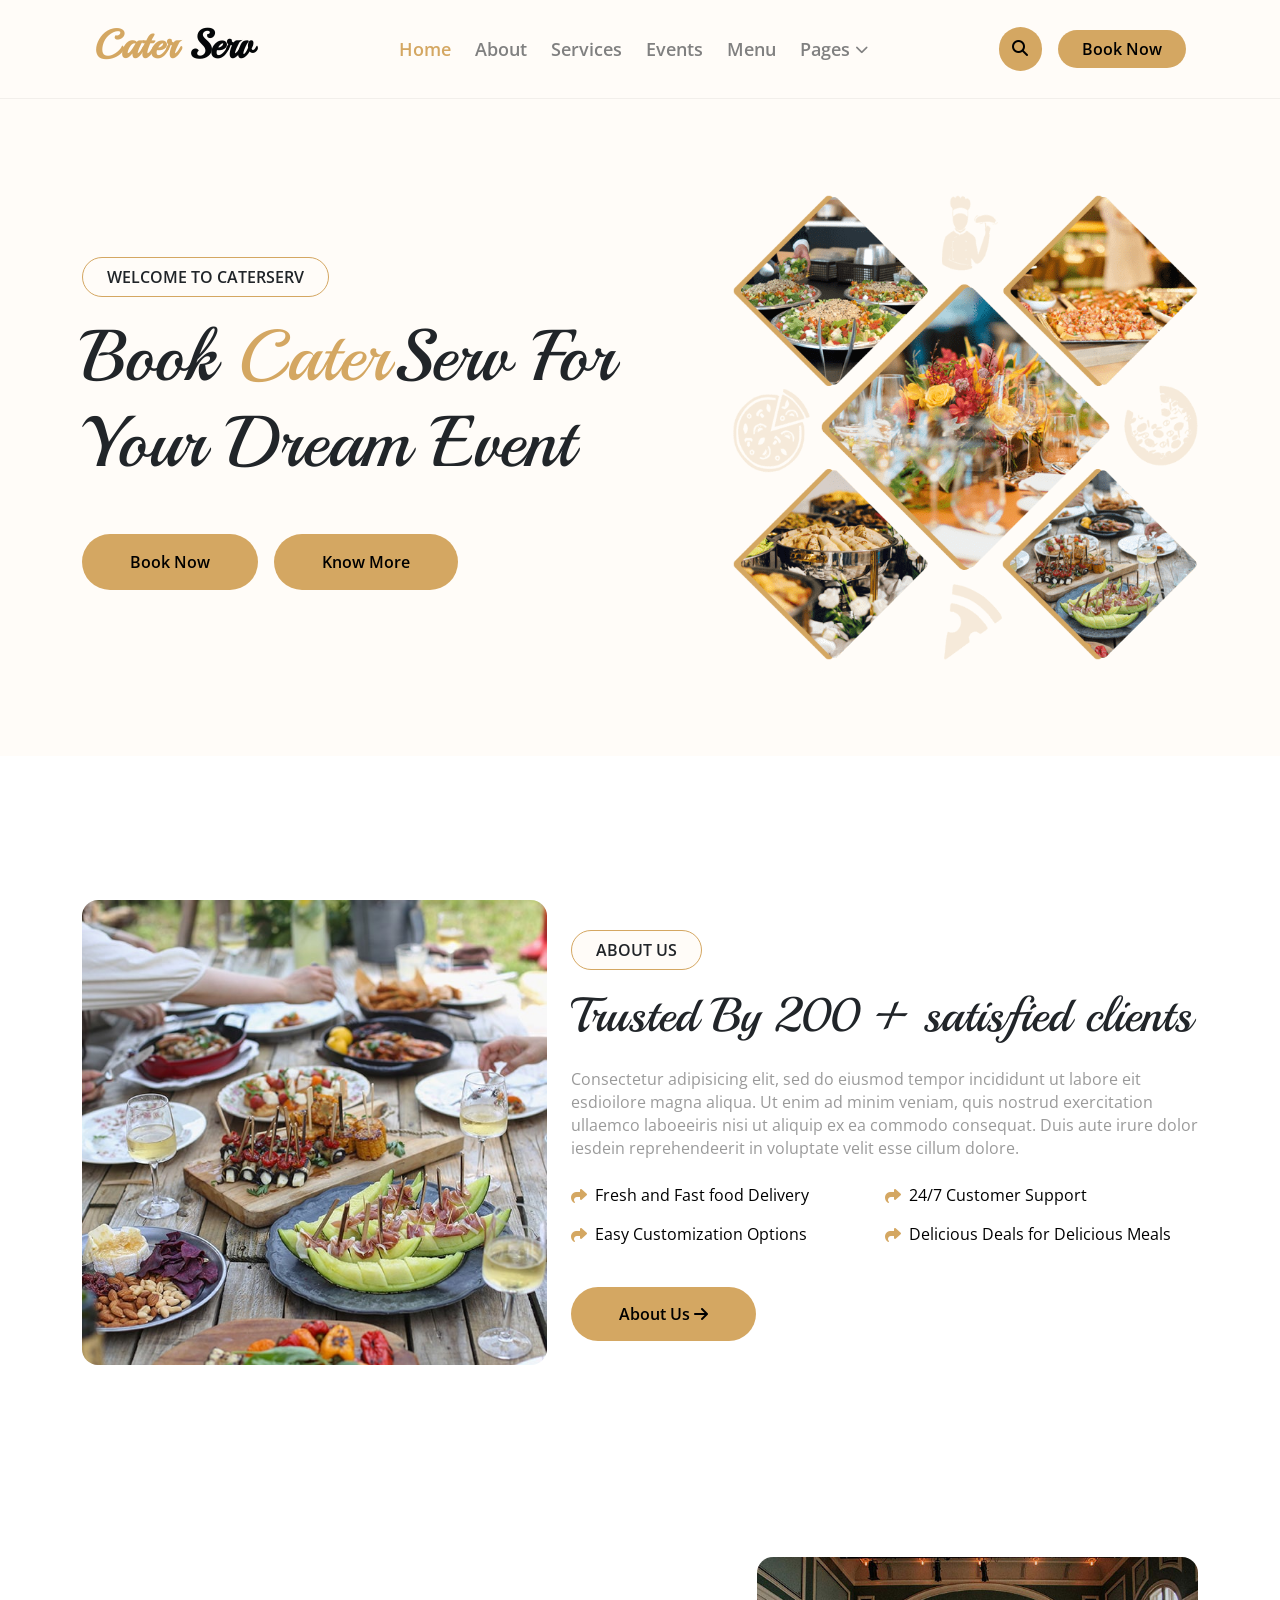
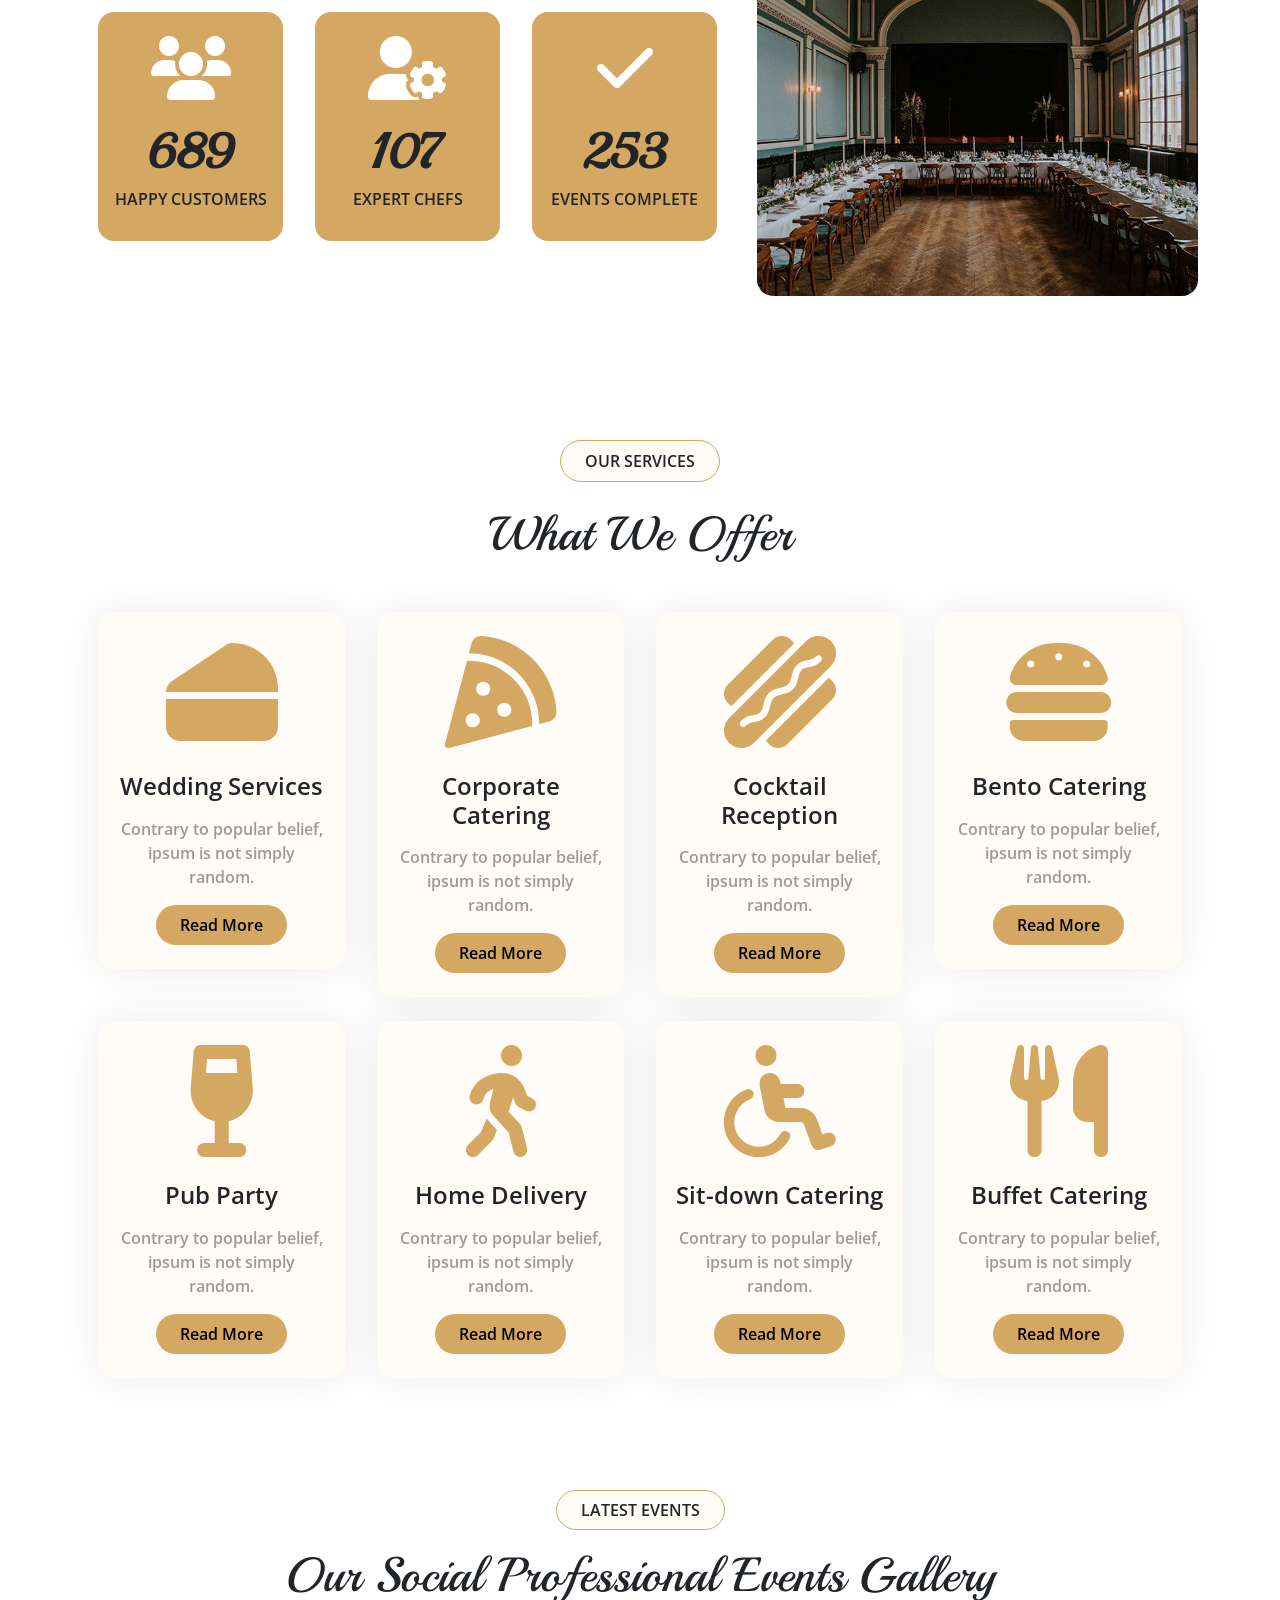
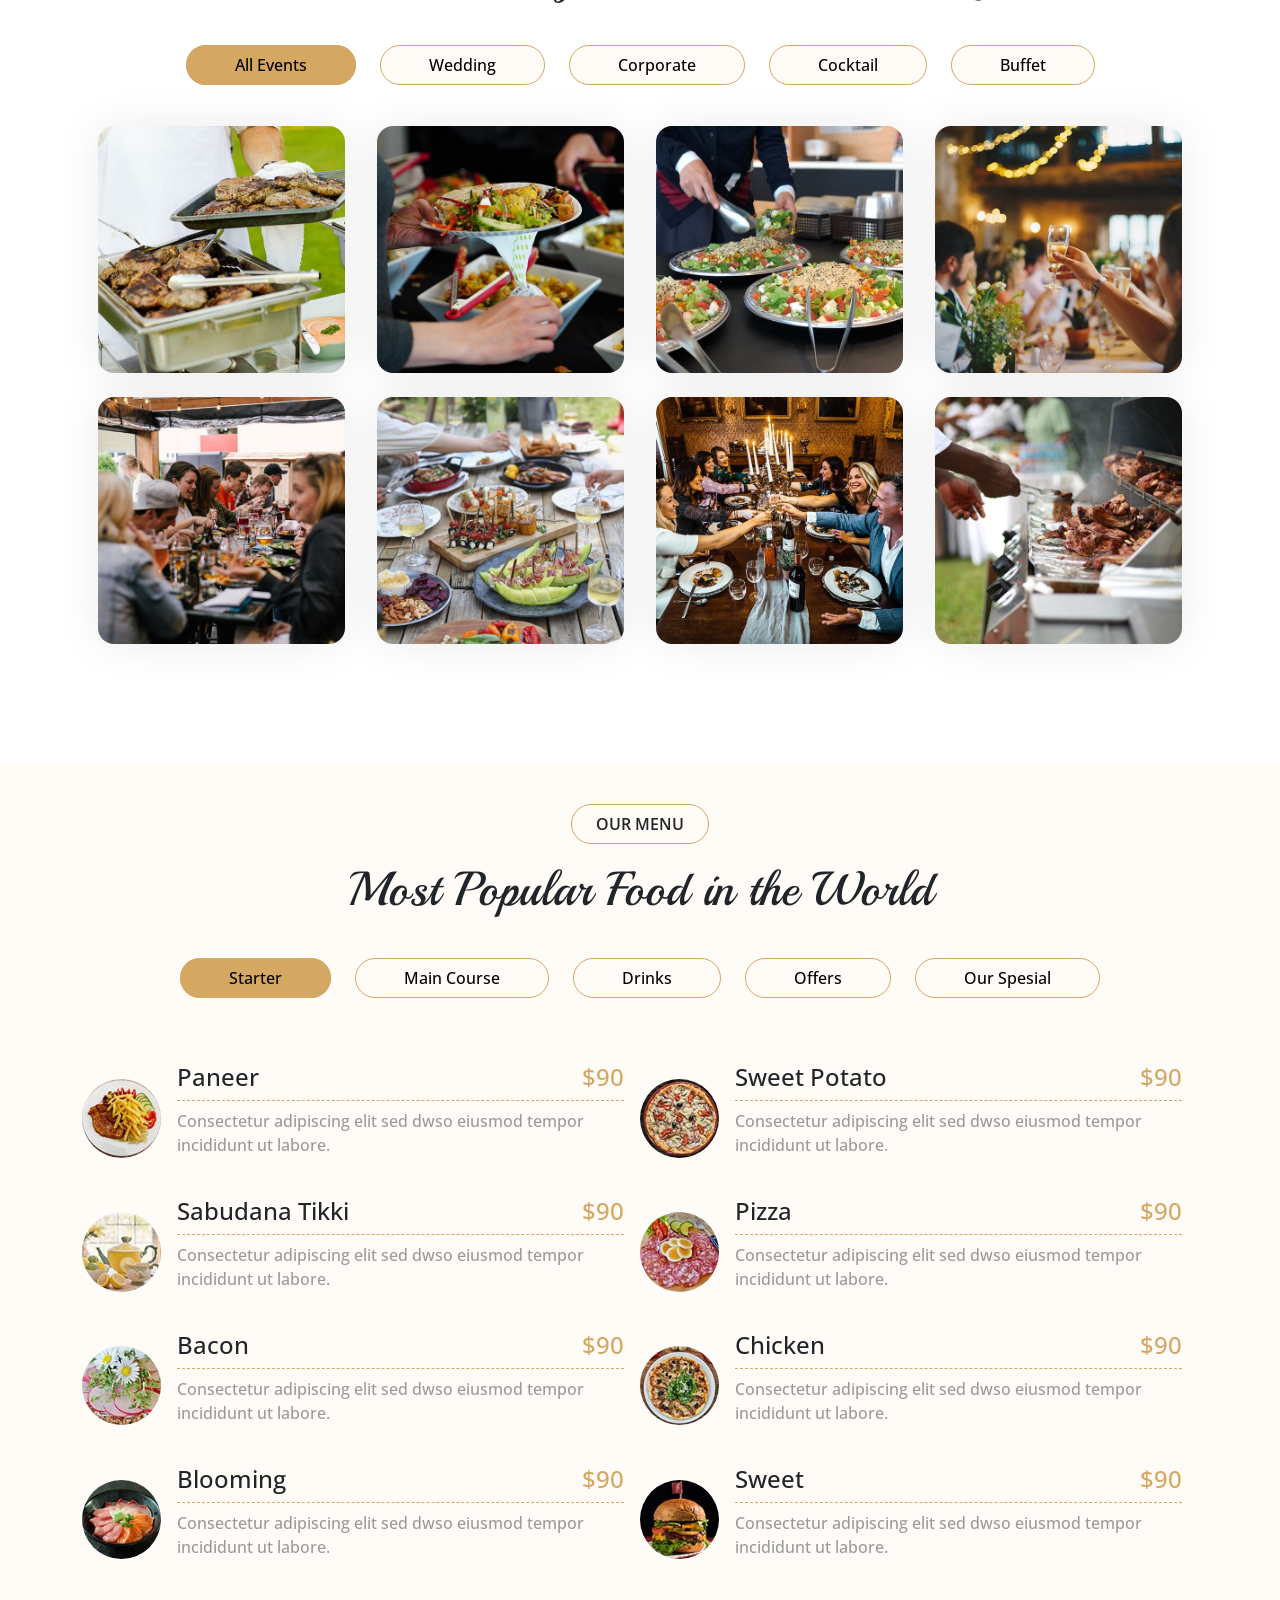
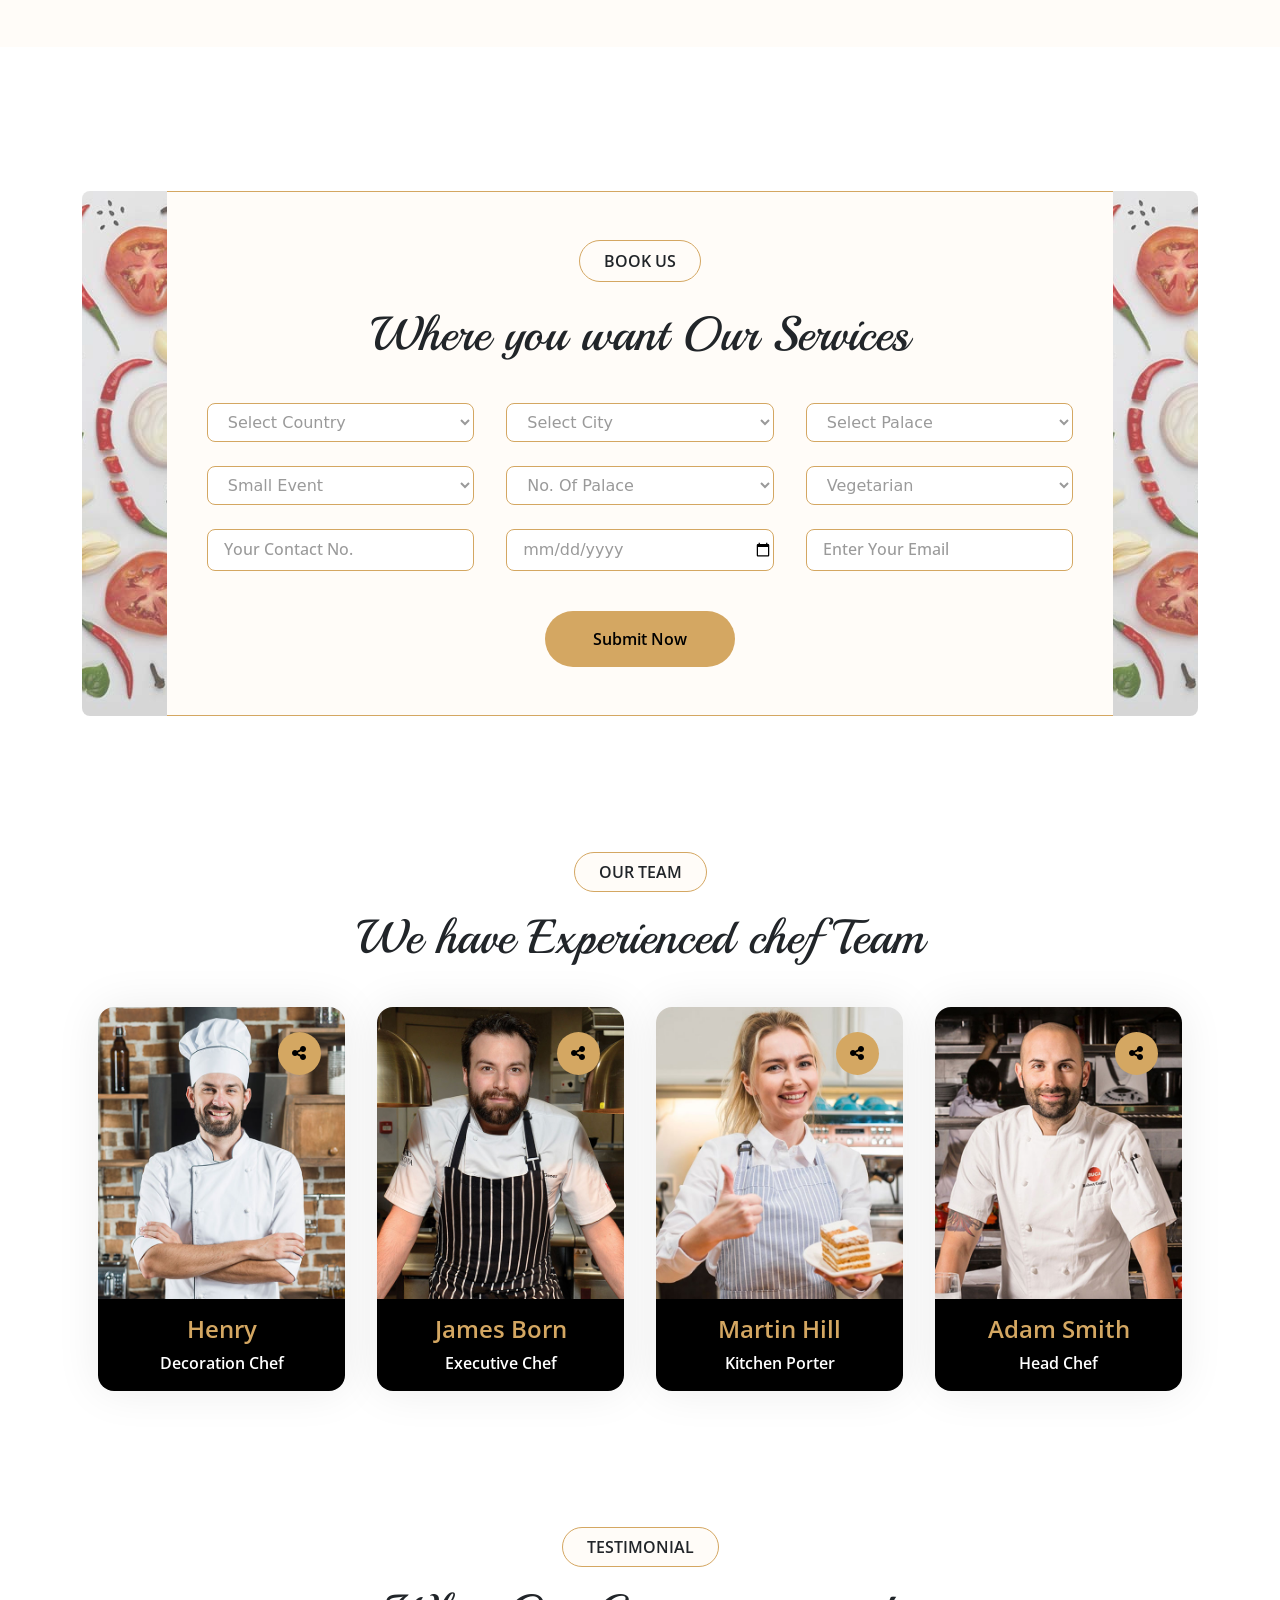
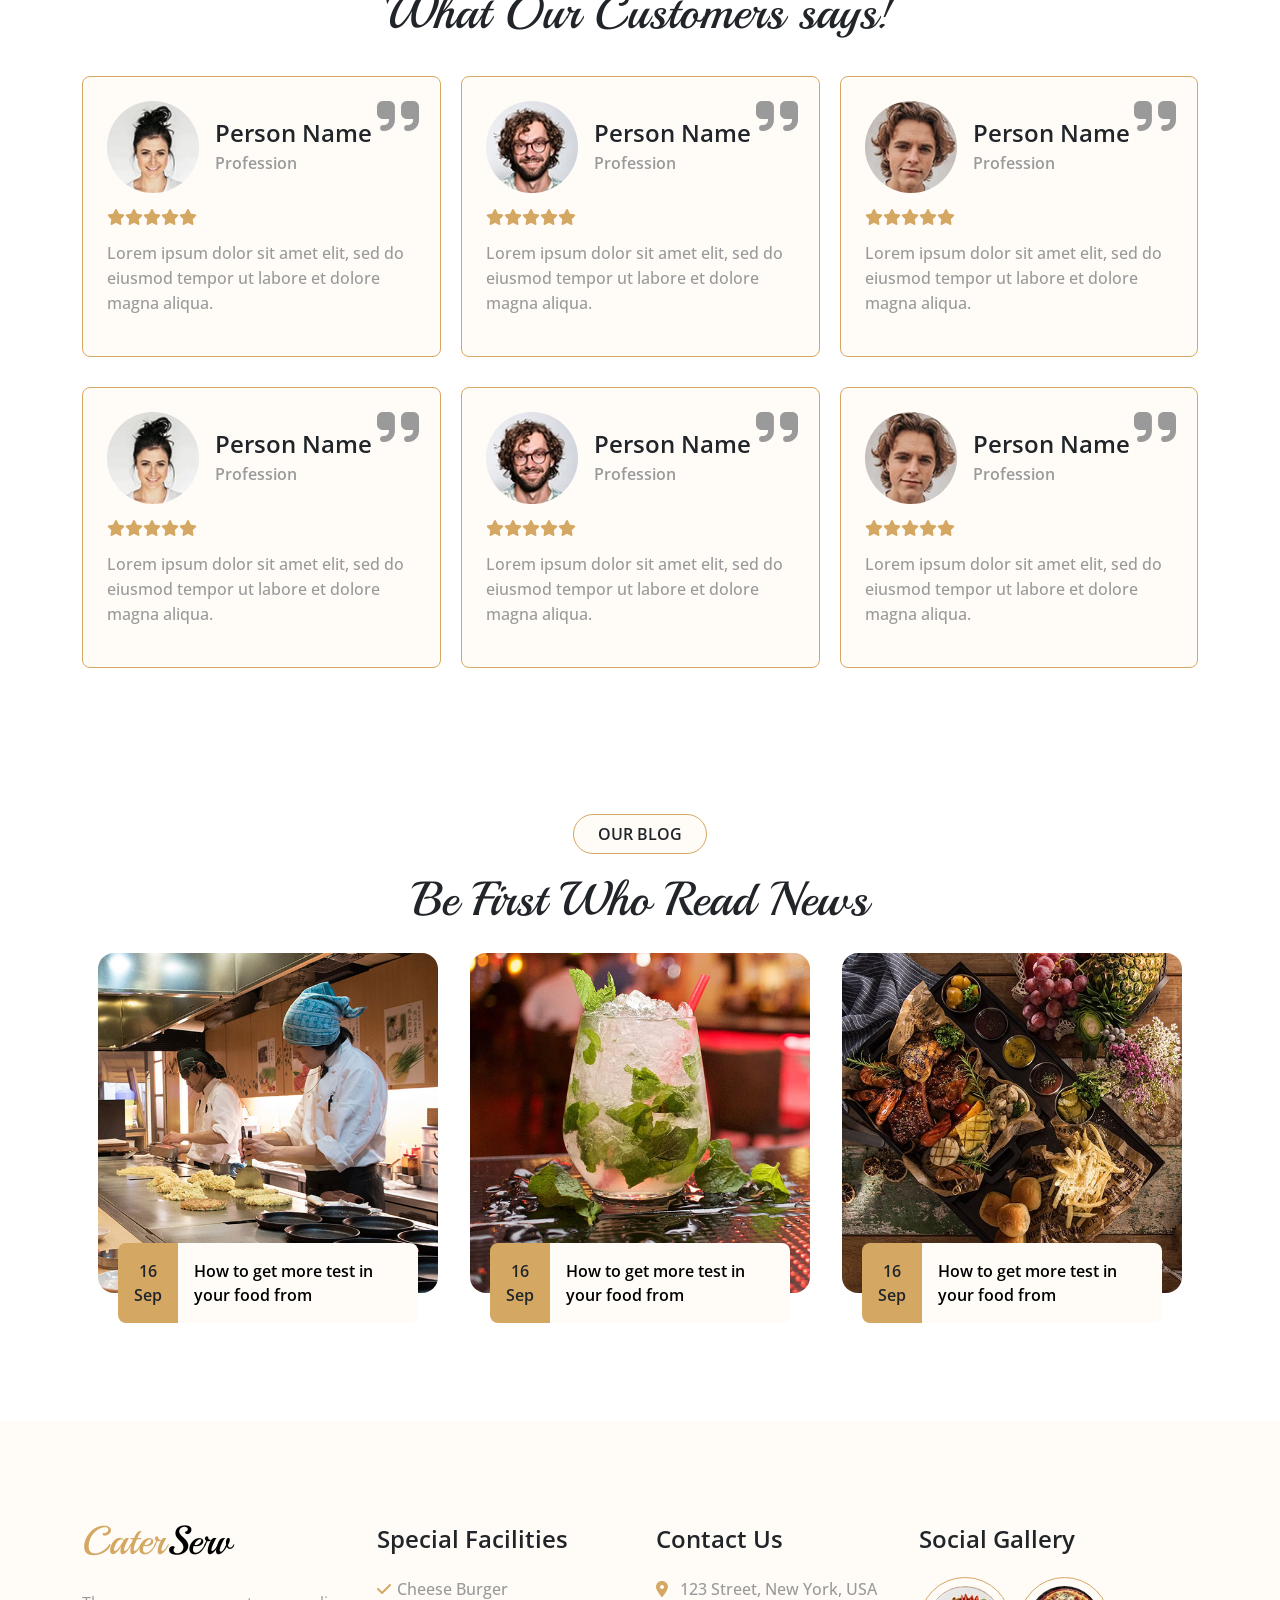
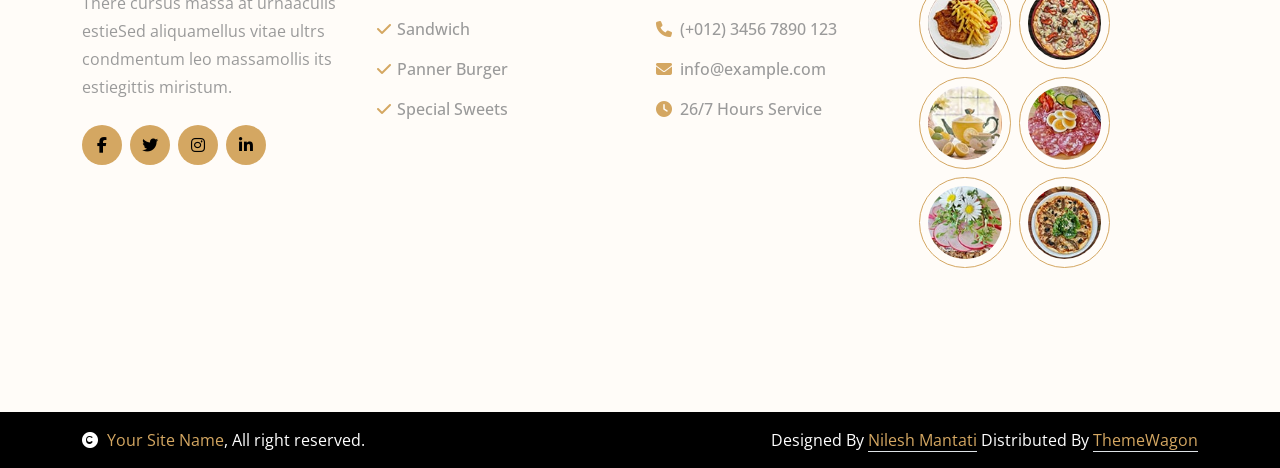
<file: index.html>
<!DOCTYPE html>
<html lang="en">

<head>
    <!-- Original Website -->
    <!-- https://themewagon.github.io/CaterServ/ -->
    <meta charset="UTF-8">
    <meta name="viewport" content="width=device-width, initial-scale=1.0">
    <title>CaterServ Website</title>

    <!-- Css Link -->
    <link rel="stylesheet" href="css/index.css">
    <link rel="stylesheet" href="css/style.css">
    <link rel="stylesheet" href="css/owl.carousel.min.css">
    <link rel="stylesheet" href="css/owl.theme.default.min.css">
    <link rel="stylesheet" href="css/animate.min.css">
    <link rel="stylesheet" href="./css/bootstrap.min.css">

    <!-- font awesome icons -->
    <link rel="stylesheet" href="css/all.min.css">

    <link rel="preconnect" href="https://fonts.googleapis.com">
    <link rel="preconnect" href="https://fonts.gstatic.com" crossorigin>
    <link href="https://fonts.googleapis.com/css2?family=Playball&display=swap" rel="stylesheet">

    <link rel="preconnect" href="https://fonts.googleapis.com">
    <link rel="preconnect" href="https://fonts.gstatic.com" crossorigin>
    <link
        href="https://fonts.googleapis.com/css2?family=Open+Sans:ital,wght@0,300..800;1,300..800&family=Playball&display=swap"
        rel="stylesheet">
</head>

<body>
    <!-- <div class="container"> -->
    <!-- Header Start -->
    <header class="bgcolor sticky-top">
        <div class="container">
            <nav class="navbar navbar-expand-lg py-3">
                <div class="container-fluid">
                    <a class="navbar-brand" href="#about">
                        <h1>Cater <span> Serv </span></h1>
                    </a>
                    <button class="navbar-toggler" type="button" data-bs-toggle="collapse"
                        data-bs-target="#navbarSupportedContent" aria-controls="navbarSupportedContent"
                        aria-expanded="false" aria-label="Toggle navigation">
                        <span class="navbar-toggler-icon"></span>
                    </button>
                    <div class="collapse navbar-collapse" id="navbarSupportedContent">
                        <ul class="navbar-nav mb-2 col mb-lg-0 justify-content-center column-gap-xl-2">
                            <li class="nav-item">
                                <a class="nav-link active" aria-current="page" style="color: #D4A762;"
                                    href="index.html">Home</a>
                            </li>
                            <li class="nav-item">
                                <a class="nav-link" href="#about">About</a>
                            </li>
                            <li class="nav-item">
                                <a class="nav-link" href="#service">Services</a>
                            </li>
                            <li class="nav-item">
                                <a class="nav-link" href="#events">Events</a>
                            </li>
                            <li class="nav-item">
                                <a class="nav-link" href="#menu">Menu</a>
                            </li>
                            <li class="nav-item">
                                <a class="nav-link" href="#">Pages <i
                                        class="fa-solid fa-chevron-down fa-xs menu_icon"></i></a>
                                <ul class="submenu py-2 ps-0 rounded-2">
                                    <li><a href="#bookus" class="py-1 ps-3">Booking</a></li>
                                    <li><a href="#blog" class="py-1 ps-3">Our Blog</a></li>
                                    <li><a href="#ourteam" class="py-1 ps-3">Our Team</a></li>
                                    <li><a href="#testimonial" class="py-1 ps-3">Testimonial</a></li>
                                    <li><a href="#" class="py-1 ps-3">404 Page</a></li>
                                </ul>
                            </li>
                            <!-- <li class="nav-item">
                                <a class="nav-link" href="#">Contact</a>
                            </li> -->
                        </ul>
                        <div class="header_button d-flex column-gap-2 column-gap-xl-3">
                            <div class="search_box">
                                <a href="#">
                                    <i class="fa-solid fa-magnifying-glass search_icon"></i>
                                </a>
                            </div>
                            <div class="book_btn">
                                <a href="#bookus" class="px-4 py-2">Book Now</a>
                            </div>
                        </div>
                    </div>
                </div>
            </nav>
        </div>
    </header>
    <!-- Header End -->

    <!-- Home Section Start -->
    <section class="bgcolor py-5">
        <div class="container">
            <div class="d-flex py-5 flex-wrap align-items-center justify-content-between row-gap-5">
                <div class="col-md-12 col-lg-6">
                    <div class="home_section_text">
                        <small class="fs-6 py-2 px-4 rounded-5">WELCOME TO CATERSERV</small>
                        <h1 class="display-2 mt-4 mb-5">Book <span> Cater</span>Serv For Your Dream Event</h1>
                        <div class="d-flex flex-wrap column-gap-3">
                            <a href="#bookus" class="py-2 px-2 py-sm-3 px-sm-5 rounded-5">Book Now</a>
                            <a href="#about" class="py-2 px-2 py-sm-3 px-sm-5 rounded-5">Know More</a>
                        </div>
                    </div>
                </div>
                <div class="home_section_img_box col-md-12 col-lg-5">
                    <img src="img/home.jpg" alt="Home Img" class="wow animate__zoomIn">
                </div>
            </div>
        </div>
    </section>
    <!-- Home Section End -->

    <!-- About Section Start -->
    <section class="py-5" id="about">
        <div class="container">
            <div class="d-flex py-5 justify-content-between flex-wrap">
                <div class="col-md-12 col-lg-5 py-5 justify-content-between">
                    <img src="img/about.jpg" alt="About Img" class="rounded-4 overflow-hidden">
                </div>
                <div class="col-md-12 col-lg py-5 d-flex align-items-center">
                    <div class="about_section_text ps-0 ps-md-4 col-12">
                        <small class="fs-6 py-2 px-4 rounded-5">ABOUT US</small>
                        <h1 class="display-5 my-4">Trusted By 200 + satisfied clients</h1>
                        <p>Consectetur adipisicing elit, sed do eiusmod tempor incididunt ut labore eit esdioilore magna
                            aliqua. Ut enim ad minim veniam,
                            quis nostrud exercitation ullaemco laboeeiris nisi ut aliquip ex ea commodo consequat. Duis
                            aute
                            irure
                            dolor iesdein reprehendeerit in voluptate velit esse cillum dolore.</p>

                        <div class="about_specs d-flex flex-wrap mb-5">
                            <div class="col-md-12 col-lg-6">
                                <div class="about_specs_box py-2 d-flex align-items-center">
                                    <i class="fa-solid fa-share about_specs_icon me-2"></i>
                                    <p class="mb-0">Fresh and Fast food Delivery</p>
                                </div>
                            </div>
                            <div class="col-md-12 col-lg-6">
                                <div class="about_specs_box py-2 d-flex align-items-center">
                                    <i class="fa-solid fa-share about_specs_icon me-2"></i>
                                    <p class="mb-0">24/7 Customer Support</p>
                                </div>
                            </div>
                            <div class="col-md-12 col-lg-6">
                                <div class="about_specs_box py-2 d-flex align-items-center">
                                    <i class="fa-solid fa-share about_specs_icon me-2"></i>
                                    <p class="mb-0">Easy Customization Options</p>
                                </div>
                            </div>
                            <div class="col-md-12 col-lg-6">
                                <div class="about_specs_box py-2 d-flex align-items-center">
                                    <i class="fa-solid fa-share about_specs_icon me-2"></i>
                                    <p class="mb-0">Delicious Deals for Delicious Meals</p>
                                </div>
                            </div>
                        </div>
                        <a href="#about" class="py-3 px-5 rounded-5">About Us
                            <i class="fa-solid fa-arrow-right about_icon"></i>
                        </a>
                    </div>
                </div>
            </div>
        </div>
    </section>
    <!-- About Section End -->

    <!-- Fact Section Start -->
    <section class="pb-5" id="fact">
        <div class="container">
            <div class="d-flex flex-wrap gap-4 py-5">
                <div class="fact_section_left col-md-12 col-lg-7 d-flex align-items-center flex-wrap row-gap-4">
                    <div class="col-12 col-md-4 px-3">
                        <div
                            class="fact_section_box py-4 d-flex flex-column align-items-center justify-content-center rounded-4">
                            <i class="fa-solid fa-users fa-4x fact_icon"></i>
                            <h1 class="display-5 mt-4">689</h1>
                            <h6 class="fs-6">Happy Customers</h6>
                        </div>
                    </div>
                    <div class="col-12 col-md-4 px-3">
                        <div
                            class="fact_section_box py-4 d-flex flex-column align-items-center justify-content-center rounded-4">
                            <i class="fa-solid fa-user-gear fa-4x fact_icon"></i>
                            <h1 class="display-5 mt-4">107</h1>
                            <h6 class="fs-6">expert chefs</h6>
                        </div>
                    </div>
                    <div class="col-12 col-md-4 px-3">
                        <div
                            class="fact_section_box py-4 d-flex flex-column align-items-center justify-content-center rounded-4">
                            <i class="fa-solid fa-check fa-4x fact_icon"></i>
                            <h1 class="display-5 mt-4">253</h1>
                            <h6 class="fs-6">Events Complete</h6>
                        </div>
                    </div>
                </div>
                <div class="fact_section_img_box col-md-12 col-lg">
                    <img src="img/fact.jpg" alt="Fact Img" class="rounded-4 overflow-hidden">
                </div>
            </div>
        </div>
    </section>
    <!-- Fact Section End -->

    <!-- Our Services Section Start -->
    <section id="service">
        <div class="container">
            <div class="d-flex flex-column py-5">
                <div class="our_services_section_text d-flex flex-column">
                    <small class="fs-6 py-2 px-4 rounded-5">Our Services</small>
                    <h1 class="display-5 my-4">What We Offer</h1>
                </div>
                <div class="d-flex flex-wrap py-4 row-gap-4">
                    <div class="col-12 col-md-6 col-lg-3 px-3">
                        <div class="our_services_section_box px-3 py-4 d-flex flex-column align-items-center rounded-4">
                            <i class="fa-solid fa-cheese fa-7x service_icon"></i>
                            <h4 class="mt-4 mb-3">Wedding Services</h4>
                            <p>Contrary to popular belief, ipsum is not simply random.</p>
                            <a href="#" class="py-2 px-4 rounded-5">Read More</a>
                            <div class="our_services_section_box_color rounded-4"></div>
                        </div>
                    </div>
                    <div class="col-12 col-md-6 col-lg-3 px-3">
                        <div class="our_services_section_box px-3 py-4 d-flex flex-column align-items-center rounded-4">
                            <i class="fa-solid fa-pizza-slice fa-7x service_icon"></i>
                            <h4 class="mt-4 mb-3">Corporate Catering</h4>
                            <p>Contrary to popular belief, ipsum is not simply random.</p>
                            <a href="#" class="py-2 px-4 rounded-5">Read More</a>
                            <div class="our_services_section_box_color rounded-4"></div>
                        </div>
                    </div>
                    <div class="col-12 col-md-6 col-lg-3 px-3">
                        <div class="our_services_section_box px-3 py-4 d-flex flex-column align-items-center rounded-4">
                            <i class="fa-solid fa-hotdog fa-7x service_icon"></i>
                            <h4 class="mt-4 mb-3">Cocktail Reception</h4>
                            <p>Contrary to popular belief, ipsum is not simply random.</p>
                            <a href="#" class="py-2 px-4 rounded-5">Read More</a>
                            <div class="our_services_section_box_color rounded-4"></div>
                        </div>
                    </div>
                    <div class="col-12 col-md-6 col-lg-3 px-3">
                        <div class="our_services_section_box px-3 py-4 d-flex flex-column align-items-center rounded-4">
                            <i class="fa-solid fa-burger fa-7x service_icon"></i>
                            <h4 class="mt-4 mb-3">Bento Catering</h4>
                            <p>Contrary to popular belief, ipsum is not simply random.</p>
                            <a href="#" class="py-2 px-4 rounded-5">Read More</a>
                            <div class="our_services_section_box_color rounded-4"></div>
                        </div>
                    </div>
                    <div class="col-12 col-md-6 col-lg-3 px-3">
                        <div class="our_services_section_box px-3 py-4 d-flex flex-column align-items-center rounded-4">
                            <i class="fa-solid fa-wine-glass fa-7x service_icon"></i>
                            <h4 class="mt-4 mb-3">Pub Party</h4>
                            <p>Contrary to popular belief, ipsum is not simply random.</p>
                            <a href="#" class="py-2 px-4 rounded-5">Read More</a>
                            <div class="our_services_section_box_color rounded-4"></div>
                        </div>
                    </div>
                    <div class="col-12 col-md-6 col-lg-3 px-3">
                        <div class="our_services_section_box px-3 py-4 d-flex flex-column align-items-center rounded-4">
                            <i class="fa-solid fa-person-walking fa-7x service_icon"></i>
                            <h4 class="mt-4 mb-3">Home Delivery</h4>
                            <p>Contrary to popular belief, ipsum is not simply random.</p>
                            <a href="#" class="py-2 px-4 rounded-5">Read More</a>
                            <div class="our_services_section_box_color rounded-4"></div>
                        </div>
                    </div>
                    <div class="col-12 col-md-6 col-lg-3 px-3">
                        <div class="our_services_section_box px-3 py-4 d-flex flex-column align-items-center rounded-4">
                            <i class="fa-solid fa-wheelchair fa-7x service_icon"></i>
                            <h4 class="mt-4 mb-3">Sit-down Catering</h4>
                            <p>Contrary to popular belief, ipsum is not simply random.</p>
                            <a href="#" class="py-2 px-4 rounded-5">Read More</a>
                            <div class="our_services_section_box_color rounded-4"></div>
                        </div>
                    </div>
                    <div class="col-12 col-md-6 col-lg-3 px-3">
                        <div class="our_services_section_box px-3 py-4 d-flex flex-column align-items-center rounded-4">
                            <i class="fa-solid fa-utensils fa-7x service_icon"></i>
                            <h4 class="mt-4 mb-3">Buffet Catering</h4>
                            <p>Contrary to popular belief, ipsum is not simply random.</p>
                            <a href="#" class="py-2 px-4 rounded-5">Read More</a>
                            <div class="our_services_section_box_color rounded-4"></div>
                        </div>
                    </div>
                </div>
            </div>
        </div>
    </section>
    <!-- Our Services Section End -->

    <!-- Events Section Start -->
    <section class="pb-5" id="events">
        <div class="container">
            <div class="py-5 d-flex flex-column">
                <div>
                    <div class="events_section_text text-center">
                        <small class="fs-6 py-2 px-4 rounded-5">latest events</small>
                        <h1 class="display-5 my-4">Our Social Professional Events Gallery</h1>
                    </div>
                </div>
                <div class="events_section_main d-flex flex-column py-4 flex-wrap">
                    <div class="events_section_main_type d-flex justify-content-center pb-5">
                        <ul class="mb-0 ps-0 d-flex justify-content-center gap-4 flex-wrap">
                            <li><a href="#" class="fs-6 py-2 px-5 rounded-5"
                                    style="color: black; background-color: #D4A762;">All Events</a></li>
                            <li><a href="#" class="fs-6 py-2 px-5 rounded-5">Wedding</a></li>
                            <li><a href="#" class="fs-6 py-2 px-5 rounded-5">Corporate</a></li>
                            <li><a href="#" class="fs-6 py-2 px-5 rounded-5">Cocktail</a></li>
                            <li><a href="#" class="fs-6 py-2 px-5 rounded-5">Buffet</a></li>
                        </ul>
                    </div>
                    <div class="d-flex flex-wrap row-gap-4">
                        <div class="col-12 col-md-6 col-lg-3 px-3">
                            <div class="events_section_box overflow-hidden rounded-4">
                                <img src="img/event_1.jpg" alt="Event Img">
                                <div class="events_section_box_text p-4">
                                    <h4 class="me-auto">Wedding</h4>
                                    <!-- <a href="#" class="w-100 h-100">
                                        <i class="fa-solid fa-magnifying-glass-plus fa-2xl mt-auto"
                                            style="color: black;"></i>
                                    </a> -->
                                </div>
                            </div>
                        </div>
                        <div class="col-12 col-md-6 col-lg-3 px-3">
                            <div class="events_section_box overflow-hidden rounded-4">
                                <img src="img/event_2.jpg" alt="Event Img">
                                <div class="events_section_box_text p-4">
                                    <h4 class="me-auto">Corporate</h4>
                                    <!-- <a href="#" class="w-100 h-100">
                                        <i class="fa-solid fa-magnifying-glass-plus fa-2xl mt-auto"
                                            style="color: black;"></i>
                                    </a> -->
                                </div>
                            </div>
                        </div>
                        <div class="col-12 col-md-6 col-lg-3 px-3">
                            <div class="events_section_box overflow-hidden rounded-4">
                                <img src="img/event_3.jpg" alt="Event Img">
                                <div class="events_section_box_text p-4">
                                    <h4 class="me-auto">Wedding</h4>
                                    <!-- <a href="#" class="w-100 h-100">
                                        <i class="fa-solid fa-magnifying-glass-plus fa-2xl mt-auto"
                                            style="color: black;"></i>
                                    </a> -->
                                </div>
                            </div>
                        </div>
                        <div class="col-12 col-md-6 col-lg-3 px-3">
                            <div class="events_section_box overflow-hidden rounded-4">
                                <img src="img/event_4.jpg" alt="Event Img">
                                <div class="events_section_box_text p-4">
                                    <h4 class="me-auto">Buffet</h4>
                                    <!-- <a href="#" class="w-100 h-100">
                                        <i class="fa-solid fa-magnifying-glass-plus fa-2xl mt-auto"
                                            style="color: black;"></i>
                                    </a> -->
                                </div>
                            </div>
                        </div>
                        <div class="col-12 col-md-6 col-lg-3 px-3">
                            <div class="events_section_box overflow-hidden rounded-4">
                                <img src="./img/event_5.jpg" alt="Event Img">
                                <div class="events_section_box_text p-4">
                                    <h4 class="me-auto">Cocktail</h4>
                                    <!-- <a href="#" class="w-100 h-100">
                                        <i class="fa-solid fa-magnifying-glass-plus fa-2xl mt-auto"
                                            style="color: black;"></i>
                                    </a> -->
                                </div>
                            </div>
                        </div>
                        <div class="col-12 col-md-6 col-lg-3 px-3">
                            <div class="events_section_box overflow-hidden rounded-4">
                                <img src="img/event_6.jpg" alt="Event Img">
                                <div class="events_section_box_text p-4">
                                    <h4 class="me-auto">Wedding</h4>
                                    <!-- <a href="#" class="w-100 h-100">
                                        <i class="fa-solid fa-m mt-autoagnifying-glass-plus fa-2xl"
                                            style="color: black;"></i>
                                    </a> -->
                                </div>
                            </div>
                        </div>
                        <div class="col-12 col-md-6 col-lg-3 px-3">
                            <div class="events_section_box overflow-hidden rounded-4">
                                <img src="img/event_7.jpg" alt="Event Img">
                                <div class="events_section_box_text p-4">
                                    <h4 class="me-auto">Buffet</h4>
                                    <!-- <a href="#" class="w-100 h-100">
                                        <i class="fa-solid fa-m mt-autoagnifying-glass-plus fa-2xl"
                                            style="color: black;"></i>
                                    </a> -->
                                </div>
                            </div>
                        </div>
                        <div class="col-12 col-md-6 col-lg-3 px-3">
                            <div class="events_section_box overflow-hidden rounded-4">
                                <img src="img/event_8.jpg" alt="Event Img">
                                <div class="events_section_box_text p-4">
                                    <h4 class="me-auto">Corporate</h4>
                                    <!-- <a href="#" class="w-100 h-100">
                                        <i class="fa-solid fa-m mt-autoagnifying-glass-plus fa-2xl"
                                            style="color: black;"></i>
                                    </a> -->
                                </div>
                            </div>
                        </div>
                    </div>
                </div>
            </div>
        </div>
    </section>
    <!-- Events Section End -->

    <!-- Our Menu Section Start -->
    <section class="bgcolor py-5" id="menu">
        <div class="container">
            <div class="d-flex flex-column">
                <div class="our_menu_section_text text-center">
                    <small class="fs-6 py-2 px-4 rounded-5">our menu</small>
                    <h1 class="display-5 my-4">Most Popular Food in the World</h1>
                </div>
                <div class="our_menu_section_main d-flex flex-column py-4 flex-wrap">
                    <div class="our_menu_section__main_type d-flex justify-content-center pb-5">
                        <ul class="mb-0 ps-0 d-flex justify-content-center gap-4 flex-wrap">
                            <li><a href="#" class="fs-6 py-2 px-5 rounded-5"
                                    style="color: black; background-color: #D4A762;">Starter</a></li>
                            <li><a href="#" class="fs-6 py-2 px-5 rounded-5">Main Course</a></li>
                            <li><a href="#" class="fs-6 py-2 px-5 rounded-5">Drinks</a></li>
                            <li><a href="#" class="fs-6 py-2 px-5 rounded-5">Offers</a></li>
                            <li><a href="#" class="fs-6 py-2 px-5 rounded-5">Our Spesial</a></li>
                        </ul>
                    </div>
                    <div class="our_menu_section_boxs d-flex flex-wrap pt-4 row-gap-4">
                        <div class="col-12 col-lg-6">
                            <div class="our_menu_section_box d-flex align-items-center column-gap-3">
                                <div class="our_menu_section_box_img_box">
                                    <img src="img/menu_1.jpg" alt="Not Found" class="rounded-circle">
                                </div>
                                <div class="our_menu_section_box_text pe-3">
                                    <div class="name_price d-flex justify-content-between">
                                        <h4>Paneer</h4>
                                        <h4><span>$90</span></h4>
                                    </div>
                                    <p class="mt-2">Consectetur adipiscing elit sed dwso eiusmod tempor incididunt ut
                                        labore.</p>
                                </div>
                            </div>
                        </div>
                        <div class=" col-12 col-lg-6">
                            <div class="our_menu_section_box d-flex align-items-center column-gap-3">
                                <div class="our_menu_section_box_img_box">
                                    <img src="img/menu_2.jpg" alt="Not Found" class="rounded-circle">
                                </div>
                                <div class="our_menu_section_box_text pe-3">
                                    <div class="name_price d-flex justify-content-between">
                                        <h4>Sweet Potato</h4>
                                        <h4><span>$90</span></h4>
                                    </div>
                                    <p class="mt-2">Consectetur adipiscing elit sed dwso eiusmod tempor incididunt ut
                                        labore.
                                    </p>
                                </div>
                            </div>
                        </div>
                        <div class="col-12 col-lg-6">
                            <div class="our_menu_section_box d-flex align-items-center column-gap-3">
                                <div class="our_menu_section_box_img_box">
                                    <img src="img/menu_3.jpg" alt="Not Found" class="rounded-circle">
                                </div>
                                <div class="our_menu_section_box_text pe-3">
                                    <div class="name_price d-flex justify-content-between">
                                        <h4>Sabudana Tikki</h4>
                                        <h4><span>$90</span></h4>
                                    </div>
                                    <p class="mt-2">Consectetur adipiscing elit sed dwso eiusmod tempor incididunt ut
                                        labore.
                                    </p>
                                </div>
                            </div>
                        </div>
                        <div class="col-12 col-lg-6">
                            <div class="our_menu_section_box d-flex align-items-center column-gap-3">
                                <div class="our_menu_section_box_img_box">
                                    <img src="img/menu_4.jpg" alt="Not Found" class="rounded-circle">
                                </div>
                                <div class="our_menu_section_box_text pe-3">
                                    <div class="name_price d-flex justify-content-between">
                                        <h4>Pizza</h4>
                                        <h4><span>$90</span></h4>
                                    </div>
                                    <p class="mt-2">Consectetur adipiscing elit sed dwso eiusmod tempor incididunt ut
                                        labore.
                                    </p>
                                </div>
                            </div>
                        </div>
                        <div class="col-12 col-lg-6">
                            <div class="our_menu_section_box d-flex align-items-center column-gap-3">
                                <div class="our_menu_section_box_img_box">
                                    <img src="img/menu_5.jpg" alt="Not Found" class="rounded-circle">
                                </div>
                                <div class="our_menu_section_box_text pe-3">
                                    <div class="name_price d-flex justify-content-between">
                                        <h4>Bacon</h4>
                                        <h4><span>$90</span></h4>
                                    </div>
                                    <p class="mt-2">Consectetur adipiscing elit sed dwso eiusmod tempor incididunt ut
                                        labore.
                                    </p>
                                </div>
                            </div>
                        </div>
                        <div class="col-12 col-lg-6">
                            <div class="our_menu_section_box d-flex align-items-center column-gap-3">
                                <div class="our_menu_section_box_img_box">
                                    <img src="img/menu_6.jpg" alt="Not Found" class="rounded-circle">
                                </div>
                                <div class="our_menu_section_box_text pe-3">
                                    <div class="name_price d-flex justify-content-between">
                                        <h4>Chicken</h4>
                                        <h4><span>$90</span></h4>
                                    </div>
                                    <p class="mt-2">Consectetur adipiscing elit sed dwso eiusmod tempor incididunt ut
                                        labore.
                                    </p>
                                </div>
                            </div>
                        </div>
                        <div class="col-12 col-lg-6">
                            <div class="our_menu_section_box d-flex align-items-center column-gap-3">
                                <div class="our_menu_section_box_img_box">
                                    <img src="img/menu_7.jpg" alt="Not Found" class="rounded-circle">
                                </div>
                                <div class="our_menu_section_box_text pe-3">
                                    <div class="name_price d-flex justify-content-between">
                                        <h4>Blooming</h4>
                                        <h4><span>$90</span></h4>
                                    </div>
                                    <p class="mt-2">Consectetur adipiscing elit sed dwso eiusmod tempor incididunt ut
                                        labore.
                                    </p>
                                </div>
                            </div>
                        </div>
                        <div class="col-12 col-lg-6">
                            <div class="our_menu_section_box d-flex align-items-center column-gap-3">
                                <div class="our_menu_section_box_img_box">
                                    <img src="img/menu_8.jpg" alt="Not Found" class="rounded-circle">
                                </div>
                                <div class="our_menu_section_box_text pe-3">
                                    <div class="name_price d-flex justify-content-between">
                                        <h4>Sweet</h4>
                                        <h4><span>$90</span></h4>
                                    </div>
                                    <p class="mt-2">Consectetur adipiscing elit sed dwso eiusmod tempor incididunt ut
                                        labore.
                                    </p>
                                </div>
                            </div>
                        </div>
                    </div>
                </div>
            </div>
        </div>
    </section>
    <!-- Our Menu Section End -->

    <!-- Book Us Section Start -->
    <section class="py-5 my-5" id="bookus">
        <div class="container">
            <div class="book_us_section d-flex py-5">
                <div class="book_us_section_col_1">
                    <img src="img/book_us_img.jpg" alt="Book us">
                </div>
                <div class="book_us_section_col_2 py-5 px-4">
                    <div class="book_us_section_col_2_text d-flex flex-column">
                        <small class="fs-6 py-2 px-4 rounded-5">Book Us</small>
                        <h1 class="display-5 my-4">Where you want Our Services</h1>
                    </div>
                    <div class="book_us_section_col_2_boxs d-flex flex-wrap row-gap-4 mt-3">
                        <div class="col-12 col-sm-6 col-md-6 col-lg-4">
                            <div class="book_us_section_box px-3">
                                <select name="select country" class="col-12 ps-3 py-2 rounded-3">
                                    <option selected>Select Country</option>
                                    <option value="1">Ubook_us_sectionSA</option>
                                    <option value="2">UK</option>
                                    <option value="3">India</option>
                                </select>
                            </div>
                        </div>
                        <div class="col-12 col-sm-6 col-md-6 col-lg-4">
                            <div class="book_us_section_box px-3">
                                <select name="select city" class="col-12 ps-3 py-2 rounded-3">
                                    <option selected>Select City</option>
                                    <option value="1">Depend On Country</option>
                                    <option value="2">UK</option>
                                    <option value="3">India</option>
                                </select>
                            </div>
                        </div>
                        <div class="col-12 col-sm-6 col-md-6 col-lg-4">
                            <div class="book_us_section_box px-3">
                                <select name="select Palace" class="col-12 ps-3 py-2 rounded-3">
                                    <option selected>Select Palace</option>
                                    <option value="1">Depend On Country</option>
                                    <option value="2">UK</option>
                                    <option value="3">India</option>
                                </select>
                            </div>
                        </div>
                        <div class="col-12 col-sm-6 col-md-6 col-lg-4">
                            <div class="book_us_section_box px-3">
                                <select name="small event" class="col-12 ps-3 py-2 rounded-3">
                                    <option selected>Small Event</option>
                                    <option value="1">Event Type</option>
                                    <option value="2">Big Event</option>
                                    <option value="3">Small Event</option>
                                </select>
                            </div>
                        </div>
                        <div class="col-12 col-sm-6 col-md-6 col-lg-4">
                            <div class="book_us_section_box px-3">
                                <select name="no. of palace" class="col-12 ps-3 py-2 rounded-3">
                                    <option selected>No. Of Palace</option>
                                    <option value="1">100 200</option>
                                    <option value="2">300 400</option>
                                    <option value="1">500 600</option>
                                    <option value="2">700 800</option>
                                    <option value="1">900 1000</option>
                                    <option value="2">1000+</option>
                                </select>
                            </div>
                        </div>
                        <div class="col-12 col-sm-6 col-md-6 col-lg-4">
                            <div class="book_us_section_box px-3">
                                <select name="small event" class="col-12 ps-3 py-2 rounded-3">
                                    <option selected>Vegetarian</option>
                                    <option value="1">Vegetarian</option>
                                    <option value="2">Non Vegetarian</option>
                                </select>
                            </div>
                        </div>
                        <div class="col-12 col-sm-6 col-md-6 col-lg-4">
                            <div class="book_us_section_box px-3">
                                <input type="tel" placeholder="Your Contact No." class="col-12 ps-3 py-2 rounded-3">
                            </div>
                        </div>
                        <div class="col-12 col-sm-6 col-md-6 col-lg-4">
                            <div class="book_us_section_box px-3">
                                <input type="date" placeholder="Select Date" class="col-12 ps-3 py-2 rounded-3">
                            </div>
                        </div>
                        <div class="col-12 col-sm-6 col-md-6 col-lg-4">
                            <div class="book_us_section_box px-3">
                                <input type="email" placeholder="Enter Your Email" class="col-12 ps-3 py-2 rounded-3">
                            </div>
                        </div>
                        <div class="col-12 mt-3">
                            <div class="d-flex justify-content-center">
                                <button class="py-3 px-5 rounded-5">Submit Now</button>
                            </div>
                        </div>
                    </div>
                </div>
                <div class="book_us_section_col_3">
                    <img src="img/book_us_img.jpg" alt="Book us">
                </div>
            </div>
        </div>
    </section>
    <!-- Book Us Section End -->

    <!-- Our Team Section Start -->
    <section id="ourteam">
        <div class="container">
            <div class="our_team_section d-flex flex-column">
                <div class="our_team_section_text text-center">
                    <small class="fs-6 py-2 px-4 rounded-5">our team</small>
                    <h1 class="display-5 my-4">We have Experienced chef Team</h1>
                </div>
                <div class="our_team_section_main d-flex mt-3 flex-wrap row-gap-3">
                    <div class="col-12 col-md-6 col-lg-3 px-3">
                        <div class="our_team_section_box rounded-4 overflow-hidden">
                            <div class="our_team_section_img_box position-relative">
                                <img src="img/team_1.jpg" alt="Team Img">
                                <div class="our_team_section_team_icons d-flex flex-column row-gap-2">
                                    <a href="#" class="share d-flex">
                                        <i class="fa-solid fa-share-nodes fa-xm team_icon"></i>
                                    </a>
                                    <a href="#" class="share_link d-flex">
                                        <i class="fa-brands fa-facebook-f fa-xm team_icon"></i>
                                    </a>
                                    <a href="#" class="share_link d-flex">
                                        <i class="fa-brands fa-twitter fa-xm team_icon"></i>
                                    </a>
                                    <a href="#" class="share_link d-flex">
                                        <i class="fa-brands fa-instagram fa-xm team_icon"></i>
                                    </a>
                                </div>
                            </div>
                            <div class="our_team_section_box_text pt-3 d-flex flex-column">
                                <h4>Henry</h4>
                                <p>Decoration Chef</p>
                            </div>
                        </div>
                    </div>
                    <div class="col-12 col-md-6 col-lg-3 px-3">
                        <div class="our_team_section_box rounded-4 overflow-hidden">
                            <div class="our_team_section_img_box position-relative">
                                <img src="img/team_2.jpg" alt="Team Img">
                                <div class="our_team_section_team_icons d-flex flex-column row-gap-2">
                                    <a href="#" class="share d-flex">
                                        <i class="fa-solid fa-share-nodes fa-xm team_icon"></i>
                                    </a>
                                    <a href="#" class="share_link d-flex">
                                        <i class="fa-brands fa-facebook-f fa-xm team_icon"></i>
                                    </a>
                                    <a href="#" class="share_link d-flex">
                                        <i class="fa-brands fa-twitter fa-xm team_icon"></i>
                                    </a>
                                    <a href="#" class="share_link d-flex">
                                        <i class="fa-brands fa-instagram fa-xm team_icon"></i>
                                    </a>
                                </div>
                            </div>
                            <div class="our_team_section_box_text pt-3 d-flex flex-column">
                                <h4>James Born</h4>
                                <p>Executive Chef</p>
                            </div>
                        </div>
                    </div>
                    <div class="col-12 col-md-6 col-lg-3 px-3">
                        <div class="our_team_section_box rounded-4 overflow-hidden">
                            <div class="our_team_section_img_box position-relative">
                                <img src="img/team_3.jpg" alt="Team Img">
                                <div class="our_team_section_team_icons d-flex flex-column row-gap-2">
                                    <a href="#" class="share d-flex">
                                        <i class="fa-solid fa-share-nodes fa-xm team_icon"></i>
                                    </a>
                                    <a href="#" class="share_link d-flex">
                                        <i class="fa-brands fa-facebook-f fa-xm team_icon"></i>
                                    </a>
                                    <a href="#" class="share_link d-flex">
                                        <i class="fa-brands fa-twitter fa-xm team_icon"></i>
                                    </a>
                                    <a href="#" class="share_link d-flex">
                                        <i class="fa-brands fa-instagram fa-xm team_icon"></i>
                                    </a>
                                </div>
                            </div>
                            <div class="our_team_section_box_text pt-3 d-flex flex-column">
                                <h4>Martin Hill</h4>
                                <p>Kitchen Porter</p>
                            </div>
                        </div>
                    </div>
                    <div class="col-12 col-md-6 col-lg-3 px-3">
                        <div class="our_team_section_box rounded-4 overflow-hidden">
                            <div class="our_team_section_img_box position-relative">
                                <img src="img/team_4.jpg" alt="Team Img">
                                <div class="our_team_section_team_icons d-flex flex-column row-gap-2">
                                    <a href="#" class="share d-flex">
                                        <i class="fa-solid fa-share-nodes fa-xm team_icon"></i>
                                    </a>
                                    <a href="#" class="share_link d-flex">
                                        <i class="fa-brands fa-facebook-f fa-xm team_icon"></i>
                                    </a>
                                    <a href="#" class="share_link d-flex">
                                        <i class="fa-brands fa-twitter fa-xm team_icon"></i>
                                    </a>
                                    <a href="#" class="share_link d-flex">
                                        <i class="fa-brands fa-instagram fa-xm team_icon"></i>
                                    </a>
                                </div>
                            </div>
                            <div class="our_team_section_box_text pt-3 d-flex flex-column">
                                <h4>Adam Smith</h4>
                                <p>Head Chef</p>
                            </div>
                        </div>
                    </div>
                </div>
            </div>
        </div>
    </section>
    <!-- Our Team Section End -->

    <!-- Feedback Section Start -->
    <section class="py-5 mt-5" id="testimonial">
        <div class="container">
            <div class="py-5 d-flex flex-column">
                <div class="feedback_section_text text-center">
                    <small class="fs-6 py-2 px-4 rounded-5">testimonial</small>
                    <h1 class="display-5 my-4">What Our Customers says!</h1>
                </div>
                <div class="feedback_section_main d-flex flex-column overflow-hidden">
                    <div class="feedback_section_slider1 owl-carousel owl-theme mt-10">
                        <div class="item1 item p-4 rounded-3">
                            <div class="name_img d-flex">
                                <div class="item_img_box">
                                    <img src="img/feedback_1.jpg" alt="">
                                </div>
                                <div class="quote_icon_box">
                                    <i class="fa-solid fa-quote-right fa-3x quote_icon"></i>
                                </div>
                                <div class="item_name d-flex flex-column justify-content-center ps-3">
                                    <h1 class="fs-4 mb-1">Person Name</h1>
                                    <p class="mb-0">Profession</p>
                                </div>
                            </div>
                            <div class="item_text mt-3">
                                <div class="rating_stars d-flex">
                                    <i class="fa-solid fa-star rating_icon"></i>
                                    <i class="fa-solid fa-star rating_icon"></i>
                                    <i class="fa-solid fa-star rating_icon"></i>
                                    <i class="fa-solid fa-star rating_icon"></i>
                                    <i class="fa-solid fa-star rating_icon"></i>
                                </div>
                                <p class="mb-0 py-3">Lorem ipsum dolor sit amet elit, sed do eiusmod tempor ut labore et
                                    dolore magna
                                    aliqua.</p>
                            </div>
                        </div>
                        <div class="item1 item p-4 rounded-3">
                            <div class="name_img d-flex">
                                <div class="item_img_box">
                                    <img src="img/feedback_2.jpg" alt="">
                                </div>
                                <div class="quote_icon_box">
                                    <i class="fa-solid fa-quote-right fa-3x quote_icon"></i>
                                </div>
                                <div class="item_name d-flex flex-column justify-content-center ps-3">
                                    <h1 class="fs-4 mb-1">Person Name</h1>
                                    <p class="mb-0">Profession</p>
                                </div>
                            </div>
                            <div class="item_text mt-3">
                                <div class="rating_stars d-flex">
                                    <i class="fa-solid fa-star rating_icon"></i>
                                    <i class="fa-solid fa-star rating_icon"></i>
                                    <i class="fa-solid fa-star rating_icon"></i>
                                    <i class="fa-solid fa-star rating_icon"></i>
                                    <i class="fa-solid fa-star rating_icon"></i>
                                </div>
                                <p class="mb-0 py-3">Lorem ipsum dolor sit amet elit, sed do eiusmod tempor ut labore et
                                    dolore magna
                                    aliqua.</p>
                            </div>
                        </div>
                        <div class="item1 item p-4 rounded-3">
                            <div class="name_img d-flex">
                                <div class="item_img_box">
                                    <img src="img/feedback_3.jpg" alt="">
                                </div>
                                <div class="quote_icon_box">
                                    <i class="fa-solid fa-quote-right fa-3x quote_icon"></i>
                                </div>
                                <div class="item_name d-flex flex-column justify-content-center ps-3">
                                    <h1 class="fs-4 mb-1">Person Name</h1>
                                    <p class="mb-0">Profession</p>
                                </div>
                            </div>
                            <div class="item_text mt-3">
                                <div class="rating_stars d-flex">
                                    <i class="fa-solid fa-star rating_icon"></i>
                                    <i class="fa-solid fa-star rating_icon"></i>
                                    <i class="fa-solid fa-star rating_icon"></i>
                                    <i class="fa-solid fa-star rating_icon"></i>
                                    <i class="fa-solid fa-star rating_icon"></i>
                                </div>
                                <p class="mb-0 py-3">Lorem ipsum dolor sit amet elit, sed do eiusmod tempor ut labore et
                                    dolore magna
                                    aliqua.</p>
                            </div>
                        </div>
                        <div class="item1 item p-4 rounded-3">
                            <div class="name_img d-flex">
                                <div class="item_img_box">
                                    <img src="img/feedback_4.jpg" alt="">
                                </div>
                                <div class="quote_icon_box">
                                    <i class="fa-solid fa-quote-right fa-3x quote_icon"></i>
                                </div>
                                <div class="item_name d-flex flex-column justify-content-center ps-3">
                                    <h1 class="fs-4 mb-1">Person Name</h1>
                                    <p class="mb-0">Profession</p>
                                </div>
                            </div>
                            <div class="item_text mt-3">
                                <div class="rating_stars d-flex">
                                    <i class="fa-solid fa-star rating_icon"></i>
                                    <i class="fa-solid fa-star rating_icon"></i>
                                    <i class="fa-solid fa-star rating_icon"></i>
                                    <i class="fa-solid fa-star rating_icon"></i>
                                    <i class="fa-solid fa-star rating_icon"></i>
                                </div>
                                <p class="mb-0 py-3">Lorem ipsum dolor sit amet elit, sed do eiusmod tempor ut labore et
                                    dolore magna
                                    aliqua.</p>
                            </div>
                        </div>
                    </div>



                    <div class="feedback_section_slider2 owl-carousel owl-theme mt-30 mb-10">
                        <div class="item2 item p-4 rounded-3">
                            <div class="name_img d-flex">
                                <div class="item_img_box">
                                    <img src="img/feedback_1.jpg" alt="">
                                </div>
                                <div class="quote_icon_box">
                                    <i class="fa-solid fa-quote-right fa-3x quote_icon"></i>
                                </div>
                                <div class="item_name d-flex flex-column justify-content-center ps-3">
                                    <h1 class="fs-4 mb-1">Person Name</h1>
                                    <p class="mb-0">Profession</p>
                                </div>
                            </div>
                            <div class="item_text mt-3">
                                <div class="rating_stars d-flex">
                                    <i class="fa-solid fa-star rating_icon"></i>
                                    <i class="fa-solid fa-star rating_icon"></i>
                                    <i class="fa-solid fa-star rating_icon"></i>
                                    <i class="fa-solid fa-star rating_icon"></i>
                                    <i class="fa-solid fa-star rating_icon"></i>
                                </div>
                                <p class="mb-0 py-3">Lorem ipsum dolor sit amet elit, sed do eiusmod tempor ut labore et
                                    dolore magna
                                    aliqua.</p>
                            </div>
                        </div>
                        <div class="item2 item p-4 rounded-3">
                            <div class="name_img d-flex">
                                <div class="item_img_box">
                                    <img src="img/feedback_2.jpg" alt="">
                                </div>
                                <div class="quote_icon_box">
                                    <i class="fa-solid fa-quote-right fa-3x quote_icon"></i>
                                </div>
                                <div class="item_name d-flex flex-column justify-content-center ps-3">
                                    <h1 class="fs-4 mb-1">Person Name</h1>
                                    <p class="mb-0">Profession</p>
                                </div>
                            </div>
                            <div class="item_text mt-3">
                                <div class="rating_stars d-flex">
                                    <i class="fa-solid fa-star rating_icon"></i>
                                    <i class="fa-solid fa-star rating_icon"></i>
                                    <i class="fa-solid fa-star rating_icon"></i>
                                    <i class="fa-solid fa-star rating_icon"></i>
                                    <i class="fa-solid fa-star rating_icon"></i>
                                </div>
                                <p class="mb-0 py-3">Lorem ipsum dolor sit amet elit, sed do eiusmod tempor ut labore et
                                    dolore magna
                                    aliqua.</p>
                            </div>
                        </div>
                        <div class="item2 item p-4 rounded-3">
                            <div class="name_img d-flex">
                                <div class="item_img_box">
                                    <img src="img/feedback_3.jpg" alt="">
                                </div>
                                <div class="quote_icon_box">
                                    <i class="fa-solid fa-quote-right fa-3x quote_icon"></i>
                                </div>
                                <div class="item_name d-flex flex-column justify-content-center ps-3">
                                    <h1 class="fs-4 mb-1">Person Name</h1>
                                    <p class="mb-0">Profession</p>
                                </div>
                            </div>
                            <div class="item_text mt-3">
                                <div class="rating_stars d-flex">
                                    <i class="fa-solid fa-star rating_icon"></i>
                                    <i class="fa-solid fa-star rating_icon"></i>
                                    <i class="fa-solid fa-star rating_icon"></i>
                                    <i class="fa-solid fa-star rating_icon"></i>
                                    <i class="fa-solid fa-star rating_icon"></i>
                                </div>
                                <p class="mb-0 py-3">Lorem ipsum dolor sit amet elit, sed do eiusmod tempor ut labore et
                                    dolore magna
                                    aliqua.</p>
                            </div>
                        </div>
                        <div class="item2 item p-4 rounded-3">
                            <div class="name_img d-flex">
                                <div class="item_img_box">
                                    <img src="img/feedback_4.jpg" alt="">
                                </div>
                                <div class="quote_icon_box">
                                    <i class="fa-solid fa-quote-right fa-3x quote_icon"></i>
                                </div>
                                <div class="item_name d-flex flex-column justify-content-center ps-3">
                                    <h1 class="fs-4 mb-1">Person Name</h1>
                                    <p class="mb-0">Profession</p>
                                </div>
                            </div>
                            <div class="item_text mt-3">
                                <div class="rating_stars d-flex">
                                    <i class="fa-solid fa-star rating_icon"></i>
                                    <i class="fa-solid fa-star rating_icon"></i>
                                    <i class="fa-solid fa-star rating_icon"></i>
                                    <i class="fa-solid fa-star rating_icon"></i>
                                    <i class="fa-solid fa-star rating_icon"></i>
                                </div>
                                <p class="mb-0 py-3">Lorem ipsum dolor sit amet elit, sed do eiusmod tempor ut labore et
                                    dolore magna
                                    aliqua.</p>
                            </div>
                        </div>
                    </div>
                </div>
            </div>
        </div>
    </section>
    <!-- Feedback Section End -->

    <!-- Blog Section Start -->
    <section class="py-5" id="blog">
        <div class="container">
            <div class="blog_section d-flex flex-column">
                <div class="blog_section_text text-center">
                    <small class="fs-6 py-2 px-4 rounded-5">our blog</small>
                    <h1 class="display-5 my-4">Be First Who Read News</h1>
                </div>
                <div class="blog_section_main d-flex flex-wrap">
                    <div class="col-12 col-md-6 col-lg-4 px-3">
                        <div class="blog_section_box d-flex flex-column align-items-center">
                            <div class="blog_section_img_box rounded-4 overflow-hidden">
                                <img src="img/blog-1.jpg" alt="Not Found">
                            </div>
                            <div class="blog_section_box_text d-flex rounded-3 overflow-hidden">
                                <div class="blog_section_box_date p-3 d-flex flex-column">
                                    <p class="mb-0">16</p>
                                    <p class="mb-0">Sep</p>
                                </div>
                                <a href="#" class="p-3">How to get more test in your food from</a>
                            </div>
                        </div>
                    </div>
                    <div class="col-12 col-md-6 col-lg-4 px-3">
                        <div class="blog_section_box d-flex flex-column align-items-center">
                            <div class="blog_section_img_box rounded-4 overflow-hidden">
                                <img src="img/blog-2.jpg" alt="Not Found">
                            </div>
                            <div class="blog_section_box_text d-flex rounded-3 overflow-hidden">
                                <div class="blog_section_box_date p-3 d-flex flex-column">
                                    <p class="mb-0">16</p>
                                    <p class="mb-0">Sep</p>
                                </div>
                                <a href="#" class="p-3">How to get more test in your food from</a>
                            </div>
                        </div>
                    </div>
                    <div class="col-12 col-md-6 col-lg-4 px-3">
                        <div class="blog_section_box d-flex flex-column align-items-center">
                            <div class="blog_section_img_box rounded-4 overflow-hidden">
                                <img src="img/blog-3.jpg" alt="Not Found">
                            </div>
                            <div class="blog_section_box_text d-flex rounded-3 overflow-hidden">
                                <div class="blog_section_box_date p-3 d-flex flex-column">
                                    <p class="mb-0">16</p>
                                    <p class="mb-0">Sep</p>
                                </div>
                                <a href="#" class="p-3">How to get more test in your food from</a>
                            </div>
                        </div>
                    </div>
                </div>
            </div>
        </div>
    </section>
    <!-- Blog Section End -->

    <!-- Footer Section Start -->
    <footer class="py-5">
        <div class="container">
            <div class="footer_section py-5 mb-5 d-flex flex-wrap row-gap-4">
                <div class="col-12 col-md-4 col-lg-3 ps-3 ps-lg-0 pe-3">
                    <div class="footer_box1">
                        <h1 class="mb-4">Cater<span>Serv</span></h1>
                        <p>There cursus massa at urnaaculis estieSed aliquamellus vitae ultrs condmentum leo massamollis
                            its
                            estiegittis miristum.</p>
                        <div class="footer_icons d-flex mt-4 gap-2">
                            <a href="#" class="d-flex justify-content-center align-items-center rounded-circle">
                                <i class="fa-brands fa-facebook-f footer_icon"></i>
                            </a>
                            <a href="#" class="d-flex justify-content-center align-items-center rounded-circle">
                                <i class="fa-brands fa-twitter footer_icon"></i>
                            </a>
                            <a href="#" class="d-flex justify-content-center align-items-center rounded-circle">
                                <i class="fa-brands fa-instagram footer_icon"></i>
                            </a>
                            <a href="#" class="d-flex justify-content-center align-items-center rounded-circle">
                                <i class="fa-brands fa-linkedin-in footer_icon"></i>
                            </a>
                        </div>
                    </div>
                </div>
                <div class="col-12 col-md-4 col-lg-3 px-3">
                    <div class="footer_box2">
                        <h4 class="mb-4 pt-2">Special Facilities</h4>
                        <div class="footer_menu d-flex flex-column row-gap-3">
                            <a href="#"><i class="fa-solid fa-check fa-1x footer_menu"></i> Cheese Burger</a>
                            <a href="#"><i class="fa-solid fa-check fa-1x footer_menu"></i> Sandwich</a>
                            <a href="#"><i class="fa-solid fa-check fa-1x footer_menu"></i> Panner Burger</a>
                            <a href="#"><i class="fa-solid fa-check fa-1x footer_menu"></i> Special Sweets</a>
                        </div>
                    </div>
                </div>
                <div class="col-12 col-md-4 col-lg-3 px-3">
                    <div class="footer_box3">
                        <h4 class="mb-4 pt-2">Contact Us</h4>
                        <div class="footer_menu d-flex flex-column">
                            <p><i class="fa-solid fa-location-dot fa-1x me-2 footer_menu"></i> 123 Street, New York, USA
                            </p>
                            <p><i class="fa-solid fa-phone fa-1x me-2 footer_menu"></i>(+012) 3456 7890 123</p>
                            <p><i class="fa-solid fa-envelope fa-1x me-2 footer_menu"></i>info@example.com</p>
                            <p><i class="fa-solid fa-clock fa-1x me-2 footer_menu"></i>26/7 Hours Service</p>
                        </div>
                    </div>
                </div>
                <div class="col-12 col-md-4 col-lg-3">
                    <div class="footer_box4">
                        <h4 class="mb-4 pt-2">Social Gallery</h4>
                        <div class="footer_gallery d-flex flex-wrap gap-2">
                            <div class="footer_gallery_img_box p-2 rounded-circle">
                                <img src="img/menu_1.jpg" alt="Footer Img">
                            </div>
                            <div class="footer_gallery_img_box p-2 rounded-circle">
                                <img src="img/menu_2.jpg" alt="Footer Img">
                            </div>
                            <div class="footer_gallery_img_box p-2 rounded-circle">
                                <img src="img/menu_3.jpg" alt="Footer Img">
                            </div>
                            <div class="footer_gallery_img_box p-2 rounded-circle">
                                <img src="img/menu_4.jpg" alt="Footer Img">
                            </div>
                            <div class="footer_gallery_img_box p-2 rounded-circle">
                                <img src="img/menu_5.jpg" alt="Footer Img">
                            </div>
                            <div class="footer_gallery_img_box p-2 rounded-circle">
                                <img src="img/menu_6.jpg" alt="Footer Img">
                            </div>
                        </div>
                    </div>
                </div>
            </div>
        </div>
    </footer>
    <!-- Footer Section End -->

    <!-- Copy Right Section Start -->
    <div class="copyright bg-black py-3">
        <div class="container">
            <div class="copyright_section d-flex justify-content-between flex-wrap row-gap-2">
                <div class="copyright_left d-flex text-center text-md-start">
                    <a href="#">
                        <i class="fa-solid fa-copyright fa-1x mr-5" style="color: #ffffff;"></i>
                        <span>Your Site Name</span>
                    </a>
                    <p class="mb-0">, All right reserved.</p>
                </div>
                <div class="copyright_right d-flex">
                    <p class="mb-0 text-center text-md-end">
                        Designed By
                        <a href="#">Nilesh Mantati</a>
                        Distributed By
                        <a href="#">ThemeWagon</a>
                    </p>
                </div>
            </div>
        </div>
    </div>
    <!-- Copy Right Section End -->

    <!-- </div> -->
</body>
<script src="./js/bootstrap.bundle.min.js"></script>
<script src="js/jquery.js"></script>
<script src="js/owl.carousel.min.js"></script>
<script src="js/wow.min.js"></script>
<script>
    $('.owl-carousel').owlCarousel({
        loop: true,
        margin: 20,
        center: true,
        nav: false,
        dots: false,
        responsive: {
            0: {
                items: 1
            },
            600: {
                items: 2
            },
            1000: {
                items: 3
            }
        }
    })


    var owl = $('.owl-carousel');
    owl.owlCarousel();
    // Listen to owl events:
    owl.on('changed.owl.carousel', function (event) {
        new WOW().init();
    })
</script>

</html>
</file>
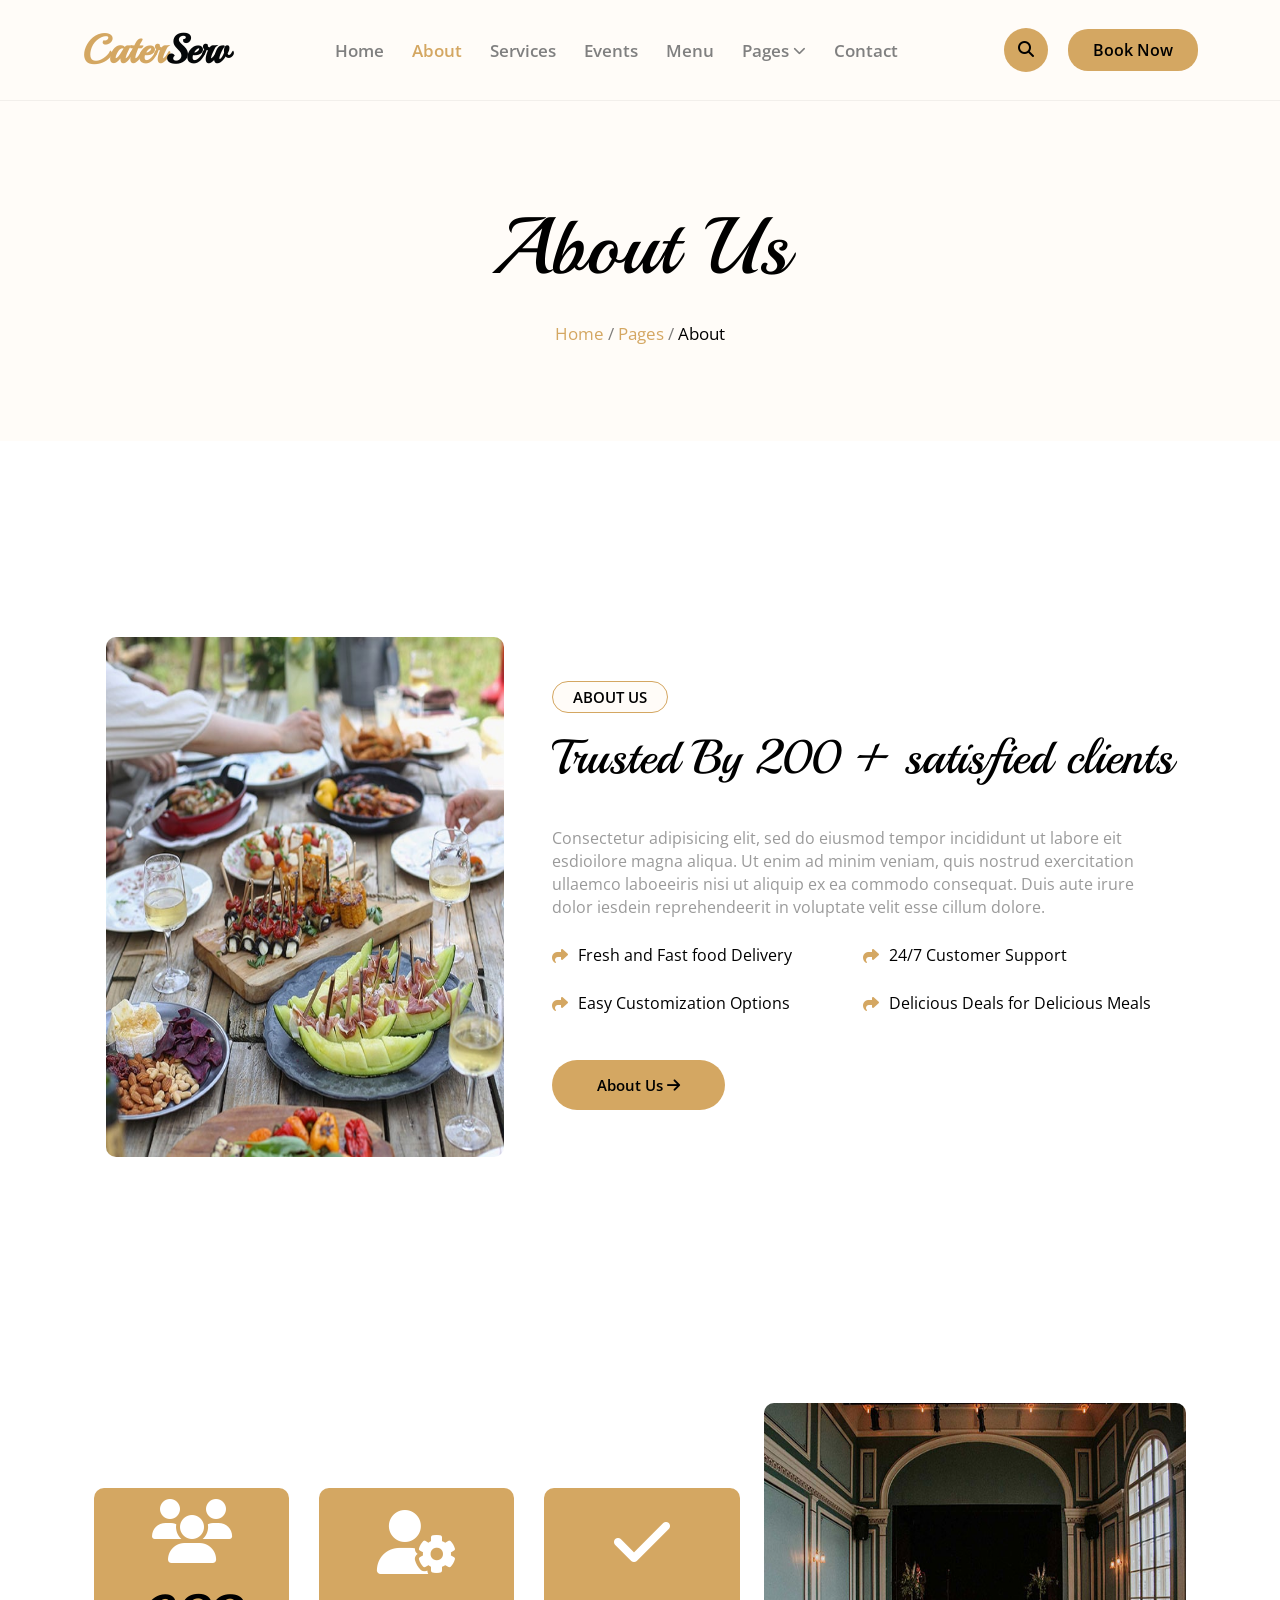
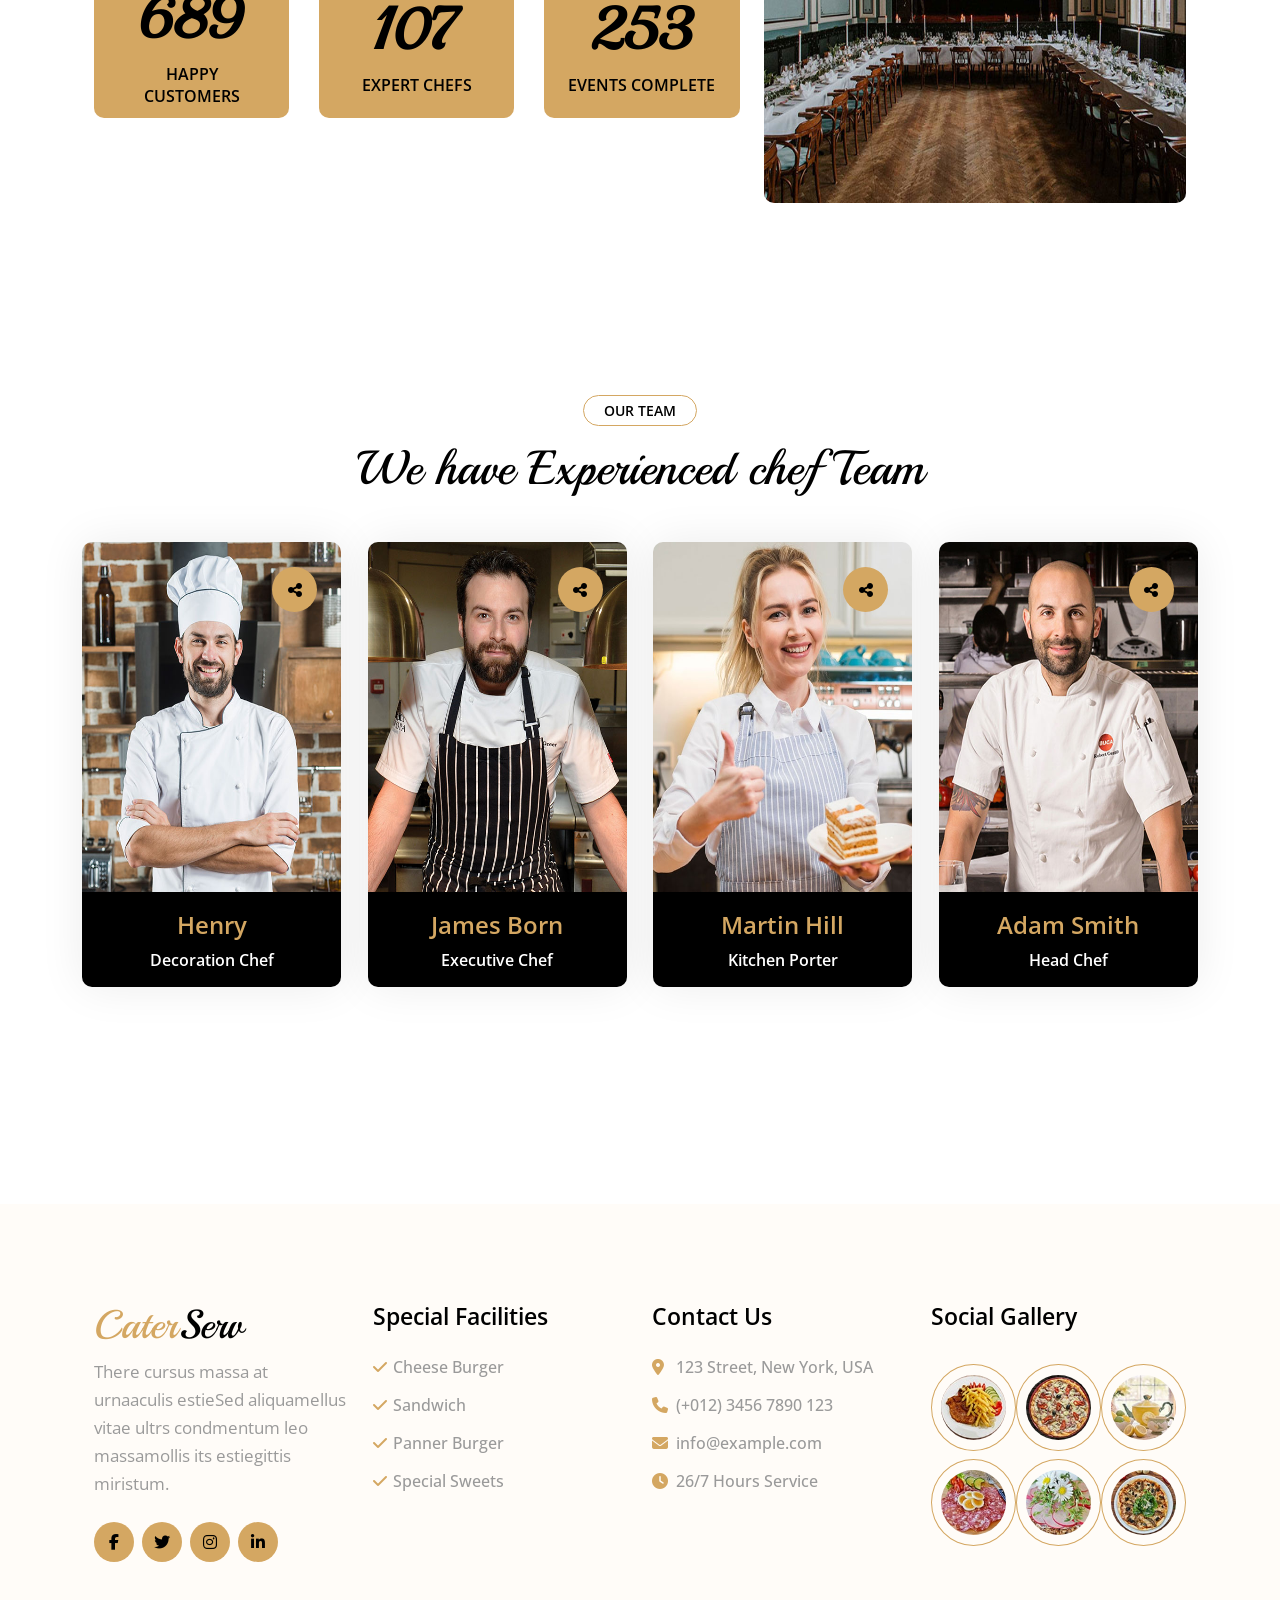
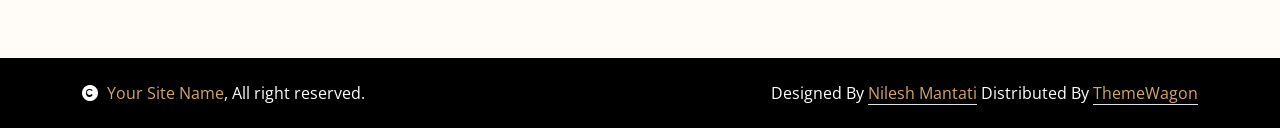
<file: about.html>
<!DOCTYPE html>
<html lang="en">

<head>
    <meta charset="UTF-8">
    <meta name="viewport" content="width=device-width, initial-scale=1.0">
    <title>CaterServ Website</title>

    <!-- Css Link -->
    <link rel="stylesheet" href="css/about.css">
    <link rel="stylesheet" href="css/style.css">
    <link rel="stylesheet" href="css/owl.carousel.min.css">
    <link rel="stylesheet" href="css/owl.theme.default.min.css">
    <link rel="stylesheet" href="css/animate.min.css">

    <!-- font awesome icons -->
    <link rel="stylesheet" href="css/all.min.css">

    <link rel="preconnect" href="https://fonts.googleapis.com">
    <link rel="preconnect" href="https://fonts.gstatic.com" crossorigin>
    <link href="https://fonts.googleapis.com/css2?family=Playball&display=swap" rel="stylesheet">

    <link rel="preconnect" href="https://fonts.googleapis.com">
    <link rel="preconnect" href="https://fonts.gstatic.com" crossorigin>
    <link
        href="https://fonts.googleapis.com/css2?family=Open+Sans:ital,wght@0,300..800;1,300..800&family=Playball&display=swap"
        rel="stylesheet">
</head>

<body>
    <!-- <div class="container"> -->

    <!-- Header Start -->

    <header class="bgcolor">
        <div class="inner_container">
            <div class="header row">
                <div class="name_logo">
                    <a href="#">
                        <h1 class="row">Cater <span> Serv </span></h1>
                    </a>
                </div>
                <nav>
                    <ul class="menu">
                        <li><a href="index.html">Home</a></li>
                        <li><a href="about.html" style="color: #D4A762;">About</a></li>
                        <li><a href="services.html">Services</a></li>
                        <li><a href="events.html">Events</a></li>
                        <li><a href="menu.html">Menu</a></li>
                        <li><a href="#">Pages
                                <i class="fa-solid fa-chevron-down fa-xs menu_icon"></i>
                            </a>
                            <ul class="submenu">
                                <li><a href="booking.html">Booking</a></li>
                                <li><a href="our_blog.html">Our Blog</a></li>
                                <li><a href="our_team.html">Our Team</a></li>
                                <li><a href="testimonial.html">Testimonial</a></li>
                                <li><a href="error_page.html">404 Page</a></li>
                            </ul>
                        </li>
                        <li><a href="contact.html">Contact</a></li>
                    </ul>
                </nav>
                <div class="header_button row">
                    <div class="search_box row">
                        <a href="#">
                            <i class="fa-solid fa-magnifying-glass search_icon"></i>
                        </a>
                    </div>
                    <div class="book_btn ml-20">
                        <a href="#">Book Now</a>
                    </div>
                </div>
            </div>
        </div>
    </header>
    <!-- Header End -->

    <!-- Home Section Start -->
    <section class="bgcolor">
        <div class="inner_container">
            <div class="home_section row">
                <div class="home_section_text dis-column ju-center al-i-center">
                    <h1>About Us</h1>
                    <ul class="about_ul">
                        <li><a href="index.html">Home</a></li>
                        <li class="text_black">/</li>
                        <li><a href="#">Pages</a></li>
                        <li class="text_black">/</li>
                        <li><a href="#" style="color: black;">About</a></li>
                    </ul>
                </div>
            </div>
        </div>
    </section>
    <!-- Home Section End -->

    <!-- About Section Start -->
    <section class="mt-100">
        <div class="inner_container">
            <div class="about_section row">
                <div class="WOW animate__bounceInUp about_section_img_box">
                    <img src="img/about.jpg" alt="About Img">
                </div>
                <div class="about_section_text wow animate__bounce" data-wow-duration="2s">
                    <small>ABOUT US</small>
                    <h1>Trusted By 200 + satisfied clients</h1>
                    <p>Consectetur adipisicing elit, sed do eiusmod tempor incididunt ut labore eit esdioilore magna
                        aliqua. Ut enim ad minim veniam,
                        quis nostrud exercitation ullaemco laboeeiris nisi ut aliquip ex ea commodo consequat. Duis aute
                        irure
                        dolor iesdein reprehendeerit in voluptate velit esse cillum dolore.</p>

                    <div class=" about_specs row">
                        <div class="about_specs_box row al-i-center">
                            <i class="fa-solid fa-share about_specs_icon"></i>
                            <p>Fresh and Fast food Delivery</p>
                        </div>
                        <div class="about_specs_box row al-i-center">
                            <i class="fa-solid fa-share about_specs_icon"></i>
                            <p>24/7 Customer Support</p>
                        </div>
                        <div class="about_specs_box row al-i-center">
                            <i class="fa-solid fa-share about_specs_icon"></i>
                            <p>Easy Customization Options</p>
                        </div>
                        <div class="about_specs_box row al-i-center">
                            <i class="fa-solid fa-share about_specs_icon"></i>
                            <p>Delicious Deals for Delicious Meals</p>
                        </div>
                    </div>
                    <a href="about.html">About Us
                        <i class="fa-solid fa-arrow-right about_icon"></i>
                    </a>
                </div>
            </div>
        </div>
    </section>
    <!-- About Section End -->

    <!-- Fact Section Start -->
    <section>
        <div class="inner_container">
            <div class="fact_section row">
                <div class="fact_section_left row">
                    <div class="fact_section_box dis-column">
                        <i class="fa-solid fa-users fa-4x fact_icon"></i>
                        <h1>689</h1>
                        <h2>Happy Customers</h2>
                    </div>
                    <div class="fact_section_box dis-column">
                        <i class="fa-solid fa-user-gear fa-4x fact_icon"></i>
                        <h1>107</h1>
                        <h2>expert chefs</h2>
                    </div>
                    <div class="fact_section_box dis-column">
                        <i class="fa-solid fa-check fa-4x fact_icon"></i>
                        <h1>253</h1>
                        <h2>Events Complete</h2>
                    </div>
                </div>
                <div class="fact_section_img_box">
                    <img src="img/fact.jpg" alt="Fact Img">
                </div>
            </div>
        </div>
    </section>
    <!-- Fact Section End -->

    <!-- Our Team Section Start -->
    <section>
        <div class="inner_container">
            <div class="our_team_section dis-column">
                <div class="our_team_section_text dis-column">
                    <small>our team</small>
                    <h1>We have Experienced chef Team</h1>
                </div>
                <div class="our_team_section_main row">
                    <div class="our_team_section_box">
                        <div class="our_team_section_img_box">
                            <img src="img/team_1.jpg" alt="Team Img">
                            <div class="our_team_section_team_icons dis-column">
                                <a href="#" class="share row">
                                    <i class="fa-solid fa-share-nodes fa-xm team_icon"></i>
                                </a>
                                <a href="#" class="share_link row">
                                    <i class="fa-brands fa-facebook-f fa-xm team_icon"></i>
                                </a>
                                <a href="#" class="share_link row">
                                    <i class="fa-brands fa-twitter fa-xm team_icon"></i>
                                </a>
                                <a href="#" class="share_link row">
                                    <i class="fa-brands fa-instagram fa-xm team_icon"></i>
                                </a>
                            </div>
                        </div>
                        <div class="our_team_section_box_text dis-column">
                            <h4>Henry</h4>
                            <p>Decoration Chef</p>
                        </div>
                    </div>
                    <div class="our_team_section_box">
                        <div class="our_team_section_img_box">
                            <img src="img/team_2.jpg" alt="Team Img">
                            <div class="our_team_section_team_icons dis-column">
                                <a href="#" class="share row">
                                    <i class="fa-solid fa-share-nodes fa-xm team_icon"></i>
                                </a>
                                <a href="#" class="share_link row">
                                    <i class="fa-brands fa-facebook-f fa-xm team_icon"></i>
                                </a>
                                <a href="#" class="share_link row">
                                    <i class="fa-brands fa-twitter fa-xm team_icon"></i>
                                </a>
                                <a href="#" class="share_link row">
                                    <i class="fa-brands fa-instagram fa-xm team_icon"></i>
                                </a>
                            </div>
                        </div>
                        <div class="our_team_section_box_text dis-column">
                            <h4>James Born</h4>
                            <p>Executive Chef</p>
                        </div>
                    </div>
                    <div class="our_team_section_box">
                        <div class="our_team_section_img_box">
                            <img src="img/team_3.jpg" alt="Team Img">
                            <div class="our_team_section_team_icons dis-column">
                                <a href="#" class="share row">
                                    <i class="fa-solid fa-share-nodes fa-xm team_icon"></i>
                                </a>
                                <a href="#" class="share_link row">
                                    <i class="fa-brands fa-facebook-f fa-xm team_icon"></i>
                                </a>
                                <a href="#" class="share_link row">
                                    <i class="fa-brands fa-twitter fa-xm team_icon"></i>
                                </a>
                                <a href="#" class="share_link row">
                                    <i class="fa-brands fa-instagram fa-xm team_icon"></i>
                                </a>
                            </div>
                        </div>
                        <div class="our_team_section_box_text dis-column">
                            <h4>Martin Hill</h4>
                            <p>Kitchen Porter</p>
                        </div>
                    </div>
                    <div class="our_team_section_box">
                        <div class="our_team_section_img_box">
                            <img src="img/team_4.jpg" alt="Team Img">
                            <div class="our_team_section_team_icons dis-column">
                                <a href="#" class="share row">
                                    <i class="fa-solid fa-share-nodes fa-xm team_icon"></i>
                                </a>
                                <a href="#" class="share_link row">
                                    <i class="fa-brands fa-facebook-f fa-xm team_icon"></i>
                                </a>
                                <a href="#" class="share_link row">
                                    <i class="fa-brands fa-twitter fa-xm team_icon"></i>
                                </a>
                                <a href="#" class="share_link row">
                                    <i class="fa-brands fa-instagram fa-xm team_icon"></i>
                                </a>
                            </div>
                        </div>
                        <div class="our_team_section_box_text dis-column">
                            <h4>Adam Smith</h4>
                            <p>Head Chef</p>
                        </div>
                    </div>
                </div>
            </div>
        </div>
    </section>
    <!-- Our Team Section End -->

    <!-- Footer Section Start -->
    <footer>
        <div class="inner_container">
            <div class="footer_section row">
                <div class="footer_box1">
                    <h1>Cater<span>Serv</span></h1>
                    <p>There cursus massa at urnaaculis estieSed aliquamellus vitae ultrs condmentum leo massamollis its
                        estiegittis miristum.</p>
                    <div class="footer_icons row">
                        <a href="#" class="row ju-center al-i-center">
                            <i class="fa-brands fa-facebook-f footer_icon"></i>
                        </a>
                        <a href="#" class="row ju-center al-i-center">
                            <i class="fa-brands fa-twitter footer_icon"></i>
                        </a>
                        <a href="#" class="row ju-center al-i-center">
                            <i class="fa-brands fa-instagram footer_icon"></i>
                        </a>
                        <a href="#" class="row ju-center al-i-center">
                            <i class="fa-brands fa-linkedin-in footer_icon"></i>
                        </a>
                    </div>
                </div>
                <div class="footer_box2">
                    <h4>Special Facilities</h4>
                    <div class="footer_menu dis-column">
                        <a href="#"><i class="fa-solid fa-check fa-1x footer_menu"></i> Cheese Burger</a>
                        <a href="#"><i class="fa-solid fa-check fa-1x footer_menu"></i> Sandwich</a>
                        <a href="#"><i class="fa-solid fa-check fa-1x footer_menu"></i> Panner Burger</a>
                        <a href="#"><i class="fa-solid fa-check fa-1x footer_menu"></i> Special Sweets</a>
                    </div>
                </div>
                <div class="footer_box3">
                    <h4>Contact Us</h4>
                    <div class="footer_menu dis-column">
                        <p><i class="fa-solid fa-location-dot fa-1x footer_menu"></i> 123 Street, New York, USA</p>
                        <p><i class="fa-solid fa-phone fa-1x footer_menu"></i>(+012) 3456 7890 123</p>
                        <p><i class="fa-solid fa-envelope fa-1x footer_menu"></i>info@example.com</p>
                        <p><i class="fa-solid fa-clock fa-1x footer_menu"></i>26/7 Hours Service</p>
                    </div>
                </div>
                <div class="footer_box4">
                    <h4>Social Gallery</h4>
                    <div class="footer_gallery row">
                        <div class="footer_gallery_img_box">
                            <img src="img/menu_1.jpg" alt="Footer Img">
                        </div>
                        <div class="footer_gallery_img_box">
                            <img src="img/menu_2.jpg" alt="Footer Img">
                        </div>
                        <div class="footer_gallery_img_box">
                            <img src="img/menu_3.jpg" alt="Footer Img">
                        </div>
                        <div class="footer_gallery_img_box">
                            <img src="img/menu_4.jpg" alt="Footer Img">
                        </div>
                        <div class="footer_gallery_img_box">
                            <img src="img/menu_5.jpg" alt="Footer Img">
                        </div>
                        <div class="footer_gallery_img_box">
                            <img src="img/menu_6.jpg" alt="Footer Img">
                        </div>
                    </div>
                </div>
            </div>
        </div>
    </footer>
    <!-- Footer Section End -->

    <!-- Copy Right Section Start -->
    <div class="copyright">
        <div class="inner_container">
            <div class="copyright_section row">
                <div class="copyright_left row">
                    <a href="#">
                        <i class="fa-solid fa-copyright fa-1x mr-5" style="color: #ffffff;"></i>
                        <span>Your Site Name</span>
                    </a>
                    <p>, All right reserved.</p>
                </div>
                <div class="copyright_right row">
                    <p>
                        Designed By
                        <a href="#">Nilesh Mantati</a>
                        Distributed By
                        <a href="#">ThemeWagon</a>
                    </p>
                </div>
            </div>
        </div>
    </div>
    <!-- Copy Right Section End -->

    <!-- </div> -->
</body>
<script src="js/jquery.js"></script>
<script src="js/owl.carousel.min.js"></script>
<script src="js/wow.min.js"></script>
<script>
    $('.owl-carousel').owlCarousel({
        loop: true,
        margin: 20,
        center: true,
        nav: false,
        dots: false,
        responsive: {
            0: {
                items: 1
            },
            600: {
                items: 2
            },
            1000: {
                items: 3
            }
        }
    })


    var owl = $('.owl-carousel');
    owl.owlCarousel();
    // Listen to owl events:
    owl.on('changed.owl.carousel', function (event) {
        new WOW().init();
    })
</script>

</html>
</file>
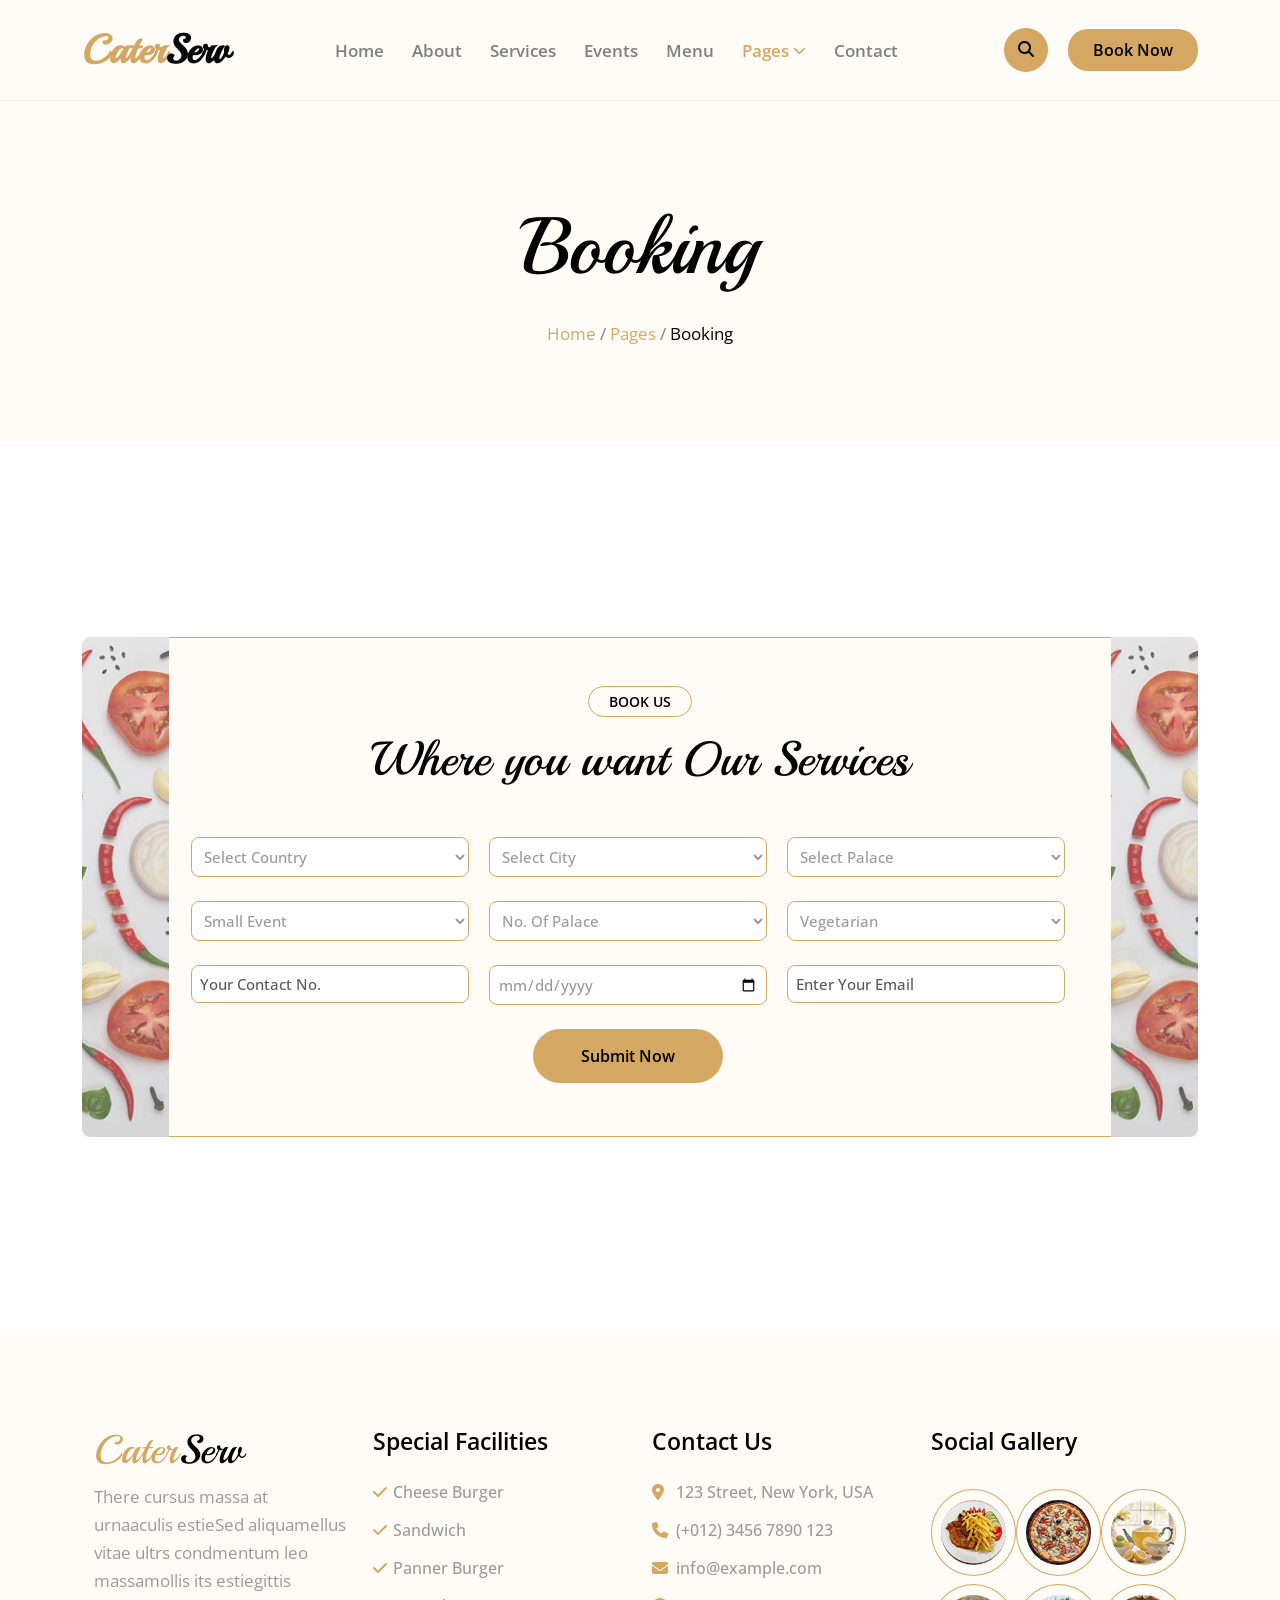
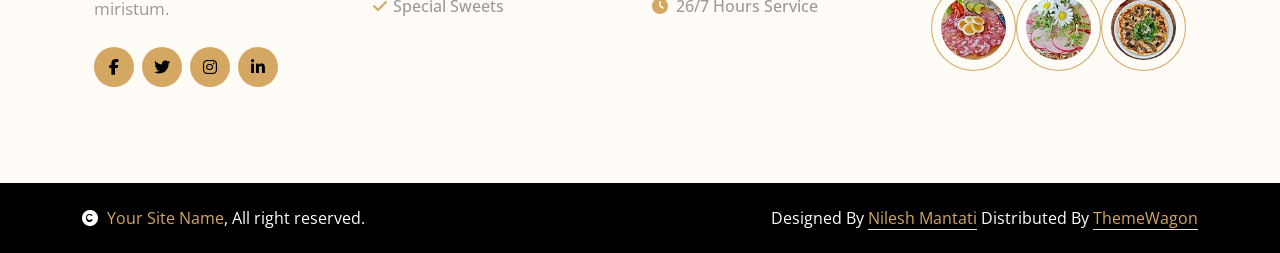
<file: booking.html>
<!DOCTYPE html>
<html lang="en">

<head>
    <meta charset="UTF-8">
    <meta name="viewport" content="width=device-width, initial-scale=1.0">
    <title>CaterServ Website</title>

    <!-- Css Link -->
    <link rel="stylesheet" href="css/events.css">
    <link rel="stylesheet" href="css/style.css">
    <link rel="stylesheet" href="css/owl.carousel.min.css">
    <link rel="stylesheet" href="css/owl.theme.default.min.css">
    <link rel="stylesheet" href="css/animate.min.css">

    <!-- font awesome icons -->
    <link rel="stylesheet" href="css/all.min.css">

    <link rel="preconnect" href="https://fonts.googleapis.com">
    <link rel="preconnect" href="https://fonts.gstatic.com" crossorigin>
    <link href="https://fonts.googleapis.com/css2?family=Playball&display=swap" rel="stylesheet">

    <link rel="preconnect" href="https://fonts.googleapis.com">
    <link rel="preconnect" href="https://fonts.gstatic.com" crossorigin>
    <link
        href="https://fonts.googleapis.com/css2?family=Open+Sans:ital,wght@0,300..800;1,300..800&family=Playball&display=swap"
        rel="stylesheet">
</head>

<body>
    <!-- <div class="container"> -->

    <!-- Header Start -->

    <header class="bgcolor">
        <div class="inner_container">
            <div class="header row">
                <div class="name_logo">
                    <a href="#">
                        <h1 class="row">Cater <span> Serv </span></h1>
                    </a>
                </div>
                <nav>
                    <ul class="menu">
                        <li><a href="index.html">Home</a></li>
                        <li><a href="about.html">About</a></li>
                        <li><a href="services.html">Services</a></li>
                        <li><a href="events.html">Events</a></li>
                        <li><a href="menu.html">Menu</a></li>
                        <li><a href="#" style="color: #D4A762;">Pages
                                <i class="fa-solid fa-chevron-down fa-xs menu_icon"></i>
                            </a>
                            <ul class="submenu">
                                <li><a href="booking.html"
                                        style="color: #ffffff; background-color: #D4A762;">Booking</a></li>
                                <li><a href="our_blog.html">Our Blog</a></li>
                                <li><a href="our_team.html">Our Team</a></li>
                                <li><a href="testimonial.html">Testimonial</a></li>
                                <li><a href="error_page.html">404 Page</a></li>
                            </ul>
                        </li>
                        <li><a href="contact.html">Contact</a></li>
                    </ul>
                </nav>
                <div class="header_button row">
                    <div class="search_box row">
                        <a href="#">
                            <i class="fa-solid fa-magnifying-glass search_icon"></i>
                        </a>
                    </div>
                    <div class="book_btn ml-20">
                        <a href="#">Book Now</a>
                    </div>
                </div>
            </div>
        </div>
    </header>
    <!-- Header End -->

    <!-- Home Section Start -->
    <section class="bgcolor">
        <div class="inner_container">
            <div class="home_section row">
                <div class="home_section_text dis-column ju-center al-i-center">
                    <h1>Booking</h1>
                    <ul class="about_ul">
                        <li><a href="index.html">Home</a></li>
                        <li class="text_black">/</li>
                        <li><a href="#">Pages</a></li>
                        <li class="text_black">/</li>
                        <li><a href="#" style="color: black;">Booking</a></li>
                    </ul>
                </div>
            </div>
        </div>
    </section>
    <!-- Home Section End -->

    <!-- Book Us Section Start -->
    <section class="mt-100">
        <div class="inner_container">
            <div class="book_us_section row">
                <div class="book_us_section_col_1">
                    <img src="img/book_us_img.jpg" alt="Book us">
                </div>
                <div class="book_us_section_col_2">
                    <div class="book_us_section_col_2_text dis-column">
                        <small>Book Us</small>
                        <h1>Where you want Our Services</h1>
                    </div>
                    <div class="book_us_section_col_2_boxs row">
                        <div class="book_us_section_box">
                            <select name="select country">
                                <option selected>Select Country</option>
                                <option value="1">USA</option>
                                <option value="2">UK</option>
                                <option value="3">India</option>
                            </select>
                        </div>
                        <div class="book_us_section_box">
                            <select name="select city">
                                <option selected>Select City</option>
                                <option value="1">Depend On Country</option>
                                <option value="2">UK</option>
                                <option value="3">India</option>
                            </select>
                        </div>
                        <div class="book_us_section_box">
                            <select name="select Palace">
                                <option selected>Select Palace</option>
                                <option value="1">Depend On Country</option>
                                <option value="2">UK</option>
                                <option value="3">India</option>
                            </select>
                        </div>
                        <div class="book_us_section_box">
                            <select name="small event">
                                <option selected>Small Event</option>
                                <option value="1">Event Type</option>
                                <option value="2">Big Event</option>
                                <option value="3">Small Event</option>
                            </select>
                        </div>
                        <div class="book_us_section_box">
                            <select name="no. of palace">
                                <option selected>No. Of Palace</option>
                                <option value="1">100 200</option>
                                <option value="2">300 400</option>
                                <option value="1">500 600</option>
                                <option value="2">700 800</option>
                                <option value="1">900 1000</option>
                                <option value="2">1000+</option>
                            </select>
                        </div>
                        <div class="book_us_section_box">
                            <select name="small event">
                                <option selected>Vegetarian</option>
                                <option value="1">Vegetarian</option>
                                <option value="2">Non Vegetarian</option>
                            </select>
                        </div>
                        <div class="book_us_section_box">
                            <input type="tel" placeholder="Your Contact No.">
                        </div>
                        <div class="book_us_section_box">
                            <input type="date" placeholder="Select Date">
                        </div>
                        <div class="book_us_section_box">
                            <input type="email" placeholder="Enter Your Email">
                        </div>
                        <div class="book_us_section_col_2_boxs_btn row">
                            <button>Submit Now</button>
                        </div>
                    </div>
                </div>
                <div class="book_us_section_col_3">
                    <img src="img/book_us_img.jpg" alt="Book us">
                </div>
            </div>
        </div>
    </section>
    <!-- Book Us Section End -->

    <!-- Footer Section Start -->
    <footer>
        <div class="inner_container">
            <div class="footer_section row">
                <div class="footer_box1">
                    <h1>Cater<span>Serv</span></h1>
                    <p>There cursus massa at urnaaculis estieSed aliquamellus vitae ultrs condmentum leo massamollis its
                        estiegittis miristum.</p>
                    <div class="footer_icons row">
                        <a href="#" class="row ju-center al-i-center">
                            <i class="fa-brands fa-facebook-f footer_icon"></i>
                        </a>
                        <a href="#" class="row ju-center al-i-center">
                            <i class="fa-brands fa-twitter footer_icon"></i>
                        </a>
                        <a href="#" class="row ju-center al-i-center">
                            <i class="fa-brands fa-instagram footer_icon"></i>
                        </a>
                        <a href="#" class="row ju-center al-i-center">
                            <i class="fa-brands fa-linkedin-in footer_icon"></i>
                        </a>
                    </div>
                </div>
                <div class="footer_box2">
                    <h4>Special Facilities</h4>
                    <div class="footer_menu dis-column">
                        <a href="#"><i class="fa-solid fa-check fa-1x footer_menu"></i> Cheese Burger</a>
                        <a href="#"><i class="fa-solid fa-check fa-1x footer_menu"></i> Sandwich</a>
                        <a href="#"><i class="fa-solid fa-check fa-1x footer_menu"></i> Panner Burger</a>
                        <a href="#"><i class="fa-solid fa-check fa-1x footer_menu"></i> Special Sweets</a>
                    </div>
                </div>
                <div class="footer_box3">
                    <h4>Contact Us</h4>
                    <div class="footer_menu dis-column">
                        <p><i class="fa-solid fa-location-dot fa-1x footer_menu"></i> 123 Street, New York, USA</p>
                        <p><i class="fa-solid fa-phone fa-1x footer_menu"></i>(+012) 3456 7890 123</p>
                        <p><i class="fa-solid fa-envelope fa-1x footer_menu"></i>info@example.com</p>
                        <p><i class="fa-solid fa-clock fa-1x footer_menu"></i>26/7 Hours Service</p>
                    </div>
                </div>
                <div class="footer_box4">
                    <h4>Social Gallery</h4>
                    <div class="footer_gallery row">
                        <div class="footer_gallery_img_box">
                            <img src="img/menu_1.jpg" alt="Footer Img">
                        </div>
                        <div class="footer_gallery_img_box">
                            <img src="img/menu_2.jpg" alt="Footer Img">
                        </div>
                        <div class="footer_gallery_img_box">
                            <img src="img/menu_3.jpg" alt="Footer Img">
                        </div>
                        <div class="footer_gallery_img_box">
                            <img src="img/menu_4.jpg" alt="Footer Img">
                        </div>
                        <div class="footer_gallery_img_box">
                            <img src="img/menu_5.jpg" alt="Footer Img">
                        </div>
                        <div class="footer_gallery_img_box">
                            <img src="img/menu_6.jpg" alt="Footer Img">
                        </div>
                    </div>
                </div>
            </div>
        </div>
    </footer>
    <!-- Footer Section End -->

    <!-- Copy Right Section Start -->
    <div class="copyright">
        <div class="inner_container">
            <div class="copyright_section row">
                <div class="copyright_left row">
                    <a href="#">
                        <i class="fa-solid fa-copyright fa-1x mr-5" style="color: #ffffff;"></i>
                        <span>Your Site Name</span>
                    </a>
                    <p>, All right reserved.</p>
                </div>
                <div class="copyright_right row">
                    <p>
                        Designed By
                        <a href="#">Nilesh Mantati</a>
                        Distributed By
                        <a href="#">ThemeWagon</a>
                    </p>
                </div>
            </div>
        </div>
    </div>
    <!-- Copy Right Section End -->

    <!-- </div> -->
</body>
<script src="js/jquery.js"></script>
<script src="js/owl.carousel.min.js"></script>
<script src="js/wow.min.js"></script>
<script>
    $('.owl-carousel').owlCarousel({
        loop: true,
        margin: 20,
        center: true,
        nav: false,
        dots: false,
        responsive: {
            0: {
                items: 1
            },
            600: {
                items: 2
            },
            1000: {
                items: 3
            }
        }
    })


    var owl = $('.owl-carousel');
    owl.owlCarousel();
    // Listen to owl events:
    owl.on('changed.owl.carousel', function (event) {
        new WOW().init();
    })
</script>

</html>
</file>
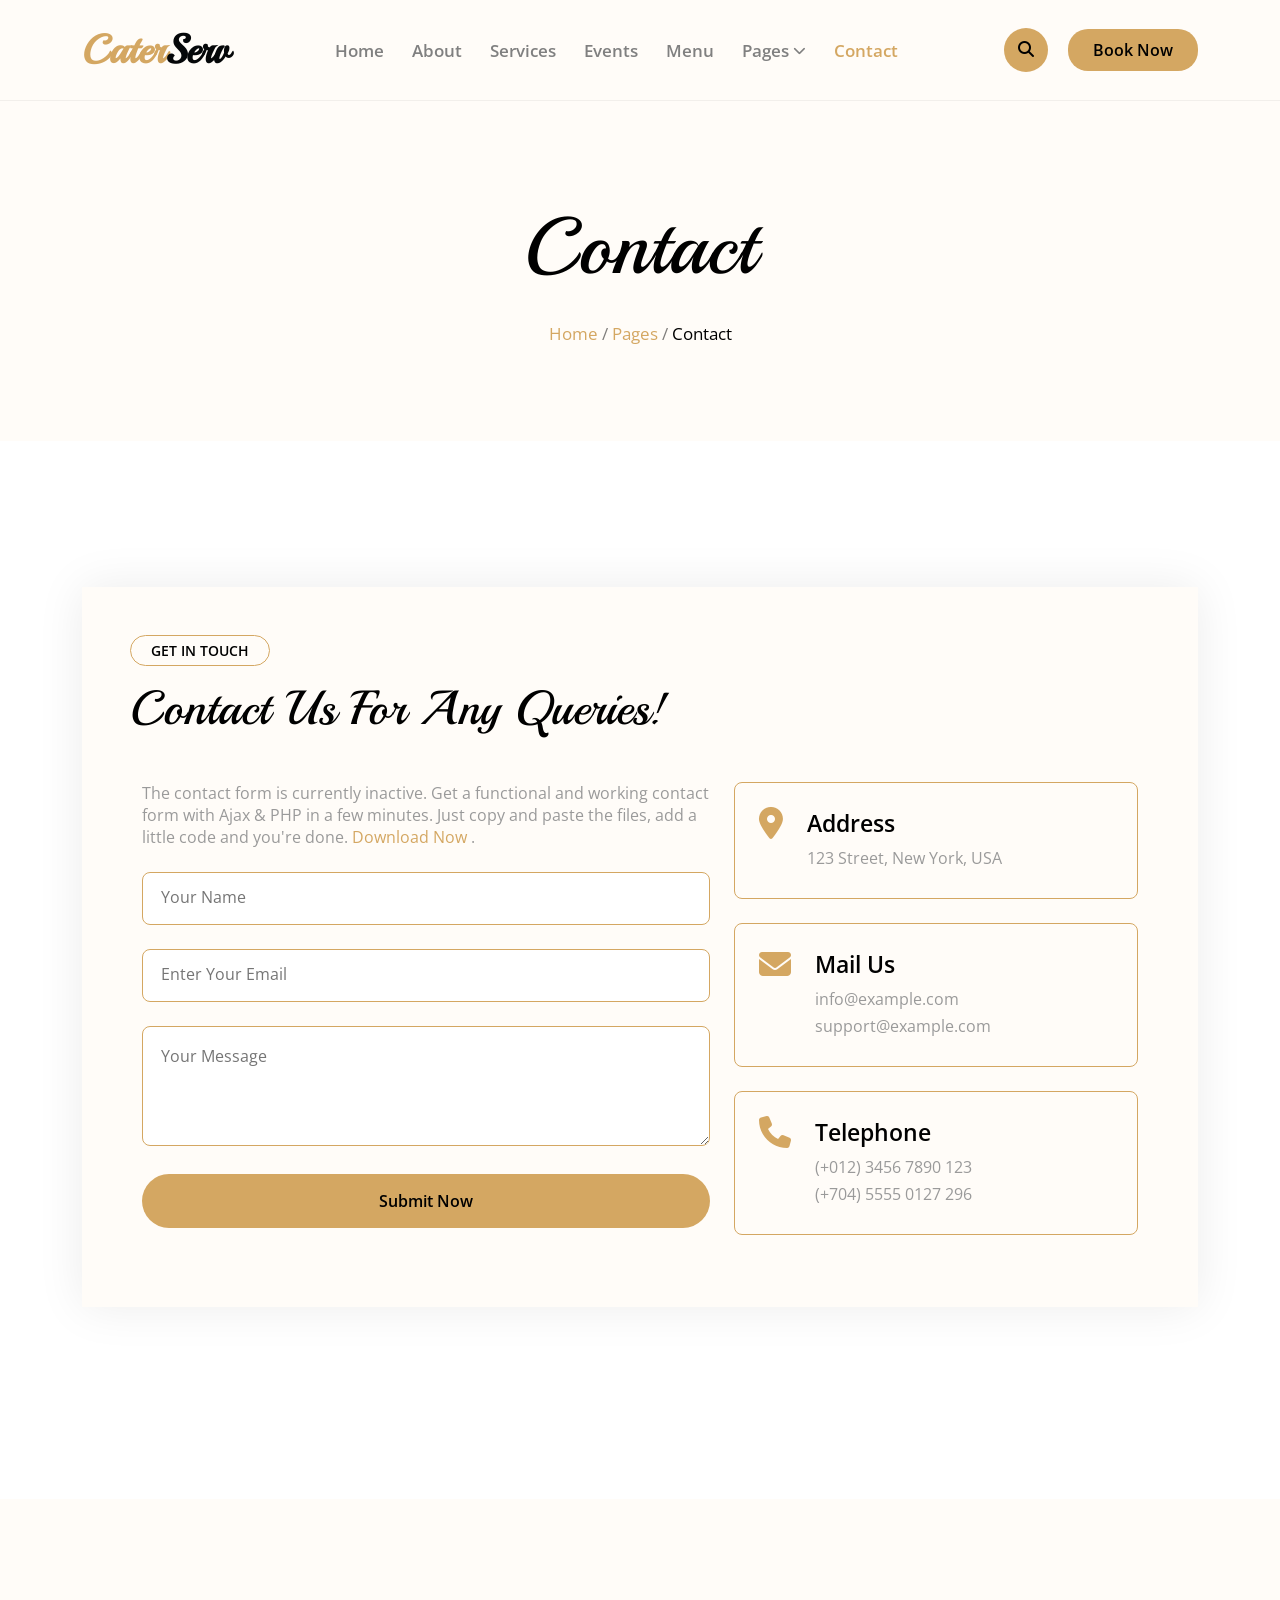
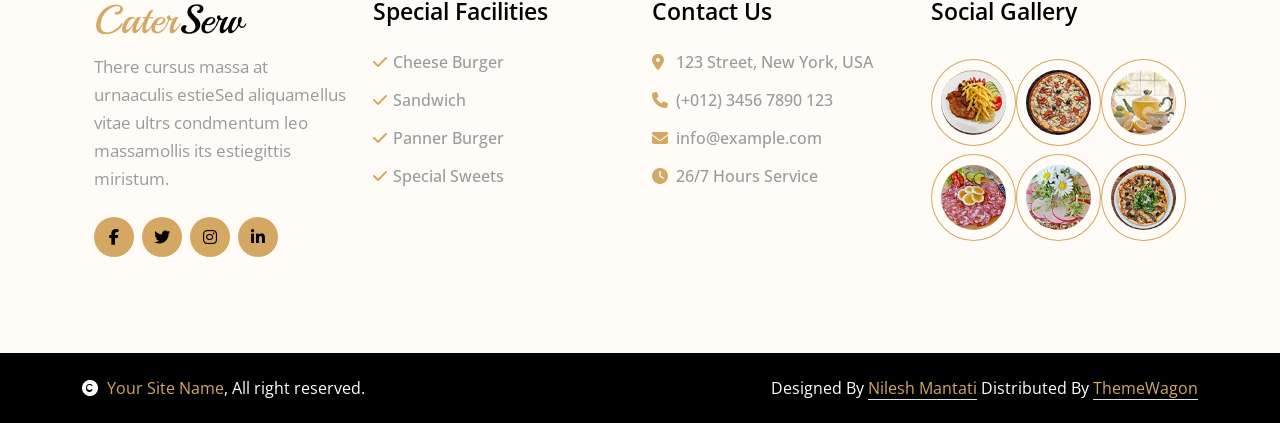
<file: contact.html>
<!DOCTYPE html>
<html lang="en">

<head>
    <meta charset="UTF-8">
    <meta name="viewport" content="width=device-width, initial-scale=1.0">
    <title>CaterServ Website</title>

    <!-- Css Link -->
    <link rel="stylesheet" href="css/contact.css">
    <link rel="stylesheet" href="css/style.css">
    <link rel="stylesheet" href="css/owl.carousel.min.css">
    <link rel="stylesheet" href="css/owl.theme.default.min.css">
    <link rel="stylesheet" href="css/animate.min.css">

    <!-- font awesome icons -->
    <link rel="stylesheet" href="css/all.min.css">

    <link rel="preconnect" href="https://fonts.googleapis.com">
    <link rel="preconnect" href="https://fonts.gstatic.com" crossorigin>
    <link href="https://fonts.googleapis.com/css2?family=Playball&display=swap" rel="stylesheet">

    <link rel="preconnect" href="https://fonts.googleapis.com">
    <link rel="preconnect" href="https://fonts.gstatic.com" crossorigin>
    <link
        href="https://fonts.googleapis.com/css2?family=Open+Sans:ital,wght@0,300..800;1,300..800&family=Playball&display=swap"
        rel="stylesheet">
</head>

<body>
    <!-- <div class="container"> -->

    <!-- Header Start -->

    <header class="bgcolor">
        <div class="inner_container">
            <div class="header row">
                <div class="name_logo">
                    <a href="#">
                        <h1 class="row">Cater <span> Serv </span></h1>
                    </a>
                </div>
                <nav>
                    <ul class="menu">
                        <li><a href="index.html">Home</a></li>
                        <li><a href="about.html">About</a></li>
                        <li><a href="services.html">Services</a></li>
                        <li><a href="events.html">Events</a></li>
                        <li><a href="menu.html">Menu</a></li>
                        <li><a href="#">Pages
                                <i class="fa-solid fa-chevron-down fa-xs menu_icon"></i>
                            </a>
                            <ul class="submenu">
                                <li><a href="booking.html">Booking</a></li>
                                <li><a href="our_blog.html">Our Blog</a></li>
                                <li><a href="our_team.html">Our Team</a></li>
                                <li><a href="testimonial.html">Testimonial</a></li>
                                <li><a href="error_page.html">404 Page</a></li>
                            </ul>
                        </li>
                        <li><a href="contact.html" style="color: #D4A762;">Contact</a></li>
                    </ul>
                </nav>
                <div class="header_button row">
                    <div class="search_box row">
                        <a href="#">
                            <i class="fa-solid fa-magnifying-glass search_icon"></i>
                        </a>
                    </div>
                    <div class="book_btn ml-20">
                        <a href="#">Book Now</a>
                    </div>
                </div>
            </div>
        </div>
    </header>
    <!-- Header End -->

    <!-- Home Section Start -->
    <section class="bgcolor">
        <div class="inner_container">
            <div class="home_section row">
                <div class="home_section_text dis-column ju-center al-i-center">
                    <h1>Contact</h1>
                    <ul class="about_ul">
                        <li><a href="index.html">Home</a></li>
                        <li class="text_black">/</li>
                        <li><a href="#">Pages</a></li>
                        <li class="text_black">/</li>
                        <li><a href="#" style="color: black;">Contact</a></li>
                    </ul>
                </div>
            </div>
        </div>
    </section>
    <!-- Home Section End -->

    <!-- Contact Queries Section Start -->
    <section class="mt-50">
        <div class="inner_container">
            <div class="contact_querie_section dis-column">
                <div class="contact_querie_section_text dis-column">
                    <small>get in touch</small>
                    <h1>Contact Us For Any Queries!</h1>
                </div>
                <div class="contact_querie_section_main row">
                    <div class="contact_querie_section_left">
                        <div class="contact_querie_section_left_text">
                            <p>The contact form is currently inactive. Get a functional and working contact form with
                                Ajax
                                &amp; PHP in a few minutes. Just copy and paste the files, add a little code and you're
                                done.
                                <a href="#">Download Now</a>
                                .
                            </p>
                        </div>
                        <form action="#">
                            <input type="text" name="name" placeholder="Your Name">
                            <input type="email" name="email" placeholder="Enter Your Email">
                            <textarea name="message" placeholder="Your Message"></textarea>
                            <div class="btn row">
                                <button>Submit Now</button>
                            </div>
                        </form>
                    </div>
                    <div class="contact_querie_section_right">
                        <div class="box row">
                            <div class="icon_box">
                                <i class="fa-solid fa-location-dot fa-2x icon"></i>
                            </div>
                            <div class="box_text dis-column">
                                <h3>Address</h3>
                                <p>123 Street, New York, USA</p>
                            </div>
                        </div>
                        <div class="box row">
                            <div class="icon_box">
                                <i class="fa-solid fa-envelope fa-2x icon"></i>
                            </div>
                            <div class="box_text dis-column">
                                <h3>Mail Us</h3>
                                <p>info@example.com</p>
                                <p>support@example.com</p>
                            </div>
                        </div>
                        <div class="box row">
                            <div class="icon_box">
                                <i class="fa-solid fa-phone fa-2x icon"></i>
                            </div>
                            <div class="box_text dis-column">
                                <h3>Telephone</h3>
                                <p>(+012) 3456 7890 123</p>
                                <p>(+704) 5555 0127 296</p>
                            </div>
                        </div>
                    </div>
                </div>
            </div>
        </div>
    </section>
    <!-- Contact Queries Section End -->

    <!-- Footer Section Start -->
    <footer>
        <div class="inner_container">
            <div class="footer_section row">
                <div class="footer_box1">
                    <h1>Cater<span>Serv</span></h1>
                    <p>There cursus massa at urnaaculis estieSed aliquamellus vitae ultrs condmentum leo massamollis its
                        estiegittis miristum.</p>
                    <div class="footer_icons row">
                        <a href="#" class="row ju-center al-i-center">
                            <i class="fa-brands fa-facebook-f footer_icon"></i>
                        </a>
                        <a href="#" class="row ju-center al-i-center">
                            <i class="fa-brands fa-twitter footer_icon"></i>
                        </a>
                        <a href="#" class="row ju-center al-i-center">
                            <i class="fa-brands fa-instagram footer_icon"></i>
                        </a>
                        <a href="#" class="row ju-center al-i-center">
                            <i class="fa-brands fa-linkedin-in footer_icon"></i>
                        </a>
                    </div>
                </div>
                <div class="footer_box2">
                    <h4>Special Facilities</h4>
                    <div class="footer_menu dis-column">
                        <a href="#"><i class="fa-solid fa-check fa-1x footer_menu"></i> Cheese Burger</a>
                        <a href="#"><i class="fa-solid fa-check fa-1x footer_menu"></i> Sandwich</a>
                        <a href="#"><i class="fa-solid fa-check fa-1x footer_menu"></i> Panner Burger</a>
                        <a href="#"><i class="fa-solid fa-check fa-1x footer_menu"></i> Special Sweets</a>
                    </div>
                </div>
                <div class="footer_box3">
                    <h4>Contact Us</h4>
                    <div class="footer_menu dis-column">
                        <p><i class="fa-solid fa-location-dot fa-1x footer_menu"></i> 123 Street, New York, USA</p>
                        <p><i class="fa-solid fa-phone fa-1x footer_menu"></i>(+012) 3456 7890 123</p>
                        <p><i class="fa-solid fa-envelope fa-1x footer_menu"></i>info@example.com</p>
                        <p><i class="fa-solid fa-clock fa-1x footer_menu"></i>26/7 Hours Service</p>
                    </div>
                </div>
                <div class="footer_box4">
                    <h4>Social Gallery</h4>
                    <div class="footer_gallery row">
                        <div class="footer_gallery_img_box">
                            <img src="img/menu_1.jpg" alt="Footer Img">
                        </div>
                        <div class="footer_gallery_img_box">
                            <img src="img/menu_2.jpg" alt="Footer Img">
                        </div>
                        <div class="footer_gallery_img_box">
                            <img src="img/menu_3.jpg" alt="Footer Img">
                        </div>
                        <div class="footer_gallery_img_box">
                            <img src="img/menu_4.jpg" alt="Footer Img">
                        </div>
                        <div class="footer_gallery_img_box">
                            <img src="img/menu_5.jpg" alt="Footer Img">
                        </div>
                        <div class="footer_gallery_img_box">
                            <img src="img/menu_6.jpg" alt="Footer Img">
                        </div>
                    </div>
                </div>
            </div>
        </div>
    </footer>
    <!-- Footer Section End -->

    <!-- Copy Right Section Start -->
    <div class="copyright">
        <div class="inner_container">
            <div class="copyright_section row">
                <div class="copyright_left row">
                    <a href="#">
                        <i class="fa-solid fa-copyright fa-1x mr-5" style="color: #ffffff;"></i>
                        <span>Your Site Name</span>
                    </a>
                    <p>, All right reserved.</p>
                </div>
                <div class="copyright_right row">
                    <p>
                        Designed By
                        <a href="#">Nilesh Mantati</a>
                        Distributed By
                        <a href="#">ThemeWagon</a>
                    </p>
                </div>
            </div>
        </div>
    </div>
    <!-- Copy Right Section End -->

    <!-- </div> -->
</body>
<script src="js/jquery.js"></script>
<script src="js/owl.carousel.min.js"></script>
<script src="js/wow.min.js"></script>
<script>
    $('.owl-carousel').owlCarousel({
        loop: true,
        margin: 20,
        center: true,
        nav: false,
        dots: false,
        responsive: {
            0: {
                items: 1
            },
            600: {
                items: 2
            },
            1000: {
                items: 3
            }
        }
    })


    var owl = $('.owl-carousel');
    owl.owlCarousel();
    // Listen to owl events:
    owl.on('changed.owl.carousel', function (event) {
        new WOW().init();
    })
</script>

</html>
</file>
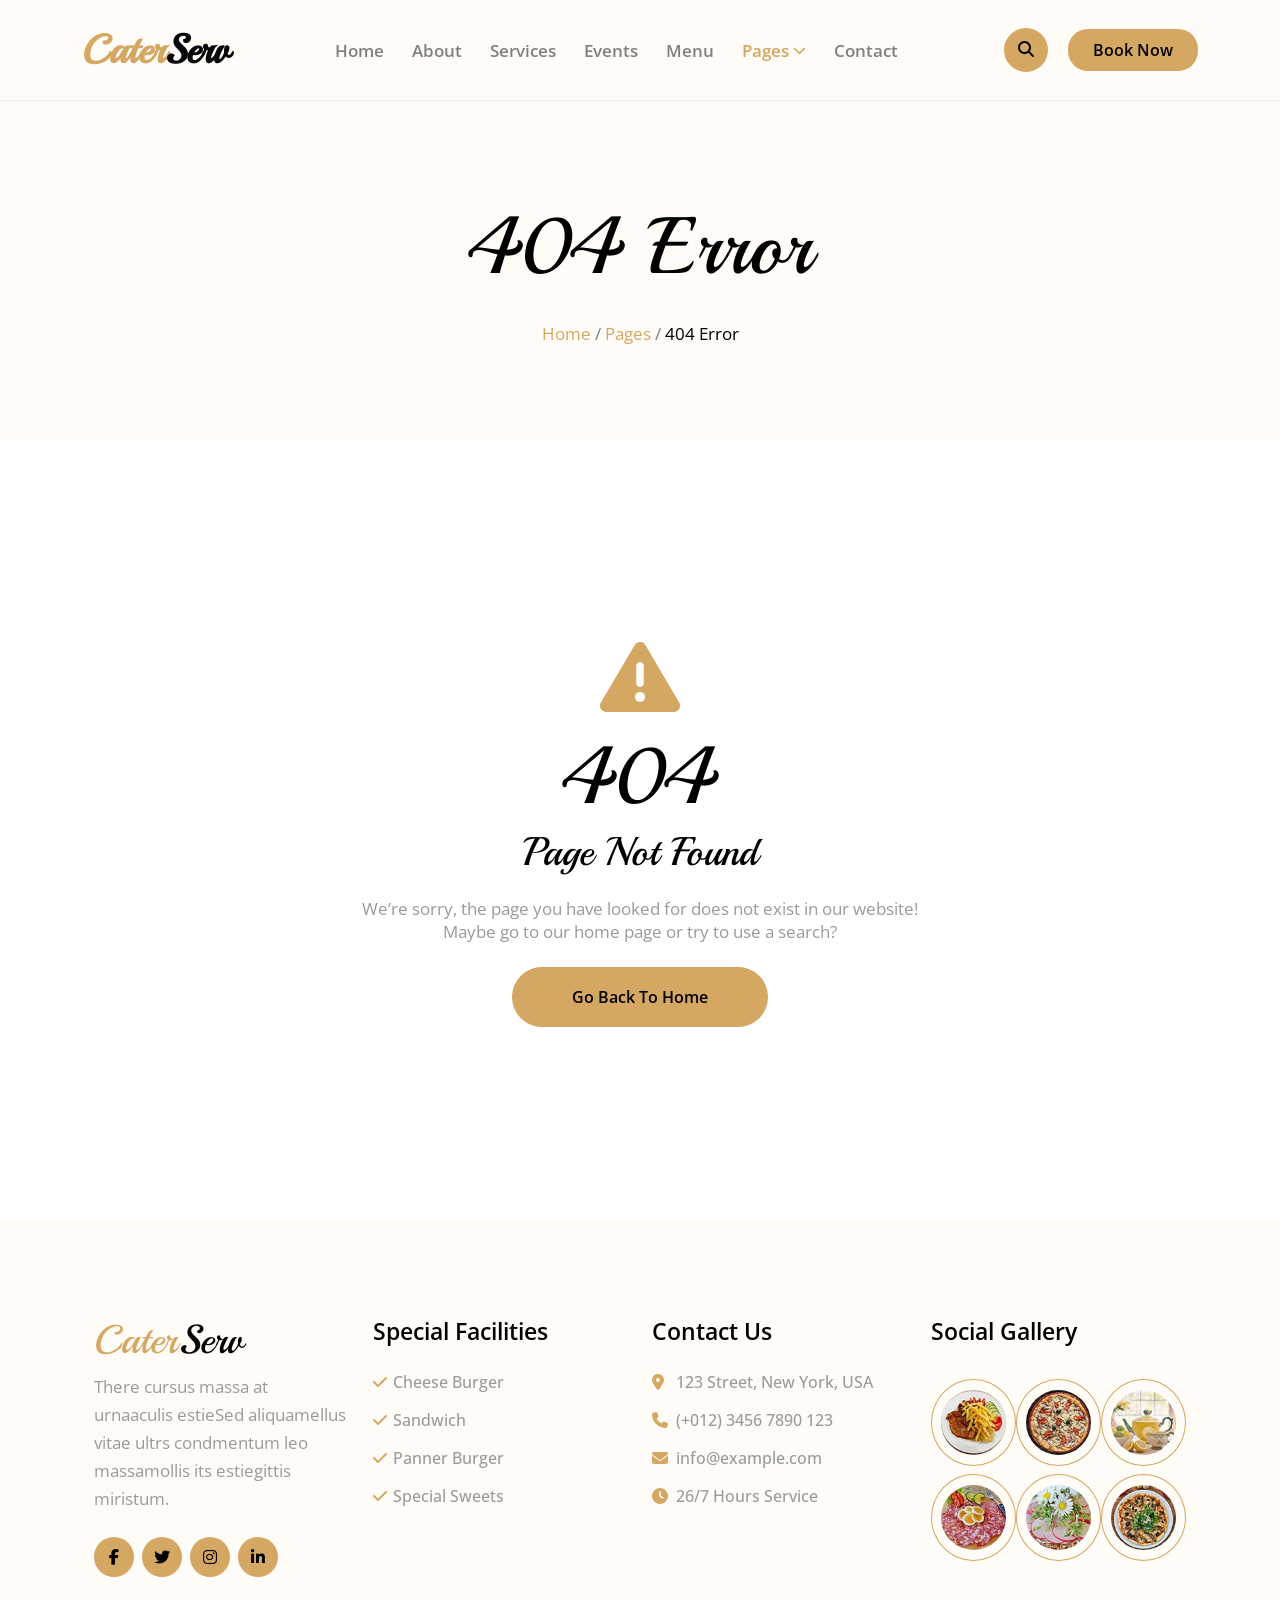
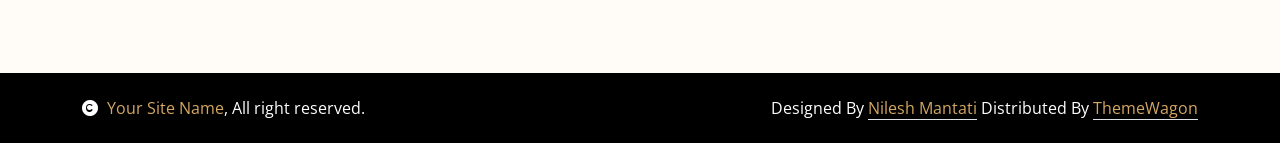
<file: error_page.html>
<!DOCTYPE html>
<html lang="en">

<head>
    <meta charset="UTF-8">
    <meta name="viewport" content="width=device-width, initial-scale=1.0">
    <title>CaterServ Website</title>

    <!-- Css Link -->
    <link rel="stylesheet" href="css/error_page.css">
    <link rel="stylesheet" href="css/style.css">
    <link rel="stylesheet" href="css/owl.carousel.min.css">
    <link rel="stylesheet" href="css/owl.theme.default.min.css">
    <link rel="stylesheet" href="css/animate.min.css">

    <!-- font awesome icons -->
    <link rel="stylesheet" href="css/all.min.css">

    <link rel="preconnect" href="https://fonts.googleapis.com">
    <link rel="preconnect" href="https://fonts.gstatic.com" crossorigin>
    <link href="https://fonts.googleapis.com/css2?family=Playball&display=swap" rel="stylesheet">

    <link rel="preconnect" href="https://fonts.googleapis.com">
    <link rel="preconnect" href="https://fonts.gstatic.com" crossorigin>
    <link
        href="https://fonts.googleapis.com/css2?family=Open+Sans:ital,wght@0,300..800;1,300..800&family=Playball&display=swap"
        rel="stylesheet">
</head>

<body>
    <!-- <div class="container"> -->

    <!-- Header Start -->

    <header class="bgcolor">
        <div class="inner_container">
            <div class="header row">
                <div class="name_logo">
                    <a href="#">
                        <h1 class="row">Cater <span> Serv </span></h1>
                    </a>
                </div>
                <nav>
                    <ul class="menu">
                        <li><a href="index.html">Home</a></li>
                        <li><a href="about.html">About</a></li>
                        <li><a href="services.html">Services</a></li>
                        <li><a href="events.html">Events</a></li>
                        <li><a href="menu.html">Menu</a></li>
                        <li><a href="#" style="color: #D4A762;">Pages
                                <i class="fa-solid fa-chevron-down fa-xs menu_icon"></i>
                            </a>
                            <ul class="submenu">
                                <li><a href="booking.html">Booking</a></li>
                                <li><a href="our_blog.html">Our Blog</a></li>
                                <li><a href="our_team.html">Our Team</a></li>
                                <li><a href="testimonial.html">Testimonial</a></li>
                                <li><a href="error_page.html" style="color: #ffffff; background-color: #D4A762;">404
                                        Page</a></li>
                            </ul>
                        </li>
                        <li><a href="contact.html">Contact</a></li>
                    </ul>
                </nav>
                <div class="header_button row">
                    <div class="search_box row">
                        <a href="#">
                            <i class="fa-solid fa-magnifying-glass search_icon"></i>
                        </a>
                    </div>
                    <div class="book_btn ml-20">
                        <a href="#">Book Now</a>
                    </div>
                </div>
            </div>
        </div>
    </header>
    <!-- Header End -->

    <!-- Home Section Start -->
    <section class="bgcolor mb-100">
        <div class="inner_container">
            <div class="home_section row">
                <div class="home_section_text dis-column ju-center al-i-center">
                    <h1>404 Error</h1>
                    <ul class="about_ul">
                        <li><a href="index.html">Home</a></li>
                        <li class="text_black">/</li>
                        <li><a href="#">Pages</a></li>
                        <li class="text_black">/</li>
                        <li><a href="#" style="color: black;">404 Error</a></li>
                    </ul>
                </div>
            </div>
        </div>
    </section>
    <!-- Home Section End -->

    <!-- Error Section Start -->
    <section>
        <div class="inner_container">
            <div class="error_section dis-column">
                <div class="error_section_text dis-column">
                    <i class="fa-solid fa-triangle-exclamation fa-5x error_icon"></i>
                    <h1>404</h1>
                    <h3>Page Not Found</h3>
                    <p>We’re sorry, the page you have looked for does not exist in our website! Maybe go to our home
                        page or try to use a search?</p>
                    <div class="book_us_section_col_2_boxs_btn row">
                        <button>Go Back To Home</button>
                    </div>
                </div>
            </div>
        </div>
    </section>
    <!-- Error Section End -->

    <!-- Footer Section Start -->
    <footer>
        <div class="inner_container">
            <div class="footer_section row">
                <div class="footer_box1">
                    <h1>Cater<span>Serv</span></h1>
                    <p>There cursus massa at urnaaculis estieSed aliquamellus vitae ultrs condmentum leo massamollis its
                        estiegittis miristum.</p>
                    <div class="footer_icons row">
                        <a href="#" class="row ju-center al-i-center">
                            <i class="fa-brands fa-facebook-f footer_icon"></i>
                        </a>
                        <a href="#" class="row ju-center al-i-center">
                            <i class="fa-brands fa-twitter footer_icon"></i>
                        </a>
                        <a href="#" class="row ju-center al-i-center">
                            <i class="fa-brands fa-instagram footer_icon"></i>
                        </a>
                        <a href="#" class="row ju-center al-i-center">
                            <i class="fa-brands fa-linkedin-in footer_icon"></i>
                        </a>
                    </div>
                </div>
                <div class="footer_box2">
                    <h4>Special Facilities</h4>
                    <div class="footer_menu dis-column">
                        <a href="#"><i class="fa-solid fa-check fa-1x footer_menu"></i> Cheese Burger</a>
                        <a href="#"><i class="fa-solid fa-check fa-1x footer_menu"></i> Sandwich</a>
                        <a href="#"><i class="fa-solid fa-check fa-1x footer_menu"></i> Panner Burger</a>
                        <a href="#"><i class="fa-solid fa-check fa-1x footer_menu"></i> Special Sweets</a>
                    </div>
                </div>
                <div class="footer_box3">
                    <h4>Contact Us</h4>
                    <div class="footer_menu dis-column">
                        <p><i class="fa-solid fa-location-dot fa-1x footer_menu"></i> 123 Street, New York, USA</p>
                        <p><i class="fa-solid fa-phone fa-1x footer_menu"></i>(+012) 3456 7890 123</p>
                        <p><i class="fa-solid fa-envelope fa-1x footer_menu"></i>info@example.com</p>
                        <p><i class="fa-solid fa-clock fa-1x footer_menu"></i>26/7 Hours Service</p>
                    </div>
                </div>
                <div class="footer_box4">
                    <h4>Social Gallery</h4>
                    <div class="footer_gallery row">
                        <div class="footer_gallery_img_box">
                            <img src="img/menu_1.jpg" alt="Footer Img">
                        </div>
                        <div class="footer_gallery_img_box">
                            <img src="img/menu_2.jpg" alt="Footer Img">
                        </div>
                        <div class="footer_gallery_img_box">
                            <img src="img/menu_3.jpg" alt="Footer Img">
                        </div>
                        <div class="footer_gallery_img_box">
                            <img src="img/menu_4.jpg" alt="Footer Img">
                        </div>
                        <div class="footer_gallery_img_box">
                            <img src="img/menu_5.jpg" alt="Footer Img">
                        </div>
                        <div class="footer_gallery_img_box">
                            <img src="img/menu_6.jpg" alt="Footer Img">
                        </div>
                    </div>
                </div>
            </div>
        </div>
    </footer>
    <!-- Footer Section End -->

    <!-- Copy Right Section Start -->
    <div class="copyright">
        <div class="inner_container">
            <div class="copyright_section row">
                <div class="copyright_left row">
                    <a href="#">
                        <i class="fa-solid fa-copyright fa-1x mr-5" style="color: #ffffff;"></i>
                        <span>Your Site Name</span>
                    </a>
                    <p>, All right reserved.</p>
                </div>
                <div class="copyright_right row">
                    <p>
                        Designed By
                        <a href="#">Nilesh Mantati</a>
                        Distributed By
                        <a href="#">ThemeWagon</a>
                    </p>
                </div>
            </div>
        </div>
    </div>
    <!-- Copy Right Section End -->

    <!-- </div> -->
</body>
<script src="js/jquery.js"></script>
<script src="js/owl.carousel.min.js"></script>
<script src="js/wow.min.js"></script>
<script>
    $('.owl-carousel').owlCarousel({
        loop: true,
        margin: 20,
        center: true,
        nav: false,
        dots: false,
        responsive: {
            0: {
                items: 1
            },
            600: {
                items: 2
            },
            1000: {
                items: 3
            }
        }
    })


    var owl = $('.owl-carousel');
    owl.owlCarousel();
    // Listen to owl events:
    owl.on('changed.owl.carousel', function (event) {
        new WOW().init();
    })
</script>

</html>
</file>
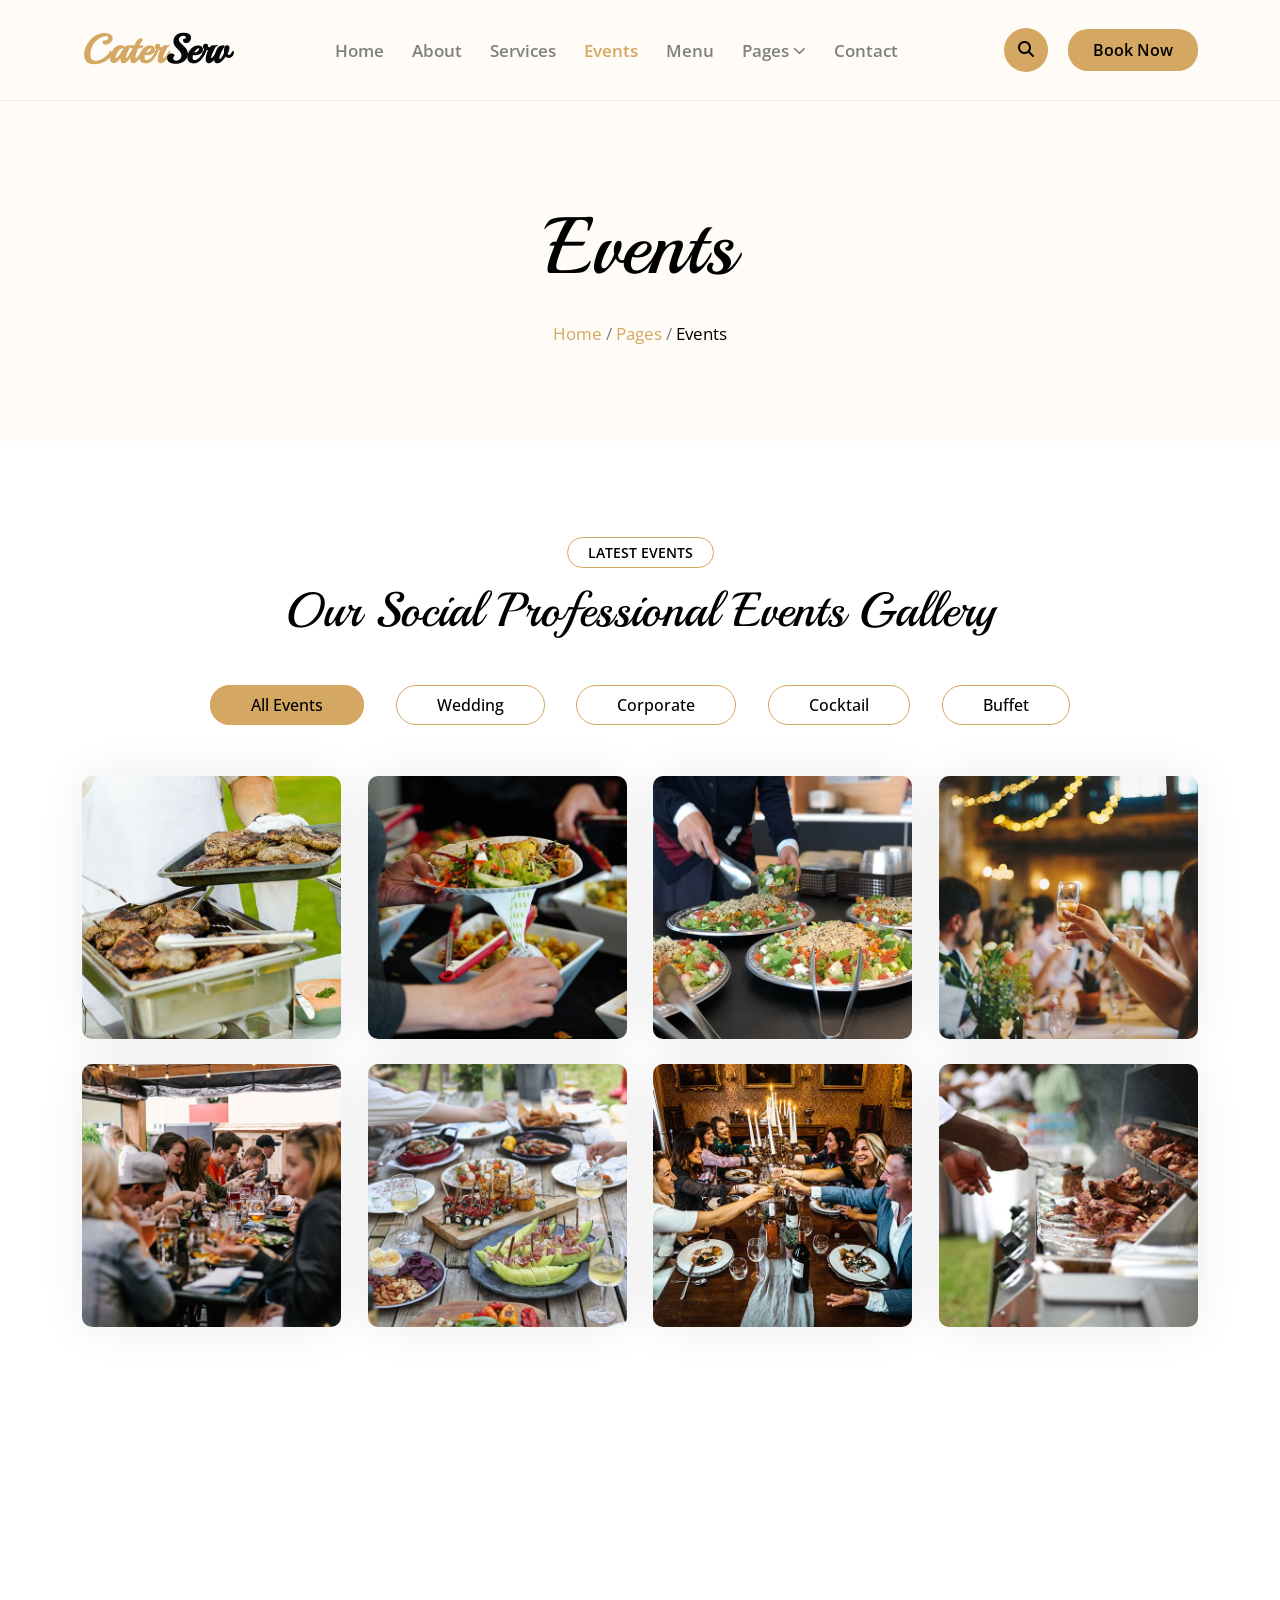
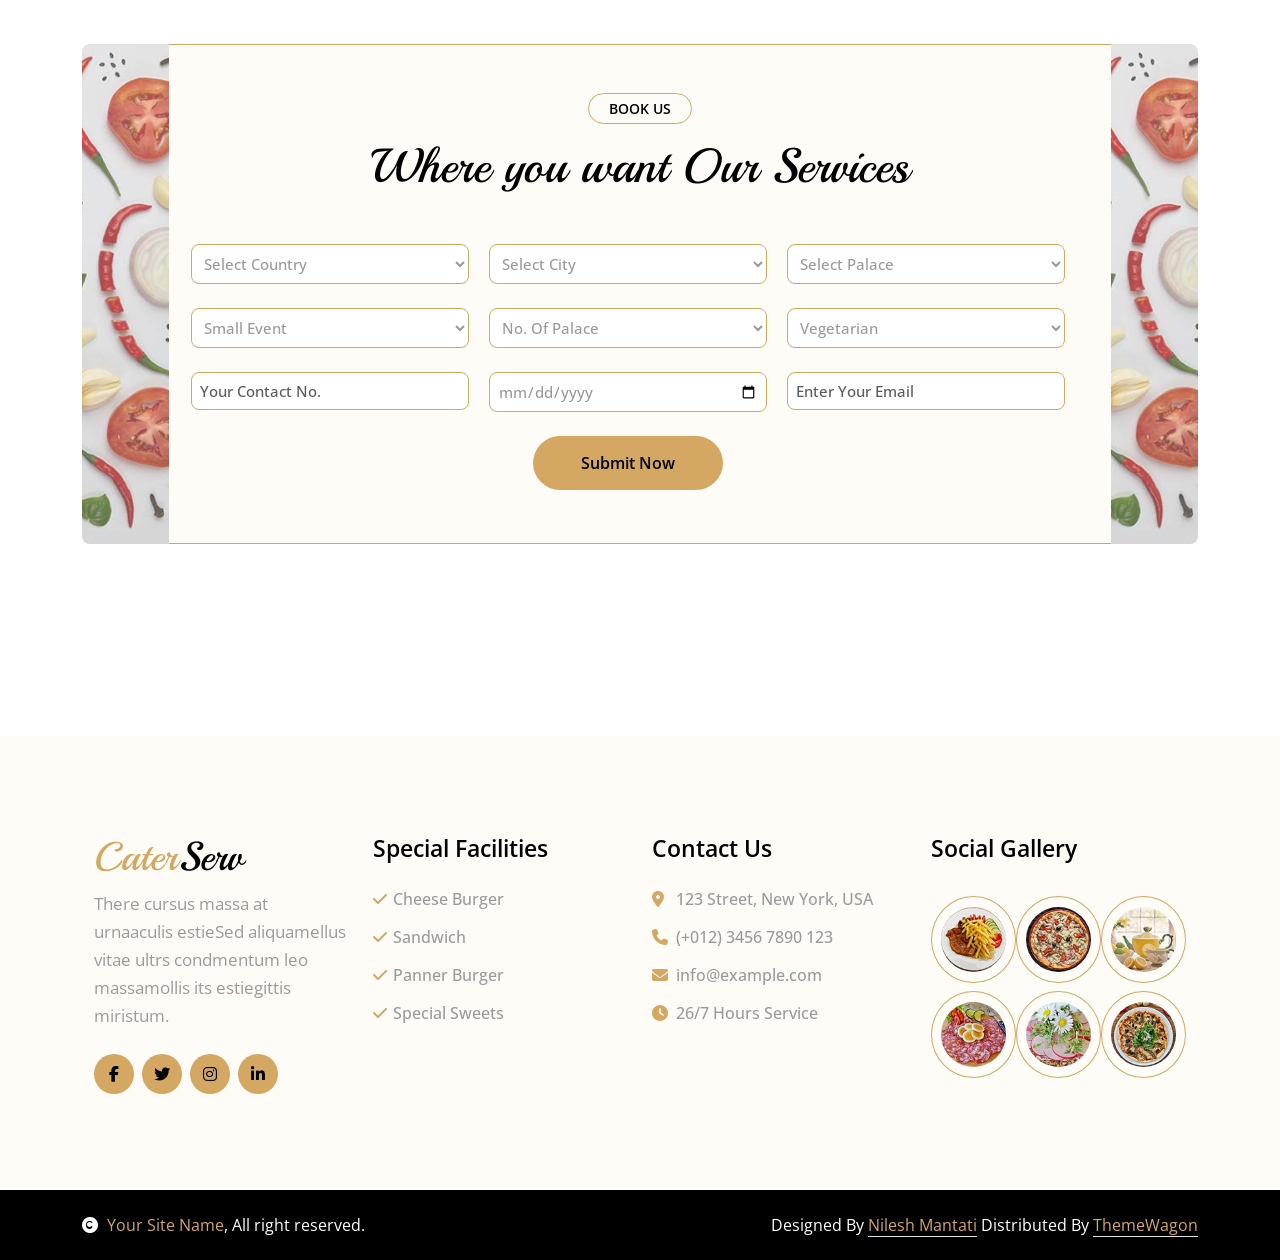
<file: events.html>
<!DOCTYPE html>
<html lang="en">

<head>
    <meta charset="UTF-8">
    <meta name="viewport" content="width=device-width, initial-scale=1.0">
    <title>CaterServ Website</title>

    <!-- Css Link -->
    <link rel="stylesheet" href="css/events.css">
    <link rel="stylesheet" href="css/style.css">
    <link rel="stylesheet" href="css/owl.carousel.min.css">
    <link rel="stylesheet" href="css/owl.theme.default.min.css">
    <link rel="stylesheet" href="css/animate.min.css">

    <!-- font awesome icons -->
    <link rel="stylesheet" href="css/all.min.css">

    <link rel="preconnect" href="https://fonts.googleapis.com">
    <link rel="preconnect" href="https://fonts.gstatic.com" crossorigin>
    <link href="https://fonts.googleapis.com/css2?family=Playball&display=swap" rel="stylesheet">

    <link rel="preconnect" href="https://fonts.googleapis.com">
    <link rel="preconnect" href="https://fonts.gstatic.com" crossorigin>
    <link
        href="https://fonts.googleapis.com/css2?family=Open+Sans:ital,wght@0,300..800;1,300..800&family=Playball&display=swap"
        rel="stylesheet">
</head>

<body>
    <!-- <div class="container"> -->

    <!-- Header Start -->

    <header class="bgcolor">
        <div class="inner_container">
            <div class="header row">
                <div class="name_logo">
                    <a href="#">
                        <h1 class="row">Cater <span> Serv </span></h1>
                    </a>
                </div>
                <nav>
                    <ul class="menu">
                        <li><a href="index.html">Home</a></li>
                        <li><a href="about.html">About</a></li>
                        <li><a href="services.html">Services</a></li>
                        <li><a href="events.html" style="color: #D4A762;">Events</a></li>
                        <li><a href="menu.html">Menu</a></li>
                        <li><a href="#">Pages
                                <i class="fa-solid fa-chevron-down fa-xs menu_icon"></i>
                            </a>
                            <ul class="submenu">
                                <li><a href="booking.html">Booking</a></li>
                                <li><a href="our_blog.html">Our Blog</a></li>
                                <li><a href="our_team.html">Our Team</a></li>
                                <li><a href="testimonial.html">Testimonial</a></li>
                                <li><a href="error_page.html">404 Page</a></li>
                            </ul>
                        </li>
                        <li><a href="contact.html">Contact</a></li>
                    </ul>
                </nav>
                <div class="header_button row">
                    <div class="search_box row">
                        <a href="#">
                            <i class="fa-solid fa-magnifying-glass search_icon"></i>
                        </a>
                    </div>
                    <div class="book_btn ml-20">
                        <a href="#">Book Now</a>
                    </div>
                </div>
            </div>
        </div>
    </header>
    <!-- Header End -->

    <!-- Home Section Start -->
    <section class="bgcolor">
        <div class="inner_container">
            <div class="home_section row">
                <div class="home_section_text dis-column ju-center al-i-center">
                    <h1>Events</h1>
                    <ul class="about_ul">
                        <li><a href="index.html">Home</a></li>
                        <li class="text_black">/</li>
                        <li><a href="#">Pages</a></li>
                        <li class="text_black">/</li>
                        <li><a href="#" style="color: black;">Events</a></li>
                    </ul>
                </div>
            </div>
        </div>
    </section>
    <!-- Home Section End -->

    <!-- Events Section Start -->
    <section>
        <div class="inner_container">
            <div class="events_section dis-column">
                <div class="events_section_text dis-column">
                    <small>latest events</small>
                    <h1>Our Social Professional Events Gallery</h1>
                </div>
                <div class="events_section_main dis-column">
                    <div class="events_section__main_type row">
                        <ul class="row">
                            <li><a href="#" style="color: black; background-color: #D4A762;">All Events</a></li>
                            <li><a href="#">Wedding</a></li>
                            <li><a href="#">Corporate</a></li>
                            <li><a href="#">Cocktail</a></li>
                            <li><a href="#">Buffet</a></li>
                        </ul>
                    </div>
                    <div class="events_section_boxs row">
                        <div class="events_section_box">
                            <img src="img/event_1.jpg" alt="Event Img">
                            <div class="events_section_box_text">
                                <h4>Wedding</h4>
                                <a href="#" class="row">
                                    <i class="fa-solid fa-magnifying-glass-plus fa-2xl" style="color: black;"></i>
                                </a>
                            </div>
                        </div>
                        <div class="events_section_box">
                            <img src="img/event_2.jpg" alt="Event Img">
                            <div class="events_section_box_text">
                                <h4>Corporate</h4>
                                <a href="#" class="row">
                                    <i class="fa-solid fa-magnifying-glass-plus fa-2xl" style="color: black;"></i>
                                </a>
                            </div>
                        </div>
                        <div class="events_section_box">
                            <img src="img/event_3.jpg" alt="Event Img">
                            <div class="events_section_box_text">
                                <h4>Wedding</h4>
                                <a href="#" class="row">
                                    <i class="fa-solid fa-magnifying-glass-plus fa-2xl" style="color: black;"></i>
                                </a>
                            </div>
                        </div>
                        <div class="events_section_box">
                            <img src="img/event_4.jpg" alt="Event Img">
                            <div class="events_section_box_text">
                                <h4>Buffet</h4>
                                <a href="#" class="row">
                                    <i class="fa-solid fa-magnifying-glass-plus fa-2xl" style="color: black;"></i>
                                </a>
                            </div>
                        </div>

                        <div class="events_section_box">
                            <img src="img/event_5.jpg" alt="Event Img">
                            <div class="events_section_box_text">
                                <h4>Cocktail</h4>
                                <a href="#" class="row">
                                    <i class="fa-solid fa-magnifying-glass-plus fa-2xl" style="color: black;"></i>
                                </a>
                            </div>
                        </div>
                        <div class="events_section_box">
                            <img src="img/event_6.jpg" alt="Event Img">
                            <div class="events_section_box_text">
                                <h4>Wedding</h4>
                                <a href="#" class="row">
                                    <i class="fa-solid fa-magnifying-glass-plus fa-2xl" style="color: black;"></i>
                                </a>
                            </div>
                        </div>
                        <div class="events_section_box">
                            <img src="img/event_7.jpg" alt="Event Img">
                            <div class="events_section_box_text">
                                <h4>Buffet</h4>
                                <a href="#" class="row">
                                    <i class="fa-solid fa-magnifying-glass-plus fa-2xl" style="color: black;"></i>
                                </a>
                            </div>
                        </div>
                        <div class="events_section_box">
                            <img src="img/event_8.jpg" alt="Event Img">
                            <div class="events_section_box_text">
                                <h4>Corporate</h4>
                                <a href="#" class="row">
                                    <i class="fa-solid fa-magnifying-glass-plus fa-2xl" style="color: black;"></i>
                                </a>
                            </div>
                        </div>
                    </div>
                </div>
            </div>
        </div>
    </section>
    <!-- Events Section End -->

    <!-- Book Us Section Start -->
    <section class="mt-100">
        <div class="inner_container">
            <div class="book_us_section row">
                <div class="book_us_section_col_1">
                    <img src="img/book_us_img.jpg" alt="Book us">
                </div>
                <div class="book_us_section_col_2">
                    <div class="book_us_section_col_2_text dis-column">
                        <small>Book Us</small>
                        <h1>Where you want Our Services</h1>
                    </div>
                    <div class="book_us_section_col_2_boxs row">
                        <div class="book_us_section_box">
                            <select name="select country">
                                <option selected>Select Country</option>
                                <option value="1">USA</option>
                                <option value="2">UK</option>
                                <option value="3">India</option>
                            </select>
                        </div>
                        <div class="book_us_section_box">
                            <select name="select city">
                                <option selected>Select City</option>
                                <option value="1">Depend On Country</option>
                                <option value="2">UK</option>
                                <option value="3">India</option>
                            </select>
                        </div>
                        <div class="book_us_section_box">
                            <select name="select Palace">
                                <option selected>Select Palace</option>
                                <option value="1">Depend On Country</option>
                                <option value="2">UK</option>
                                <option value="3">India</option>
                            </select>
                        </div>
                        <div class="book_us_section_box">
                            <select name="small event">
                                <option selected>Small Event</option>
                                <option value="1">Event Type</option>
                                <option value="2">Big Event</option>
                                <option value="3">Small Event</option>
                            </select>
                        </div>
                        <div class="book_us_section_box">
                            <select name="no. of palace">
                                <option selected>No. Of Palace</option>
                                <option value="1">100 200</option>
                                <option value="2">300 400</option>
                                <option value="1">500 600</option>
                                <option value="2">700 800</option>
                                <option value="1">900 1000</option>
                                <option value="2">1000+</option>
                            </select>
                        </div>
                        <div class="book_us_section_box">
                            <select name="small event">
                                <option selected>Vegetarian</option>
                                <option value="1">Vegetarian</option>
                                <option value="2">Non Vegetarian</option>
                            </select>
                        </div>
                        <div class="book_us_section_box">
                            <input type="tel" placeholder="Your Contact No.">
                        </div>
                        <div class="book_us_section_box">
                            <input type="date" placeholder="Select Date">
                        </div>
                        <div class="book_us_section_box">
                            <input type="email" placeholder="Enter Your Email">
                        </div>
                        <div class="book_us_section_col_2_boxs_btn row">
                            <button>Submit Now</button>
                        </div>
                    </div>
                </div>
                <div class="book_us_section_col_3">
                    <img src="img/book_us_img.jpg" alt="Book us">
                </div>
            </div>
        </div>
    </section>
    <!-- Book Us Section End -->

    <!-- Footer Section Start -->
    <footer>
        <div class="inner_container">
            <div class="footer_section row">
                <div class="footer_box1">
                    <h1>Cater<span>Serv</span></h1>
                    <p>There cursus massa at urnaaculis estieSed aliquamellus vitae ultrs condmentum leo massamollis its
                        estiegittis miristum.</p>
                    <div class="footer_icons row">
                        <a href="#" class="row ju-center al-i-center">
                            <i class="fa-brands fa-facebook-f footer_icon"></i>
                        </a>
                        <a href="#" class="row ju-center al-i-center">
                            <i class="fa-brands fa-twitter footer_icon"></i>
                        </a>
                        <a href="#" class="row ju-center al-i-center">
                            <i class="fa-brands fa-instagram footer_icon"></i>
                        </a>
                        <a href="#" class="row ju-center al-i-center">
                            <i class="fa-brands fa-linkedin-in footer_icon"></i>
                        </a>
                    </div>
                </div>
                <div class="footer_box2">
                    <h4>Special Facilities</h4>
                    <div class="footer_menu dis-column">
                        <a href="#"><i class="fa-solid fa-check fa-1x footer_menu"></i> Cheese Burger</a>
                        <a href="#"><i class="fa-solid fa-check fa-1x footer_menu"></i> Sandwich</a>
                        <a href="#"><i class="fa-solid fa-check fa-1x footer_menu"></i> Panner Burger</a>
                        <a href="#"><i class="fa-solid fa-check fa-1x footer_menu"></i> Special Sweets</a>
                    </div>
                </div>
                <div class="footer_box3">
                    <h4>Contact Us</h4>
                    <div class="footer_menu dis-column">
                        <p><i class="fa-solid fa-location-dot fa-1x footer_menu"></i> 123 Street, New York, USA</p>
                        <p><i class="fa-solid fa-phone fa-1x footer_menu"></i>(+012) 3456 7890 123</p>
                        <p><i class="fa-solid fa-envelope fa-1x footer_menu"></i>info@example.com</p>
                        <p><i class="fa-solid fa-clock fa-1x footer_menu"></i>26/7 Hours Service</p>
                    </div>
                </div>
                <div class="footer_box4">
                    <h4>Social Gallery</h4>
                    <div class="footer_gallery row">
                        <div class="footer_gallery_img_box">
                            <img src="img/menu_1.jpg" alt="Footer Img">
                        </div>
                        <div class="footer_gallery_img_box">
                            <img src="img/menu_2.jpg" alt="Footer Img">
                        </div>
                        <div class="footer_gallery_img_box">
                            <img src="img/menu_3.jpg" alt="Footer Img">
                        </div>
                        <div class="footer_gallery_img_box">
                            <img src="img/menu_4.jpg" alt="Footer Img">
                        </div>
                        <div class="footer_gallery_img_box">
                            <img src="img/menu_5.jpg" alt="Footer Img">
                        </div>
                        <div class="footer_gallery_img_box">
                            <img src="img/menu_6.jpg" alt="Footer Img">
                        </div>
                    </div>
                </div>
            </div>
        </div>
    </footer>
    <!-- Footer Section End -->

    <!-- Copy Right Section Start -->
    <div class="copyright">
        <div class="inner_container">
            <div class="copyright_section row">
                <div class="copyright_left row">
                    <a href="#">
                        <i class="fa-solid fa-copyright fa-1x mr-5" style="color: #ffffff;"></i>
                        <span>Your Site Name</span>
                    </a>
                    <p>, All right reserved.</p>
                </div>
                <div class="copyright_right row">
                    <p>
                        Designed By
                        <a href="#">Nilesh Mantati</a>
                        Distributed By
                        <a href="#">ThemeWagon</a>
                    </p>
                </div>
            </div>
        </div>
    </div>
    <!-- Copy Right Section End -->

    <!-- </div> -->
</body>
<script src="js/jquery.js"></script>
<script src="js/owl.carousel.min.js"></script>
<script src="js/wow.min.js"></script>
<script>
    $('.owl-carousel').owlCarousel({
        loop: true,
        margin: 20,
        center: true,
        nav: false,
        dots: false,
        responsive: {
            0: {
                items: 1
            },
            600: {
                items: 2
            },
            1000: {
                items: 3
            }
        }
    })


    var owl = $('.owl-carousel');
    owl.owlCarousel();
    // Listen to owl events:
    owl.on('changed.owl.carousel', function (event) {
        new WOW().init();
    })
</script>

</html>
</file>
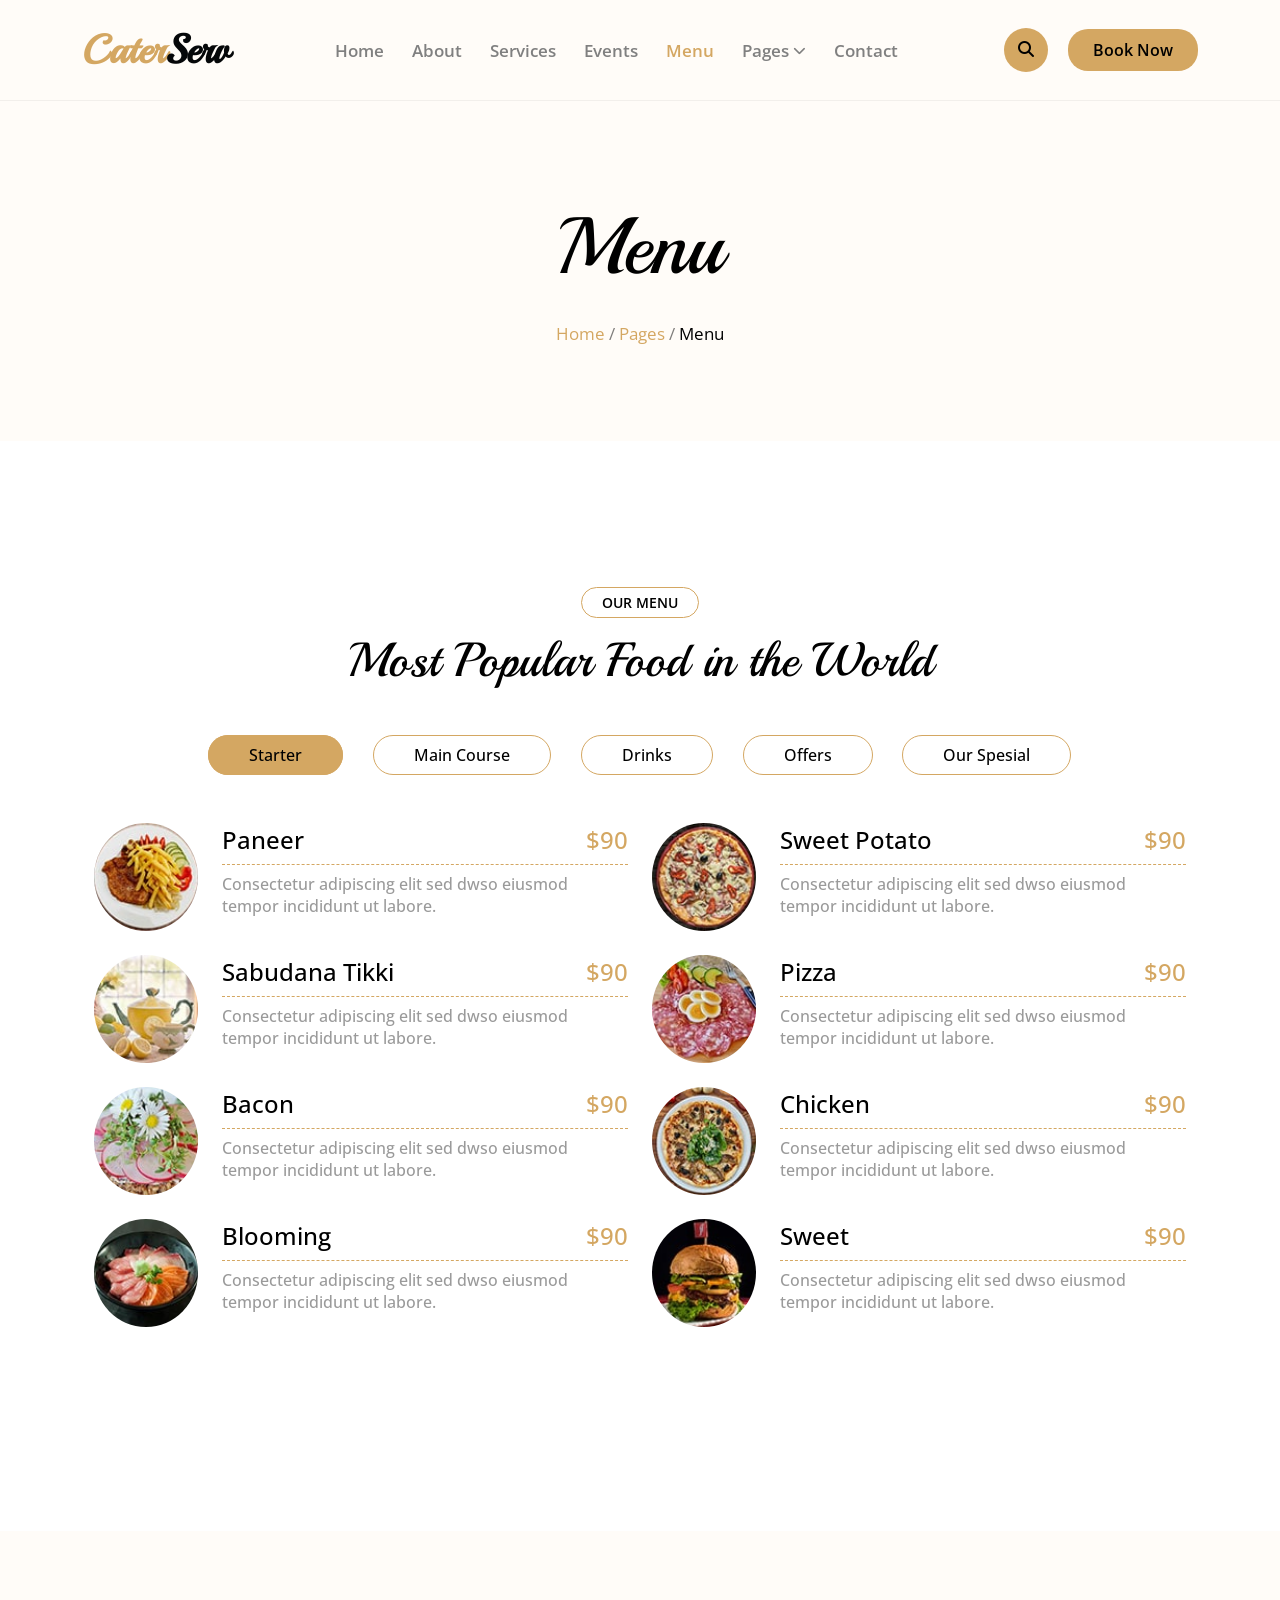
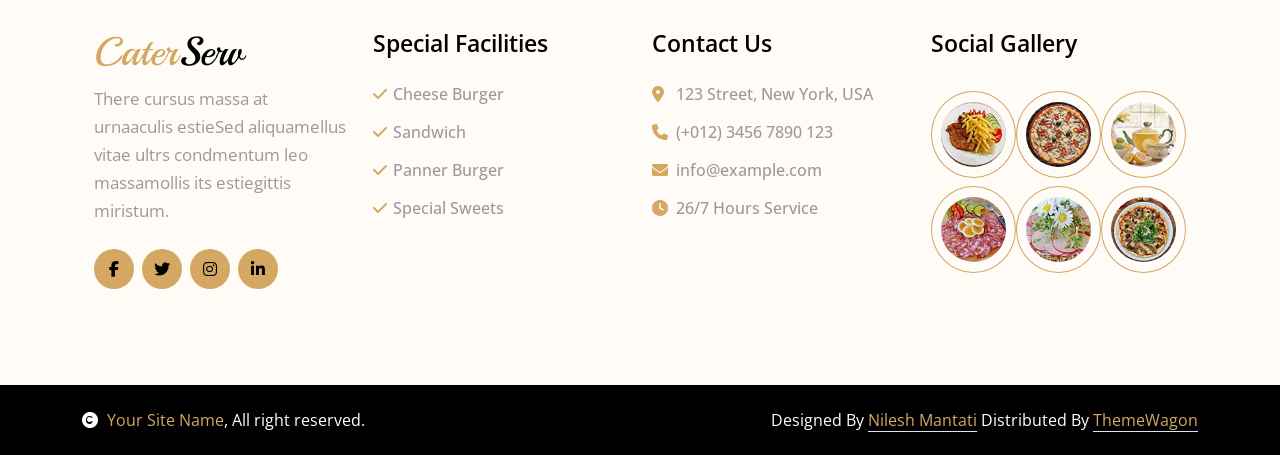
<file: menu.html>
<!DOCTYPE html>
<html lang="en">

<head>
    <meta charset="UTF-8">
    <meta name="viewport" content="width=device-width, initial-scale=1.0">
    <title>CaterServ Website</title>

    <!-- Css Link -->
    <link rel="stylesheet" href="css/menu.css">
    <link rel="stylesheet" href="css/style.css">
    <link rel="stylesheet" href="css/owl.carousel.min.css">
    <link rel="stylesheet" href="css/owl.theme.default.min.css">
    <link rel="stylesheet" href="css/animate.min.css">

    <!-- font awesome icons -->
    <link rel="stylesheet" href="css/all.min.css">

    <link rel="preconnect" href="https://fonts.googleapis.com">
    <link rel="preconnect" href="https://fonts.gstatic.com" crossorigin>
    <link href="https://fonts.googleapis.com/css2?family=Playball&display=swap" rel="stylesheet">

    <link rel="preconnect" href="https://fonts.googleapis.com">
    <link rel="preconnect" href="https://fonts.gstatic.com" crossorigin>
    <link
        href="https://fonts.googleapis.com/css2?family=Open+Sans:ital,wght@0,300..800;1,300..800&family=Playball&display=swap"
        rel="stylesheet">
</head>

<body>
    <!-- <div class="container"> -->

    <!-- Header Start -->

    <header class="bgcolor">
        <div class="inner_container">
            <div class="header row">
                <div class="name_logo">
                    <a href="#">
                        <h1 class="row">Cater <span> Serv </span></h1>
                    </a>
                </div>
                <nav>
                    <ul class="menu">
                        <li><a href="index.html">Home</a></li>
                        <li><a href="about.html">About</a></li>
                        <li><a href="services.html">Services</a></li>
                        <li><a href="events.html">Events</a></li>
                        <li><a href="menu.html" style="color: #D4A762;">Menu</a></li>
                        <li><a href="#">Pages
                                <i class="fa-solid fa-chevron-down fa-xs menu_icon"></i>
                            </a>
                            <ul class="submenu">
                                <li><a href="booking.html">Booking</a></li>
                                <li><a href="our_blog.html">Our Blog</a></li>
                                <li><a href="our_team.html">Our Team</a></li>
                                <li><a href="testimonial.html">Testimonial</a></li>
                                <li><a href="error_page.html">404 Page</a></li>
                            </ul>
                        </li>
                        <li><a href="contact.html">Contact</a></li>
                    </ul>
                </nav>
                <div class="header_button row">
                    <div class="search_box row">
                        <a href="#">
                            <i class="fa-solid fa-magnifying-glass search_icon"></i>
                        </a>
                    </div>
                    <div class="book_btn ml-20">
                        <a href="#">Book Now</a>
                    </div>
                </div>
            </div>
        </div>
    </header>
    <!-- Header End -->

    <!-- Home Section Start -->
    <section class="bgcolor">
        <div class="inner_container">
            <div class="home_section row">
                <div class="home_section_text dis-column ju-center al-i-center">
                    <h1>Menu</h1>
                    <ul class="about_ul">
                        <li><a href="index.html">Home</a></li>
                        <li class="text_black">/</li>
                        <li><a href="#">Pages</a></li>
                        <li class="text_black">/</li>
                        <li><a href="#" style="color: black;">Menu</a></li>
                    </ul>
                </div>
            </div>
        </div>
    </section>
    <!-- Home Section End -->

    <!-- Our Menu Section Start -->
    <section class="mt-50">
        <div class="inner_container">
            <div class="our_menu_section dis-column">
                <div class="our_menu_section_text dis-column">
                    <small>our menu</small>
                    <h1>Most Popular Food in the World</h1>
                </div>
                <div class="our_menu_section_main dis-column">
                    <div class="our_menu_section__main_type row">
                        <ul class="row">
                            <li><a href="#" style="color: black; background-color: #D4A762;">Starter</a></li>
                            <li><a href="#">Main Course</a></li>
                            <li><a href="#">Drinks</a></li>
                            <li><a href="#">Offers</a></li>
                            <li><a href="#">Our Spesial</a></li>
                        </ul>
                    </div>
                    <div class="our_menu_section_boxs row">
                        <div class="our_menu_section_box row">
                            <div class="our_menu_section_box_img_box">
                                <img src="img/menu_1.jpg" alt="Not Found">
                            </div>
                            <div class="our_menu_section_box_text">
                                <div class="name_price row ju-between">
                                    <h4>Paneer</h4>
                                    <h4><span>$90</span></h4>
                                </div>
                                <p>Consectetur adipiscing elit sed dwso eiusmod tempor incididunt ut labore.</p>
                            </div>
                        </div>
                        <div class="our_menu_section_box row">
                            <div class="our_menu_section_box_img_box">
                                <img src="img/menu_2.jpg" alt="Not Found">
                            </div>
                            <div class="our_menu_section_box_text">
                                <div class="name_price row ju-between">
                                    <h4>Sweet Potato</h4>
                                    <h4><span>$90</span></h4>
                                </div>
                                <p>Consectetur adipiscing elit sed dwso eiusmod tempor incididunt ut labore.</p>
                            </div>
                        </div>

                        <div class="our_menu_section_box row">
                            <div class="our_menu_section_box_img_box">
                                <img src="img/menu_3.jpg" alt="Not Found">
                            </div>
                            <div class="our_menu_section_box_text">
                                <div class="name_price row ju-between">
                                    <h4>Sabudana Tikki</h4>
                                    <h4><span>$90</span></h4>
                                </div>
                                <p>Consectetur adipiscing elit sed dwso eiusmod tempor incididunt ut labore.</p>
                            </div>
                        </div>
                        <div class="our_menu_section_box row">
                            <div class="our_menu_section_box_img_box">
                                <img src="img/menu_4.jpg" alt="Not Found">
                            </div>
                            <div class="our_menu_section_box_text">
                                <div class="name_price row ju-between">
                                    <h4>Pizza</h4>
                                    <h4><span>$90</span></h4>
                                </div>
                                <p>Consectetur adipiscing elit sed dwso eiusmod tempor incididunt ut labore.</p>
                            </div>
                        </div>

                        <div class="our_menu_section_box row">
                            <div class="our_menu_section_box_img_box">
                                <img src="img/menu_5.jpg" alt="Not Found">
                            </div>
                            <div class="our_menu_section_box_text">
                                <div class="name_price row ju-between">
                                    <h4>Bacon</h4>
                                    <h4><span>$90</span></h4>
                                </div>
                                <p>Consectetur adipiscing elit sed dwso eiusmod tempor incididunt ut labore.</p>
                            </div>
                        </div>
                        <div class="our_menu_section_box row">
                            <div class="our_menu_section_box_img_box">
                                <img src="img/menu_6.jpg" alt="Not Found">
                            </div>
                            <div class="our_menu_section_box_text">
                                <div class="name_price row ju-between">
                                    <h4>Chicken</h4>
                                    <h4><span>$90</span></h4>
                                </div>
                                <p>Consectetur adipiscing elit sed dwso eiusmod tempor incididunt ut labore.</p>
                            </div>
                        </div>

                        <div class="our_menu_section_box row">
                            <div class="our_menu_section_box_img_box">
                                <img src="img/menu_7.jpg" alt="Not Found">
                            </div>
                            <div class="our_menu_section_box_text">
                                <div class="name_price row ju-between">
                                    <h4>Blooming</h4>
                                    <h4><span>$90</span></h4>
                                </div>
                                <p>Consectetur adipiscing elit sed dwso eiusmod tempor incididunt ut labore.</p>
                            </div>
                        </div>
                        <div class="our_menu_section_box row">
                            <div class="our_menu_section_box_img_box">
                                <img src="img/menu_8.jpg" alt="Not Found">
                            </div>
                            <div class="our_menu_section_box_text">
                                <div class="name_price row ju-between">
                                    <h4>Sweet</h4>
                                    <h4><span>$90</span></h4>
                                </div>
                                <p>Consectetur adipiscing elit sed dwso eiusmod tempor incididunt ut labore.</p>
                            </div>
                        </div>
                    </div>
                </div>
            </div>
        </div>
    </section>
    <!-- Our Menu Section End -->

    <!-- Footer Section Start -->
    <footer>
        <div class="inner_container">
            <div class="footer_section row">
                <div class="footer_box1">
                    <h1>Cater<span>Serv</span></h1>
                    <p>There cursus massa at urnaaculis estieSed aliquamellus vitae ultrs condmentum leo massamollis its
                        estiegittis miristum.</p>
                    <div class="footer_icons row">
                        <a href="#" class="row ju-center al-i-center">
                            <i class="fa-brands fa-facebook-f footer_icon"></i>
                        </a>
                        <a href="#" class="row ju-center al-i-center">
                            <i class="fa-brands fa-twitter footer_icon"></i>
                        </a>
                        <a href="#" class="row ju-center al-i-center">
                            <i class="fa-brands fa-instagram footer_icon"></i>
                        </a>
                        <a href="#" class="row ju-center al-i-center">
                            <i class="fa-brands fa-linkedin-in footer_icon"></i>
                        </a>
                    </div>
                </div>
                <div class="footer_box2">
                    <h4>Special Facilities</h4>
                    <div class="footer_menu dis-column">
                        <a href="#"><i class="fa-solid fa-check fa-1x footer_menu"></i> Cheese Burger</a>
                        <a href="#"><i class="fa-solid fa-check fa-1x footer_menu"></i> Sandwich</a>
                        <a href="#"><i class="fa-solid fa-check fa-1x footer_menu"></i> Panner Burger</a>
                        <a href="#"><i class="fa-solid fa-check fa-1x footer_menu"></i> Special Sweets</a>
                    </div>
                </div>
                <div class="footer_box3">
                    <h4>Contact Us</h4>
                    <div class="footer_menu dis-column">
                        <p><i class="fa-solid fa-location-dot fa-1x footer_menu"></i> 123 Street, New York, USA</p>
                        <p><i class="fa-solid fa-phone fa-1x footer_menu"></i>(+012) 3456 7890 123</p>
                        <p><i class="fa-solid fa-envelope fa-1x footer_menu"></i>info@example.com</p>
                        <p><i class="fa-solid fa-clock fa-1x footer_menu"></i>26/7 Hours Service</p>
                    </div>
                </div>
                <div class="footer_box4">
                    <h4>Social Gallery</h4>
                    <div class="footer_gallery row">
                        <div class="footer_gallery_img_box">
                            <img src="img/menu_1.jpg" alt="Footer Img">
                        </div>
                        <div class="footer_gallery_img_box">
                            <img src="img/menu_2.jpg" alt="Footer Img">
                        </div>
                        <div class="footer_gallery_img_box">
                            <img src="img/menu_3.jpg" alt="Footer Img">
                        </div>
                        <div class="footer_gallery_img_box">
                            <img src="img/menu_4.jpg" alt="Footer Img">
                        </div>
                        <div class="footer_gallery_img_box">
                            <img src="img/menu_5.jpg" alt="Footer Img">
                        </div>
                        <div class="footer_gallery_img_box">
                            <img src="img/menu_6.jpg" alt="Footer Img">
                        </div>
                    </div>
                </div>
            </div>
        </div>
    </footer>
    <!-- Footer Section End -->

    <!-- Copy Right Section Start -->
    <div class="copyright">
        <div class="inner_container">
            <div class="copyright_section row">
                <div class="copyright_left row">
                    <a href="#">
                        <i class="fa-solid fa-copyright fa-1x mr-5" style="color: #ffffff;"></i>
                        <span>Your Site Name</span>
                    </a>
                    <p>, All right reserved.</p>
                </div>
                <div class="copyright_right row">
                    <p>
                        Designed By
                        <a href="#">Nilesh Mantati</a>
                        Distributed By
                        <a href="#">ThemeWagon</a>
                    </p>
                </div>
            </div>
        </div>
    </div>
    <!-- Copy Right Section End -->

    <!-- </div> -->
</body>
<script src="js/jquery.js"></script>
<script src="js/owl.carousel.min.js"></script>
<script src="js/wow.min.js"></script>
<script>
    $('.owl-carousel').owlCarousel({
        loop: true,
        margin: 20,
        center: true,
        nav: false,
        dots: false,
        responsive: {
            0: {
                items: 1
            },
            600: {
                items: 2
            },
            1000: {
                items: 3
            }
        }
    })


    var owl = $('.owl-carousel');
    owl.owlCarousel();
    // Listen to owl events:
    owl.on('changed.owl.carousel', function (event) {
        new WOW().init();
    })
</script>

</html>
</file>
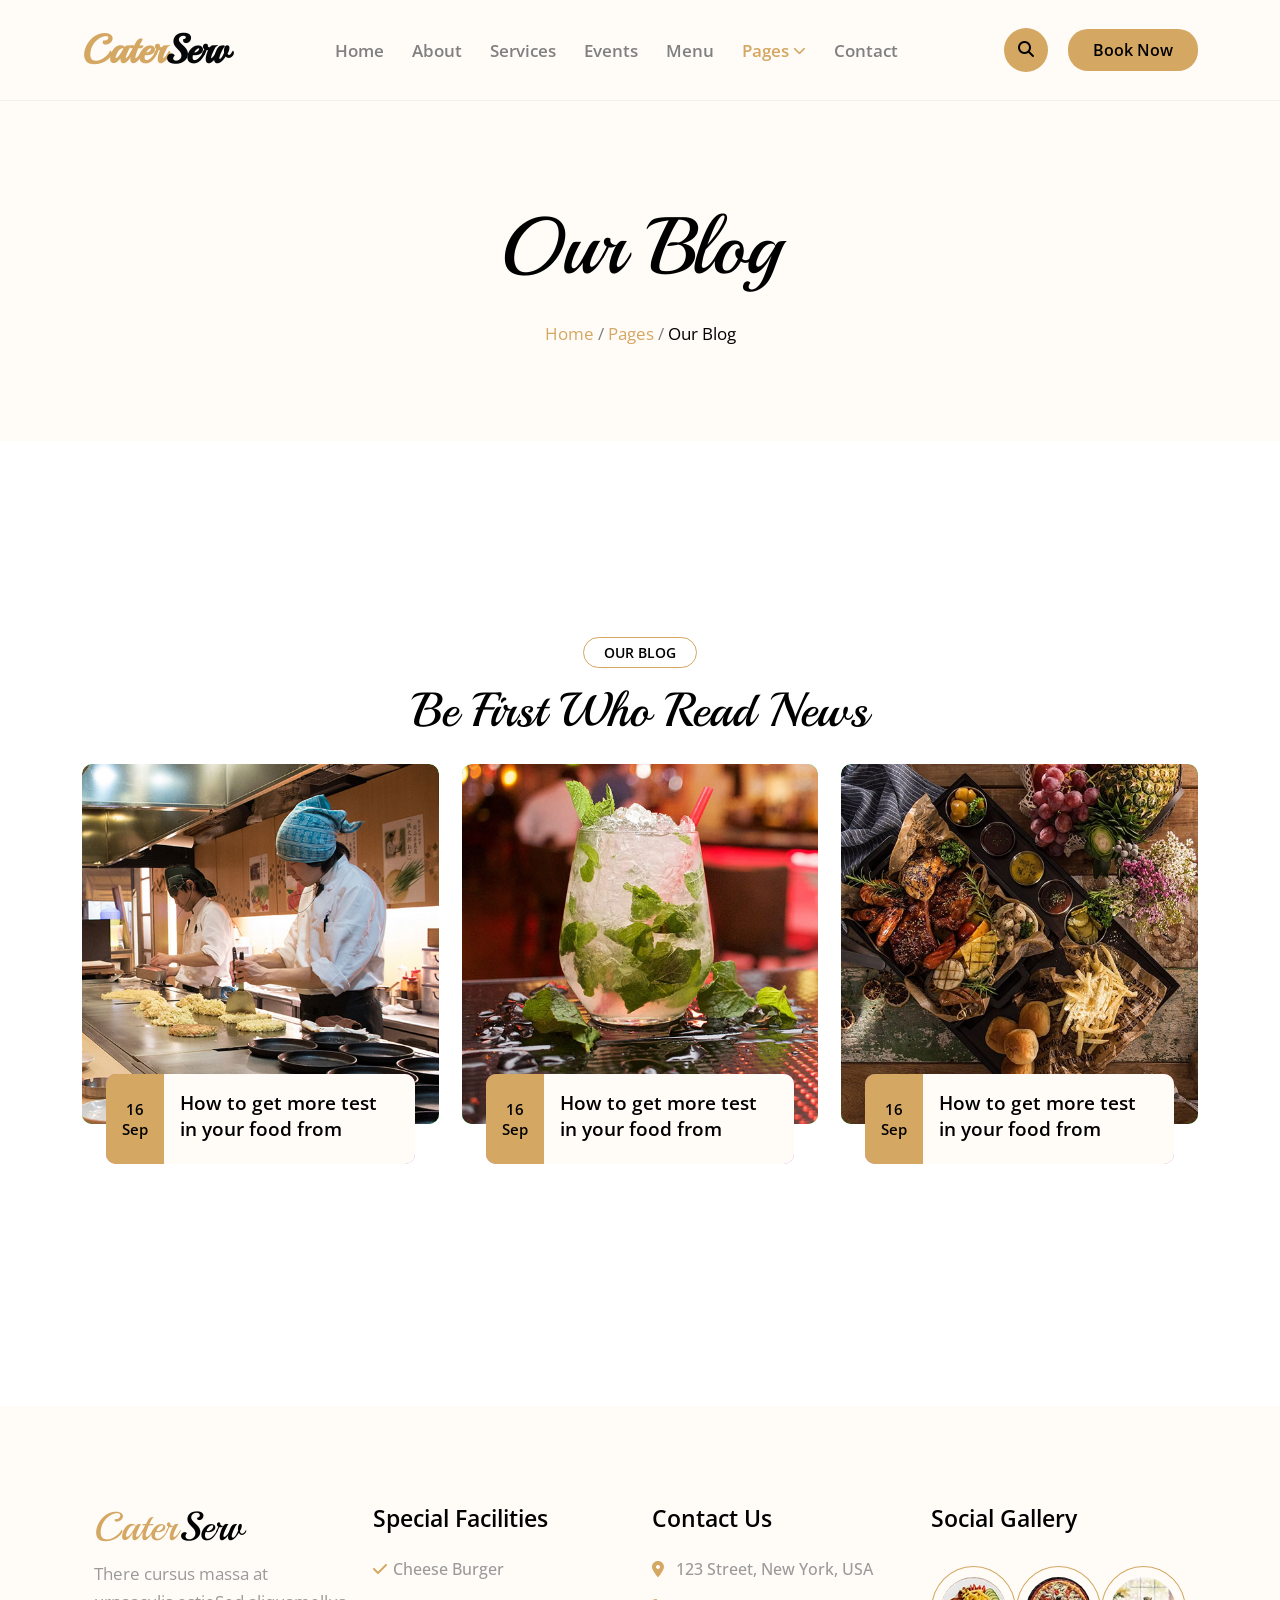
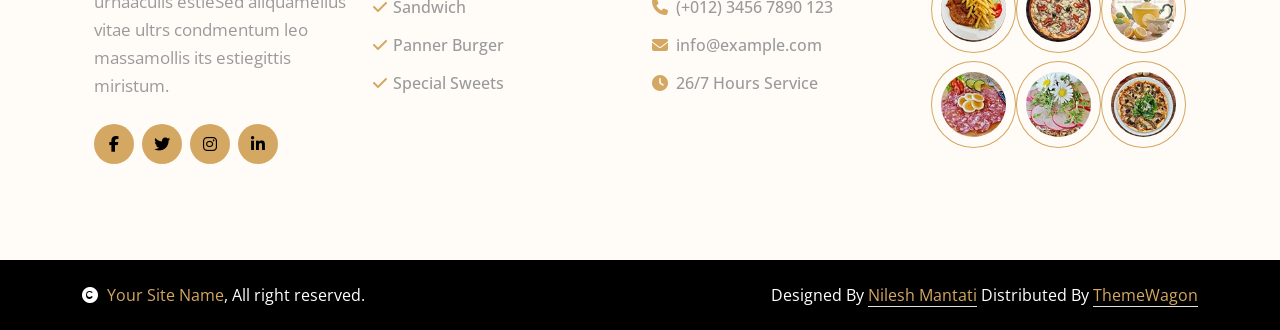
<file: our_blog.html>
<!DOCTYPE html>
<html lang="en">

<head>
    <meta charset="UTF-8">
    <meta name="viewport" content="width=device-width, initial-scale=1.0">
    <title>CaterServ Website</title>

    <!-- Css Link -->
    <link rel="stylesheet" href="css/our_blog.css">
    <link rel="stylesheet" href="css/style.css">
    <link rel="stylesheet" href="css/owl.carousel.min.css">
    <link rel="stylesheet" href="css/owl.theme.default.min.css">
    <link rel="stylesheet" href="css/animate.min.css">

    <!-- font awesome icons -->
    <link rel="stylesheet" href="css/all.min.css">

    <link rel="preconnect" href="https://fonts.googleapis.com">
    <link rel="preconnect" href="https://fonts.gstatic.com" crossorigin>
    <link href="https://fonts.googleapis.com/css2?family=Playball&display=swap" rel="stylesheet">

    <link rel="preconnect" href="https://fonts.googleapis.com">
    <link rel="preconnect" href="https://fonts.gstatic.com" crossorigin>
    <link
        href="https://fonts.googleapis.com/css2?family=Open+Sans:ital,wght@0,300..800;1,300..800&family=Playball&display=swap"
        rel="stylesheet">
</head>

<body>
    <!-- <div class="container"> -->

    <!-- Header Start -->

    <header class="bgcolor">
        <div class="inner_container">
            <div class="header row">
                <div class="name_logo">
                    <a href="#">
                        <h1 class="row">Cater <span> Serv </span></h1>
                    </a>
                </div>
                <nav>
                    <ul class="menu">
                        <li><a href="index.html">Home</a></li>
                        <li><a href="about.html">About</a></li>
                        <li><a href="services.html">Services</a></li>
                        <li><a href="events.html">Events</a></li>
                        <li><a href="menu.html">Menu</a></li>
                        <li><a href="#" style="color: #D4A762;">Pages
                                <i class="fa-solid fa-chevron-down fa-xs menu_icon"></i>
                            </a>
                            <ul class="submenu">
                                <li><a href="booking.html">Booking</a></li>
                                <li><a href="our_blog.html" style="color: #ffffff; background-color: #D4A762;">Our
                                        Blog</a></li>
                                <li><a href="our_team.html">Our Team</a></li>
                                <li><a href="testimonial.html">Testimonial</a></li>
                                <li><a href="error_page.html">404 Page</a></li>
                            </ul>
                        </li>
                        <li><a href="contact.html">Contact</a></li>
                    </ul>
                </nav>
                <div class="header_button row">
                    <div class="search_box row">
                        <a href="#">
                            <i class="fa-solid fa-magnifying-glass search_icon"></i>
                        </a>
                    </div>
                    <div class="book_btn ml-20">
                        <a href="#">Book Now</a>
                    </div>
                </div>
            </div>
        </div>
    </header>
    <!-- Header End -->

    <!-- Home Section Start -->
    <section class="bgcolor mb-100">
        <div class="inner_container">
            <div class="home_section row">
                <div class="home_section_text dis-column ju-center al-i-center">
                    <h1>Our Blog</h1>
                    <ul class="about_ul">
                        <li><a href="index.html">Home</a></li>
                        <li class="text_black">/</li>
                        <li><a href="#">Pages</a></li>
                        <li class="text_black">/</li>
                        <li><a href="#" style="color: black;">Our Blog</a></li>
                    </ul>
                </div>
            </div>
        </div>
    </section>
    <!-- Home Section End -->

    <!-- Blog Section Start -->
    <section>
        <div class="inner_container">
            <div class="blog_section dis-column">
                <div class="blog_section_text dis-column">
                    <small>our blog</small>
                    <h1>Be First Who Read News</h1>
                </div>
                <div class="blog_section_main row">
                    <div class="blog_section_box dis-column">
                        <div class="blog_section_img_box">
                            <img src="img/blog-1.jpg" alt="Not Found">
                        </div>
                        <div class="blog_section_box_text row">
                            <div class="blog_section_box_date dis-column">
                                <p>16</p>
                                <p>Sep</p>
                            </div>
                            <a href="#">How to get more test in your food from</a>
                        </div>
                    </div>
                    <div class="blog_section_box dis-column">
                        <div class="blog_section_img_box">
                            <img src="img/blog-2.jpg" alt="Not Found">
                        </div>
                        <div class="blog_section_box_text row">
                            <div class="blog_section_box_date dis-column">
                                <p>16</p>
                                <p>Sep</p>
                            </div>
                            <a href="#">How to get more test in your food from</a>
                        </div>
                    </div>
                    <div class="blog_section_box dis-column">
                        <div class="blog_section_img_box">
                            <img src="img/blog-3.jpg" alt="Not Found">
                        </div>
                        <div class="blog_section_box_text row">
                            <div class="blog_section_box_date dis-column">
                                <p>16</p>
                                <p>Sep</p>
                            </div>
                            <a href="#">How to get more test in your food from</a>
                        </div>
                    </div>
                </div>
            </div>
        </div>
    </section>
    <!-- Blog Section End -->

    <!-- Footer Section Start -->
    <footer>
        <div class="inner_container">
            <div class="footer_section row">
                <div class="footer_box1">
                    <h1>Cater<span>Serv</span></h1>
                    <p>There cursus massa at urnaaculis estieSed aliquamellus vitae ultrs condmentum leo massamollis its
                        estiegittis miristum.</p>
                    <div class="footer_icons row">
                        <a href="#" class="row ju-center al-i-center">
                            <i class="fa-brands fa-facebook-f footer_icon"></i>
                        </a>
                        <a href="#" class="row ju-center al-i-center">
                            <i class="fa-brands fa-twitter footer_icon"></i>
                        </a>
                        <a href="#" class="row ju-center al-i-center">
                            <i class="fa-brands fa-instagram footer_icon"></i>
                        </a>
                        <a href="#" class="row ju-center al-i-center">
                            <i class="fa-brands fa-linkedin-in footer_icon"></i>
                        </a>
                    </div>
                </div>
                <div class="footer_box2">
                    <h4>Special Facilities</h4>
                    <div class="footer_menu dis-column">
                        <a href="#"><i class="fa-solid fa-check fa-1x footer_menu"></i> Cheese Burger</a>
                        <a href="#"><i class="fa-solid fa-check fa-1x footer_menu"></i> Sandwich</a>
                        <a href="#"><i class="fa-solid fa-check fa-1x footer_menu"></i> Panner Burger</a>
                        <a href="#"><i class="fa-solid fa-check fa-1x footer_menu"></i> Special Sweets</a>
                    </div>
                </div>
                <div class="footer_box3">
                    <h4>Contact Us</h4>
                    <div class="footer_menu dis-column">
                        <p><i class="fa-solid fa-location-dot fa-1x footer_menu"></i> 123 Street, New York, USA</p>
                        <p><i class="fa-solid fa-phone fa-1x footer_menu"></i>(+012) 3456 7890 123</p>
                        <p><i class="fa-solid fa-envelope fa-1x footer_menu"></i>info@example.com</p>
                        <p><i class="fa-solid fa-clock fa-1x footer_menu"></i>26/7 Hours Service</p>
                    </div>
                </div>
                <div class="footer_box4">
                    <h4>Social Gallery</h4>
                    <div class="footer_gallery row">
                        <div class="footer_gallery_img_box">
                            <img src="img/menu_1.jpg" alt="Footer Img">
                        </div>
                        <div class="footer_gallery_img_box">
                            <img src="img/menu_2.jpg" alt="Footer Img">
                        </div>
                        <div class="footer_gallery_img_box">
                            <img src="img/menu_3.jpg" alt="Footer Img">
                        </div>
                        <div class="footer_gallery_img_box">
                            <img src="img/menu_4.jpg" alt="Footer Img">
                        </div>
                        <div class="footer_gallery_img_box">
                            <img src="img/menu_5.jpg" alt="Footer Img">
                        </div>
                        <div class="footer_gallery_img_box">
                            <img src="img/menu_6.jpg" alt="Footer Img">
                        </div>
                    </div>
                </div>
            </div>
        </div>
    </footer>
    <!-- Footer Section End -->

    <!-- Copy Right Section Start -->
    <div class="copyright">
        <div class="inner_container">
            <div class="copyright_section row">
                <div class="copyright_left row">
                    <a href="#">
                        <i class="fa-solid fa-copyright fa-1x mr-5" style="color: #ffffff;"></i>
                        <span>Your Site Name</span>
                    </a>
                    <p>, All right reserved.</p>
                </div>
                <div class="copyright_right row">
                    <p>
                        Designed By
                        <a href="#">Nilesh Mantati</a>
                        Distributed By
                        <a href="#">ThemeWagon</a>
                    </p>
                </div>
            </div>
        </div>
    </div>
    <!-- Copy Right Section End -->

    <!-- </div> -->
</body>
<script src="js/jquery.js"></script>
<script src="js/owl.carousel.min.js"></script>
<script src="js/wow.min.js"></script>
<script>
    $('.owl-carousel').owlCarousel({
        loop: true,
        margin: 20,
        center: true,
        nav: false,
        dots: false,
        responsive: {
            0: {
                items: 1
            },
            600: {
                items: 2
            },
            1000: {
                items: 3
            }
        }
    })


    var owl = $('.owl-carousel');
    owl.owlCarousel();
    // Listen to owl events:
    owl.on('changed.owl.carousel', function (event) {
        new WOW().init();
    })
</script>

</html>
</file>
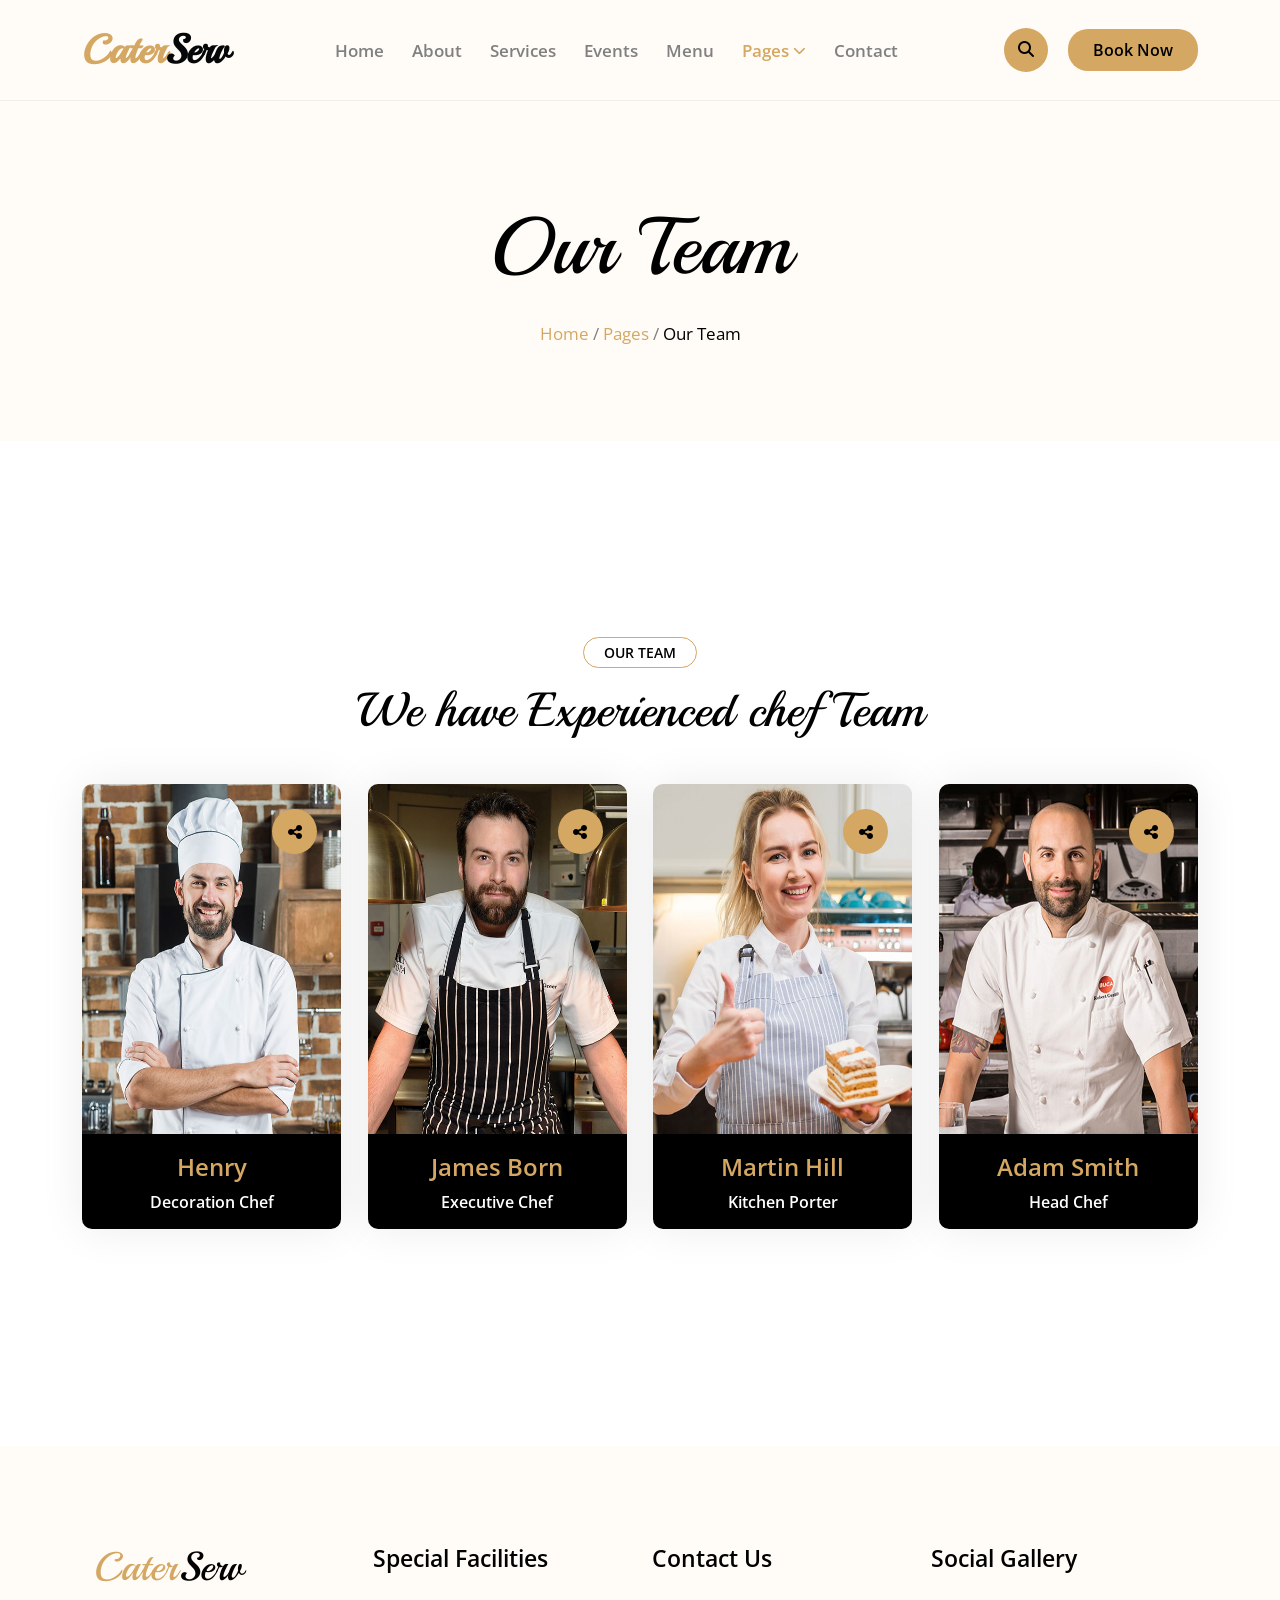
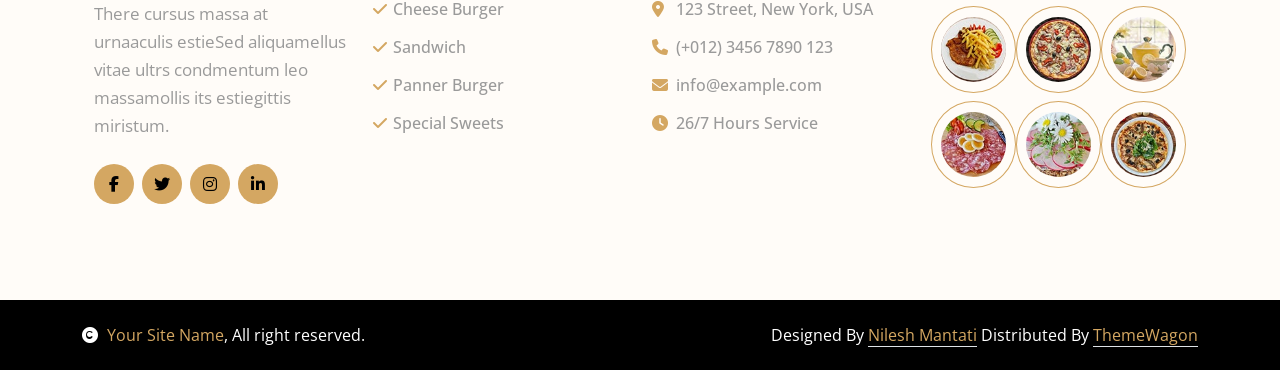
<file: our_team.html>
<!DOCTYPE html>
<html lang="en">

<head>
    <meta charset="UTF-8">
    <meta name="viewport" content="width=device-width, initial-scale=1.0">
    <title>CaterServ Website</title>

    <!-- Css Link -->
    <link rel="stylesheet" href="css/our_team.css">
    <link rel="stylesheet" href="css/style.css">
    <link rel="stylesheet" href="css/owl.carousel.min.css">
    <link rel="stylesheet" href="css/owl.theme.default.min.css">
    <link rel="stylesheet" href="css/animate.min.css">

    <!-- font awesome icons -->
    <link rel="stylesheet" href="css/all.min.css">

    <link rel="preconnect" href="https://fonts.googleapis.com">
    <link rel="preconnect" href="https://fonts.gstatic.com" crossorigin>
    <link href="https://fonts.googleapis.com/css2?family=Playball&display=swap" rel="stylesheet">

    <link rel="preconnect" href="https://fonts.googleapis.com">
    <link rel="preconnect" href="https://fonts.gstatic.com" crossorigin>
    <link
        href="https://fonts.googleapis.com/css2?family=Open+Sans:ital,wght@0,300..800;1,300..800&family=Playball&display=swap"
        rel="stylesheet">
</head>

<body>
    <!-- <div class="container"> -->

    <!-- Header Start -->

    <header class="bgcolor">
        <div class="inner_container">
            <div class="header row">
                <div class="name_logo">
                    <a href="#">
                        <h1 class="row">Cater <span> Serv </span></h1>
                    </a>
                </div>
                <nav>
                    <ul class="menu">
                        <li><a href="index.html">Home</a></li>
                        <li><a href="about.html">About</a></li>
                        <li><a href="services.html">Services</a></li>
                        <li><a href="events.html">Events</a></li>
                        <li><a href="menu.html">Menu</a></li>
                        <li><a href="#" style="color: #D4A762;">Pages
                                <i class="fa-solid fa-chevron-down fa-xs menu_icon"></i>
                            </a>
                            <ul class="submenu">
                                <li><a href="booking.html">Booking</a></li>
                                <li><a href="our_blog.html">Our Blog</a></li>
                                <li><a href="our_team.html" style="color: #ffffff; background-color: #D4A762;">Our
                                        Team</a></li>
                                <li><a href="testimonial.html">Testimonial</a></li>
                                <li><a href="error_page.html">404 Page</a></li>
                            </ul>
                        </li>
                        <li><a href="contact.html">Contact</a></li>
                    </ul>
                </nav>
                <div class="header_button row">
                    <div class="search_box row">
                        <a href="#">
                            <i class="fa-solid fa-magnifying-glass search_icon"></i>
                        </a>
                    </div>
                    <div class="book_btn ml-20">
                        <a href="#">Book Now</a>
                    </div>
                </div>
            </div>
        </div>
    </header>
    <!-- Header End -->

    <!-- Home Section Start -->
    <section class="bgcolor mb-100">
        <div class="inner_container">
            <div class="home_section row">
                <div class="home_section_text dis-column ju-center al-i-center">
                    <h1>Our Team</h1>
                    <ul class="about_ul">
                        <li><a href="index.html">Home</a></li>
                        <li class="text_black">/</li>
                        <li><a href="#">Pages</a></li>
                        <li class="text_black">/</li>
                        <li><a href="#" style="color: black;">Our Team</a></li>
                    </ul>
                </div>
            </div>
        </div>
    </section>
    <!-- Home Section End -->

    <!-- Our Team Section Start -->
    <section>
        <div class="inner_container">
            <div class="our_team_section dis-column">
                <div class="our_team_section_text dis-column">
                    <small>our team</small>
                    <h1>We have Experienced chef Team</h1>
                </div>
                <div class="our_team_section_main row">
                    <div class="our_team_section_box">
                        <div class="our_team_section_img_box">
                            <img src="img/team_1.jpg" alt="Team Img">
                            <div class="our_team_section_team_icons dis-column">
                                <a href="#" class="share row">
                                    <i class="fa-solid fa-share-nodes fa-xm team_icon"></i>
                                </a>
                                <a href="#" class="share_link row">
                                    <i class="fa-brands fa-facebook-f fa-xm team_icon"></i>
                                </a>
                                <a href="#" class="share_link row">
                                    <i class="fa-brands fa-twitter fa-xm team_icon"></i>
                                </a>
                                <a href="#" class="share_link row">
                                    <i class="fa-brands fa-instagram fa-xm team_icon"></i>
                                </a>
                            </div>
                        </div>
                        <div class="our_team_section_box_text dis-column">
                            <h4>Henry</h4>
                            <p>Decoration Chef</p>
                        </div>
                    </div>
                    <div class="our_team_section_box">
                        <div class="our_team_section_img_box">
                            <img src="img/team_2.jpg" alt="Team Img">
                            <div class="our_team_section_team_icons dis-column">
                                <a href="#" class="share row">
                                    <i class="fa-solid fa-share-nodes fa-xm team_icon"></i>
                                </a>
                                <a href="#" class="share_link row">
                                    <i class="fa-brands fa-facebook-f fa-xm team_icon"></i>
                                </a>
                                <a href="#" class="share_link row">
                                    <i class="fa-brands fa-twitter fa-xm team_icon"></i>
                                </a>
                                <a href="#" class="share_link row">
                                    <i class="fa-brands fa-instagram fa-xm team_icon"></i>
                                </a>
                            </div>
                        </div>
                        <div class="our_team_section_box_text dis-column">
                            <h4>James Born</h4>
                            <p>Executive Chef</p>
                        </div>
                    </div>
                    <div class="our_team_section_box">
                        <div class="our_team_section_img_box">
                            <img src="img/team_3.jpg" alt="Team Img">
                            <div class="our_team_section_team_icons dis-column">
                                <a href="#" class="share row">
                                    <i class="fa-solid fa-share-nodes fa-xm team_icon"></i>
                                </a>
                                <a href="#" class="share_link row">
                                    <i class="fa-brands fa-facebook-f fa-xm team_icon"></i>
                                </a>
                                <a href="#" class="share_link row">
                                    <i class="fa-brands fa-twitter fa-xm team_icon"></i>
                                </a>
                                <a href="#" class="share_link row">
                                    <i class="fa-brands fa-instagram fa-xm team_icon"></i>
                                </a>
                            </div>
                        </div>
                        <div class="our_team_section_box_text dis-column">
                            <h4>Martin Hill</h4>
                            <p>Kitchen Porter</p>
                        </div>
                    </div>
                    <div class="our_team_section_box">
                        <div class="our_team_section_img_box">
                            <img src="img/team_4.jpg" alt="Team Img">
                            <div class="our_team_section_team_icons dis-column">
                                <a href="#" class="share row">
                                    <i class="fa-solid fa-share-nodes fa-xm team_icon"></i>
                                </a>
                                <a href="#" class="share_link row">
                                    <i class="fa-brands fa-facebook-f fa-xm team_icon"></i>
                                </a>
                                <a href="#" class="share_link row">
                                    <i class="fa-brands fa-twitter fa-xm team_icon"></i>
                                </a>
                                <a href="#" class="share_link row">
                                    <i class="fa-brands fa-instagram fa-xm team_icon"></i>
                                </a>
                            </div>
                        </div>
                        <div class="our_team_section_box_text dis-column">
                            <h4>Adam Smith</h4>
                            <p>Head Chef</p>
                        </div>
                    </div>
                </div>
            </div>
        </div>
    </section>
    <!-- Our Team Section End -->

    <!-- Footer Section Start -->
    <footer>
        <div class="inner_container">
            <div class="footer_section row">
                <div class="footer_box1">
                    <h1>Cater<span>Serv</span></h1>
                    <p>There cursus massa at urnaaculis estieSed aliquamellus vitae ultrs condmentum leo massamollis its
                        estiegittis miristum.</p>
                    <div class="footer_icons row">
                        <a href="#" class="row ju-center al-i-center">
                            <i class="fa-brands fa-facebook-f footer_icon"></i>
                        </a>
                        <a href="#" class="row ju-center al-i-center">
                            <i class="fa-brands fa-twitter footer_icon"></i>
                        </a>
                        <a href="#" class="row ju-center al-i-center">
                            <i class="fa-brands fa-instagram footer_icon"></i>
                        </a>
                        <a href="#" class="row ju-center al-i-center">
                            <i class="fa-brands fa-linkedin-in footer_icon"></i>
                        </a>
                    </div>
                </div>
                <div class="footer_box2">
                    <h4>Special Facilities</h4>
                    <div class="footer_menu dis-column">
                        <a href="#"><i class="fa-solid fa-check fa-1x footer_menu"></i> Cheese Burger</a>
                        <a href="#"><i class="fa-solid fa-check fa-1x footer_menu"></i> Sandwich</a>
                        <a href="#"><i class="fa-solid fa-check fa-1x footer_menu"></i> Panner Burger</a>
                        <a href="#"><i class="fa-solid fa-check fa-1x footer_menu"></i> Special Sweets</a>
                    </div>
                </div>
                <div class="footer_box3">
                    <h4>Contact Us</h4>
                    <div class="footer_menu dis-column">
                        <p><i class="fa-solid fa-location-dot fa-1x footer_menu"></i> 123 Street, New York, USA</p>
                        <p><i class="fa-solid fa-phone fa-1x footer_menu"></i>(+012) 3456 7890 123</p>
                        <p><i class="fa-solid fa-envelope fa-1x footer_menu"></i>info@example.com</p>
                        <p><i class="fa-solid fa-clock fa-1x footer_menu"></i>26/7 Hours Service</p>
                    </div>
                </div>
                <div class="footer_box4">
                    <h4>Social Gallery</h4>
                    <div class="footer_gallery row">
                        <div class="footer_gallery_img_box">
                            <img src="img/menu_1.jpg" alt="Footer Img">
                        </div>
                        <div class="footer_gallery_img_box">
                            <img src="img/menu_2.jpg" alt="Footer Img">
                        </div>
                        <div class="footer_gallery_img_box">
                            <img src="img/menu_3.jpg" alt="Footer Img">
                        </div>
                        <div class="footer_gallery_img_box">
                            <img src="img/menu_4.jpg" alt="Footer Img">
                        </div>
                        <div class="footer_gallery_img_box">
                            <img src="img/menu_5.jpg" alt="Footer Img">
                        </div>
                        <div class="footer_gallery_img_box">
                            <img src="img/menu_6.jpg" alt="Footer Img">
                        </div>
                    </div>
                </div>
            </div>
        </div>
    </footer>
    <!-- Footer Section End -->

    <!-- Copy Right Section Start -->
    <div class="copyright">
        <div class="inner_container">
            <div class="copyright_section row">
                <div class="copyright_left row">
                    <a href="#">
                        <i class="fa-solid fa-copyright fa-1x mr-5" style="color: #ffffff;"></i>
                        <span>Your Site Name</span>
                    </a>
                    <p>, All right reserved.</p>
                </div>
                <div class="copyright_right row">
                    <p>
                        Designed By
                        <a href="#">Nilesh Mantati</a>
                        Distributed By
                        <a href="#">ThemeWagon</a>
                    </p>
                </div>
            </div>
        </div>
    </div>
    <!-- Copy Right Section End -->

    <!-- </div> -->
</body>
<script src="js/jquery.js"></script>
<script src="js/owl.carousel.min.js"></script>
<script src="js/wow.min.js"></script>
<script>
    $('.owl-carousel').owlCarousel({
        loop: true,
        margin: 20,
        center: true,
        nav: false,
        dots: false,
        responsive: {
            0: {
                items: 1
            },
            600: {
                items: 2
            },
            1000: {
                items: 3
            }
        }
    })


    var owl = $('.owl-carousel');
    owl.owlCarousel();
    // Listen to owl events:
    owl.on('changed.owl.carousel', function (event) {
        new WOW().init();
    })
</script>

</html>
</file>
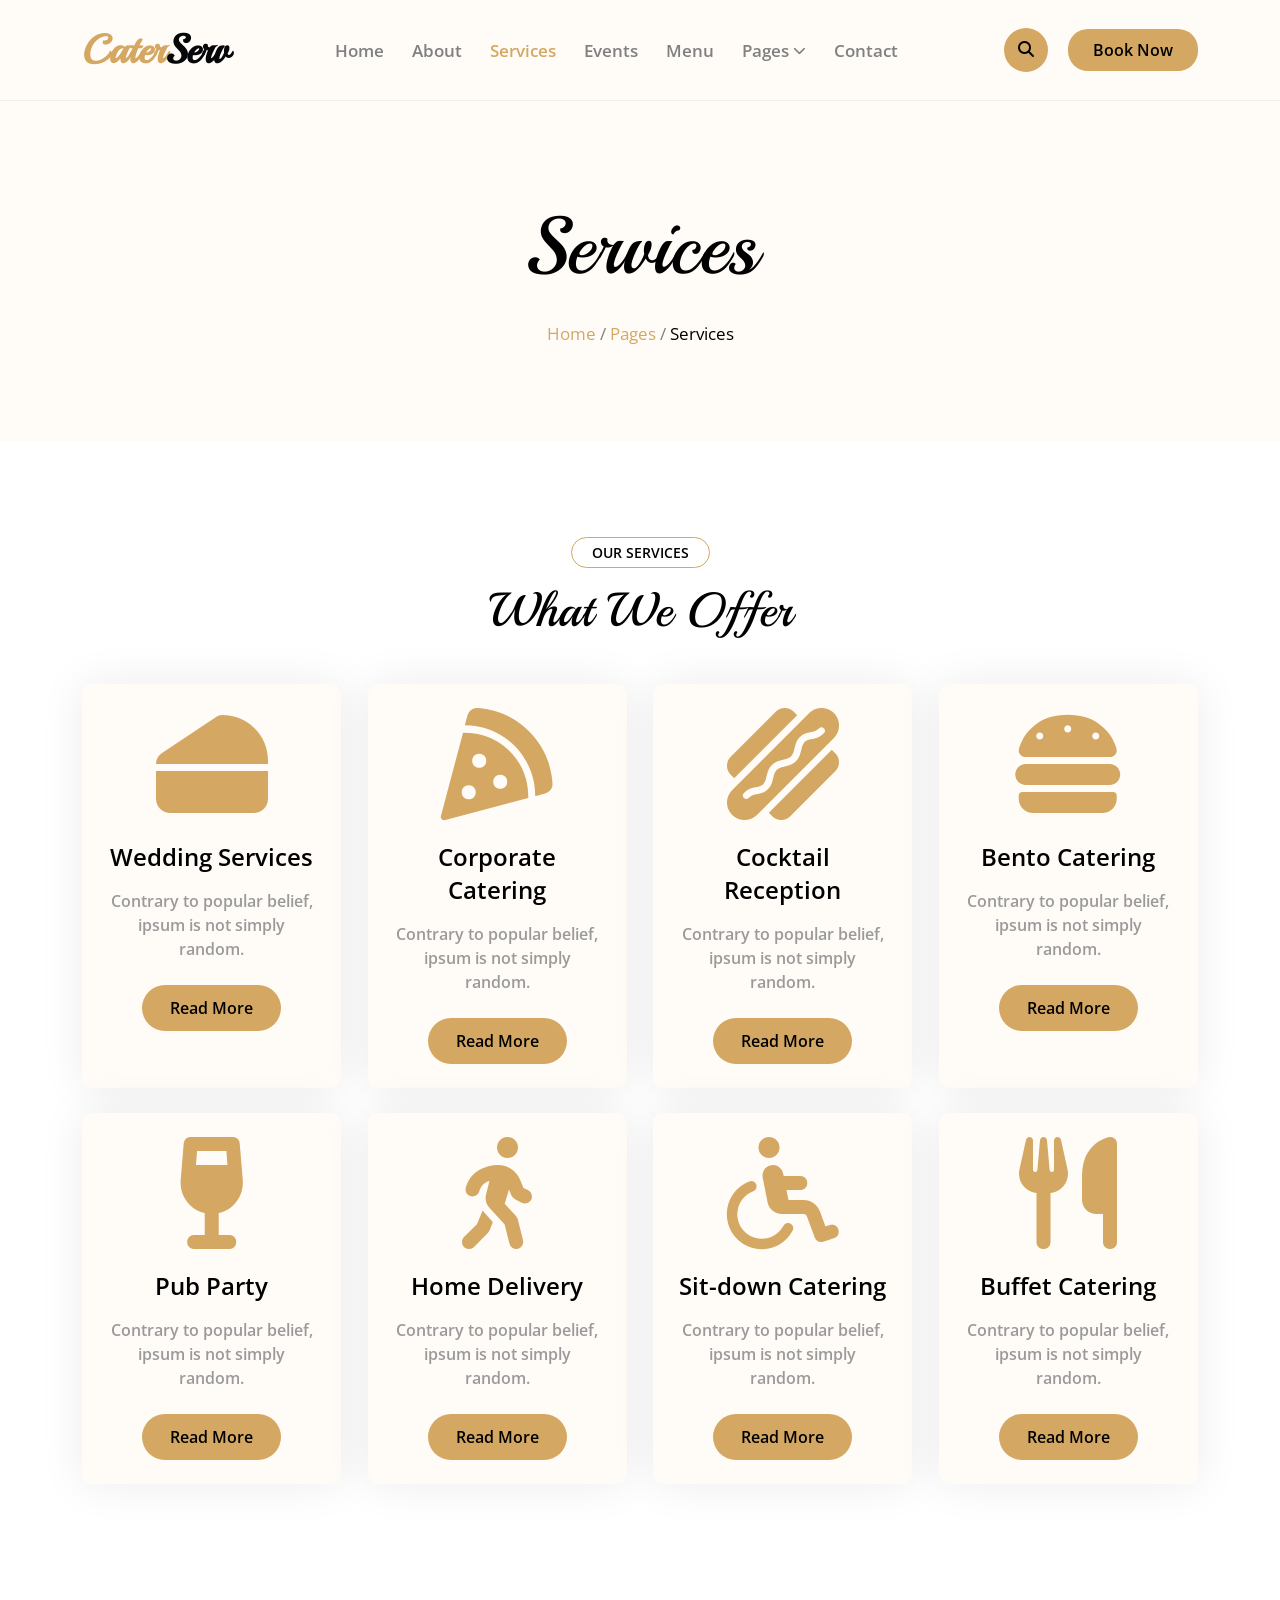
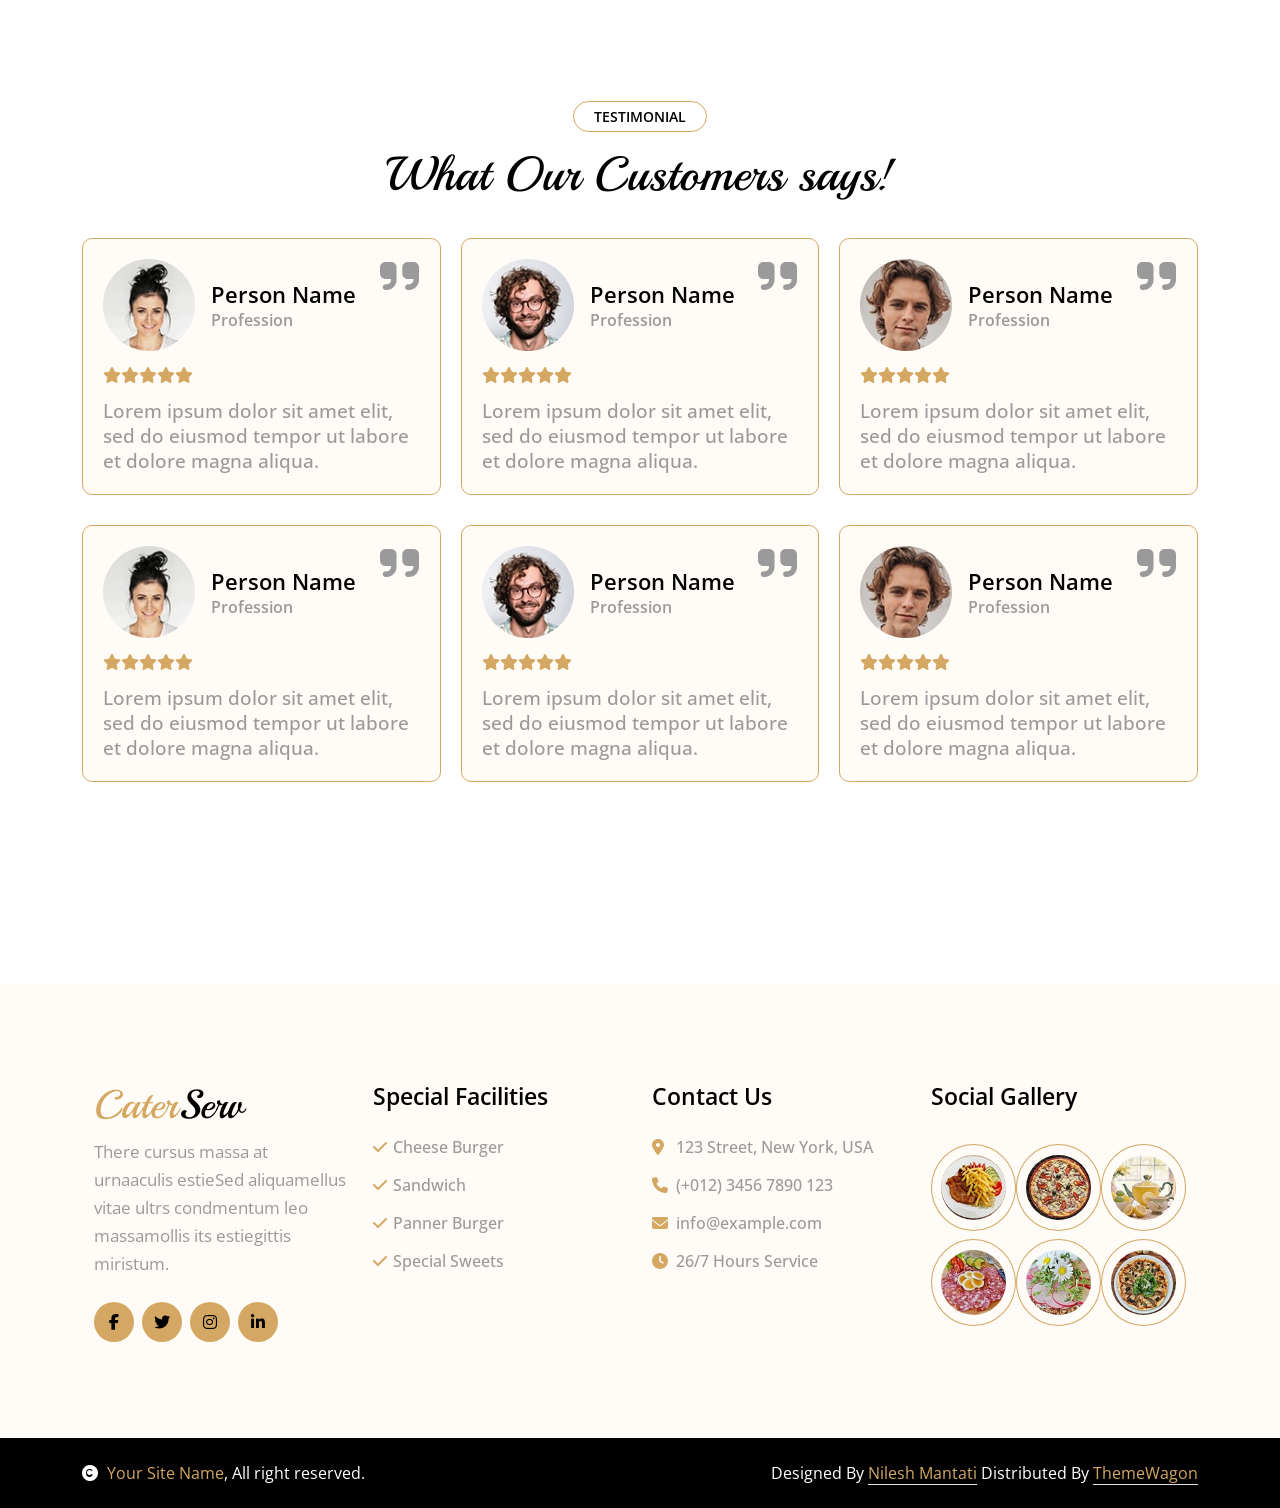
<file: services.html>
<!DOCTYPE html>
<html lang="en">

<head>
    <meta charset="UTF-8">
    <meta name="viewport" content="width=device-width, initial-scale=1.0">
    <title>CaterServ Website</title>

    <!-- Css Link -->
    <link rel="stylesheet" href="css/services.css">
    <link rel="stylesheet" href="css/style.css">
    <link rel="stylesheet" href="css/owl.carousel.min.css">
    <link rel="stylesheet" href="css/owl.theme.default.min.css">
    <link rel="stylesheet" href="css/animate.min.css">

    <!-- font awesome icons -->
    <link rel="stylesheet" href="css/all.min.css">

    <link rel="preconnect" href="https://fonts.googleapis.com">
    <link rel="preconnect" href="https://fonts.gstatic.com" crossorigin>
    <link href="https://fonts.googleapis.com/css2?family=Playball&display=swap" rel="stylesheet">

    <link rel="preconnect" href="https://fonts.googleapis.com">
    <link rel="preconnect" href="https://fonts.gstatic.com" crossorigin>
    <link
        href="https://fonts.googleapis.com/css2?family=Open+Sans:ital,wght@0,300..800;1,300..800&family=Playball&display=swap"
        rel="stylesheet">
</head>

<body>
    <!-- <div class="container"> -->

    <!-- Header Start -->

    <header class="bgcolor">
        <div class="inner_container">
            <div class="header row">
                <div class="name_logo">
                    <a href="#">
                        <h1 class="row">Cater <span> Serv </span></h1>
                    </a>
                </div>
                <nav>
                    <ul class="menu">
                        <li><a href="index.html">Home</a></li>
                        <li><a href="about.html">About</a></li>
                        <li><a href="services.html" style="color: #D4A762;">Services</a></li>
                        <li><a href="events.html">Events</a></li>
                        <li><a href="menu.html">Menu</a></li>
                        <li><a href="#">Pages
                                <i class="fa-solid fa-chevron-down fa-xs menu_icon"></i>
                            </a>
                            <ul class="submenu">
                                <li><a href="booking.html">Booking</a></li>
                                <li><a href="our_blog.html">Our Blog</a></li>
                                <li><a href="our_team.html">Our Team</a></li>
                                <li><a href="testimonial.html">Testimonial</a></li>
                                <li><a href="error_page.html">404 Page</a></li>
                            </ul>
                        </li>
                        <li><a href="contact.html">Contact</a></li>
                    </ul>
                </nav>
                <div class="header_button row">
                    <div class="search_box row">
                        <a href="#">
                            <i class="fa-solid fa-magnifying-glass search_icon"></i>
                        </a>
                    </div>
                    <div class="book_btn ml-20">
                        <a href="#">Book Now</a>
                    </div>
                </div>
            </div>
        </div>
    </header>
    <!-- Header End -->

    <!-- Home Section Start -->
    <section class="bgcolor">
        <div class="inner_container">
            <div class="home_section row">
                <div class="home_section_text dis-column ju-center al-i-center">
                    <h1>Services</h1>
                    <ul class="about_ul">
                        <li><a href="index.html">Home</a></li>
                        <li class="text_black">/</li>
                        <li><a href="#">Pages</a></li>
                        <li class="text_black">/</li>
                        <li><a href="#" style="color: black;">Services</a></li>
                    </ul>
                </div>
            </div>
        </div>
    </section>
    <!-- Home Section End -->

    <!-- Our Services Section Start -->
    <section>
        <div class="inner_container">
            <div class="our_services_section dis-column">
                <div class="our_services_section_text dis-column">
                    <small>Our Services</small>
                    <h1>What We Offer</h1>
                </div>
                <div class="our_services_section_main row">
                    <div class="our_services_section_box dis-column">
                        <i class="fa-solid fa-cheese fa-7x service_icon"></i>
                        <h4>Wedding Services</h4>
                        <p>Contrary to popular belief, ipsum is not simply random.</p>
                        <a href="#">Read More</a>
                        <div class="our_services_section_box_color"></div>
                    </div>
                    <div class="our_services_section_box dis-column">
                        <i class="fa-solid fa-pizza-slice fa-7x service_icon"></i>
                        <h4>Corporate Catering</h4>
                        <p>Contrary to popular belief, ipsum is not simply random.</p>
                        <a href="#">Read More</a>
                        <div class="our_services_section_box_color"></div>
                    </div>
                    <div class="our_services_section_box dis-column">
                        <i class="fa-solid fa-hotdog fa-7x service_icon"></i>
                        <h4>Cocktail Reception</h4>
                        <p>Contrary to popular belief, ipsum is not simply random.</p>
                        <a href="#">Read More</a>
                        <div class="our_services_section_box_color"></div>
                    </div>
                    <div class="our_services_section_box dis-column">
                        <i class="fa-solid fa-burger fa-7x service_icon"></i>
                        <h4>Bento Catering</h4>
                        <p>Contrary to popular belief, ipsum is not simply random.</p>
                        <a href="#">Read More</a>
                        <div class="our_services_section_box_color"></div>
                    </div>
                    <div class="our_services_section_box dis-column">
                        <i class="fa-solid fa-wine-glass fa-7x service_icon"></i>
                        <h4>Pub Party</h4>
                        <p>Contrary to popular belief, ipsum is not simply random.</p>
                        <a href="#">Read More</a>
                        <div class="our_services_section_box_color"></div>
                    </div>
                    <div class="our_services_section_box dis-column">
                        <i class="fa-solid fa-person-walking fa-7x service_icon"></i>
                        <h4>Home Delivery</h4>
                        <p>Contrary to popular belief, ipsum is not simply random.</p>
                        <a href="#">Read More</a>
                        <div class="our_services_section_box_color"></div>
                    </div>
                    <div class="our_services_section_box dis-column">
                        <i class="fa-solid fa-wheelchair fa-7x service_icon"></i>
                        <h4>Sit-down Catering</h4>
                        <p>Contrary to popular belief, ipsum is not simply random.</p>
                        <a href="#">Read More</a>
                        <div class="our_services_section_box_color"></div>
                    </div>
                    <div class="our_services_section_box dis-column">
                        <i class="fa-solid fa-utensils fa-7x service_icon"></i>
                        <h4>Buffet Catering</h4>
                        <p>Contrary to popular belief, ipsum is not simply random.</p>
                        <a href="#">Read More</a>
                        <div class="our_services_section_box_color"></div>
                    </div>
                </div>
            </div>
        </div>
    </section>
    <!-- Our Services Section End -->

    <!-- Feedback Section Start -->
    <section>
        <div class="inner_container">
            <div class="feedback_section dis-column">
                <div class="feedback_section_text dis-column">
                    <small>testimonial</small>
                    <h1>What Our Customers says!</h1>
                </div>
                <div class="feedback_section_main dis-column">
                    <div class="feedback_section_slider1 owl-carousel owl-theme mt-10">
                        <div class="item1 item">
                            <div class="name_img row">
                                <div class="item_img_box">
                                    <img src="img/feedback_1.jpg" alt="">
                                </div>
                                <div class="quote_icon_box">
                                    <i class="fa-solid fa-quote-right quote_icon"></i>
                                </div>
                                <div class="item_name dis-column">
                                    <h1>Person Name</h1>
                                    <p>Profession</p>
                                </div>
                            </div>
                            <div class="item_text">
                                <div class="rating_stars row">
                                    <i class="fa-solid fa-star rating_icon"></i>
                                    <i class="fa-solid fa-star rating_icon"></i>
                                    <i class="fa-solid fa-star rating_icon"></i>
                                    <i class="fa-solid fa-star rating_icon"></i>
                                    <i class="fa-solid fa-star rating_icon"></i>
                                </div>
                                <p>Lorem ipsum dolor sit amet elit, sed do eiusmod tempor ut labore et dolore magna
                                    aliqua.</p>
                            </div>
                        </div>
                        <div class="item1 item">
                            <div class="name_img row">
                                <div class="item_img_box">
                                    <img src="img/feedback_2.jpg" alt="">
                                </div>
                                <div class="quote_icon_box">
                                    <i class="fa-solid fa-quote-right quote_icon"></i>
                                </div>
                                <div class="item_name dis-column">
                                    <h1>Person Name</h1>
                                    <p>Profession</p>
                                </div>
                            </div>
                            <div class="item_text">
                                <div class="rating_stars row">
                                    <i class="fa-solid fa-star rating_icon"></i>
                                    <i class="fa-solid fa-star rating_icon"></i>
                                    <i class="fa-solid fa-star rating_icon"></i>
                                    <i class="fa-solid fa-star rating_icon"></i>
                                    <i class="fa-solid fa-star rating_icon"></i>
                                </div>
                                <p>Lorem ipsum dolor sit amet elit, sed do eiusmod tempor ut labore et dolore magna
                                    aliqua.</p>
                            </div>
                        </div>
                        <div class="item1 item">
                            <div class="name_img row">
                                <div class="item_img_box">
                                    <img src="img/feedback_3.jpg" alt="">
                                </div>
                                <div class="quote_icon_box">
                                    <i class="fa-solid fa-quote-right quote_icon"></i>
                                </div>
                                <div class="item_name dis-column">
                                    <h1>Person Name</h1>
                                    <p>Profession</p>
                                </div>
                            </div>
                            <div class="item_text">
                                <div class="rating_stars row">
                                    <i class="fa-solid fa-star rating_icon"></i>
                                    <i class="fa-solid fa-star rating_icon"></i>
                                    <i class="fa-solid fa-star rating_icon"></i>
                                    <i class="fa-solid fa-star rating_icon"></i>
                                    <i class="fa-solid fa-star rating_icon"></i>
                                </div>
                                <p>Lorem ipsum dolor sit amet elit, sed do eiusmod tempor ut labore et dolore magna
                                    aliqua.</p>
                            </div>
                        </div>
                        <div class="item1 item">
                            <div class="name_img row">
                                <div class="item_img_box">
                                    <img src="img/feedback_4.jpg" alt="">
                                </div>
                                <div class="quote_icon_box">
                                    <i class="fa-solid fa-quote-right quote_icon"></i>
                                </div>
                                <div class="item_name dis-column">
                                    <h1>Person Name</h1>
                                    <p>Profession</p>
                                </div>
                            </div>
                            <div class="item_text">
                                <div class="rating_stars row">
                                    <i class="fa-solid fa-star rating_icon"></i>
                                    <i class="fa-solid fa-star rating_icon"></i>
                                    <i class="fa-solid fa-star rating_icon"></i>
                                    <i class="fa-solid fa-star rating_icon"></i>
                                    <i class="fa-solid fa-star rating_icon"></i>
                                </div>
                                <p>Lorem ipsum dolor sit amet elit, sed do eiusmod tempor ut labore et dolore magna
                                    aliqua.</p>
                            </div>
                        </div>


                        <div class="item1 item">
                            <div class="name_img row">
                                <div class="item_img_box">
                                    <img src="img/feedback_1.jpg" alt="">
                                </div>
                                <div class="quote_icon_box">
                                    <i class="fa-solid fa-quote-right quote_icon"></i>
                                </div>
                                <div class="item_name dis-column">
                                    <h1>Person Name</h1>
                                    <p>Profession</p>
                                </div>
                            </div>
                            <div class="item_text">
                                <div class="rating_stars row">
                                    <i class="fa-solid fa-star rating_icon"></i>
                                    <i class="fa-solid fa-star rating_icon"></i>
                                    <i class="fa-solid fa-star rating_icon"></i>
                                    <i class="fa-solid fa-star rating_icon"></i>
                                    <i class="fa-solid fa-star rating_icon"></i>
                                </div>
                                <p>Lorem ipsum dolor sit amet elit, sed do eiusmod tempor ut labore et dolore magna
                                    aliqua.</p>
                            </div>
                        </div>
                        <div class="item1 item">
                            <div class="name_img row">
                                <div class="item_img_box">
                                    <img src="img/feedback_2.jpg" alt="">
                                </div>
                                <div class="quote_icon_box">
                                    <i class="fa-solid fa-quote-right quote_icon"></i>
                                </div>
                                <div class="item_name dis-column">
                                    <h1>Person Name</h1>
                                    <p>Profession</p>
                                </div>
                            </div>
                            <div class="item_text">
                                <div class="rating_stars row">
                                    <i class="fa-solid fa-star rating_icon"></i>
                                    <i class="fa-solid fa-star rating_icon"></i>
                                    <i class="fa-solid fa-star rating_icon"></i>
                                    <i class="fa-solid fa-star rating_icon"></i>
                                    <i class="fa-solid fa-star rating_icon"></i>
                                </div>
                                <p>Lorem ipsum dolor sit amet elit, sed do eiusmod tempor ut labore et dolore magna
                                    aliqua.</p>
                            </div>
                        </div>
                        <div class="item1 item">
                            <div class="name_img row">
                                <div class="item_img_box">
                                    <img src="img/feedback_3.jpg" alt="">
                                </div>
                                <div class="quote_icon_box">
                                    <i class="fa-solid fa-quote-right quote_icon"></i>
                                </div>
                                <div class="item_name dis-column">
                                    <h1>Person Name</h1>
                                    <p>Profession</p>
                                </div>
                            </div>
                            <div class="item_text">
                                <div class="rating_stars row">
                                    <i class="fa-solid fa-star rating_icon"></i>
                                    <i class="fa-solid fa-star rating_icon"></i>
                                    <i class="fa-solid fa-star rating_icon"></i>
                                    <i class="fa-solid fa-star rating_icon"></i>
                                    <i class="fa-solid fa-star rating_icon"></i>
                                </div>
                                <p>Lorem ipsum dolor sit amet elit, sed do eiusmod tempor ut labore et dolore magna
                                    aliqua.</p>
                            </div>
                        </div>
                        <div class="item1 item">
                            <div class="name_img row">
                                <div class="item_img_box">
                                    <img src="img/feedback_4.jpg" alt="">
                                </div>
                                <div class="quote_icon_box">
                                    <i class="fa-solid fa-quote-right quote_icon"></i>
                                </div>
                                <div class="item_name dis-column">
                                    <h1>Person Name</h1>
                                    <p>Profession</p>
                                </div>
                            </div>
                            <div class="item_text">
                                <div class="rating_stars row">
                                    <i class="fa-solid fa-star rating_icon"></i>
                                    <i class="fa-solid fa-star rating_icon"></i>
                                    <i class="fa-solid fa-star rating_icon"></i>
                                    <i class="fa-solid fa-star rating_icon"></i>
                                    <i class="fa-solid fa-star rating_icon"></i>
                                </div>
                                <p>Lorem ipsum dolor sit amet elit, sed do eiusmod tempor ut labore et dolore magna
                                    aliqua.</p>
                            </div>
                        </div>
                    </div>

                    <div class="feedback_section_slider2 owl-carousel owl-theme mt-30 mb-10">
                        <div class="item2 item">
                            <div class="name_img row">
                                <div class="item_img_box">
                                    <img src="img/feedback_1.jpg" alt="">
                                </div>
                                <div class="quote_icon_box">
                                    <i class="fa-solid fa-quote-right quote_icon"></i>
                                </div>
                                <div class="item_name dis-column">
                                    <h1>Person Name</h1>
                                    <p>Profession</p>
                                </div>
                            </div>
                            <div class="item_text">
                                <div class="rating_stars row">
                                    <i class="fa-solid fa-star rating_icon"></i>
                                    <i class="fa-solid fa-star rating_icon"></i>
                                    <i class="fa-solid fa-star rating_icon"></i>
                                    <i class="fa-solid fa-star rating_icon"></i>
                                    <i class="fa-solid fa-star rating_icon"></i>
                                </div>
                                <p>Lorem ipsum dolor sit amet elit, sed do eiusmod tempor ut labore et dolore magna
                                    aliqua.</p>
                            </div>
                        </div>
                        <div class="item2 item">
                            <div class="name_img row">
                                <div class="item_img_box">
                                    <img src="img/feedback_2.jpg" alt="">
                                </div>
                                <div class="quote_icon_box">
                                    <i class="fa-solid fa-quote-right quote_icon"></i>
                                </div>
                                <div class="item_name dis-column">
                                    <h1>Person Name</h1>
                                    <p>Profession</p>
                                </div>
                            </div>
                            <div class="item_text">
                                <div class="rating_stars row">
                                    <i class="fa-solid fa-star rating_icon"></i>
                                    <i class="fa-solid fa-star rating_icon"></i>
                                    <i class="fa-solid fa-star rating_icon"></i>
                                    <i class="fa-solid fa-star rating_icon"></i>
                                    <i class="fa-solid fa-star rating_icon"></i>
                                </div>
                                <p>Lorem ipsum dolor sit amet elit, sed do eiusmod tempor ut labore et dolore magna
                                    aliqua.</p>
                            </div>
                        </div>
                        <div class="item2 item">
                            <div class="name_img row">
                                <div class="item_img_box">
                                    <img src="img/feedback_3.jpg" alt="">
                                </div>
                                <div class="quote_icon_box">
                                    <i class="fa-solid fa-quote-right quote_icon"></i>
                                </div>
                                <div class="item_name dis-column">
                                    <h1>Person Name</h1>
                                    <p>Profession</p>
                                </div>
                            </div>
                            <div class="item_text">
                                <div class="rating_stars row">
                                    <i class="fa-solid fa-star rating_icon"></i>
                                    <i class="fa-solid fa-star rating_icon"></i>
                                    <i class="fa-solid fa-star rating_icon"></i>
                                    <i class="fa-solid fa-star rating_icon"></i>
                                    <i class="fa-solid fa-star rating_icon"></i>
                                </div>
                                <p>Lorem ipsum dolor sit amet elit, sed do eiusmod tempor ut labore et dolore magna
                                    aliqua.</p>
                            </div>
                        </div>
                        <div class="item2 item">
                            <div class="name_img row">
                                <div class="item_img_box">
                                    <img src="img/feedback_4.jpg" alt="">
                                </div>
                                <div class="quote_icon_box">
                                    <i class="fa-solid fa-quote-right quote_icon"></i>
                                </div>
                                <div class="item_name dis-column">
                                    <h1>Person Name</h1>
                                    <p>Profession</p>
                                </div>
                            </div>
                            <div class="item_text">
                                <div class="rating_stars row">
                                    <i class="fa-solid fa-star rating_icon"></i>
                                    <i class="fa-solid fa-star rating_icon"></i>
                                    <i class="fa-solid fa-star rating_icon"></i>
                                    <i class="fa-solid fa-star rating_icon"></i>
                                    <i class="fa-solid fa-star rating_icon"></i>
                                </div>
                                <p>Lorem ipsum dolor sit amet elit, sed do eiusmod tempor ut labore et dolore magna
                                    aliqua.</p>
                            </div>
                        </div>


                        <div class="item2 item">
                            <div class="name_img row">
                                <div class="item_img_box">
                                    <img src="img/feedback_1.jpg" alt="">
                                </div>
                                <div class="quote_icon_box">
                                    <i class="fa-solid fa-quote-right quote_icon"></i>
                                </div>
                                <div class="item_name dis-column">
                                    <h1>Person Name</h1>
                                    <p>Profession</p>
                                </div>
                            </div>
                            <div class="item_text">
                                <div class="rating_stars row">
                                    <i class="fa-solid fa-star rating_icon"></i>
                                    <i class="fa-solid fa-star rating_icon"></i>
                                    <i class="fa-solid fa-star rating_icon"></i>
                                    <i class="fa-solid fa-star rating_icon"></i>
                                    <i class="fa-solid fa-star rating_icon"></i>
                                </div>
                                <p>Lorem ipsum dolor sit amet elit, sed do eiusmod tempor ut labore et dolore magna
                                    aliqua.</p>
                            </div>
                        </div>
                        <div class="item2 item">
                            <div class="name_img row">
                                <div class="item_img_box">
                                    <img src="img/feedback_2.jpg" alt="">
                                </div>
                                <div class="quote_icon_box">
                                    <i class="fa-solid fa-quote-right quote_icon"></i>
                                </div>
                                <div class="item_name dis-column">
                                    <h1>Person Name</h1>
                                    <p>Profession</p>
                                </div>
                            </div>
                            <div class="item_text">
                                <div class="rating_stars row">
                                    <i class="fa-solid fa-star rating_icon"></i>
                                    <i class="fa-solid fa-star rating_icon"></i>
                                    <i class="fa-solid fa-star rating_icon"></i>
                                    <i class="fa-solid fa-star rating_icon"></i>
                                    <i class="fa-solid fa-star rating_icon"></i>
                                </div>
                                <p>Lorem ipsum dolor sit amet elit, sed do eiusmod tempor ut labore et dolore magna
                                    aliqua.</p>
                            </div>
                        </div>
                        <div class="item2 item">
                            <div class="name_img row">
                                <div class="item_img_box">
                                    <img src="img/feedback_3.jpg" alt="">
                                </div>
                                <div class="quote_icon_box">
                                    <i class="fa-solid fa-quote-right quote_icon"></i>
                                </div>
                                <div class="item_name dis-column">
                                    <h1>Person Name</h1>
                                    <p>Profession</p>
                                </div>
                            </div>
                            <div class="item_text">
                                <div class="rating_stars row">
                                    <i class="fa-solid fa-star rating_icon"></i>
                                    <i class="fa-solid fa-star rating_icon"></i>
                                    <i class="fa-solid fa-star rating_icon"></i>
                                    <i class="fa-solid fa-star rating_icon"></i>
                                    <i class="fa-solid fa-star rating_icon"></i>
                                </div>
                                <p>Lorem ipsum dolor sit amet elit, sed do eiusmod tempor ut labore et dolore magna
                                    aliqua.</p>
                            </div>
                        </div>
                        <div class="item2 item">
                            <div class="name_img row">
                                <div class="item_img_box">
                                    <img src="img/feedback_4.jpg" alt="">
                                </div>
                                <div class="quote_icon_box">
                                    <i class="fa-solid fa-quote-right quote_icon"></i>
                                </div>
                                <div class="item_name dis-column">
                                    <h1>Person Name</h1>
                                    <p>Profession</p>
                                </div>
                            </div>
                            <div class="item_text">
                                <div class="rating_stars row">
                                    <i class="fa-solid fa-star rating_icon"></i>
                                    <i class="fa-solid fa-star rating_icon"></i>
                                    <i class="fa-solid fa-star rating_icon"></i>
                                    <i class="fa-solid fa-star rating_icon"></i>
                                    <i class="fa-solid fa-star rating_icon"></i>
                                </div>
                                <p>Lorem ipsum dolor sit amet elit, sed do eiusmod tempor ut labore et dolore magna
                                    aliqua.</p>
                            </div>
                        </div>
                    </div>
                </div>
            </div>
        </div>
    </section>
    <!-- Feedback Section End -->

    <!-- Footer Section Start -->
    <footer>
        <div class="inner_container">
            <div class="footer_section row">
                <div class="footer_box1">
                    <h1>Cater<span>Serv</span></h1>
                    <p>There cursus massa at urnaaculis estieSed aliquamellus vitae ultrs condmentum leo massamollis its
                        estiegittis miristum.</p>
                    <div class="footer_icons row">
                        <a href="#" class="row ju-center al-i-center">
                            <i class="fa-brands fa-facebook-f footer_icon"></i>
                        </a>
                        <a href="#" class="row ju-center al-i-center">
                            <i class="fa-brands fa-twitter footer_icon"></i>
                        </a>
                        <a href="#" class="row ju-center al-i-center">
                            <i class="fa-brands fa-instagram footer_icon"></i>
                        </a>
                        <a href="#" class="row ju-center al-i-center">
                            <i class="fa-brands fa-linkedin-in footer_icon"></i>
                        </a>
                    </div>
                </div>
                <div class="footer_box2">
                    <h4>Special Facilities</h4>
                    <div class="footer_menu dis-column">
                        <a href="#"><i class="fa-solid fa-check fa-1x footer_menu"></i> Cheese Burger</a>
                        <a href="#"><i class="fa-solid fa-check fa-1x footer_menu"></i> Sandwich</a>
                        <a href="#"><i class="fa-solid fa-check fa-1x footer_menu"></i> Panner Burger</a>
                        <a href="#"><i class="fa-solid fa-check fa-1x footer_menu"></i> Special Sweets</a>
                    </div>
                </div>
                <div class="footer_box3">
                    <h4>Contact Us</h4>
                    <div class="footer_menu dis-column">
                        <p><i class="fa-solid fa-location-dot fa-1x footer_menu"></i> 123 Street, New York, USA</p>
                        <p><i class="fa-solid fa-phone fa-1x footer_menu"></i>(+012) 3456 7890 123</p>
                        <p><i class="fa-solid fa-envelope fa-1x footer_menu"></i>info@example.com</p>
                        <p><i class="fa-solid fa-clock fa-1x footer_menu"></i>26/7 Hours Service</p>
                    </div>
                </div>
                <div class="footer_box4">
                    <h4>Social Gallery</h4>
                    <div class="footer_gallery row">
                        <div class="footer_gallery_img_box">
                            <img src="img/menu_1.jpg" alt="Footer Img">
                        </div>
                        <div class="footer_gallery_img_box">
                            <img src="img/menu_2.jpg" alt="Footer Img">
                        </div>
                        <div class="footer_gallery_img_box">
                            <img src="img/menu_3.jpg" alt="Footer Img">
                        </div>
                        <div class="footer_gallery_img_box">
                            <img src="img/menu_4.jpg" alt="Footer Img">
                        </div>
                        <div class="footer_gallery_img_box">
                            <img src="img/menu_5.jpg" alt="Footer Img">
                        </div>
                        <div class="footer_gallery_img_box">
                            <img src="img/menu_6.jpg" alt="Footer Img">
                        </div>
                    </div>
                </div>
            </div>
        </div>
    </footer>
    <!-- Footer Section End -->

    <!-- Copy Right Section Start -->
    <div class="copyright">
        <div class="inner_container">
            <div class="copyright_section row">
                <div class="copyright_left row">
                    <a href="#">
                        <i class="fa-solid fa-copyright fa-1x mr-5" style="color: #ffffff;"></i>
                        <span>Your Site Name</span>
                    </a>
                    <p>, All right reserved.</p>
                </div>
                <div class="copyright_right row">
                    <p>
                        Designed By
                        <a href="#">Nilesh Mantati</a>
                        Distributed By
                        <a href="#">ThemeWagon</a>
                    </p>
                </div>
            </div>
        </div>
    </div>
    <!-- Copy Right Section End -->

    <!-- </div> -->
</body>
<script src="js/jquery.js"></script>
<script src="js/owl.carousel.min.js"></script>
<script src="js/wow.min.js"></script>
<script>
    $('.owl-carousel').owlCarousel({
        loop: true,
        margin: 20,
        center: true,
        nav: false,
        dots: false,
        responsive: {
            0: {
                items: 1
            },
            600: {
                items: 2
            },
            1000: {
                items: 3
            }
        }
    })


    var owl = $('.owl-carousel');
    owl.owlCarousel();
    // Listen to owl events:
    owl.on('changed.owl.carousel', function (event) {
        new WOW().init();
    })
</script>

</html>
</file>
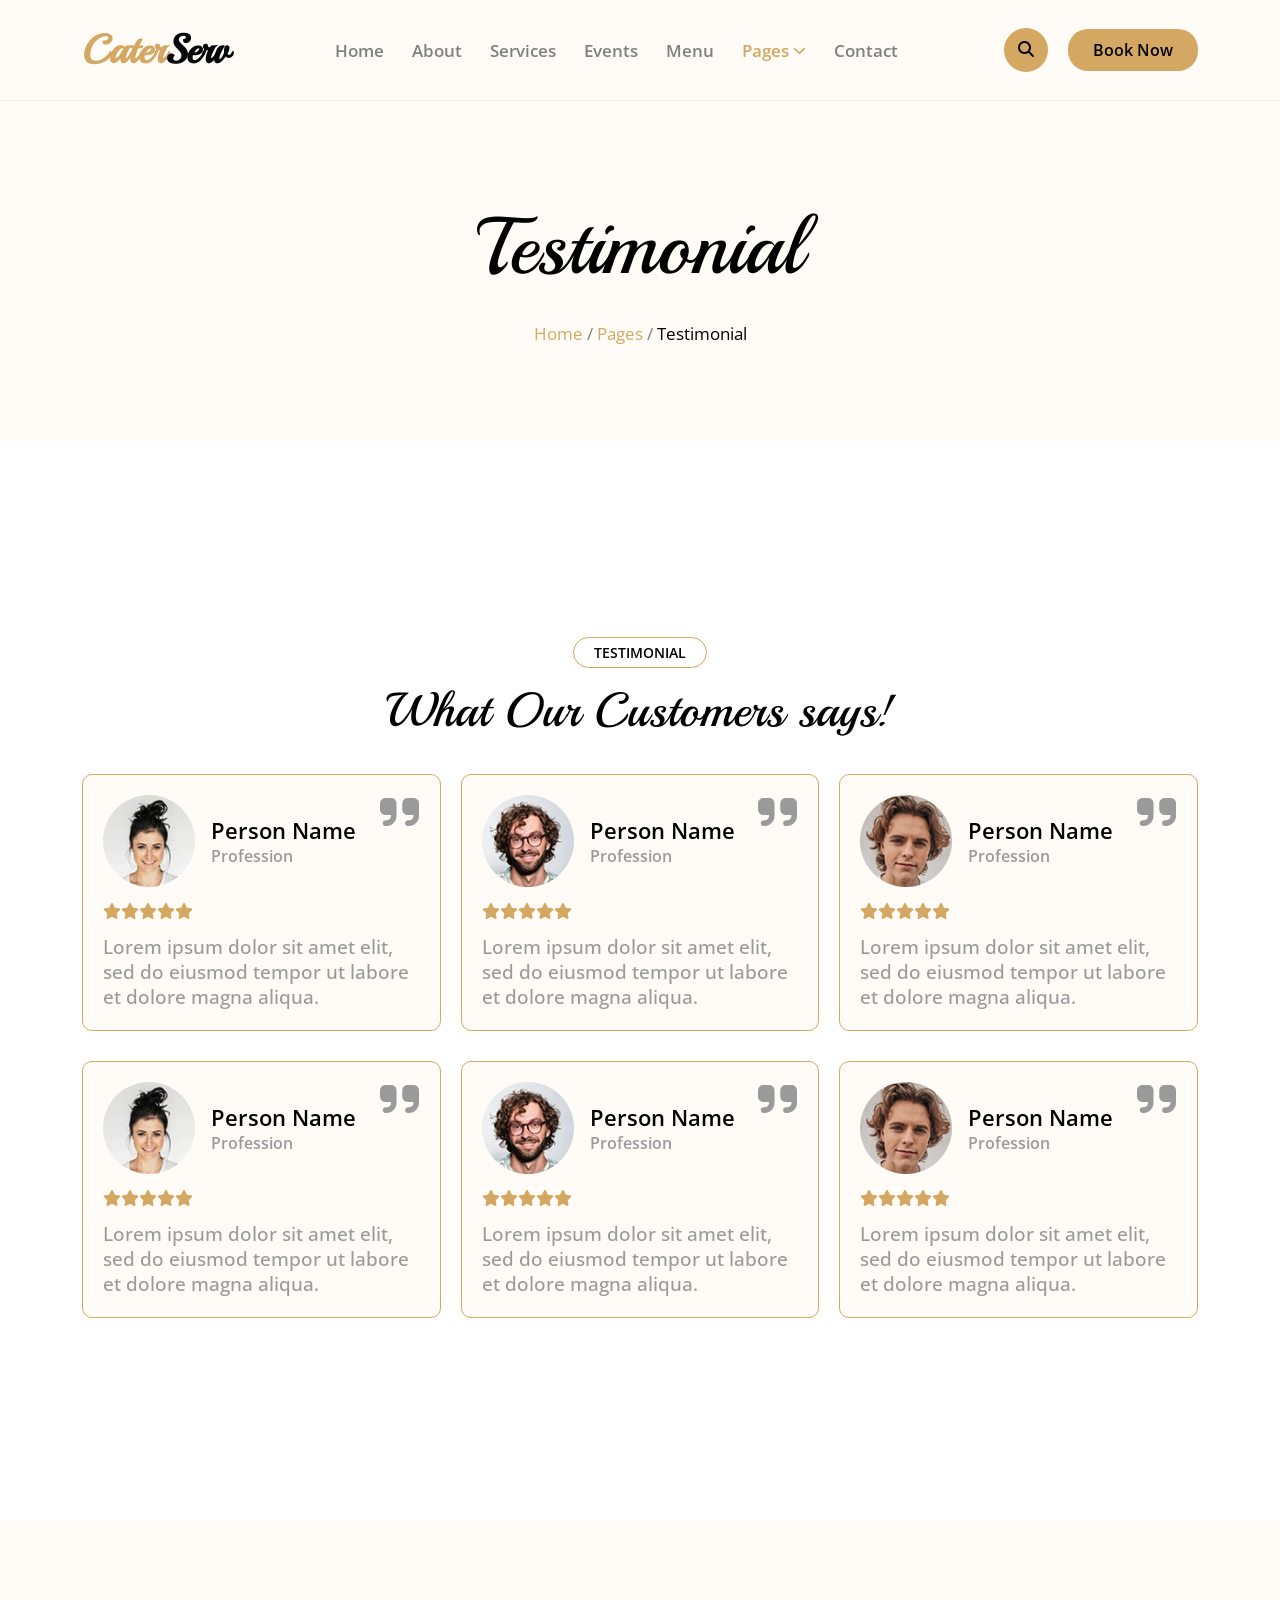
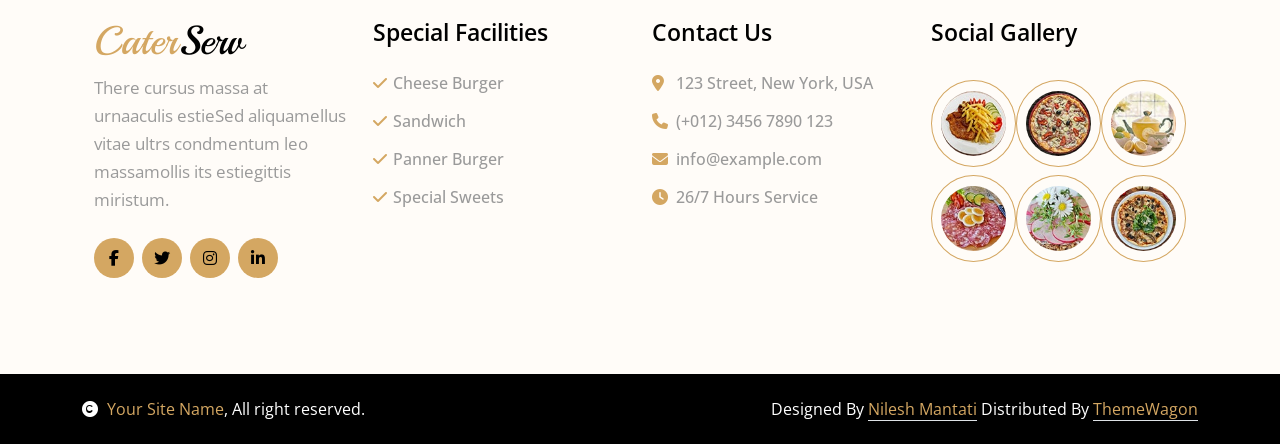
<file: testimonial.html>
<!DOCTYPE html>
<html lang="en">

<head>
    <meta charset="UTF-8">
    <meta name="viewport" content="width=device-width, initial-scale=1.0">
    <title>CaterServ Website</title>

    <!-- Css Link -->
    <link rel="stylesheet" href="css/testimonial.css">
    <link rel="stylesheet" href="css/style.css">
    <link rel="stylesheet" href="css/owl.carousel.min.css">
    <link rel="stylesheet" href="css/owl.theme.default.min.css">
    <link rel="stylesheet" href="css/animate.min.css">

    <!-- font awesome icons -->
    <link rel="stylesheet" href="css/all.min.css">

    <link rel="preconnect" href="https://fonts.googleapis.com">
    <link rel="preconnect" href="https://fonts.gstatic.com" crossorigin>
    <link href="https://fonts.googleapis.com/css2?family=Playball&display=swap" rel="stylesheet">

    <link rel="preconnect" href="https://fonts.googleapis.com">
    <link rel="preconnect" href="https://fonts.gstatic.com" crossorigin>
    <link
        href="https://fonts.googleapis.com/css2?family=Open+Sans:ital,wght@0,300..800;1,300..800&family=Playball&display=swap"
        rel="stylesheet">
</head>

<body>
    <!-- <div class="container"> -->

    <!-- Header Start -->

    <header class="bgcolor">
        <div class="inner_container">
            <div class="header row">
                <div class="name_logo">
                    <a href="#">
                        <h1 class="row">Cater <span> Serv </span></h1>
                    </a>
                </div>
                <nav>
                    <ul class="menu">
                        <li><a href="index.html">Home</a></li>
                        <li><a href="about.html">About</a></li>
                        <li><a href="services.html">Services</a></li>
                        <li><a href="events.html">Events</a></li>
                        <li><a href="menu.html">Menu</a></li>
                        <li><a href="#" style="color: #D4A762;">Pages
                                <i class="fa-solid fa-chevron-down fa-xs menu_icon"></i>
                            </a>
                            <ul class="submenu">
                                <li><a href="booking.html">Booking</a></li>
                                <li><a href="our_blog.html">Our Blog</a></li>
                                <li><a href="our_team.html">Our Team</a></li>
                                <li><a href="testimonial.html"
                                        style="color: #ffffff; background-color: #D4A762;">Testimonial</a></li>
                                <li><a href="error_page.html">404 Page</a></li>
                            </ul>
                        </li>
                        <li><a href="contact.html">Contact</a></li>
                    </ul>
                </nav>
                <div class="header_button row">
                    <div class="search_box row">
                        <a href="#">
                            <i class="fa-solid fa-magnifying-glass search_icon"></i>
                        </a>
                    </div>
                    <div class="book_btn ml-20">
                        <a href="#">Book Now</a>
                    </div>
                </div>
            </div>
        </div>
    </header>
    <!-- Header End -->

    <!-- Home Section Start -->
    <section class="bgcolor mb-100">
        <div class="inner_container">
            <div class="home_section row">
                <div class="home_section_text dis-column ju-center al-i-center">
                    <h1>Testimonial</h1>
                    <ul class="about_ul">
                        <li><a href="index.html">Home</a></li>
                        <li class="text_black">/</li>
                        <li><a href="#">Pages</a></li>
                        <li class="text_black">/</li>
                        <li><a href="#" style="color: black;">Testimonial</a></li>
                    </ul>
                </div>
            </div>
        </div>
    </section>
    <!-- Home Section End -->

    <!-- Feedback Section Start -->
    <section>
        <div class="inner_container">
            <div class="feedback_section dis-column">
                <div class="feedback_section_text dis-column">
                    <small>testimonial</small>
                    <h1>What Our Customers says!</h1>
                </div>
                <div class="feedback_section_main dis-column">
                    <div class="feedback_section_slider1 owl-carousel owl-theme mt-10">
                        <div class="item1 item">
                            <div class="name_img row">
                                <div class="item_img_box">
                                    <img src="img/feedback_1.jpg" alt="">
                                </div>
                                <div class="quote_icon_box">
                                    <i class="fa-solid fa-quote-right quote_icon"></i>
                                </div>
                                <div class="item_name dis-column">
                                    <h1>Person Name</h1>
                                    <p>Profession</p>
                                </div>
                            </div>
                            <div class="item_text">
                                <div class="rating_stars row">
                                    <i class="fa-solid fa-star rating_icon"></i>
                                    <i class="fa-solid fa-star rating_icon"></i>
                                    <i class="fa-solid fa-star rating_icon"></i>
                                    <i class="fa-solid fa-star rating_icon"></i>
                                    <i class="fa-solid fa-star rating_icon"></i>
                                </div>
                                <p>Lorem ipsum dolor sit amet elit, sed do eiusmod tempor ut labore et dolore magna
                                    aliqua.</p>
                            </div>
                        </div>
                        <div class="item1 item">
                            <div class="name_img row">
                                <div class="item_img_box">
                                    <img src="img/feedback_2.jpg" alt="">
                                </div>
                                <div class="quote_icon_box">
                                    <i class="fa-solid fa-quote-right quote_icon"></i>
                                </div>
                                <div class="item_name dis-column">
                                    <h1>Person Name</h1>
                                    <p>Profession</p>
                                </div>
                            </div>
                            <div class="item_text">
                                <div class="rating_stars row">
                                    <i class="fa-solid fa-star rating_icon"></i>
                                    <i class="fa-solid fa-star rating_icon"></i>
                                    <i class="fa-solid fa-star rating_icon"></i>
                                    <i class="fa-solid fa-star rating_icon"></i>
                                    <i class="fa-solid fa-star rating_icon"></i>
                                </div>
                                <p>Lorem ipsum dolor sit amet elit, sed do eiusmod tempor ut labore et dolore magna
                                    aliqua.</p>
                            </div>
                        </div>
                        <div class="item1 item">
                            <div class="name_img row">
                                <div class="item_img_box">
                                    <img src="img/feedback_3.jpg" alt="">
                                </div>
                                <div class="quote_icon_box">
                                    <i class="fa-solid fa-quote-right quote_icon"></i>
                                </div>
                                <div class="item_name dis-column">
                                    <h1>Person Name</h1>
                                    <p>Profession</p>
                                </div>
                            </div>
                            <div class="item_text">
                                <div class="rating_stars row">
                                    <i class="fa-solid fa-star rating_icon"></i>
                                    <i class="fa-solid fa-star rating_icon"></i>
                                    <i class="fa-solid fa-star rating_icon"></i>
                                    <i class="fa-solid fa-star rating_icon"></i>
                                    <i class="fa-solid fa-star rating_icon"></i>
                                </div>
                                <p>Lorem ipsum dolor sit amet elit, sed do eiusmod tempor ut labore et dolore magna
                                    aliqua.</p>
                            </div>
                        </div>
                        <div class="item1 item">
                            <div class="name_img row">
                                <div class="item_img_box">
                                    <img src="img/feedback_4.jpg" alt="">
                                </div>
                                <div class="quote_icon_box">
                                    <i class="fa-solid fa-quote-right quote_icon"></i>
                                </div>
                                <div class="item_name dis-column">
                                    <h1>Person Name</h1>
                                    <p>Profession</p>
                                </div>
                            </div>
                            <div class="item_text">
                                <div class="rating_stars row">
                                    <i class="fa-solid fa-star rating_icon"></i>
                                    <i class="fa-solid fa-star rating_icon"></i>
                                    <i class="fa-solid fa-star rating_icon"></i>
                                    <i class="fa-solid fa-star rating_icon"></i>
                                    <i class="fa-solid fa-star rating_icon"></i>
                                </div>
                                <p>Lorem ipsum dolor sit amet elit, sed do eiusmod tempor ut labore et dolore magna
                                    aliqua.</p>
                            </div>
                        </div>


                        <div class="item1 item">
                            <div class="name_img row">
                                <div class="item_img_box">
                                    <img src="img/feedback_1.jpg" alt="">
                                </div>
                                <div class="quote_icon_box">
                                    <i class="fa-solid fa-quote-right quote_icon"></i>
                                </div>
                                <div class="item_name dis-column">
                                    <h1>Person Name</h1>
                                    <p>Profession</p>
                                </div>
                            </div>
                            <div class="item_text">
                                <div class="rating_stars row">
                                    <i class="fa-solid fa-star rating_icon"></i>
                                    <i class="fa-solid fa-star rating_icon"></i>
                                    <i class="fa-solid fa-star rating_icon"></i>
                                    <i class="fa-solid fa-star rating_icon"></i>
                                    <i class="fa-solid fa-star rating_icon"></i>
                                </div>
                                <p>Lorem ipsum dolor sit amet elit, sed do eiusmod tempor ut labore et dolore magna
                                    aliqua.</p>
                            </div>
                        </div>
                        <div class="item1 item">
                            <div class="name_img row">
                                <div class="item_img_box">
                                    <img src="img/feedback_2.jpg" alt="">
                                </div>
                                <div class="quote_icon_box">
                                    <i class="fa-solid fa-quote-right quote_icon"></i>
                                </div>
                                <div class="item_name dis-column">
                                    <h1>Person Name</h1>
                                    <p>Profession</p>
                                </div>
                            </div>
                            <div class="item_text">
                                <div class="rating_stars row">
                                    <i class="fa-solid fa-star rating_icon"></i>
                                    <i class="fa-solid fa-star rating_icon"></i>
                                    <i class="fa-solid fa-star rating_icon"></i>
                                    <i class="fa-solid fa-star rating_icon"></i>
                                    <i class="fa-solid fa-star rating_icon"></i>
                                </div>
                                <p>Lorem ipsum dolor sit amet elit, sed do eiusmod tempor ut labore et dolore magna
                                    aliqua.</p>
                            </div>
                        </div>
                        <div class="item1 item">
                            <div class="name_img row">
                                <div class="item_img_box">
                                    <img src="img/feedback_3.jpg" alt="">
                                </div>
                                <div class="quote_icon_box">
                                    <i class="fa-solid fa-quote-right quote_icon"></i>
                                </div>
                                <div class="item_name dis-column">
                                    <h1>Person Name</h1>
                                    <p>Profession</p>
                                </div>
                            </div>
                            <div class="item_text">
                                <div class="rating_stars row">
                                    <i class="fa-solid fa-star rating_icon"></i>
                                    <i class="fa-solid fa-star rating_icon"></i>
                                    <i class="fa-solid fa-star rating_icon"></i>
                                    <i class="fa-solid fa-star rating_icon"></i>
                                    <i class="fa-solid fa-star rating_icon"></i>
                                </div>
                                <p>Lorem ipsum dolor sit amet elit, sed do eiusmod tempor ut labore et dolore magna
                                    aliqua.</p>
                            </div>
                        </div>
                        <div class="item1 item">
                            <div class="name_img row">
                                <div class="item_img_box">
                                    <img src="img/feedback_4.jpg" alt="">
                                </div>
                                <div class="quote_icon_box">
                                    <i class="fa-solid fa-quote-right quote_icon"></i>
                                </div>
                                <div class="item_name dis-column">
                                    <h1>Person Name</h1>
                                    <p>Profession</p>
                                </div>
                            </div>
                            <div class="item_text">
                                <div class="rating_stars row">
                                    <i class="fa-solid fa-star rating_icon"></i>
                                    <i class="fa-solid fa-star rating_icon"></i>
                                    <i class="fa-solid fa-star rating_icon"></i>
                                    <i class="fa-solid fa-star rating_icon"></i>
                                    <i class="fa-solid fa-star rating_icon"></i>
                                </div>
                                <p>Lorem ipsum dolor sit amet elit, sed do eiusmod tempor ut labore et dolore magna
                                    aliqua.</p>
                            </div>
                        </div>
                    </div>

                    <div class="feedback_section_slider2 owl-carousel owl-theme mt-30 mb-10">
                        <div class="item2 item">
                            <div class="name_img row">
                                <div class="item_img_box">
                                    <img src="img/feedback_1.jpg" alt="">
                                </div>
                                <div class="quote_icon_box">
                                    <i class="fa-solid fa-quote-right quote_icon"></i>
                                </div>
                                <div class="item_name dis-column">
                                    <h1>Person Name</h1>
                                    <p>Profession</p>
                                </div>
                            </div>
                            <div class="item_text">
                                <div class="rating_stars row">
                                    <i class="fa-solid fa-star rating_icon"></i>
                                    <i class="fa-solid fa-star rating_icon"></i>
                                    <i class="fa-solid fa-star rating_icon"></i>
                                    <i class="fa-solid fa-star rating_icon"></i>
                                    <i class="fa-solid fa-star rating_icon"></i>
                                </div>
                                <p>Lorem ipsum dolor sit amet elit, sed do eiusmod tempor ut labore et dolore magna
                                    aliqua.</p>
                            </div>
                        </div>
                        <div class="item2 item">
                            <div class="name_img row">
                                <div class="item_img_box">
                                    <img src="img/feedback_2.jpg" alt="">
                                </div>
                                <div class="quote_icon_box">
                                    <i class="fa-solid fa-quote-right quote_icon"></i>
                                </div>
                                <div class="item_name dis-column">
                                    <h1>Person Name</h1>
                                    <p>Profession</p>
                                </div>
                            </div>
                            <div class="item_text">
                                <div class="rating_stars row">
                                    <i class="fa-solid fa-star rating_icon"></i>
                                    <i class="fa-solid fa-star rating_icon"></i>
                                    <i class="fa-solid fa-star rating_icon"></i>
                                    <i class="fa-solid fa-star rating_icon"></i>
                                    <i class="fa-solid fa-star rating_icon"></i>
                                </div>
                                <p>Lorem ipsum dolor sit amet elit, sed do eiusmod tempor ut labore et dolore magna
                                    aliqua.</p>
                            </div>
                        </div>
                        <div class="item2 item">
                            <div class="name_img row">
                                <div class="item_img_box">
                                    <img src="img/feedback_3.jpg" alt="">
                                </div>
                                <div class="quote_icon_box">
                                    <i class="fa-solid fa-quote-right quote_icon"></i>
                                </div>
                                <div class="item_name dis-column">
                                    <h1>Person Name</h1>
                                    <p>Profession</p>
                                </div>
                            </div>
                            <div class="item_text">
                                <div class="rating_stars row">
                                    <i class="fa-solid fa-star rating_icon"></i>
                                    <i class="fa-solid fa-star rating_icon"></i>
                                    <i class="fa-solid fa-star rating_icon"></i>
                                    <i class="fa-solid fa-star rating_icon"></i>
                                    <i class="fa-solid fa-star rating_icon"></i>
                                </div>
                                <p>Lorem ipsum dolor sit amet elit, sed do eiusmod tempor ut labore et dolore magna
                                    aliqua.</p>
                            </div>
                        </div>
                        <div class="item2 item">
                            <div class="name_img row">
                                <div class="item_img_box">
                                    <img src="img/feedback_4.jpg" alt="">
                                </div>
                                <div class="quote_icon_box">
                                    <i class="fa-solid fa-quote-right quote_icon"></i>
                                </div>
                                <div class="item_name dis-column">
                                    <h1>Person Name</h1>
                                    <p>Profession</p>
                                </div>
                            </div>
                            <div class="item_text">
                                <div class="rating_stars row">
                                    <i class="fa-solid fa-star rating_icon"></i>
                                    <i class="fa-solid fa-star rating_icon"></i>
                                    <i class="fa-solid fa-star rating_icon"></i>
                                    <i class="fa-solid fa-star rating_icon"></i>
                                    <i class="fa-solid fa-star rating_icon"></i>
                                </div>
                                <p>Lorem ipsum dolor sit amet elit, sed do eiusmod tempor ut labore et dolore magna
                                    aliqua.</p>
                            </div>
                        </div>


                        <div class="item2 item">
                            <div class="name_img row">
                                <div class="item_img_box">
                                    <img src="img/feedback_1.jpg" alt="">
                                </div>
                                <div class="quote_icon_box">
                                    <i class="fa-solid fa-quote-right quote_icon"></i>
                                </div>
                                <div class="item_name dis-column">
                                    <h1>Person Name</h1>
                                    <p>Profession</p>
                                </div>
                            </div>
                            <div class="item_text">
                                <div class="rating_stars row">
                                    <i class="fa-solid fa-star rating_icon"></i>
                                    <i class="fa-solid fa-star rating_icon"></i>
                                    <i class="fa-solid fa-star rating_icon"></i>
                                    <i class="fa-solid fa-star rating_icon"></i>
                                    <i class="fa-solid fa-star rating_icon"></i>
                                </div>
                                <p>Lorem ipsum dolor sit amet elit, sed do eiusmod tempor ut labore et dolore magna
                                    aliqua.</p>
                            </div>
                        </div>
                        <div class="item2 item">
                            <div class="name_img row">
                                <div class="item_img_box">
                                    <img src="img/feedback_2.jpg" alt="">
                                </div>
                                <div class="quote_icon_box">
                                    <i class="fa-solid fa-quote-right quote_icon"></i>
                                </div>
                                <div class="item_name dis-column">
                                    <h1>Person Name</h1>
                                    <p>Profession</p>
                                </div>
                            </div>
                            <div class="item_text">
                                <div class="rating_stars row">
                                    <i class="fa-solid fa-star rating_icon"></i>
                                    <i class="fa-solid fa-star rating_icon"></i>
                                    <i class="fa-solid fa-star rating_icon"></i>
                                    <i class="fa-solid fa-star rating_icon"></i>
                                    <i class="fa-solid fa-star rating_icon"></i>
                                </div>
                                <p>Lorem ipsum dolor sit amet elit, sed do eiusmod tempor ut labore et dolore magna
                                    aliqua.</p>
                            </div>
                        </div>
                        <div class="item2 item">
                            <div class="name_img row">
                                <div class="item_img_box">
                                    <img src="img/feedback_3.jpg" alt="">
                                </div>
                                <div class="quote_icon_box">
                                    <i class="fa-solid fa-quote-right quote_icon"></i>
                                </div>
                                <div class="item_name dis-column">
                                    <h1>Person Name</h1>
                                    <p>Profession</p>
                                </div>
                            </div>
                            <div class="item_text">
                                <div class="rating_stars row">
                                    <i class="fa-solid fa-star rating_icon"></i>
                                    <i class="fa-solid fa-star rating_icon"></i>
                                    <i class="fa-solid fa-star rating_icon"></i>
                                    <i class="fa-solid fa-star rating_icon"></i>
                                    <i class="fa-solid fa-star rating_icon"></i>
                                </div>
                                <p>Lorem ipsum dolor sit amet elit, sed do eiusmod tempor ut labore et dolore magna
                                    aliqua.</p>
                            </div>
                        </div>
                        <div class="item2 item">
                            <div class="name_img row">
                                <div class="item_img_box">
                                    <img src="img/feedback_4.jpg" alt="">
                                </div>
                                <div class="quote_icon_box">
                                    <i class="fa-solid fa-quote-right quote_icon"></i>
                                </div>
                                <div class="item_name dis-column">
                                    <h1>Person Name</h1>
                                    <p>Profession</p>
                                </div>
                            </div>
                            <div class="item_text">
                                <div class="rating_stars row">
                                    <i class="fa-solid fa-star rating_icon"></i>
                                    <i class="fa-solid fa-star rating_icon"></i>
                                    <i class="fa-solid fa-star rating_icon"></i>
                                    <i class="fa-solid fa-star rating_icon"></i>
                                    <i class="fa-solid fa-star rating_icon"></i>
                                </div>
                                <p>Lorem ipsum dolor sit amet elit, sed do eiusmod tempor ut labore et dolore magna
                                    aliqua.</p>
                            </div>
                        </div>
                    </div>
                </div>
            </div>
        </div>
    </section>
    <!-- Feedback Section End -->

    <!-- Footer Section Start -->
    <footer>
        <div class="inner_container">
            <div class="footer_section row">
                <div class="footer_box1">
                    <h1>Cater<span>Serv</span></h1>
                    <p>There cursus massa at urnaaculis estieSed aliquamellus vitae ultrs condmentum leo massamollis its
                        estiegittis miristum.</p>
                    <div class="footer_icons row">
                        <a href="#" class="row ju-center al-i-center">
                            <i class="fa-brands fa-facebook-f footer_icon"></i>
                        </a>
                        <a href="#" class="row ju-center al-i-center">
                            <i class="fa-brands fa-twitter footer_icon"></i>
                        </a>
                        <a href="#" class="row ju-center al-i-center">
                            <i class="fa-brands fa-instagram footer_icon"></i>
                        </a>
                        <a href="#" class="row ju-center al-i-center">
                            <i class="fa-brands fa-linkedin-in footer_icon"></i>
                        </a>
                    </div>
                </div>
                <div class="footer_box2">
                    <h4>Special Facilities</h4>
                    <div class="footer_menu dis-column">
                        <a href="#"><i class="fa-solid fa-check fa-1x footer_menu"></i> Cheese Burger</a>
                        <a href="#"><i class="fa-solid fa-check fa-1x footer_menu"></i> Sandwich</a>
                        <a href="#"><i class="fa-solid fa-check fa-1x footer_menu"></i> Panner Burger</a>
                        <a href="#"><i class="fa-solid fa-check fa-1x footer_menu"></i> Special Sweets</a>
                    </div>
                </div>
                <div class="footer_box3">
                    <h4>Contact Us</h4>
                    <div class="footer_menu dis-column">
                        <p><i class="fa-solid fa-location-dot fa-1x footer_menu"></i> 123 Street, New York, USA</p>
                        <p><i class="fa-solid fa-phone fa-1x footer_menu"></i>(+012) 3456 7890 123</p>
                        <p><i class="fa-solid fa-envelope fa-1x footer_menu"></i>info@example.com</p>
                        <p><i class="fa-solid fa-clock fa-1x footer_menu"></i>26/7 Hours Service</p>
                    </div>
                </div>
                <div class="footer_box4">
                    <h4>Social Gallery</h4>
                    <div class="footer_gallery row">
                        <div class="footer_gallery_img_box">
                            <img src="img/menu_1.jpg" alt="Footer Img">
                        </div>
                        <div class="footer_gallery_img_box">
                            <img src="img/menu_2.jpg" alt="Footer Img">
                        </div>
                        <div class="footer_gallery_img_box">
                            <img src="img/menu_3.jpg" alt="Footer Img">
                        </div>
                        <div class="footer_gallery_img_box">
                            <img src="img/menu_4.jpg" alt="Footer Img">
                        </div>
                        <div class="footer_gallery_img_box">
                            <img src="img/menu_5.jpg" alt="Footer Img">
                        </div>
                        <div class="footer_gallery_img_box">
                            <img src="img/menu_6.jpg" alt="Footer Img">
                        </div>
                    </div>
                </div>
            </div>
        </div>
    </footer>
    <!-- Footer Section End -->

    <!-- Copy Right Section Start -->
    <div class="copyright">
        <div class="inner_container">
            <div class="copyright_section row">
                <div class="copyright_left row">
                    <a href="#">
                        <i class="fa-solid fa-copyright fa-1x mr-5" style="color: #ffffff;"></i>
                        <span>Your Site Name</span>
                    </a>
                    <p>, All right reserved.</p>
                </div>
                <div class="copyright_right row">
                    <p>
                        Designed By
                        <a href="#">Nilesh Mantati</a>
                        Distributed By
                        <a href="#">ThemeWagon</a>
                    </p>
                </div>
            </div>
        </div>
    </div>
    <!-- Copy Right Section End -->

    <!-- </div> -->
</body>
<script src="js/jquery.js"></script>
<script src="js/owl.carousel.min.js"></script>
<script src="js/wow.min.js"></script>
<script>
    $('.owl-carousel').owlCarousel({
        loop: true,
        margin: 20,
        center: true,
        nav: false,
        dots: false,
        responsive: {
            0: {
                items: 1
            },
            600: {
                items: 2
            },
            1000: {
                items: 3
            }
        }
    })


    var owl = $('.owl-carousel');
    owl.owlCarousel();
    // Listen to owl events:
    owl.on('changed.owl.carousel', function (event) {
        new WOW().init();
    })
</script>

</html>
</file>
<file: css/index.css>
* {
    margin: 0;
    padding: 0;
    box-sizing: border-box;
}

.container {
    width: 1280px;
    margin: auto;
}

.inner_container {
    width: 100%;
    margin: auto;
    padding: 0px 12px;
}

@media(min-width:576px) {
    .inner_container {
        max-width: 540px;
    }
}

@media(min-width:768px) {
    .inner_container {
        max-width: 720px;
    }
}

@media(min-width:992px) {
    .inner_container {
        max-width: 960px;
    }
}

@media(min-width:1200px) {
    .inner_container {
        max-width: 1140px;
    }
}

@media(min-width:1400px) {
    .inner_container {
        max-width: 1320px;
    }
}

img {
    width: 100%;
    height: 100%;
}

/* Header Start */

header {
    width: 100%;
    height: auto;
    border-bottom: 1px solid rgba(0, 0, 0, 0.05);
}

.header {
    width: 100%;
    height: 100px;
    justify-content: space-between;
    align-items: center;
}

.navbar-brand {
    text-decoration: none;
    display: flex;
}

.navbar-brand h1 {
    font-family: "Playball", cursive;
    font-weight: 800;
    font-style: normal;
    color: #D4A762;
}

.navbar-brand h1 span {
    color: #050709;
}

.header_icons {
    color: #124838;
    transition: all ease-in-out 0.2s;
}

.header_top_main a:hover {
    color: #E3A476;
}

.header_top_main a:hover .header_icons {
    color: #E3A476;
}

.navbar-nav li {
    position: relative;
}

.navbar-nav a {
    color: gray;
    font-family: "Open Sans", sans-serif;
    font-weight: 600;
    font-size: 1.1rem;
    transition: all ease-in-out .3s;
}

.navbar-nav a:hover {
    color: #D4A762;
}

.submenu {
    width: 150px;
    position: absolute;
    top: 50px;
    left: 0;
    background-color: #FFFCF8;
    border: 1px solid #d4d4d4;
    overflow: hidden;
    display: none;
    transition: all ease-in-out .5s;
}

.submenu li {
    width: 100%;
    list-style: none;
    display: inline-block;
}

.submenu a {
    display: block;
    color: black;
    text-decoration: none;
    font-family: "Open Sans", sans-serif;
    font-weight: 400;
    transition: all ease-in-out .3s;
}

.submenu a:hover {
    color: #ffffff;
    background-color: #D4A762;
}

.navbar-nav li:hover .submenu {
    display: block;
}

.header_button {
    display: flex;
    justify-content: center;
    align-items: center;
}

.search_box {
    width: 2.7rem;
    height: 2.7rem;
    background-color: #D4A762;
    display: flex;
    justify-content: center;
    align-items: center;
    border-radius: 50%;
    transition: all ease-in-out .4s;
}

.search_box a {
    text-decoration: none;
}

.search_icon {
    color: black;
    transition: all ease-in-out .4s;
}

.search_box:hover {
    background-color: black;
}

.search_box:hover .search_icon {
    color: #D4A762;
}

.book_btn a {
    text-decoration: none;
    font-family: "Open Sans", sans-serif;
    font-weight: 600;
    font-size: 16px;
    border-radius: 20px;
    color: black;
    background-color: #D4A762;
    transition: all ease-in-out .4s;
}

.book_btn a:hover {
    color: #D4A762;
    background-color: black;
}

/* Home Section Start */

.home_section_text small {
    font-family: "Open Sans", sans-serif;
    font-weight: 600;
    text-align: justify;
    border: 1px solid #D4A762;
    background-color: #FFFCF8;
    text-transform: uppercase;
}

.home_section_text h1 {
    font-family: "Playball", cursive;
    font-weight: 500;
}

.home_section_text h1 span {
    font-family: "Playball", cursive;
    font-weight: 500;
    color: #D4A762;
}

.home_section_text a {
    text-decoration: none;
    font-family: "Open Sans", sans-serif;
    font-weight: 600;
    color: black;
    background-color: #D4A762;
    transition: all ease-in-out .3s;
}

.home_section_text a:hover {
    color: #D4A762;
    background-color: black;
}

/* About Section Start */

.about_section_text small {
    font-family: "Open Sans", sans-serif;
    font-weight: 600;
    text-align: justify;
    border: 1px solid #D4A762;
    background-color: #FFFCF8;
}

.about_section_text h1 {
    font-family: "Playball", cursive;
    font-weight: 500;
}

.about_section_text p {
    font-family: "Open Sans", sans-serif;
    font-weight: 400;
    line-height: 23px;
    color: #9A9A9A;
}

.about_specs_icon {
    color: #D4A762;
}

.about_specs_box p {
    font-family: "Open Sans", sans-serif;
    font-weight: 400;
    color: black;
}

.about_section_text a {
    text-decoration: none;
    font-family: "Open Sans", sans-serif;
    font-weight: 600;
    color: black;
    background-color: #D4A762;
    transition: all ease-in-out .3s;
}

.about_section_text a:hover {
    color: #D4A762;
    background-color: black;
}

/* Fact Section Start */

.fact_section_box {
    background-color: #D4A762;
}

.fact_icon {
    color: #ffffff;
}

.fact_section_box h1 {
    font-family: "Playball", cursive;
    font-weight: 700;
}

.fact_section_box h6 {
    font-family: "Open Sans", sans-serif;
    font-weight: 600;
    text-transform: uppercase;
    text-align: center;
}

/* Our Services Section Start */

.our_services_section_text {
    justify-content: center;
    align-items: center;
}

.our_services_section_text small {
    font-family: "Open Sans", sans-serif;
    font-weight: 600;
    text-align: justify;
    border: 1px solid #D4A762;
    background-color: #FFFCF8;
    text-transform: uppercase;
}

.our_services_section_text h1 {
    font-family: "Playball", cursive;
    font-weight: 500;
}

.our_services_section_box {
    background-color: #FFFCF8;
    box-shadow: 0 0 45px rgba(0, 0, 0, .08);
    position: relative;
}

.our_services_section_box_color {
    position: absolute;
    top: 0;
    left: 0;
    width: 100%;
    height: 0%;
    background: #D4A762;
    transition: all ease-in-out .8s;
}

.our_services_section_box:hover .our_services_section_box_color {
    height: 100%;
}

.service_icon {
    color: #D4A762;
    z-index: 2;
    transition: all ease-in-out .4s;
}

.our_services_section_box h4 {
    font-family: "Open Sans", sans-serif;
    font-weight: 600;
    z-index: 2;
    text-align: center;
}

.our_services_section_box p {
    font-family: "Open Sans", sans-serif;
    font-weight: 600;
    line-height: 24px;
    color: #9A9A9A;
    text-align: center;
    z-index: 2;
    transition: all ease-in-out .3s;
}

.our_services_section_box a {
    text-decoration: none;
    font-family: "Open Sans", sans-serif;
    font-weight: 600;
    color: black;
    background-color: #D4A762;
    transition: all ease-in-out .9s;
    z-index: 2;
}

.our_services_section_box a:hover {
    color: #D4A762;
    background-color: black;
}

.our_services_section_box:hover .service_icon {
    color: black;
}

.our_services_section_box:hover p {
    color: #ffffff;
}

.our_services_section_box:hover a {
    color: black;
    background-color: #ffffff;
}

/* Events Section Start */

.events_section_text small {
    font-family: "Open Sans", sans-serif;
    font-weight: 600;
    text-align: justify;
    border: 1px solid #D4A762;
    background-color: #FFFCF8;
    text-transform: uppercase;
}

.events_section_text h1 {
    font-family: "Playball", cursive;
    font-weight: 500;
}

.events_section_main_type ul li {
    display: inline-block;
    list-style: none;
}

.events_section_main_type a {
    text-decoration: none;
    font-family: "Open Sans", sans-serif;
    font-weight: 500;
    text-align: justify;
    color: black;
    border: 1px solid #D4A762;
    background-color: #FFFCF8;
}

.events_section_box {
    align-items: center;
    box-shadow: 0 0 45px rgba(0, 0, 0, .08);
    position: relative;
}

.events_section_box_text {
    position: absolute;
    top: 0;
    left: 0;
    width: 100%;
    height: 100%;
    background-color: rgba(212, 167, 98, 0.7);
    opacity: 0;
    transition: all ease-in-out .4s;
}

.events_section_box_text h4 {
    font-family: "Open Sans", sans-serif;
    font-weight: 600;
}

.events_section_box_text a {
    text-decoration: none;
}

.events_section_box:hover .events_section_box_text {
    opacity: 1;
}

/* Our Menu Section Start */

.our_menu_section_text small {
    font-family: "Open Sans", sans-serif;
    font-weight: 600;
    text-align: justify;
    border: 1px solid #D4A762;
    text-transform: uppercase;
}

.our_menu_section_text h1 {
    font-family: "Playball", cursive;
    font-weight: 500;
}

.our_menu_section__main_type ul li {
    display: inline-block;
    list-style: none;
}

.our_menu_section__main_type a {
    text-decoration: none;
    font-family: "Open Sans", sans-serif;
    font-weight: 500;
    text-align: justify;
    color: black;
    border: 1px solid #D4A762;
}

.name_price {
    border-bottom: 1px dashed #D4A762;
}

.name_price h4 {
    font-family: "Open Sans", sans-serif;
    font-weight: 500;
}

.name_price span {
    color: #D4A762;
}

.our_menu_section_box_text p {
    font-family: "Open Sans", sans-serif;
    font-weight: 500;
    color: #9A9A9A;
}

/* Book Us Section Start */

.book_us_section_col_1 img {
    object-fit: cover;
    opacity: 0.7;
    border-top-left-radius: 8px;
    border-bottom-left-radius: 8px;
}

.book_us_section_col_2 {
    background-color: #FFFCF8;
    border-top: 1px solid #D4A762;
    border-bottom: 1px solid #D4A762;
}

.book_us_section_col_2_text {
    justify-content: center;
    align-items: center;
}

.book_us_section_col_2_text small {
    font-family: "Open Sans", sans-serif;
    font-weight: 600;
    text-align: justify;
    border: 1px solid #D4A762;
    text-transform: uppercase;
}

.book_us_section_col_2_text h1 {
    font-family: "Playball", cursive;
    font-weight: 500;
}

select {
    border: 1px solid #D4A762;
    font-family: "Open Sans", sans-serif;
    font-weight: 500;
    color: #9A9A9A;
    background-color: #ffffff;
}

select:focus {
    outline: 0;
    box-shadow: 0 0 0 .25rem rgba(212, 167, 98, .25);
}

input {
    border: 1px solid #D4A762;
    font-family: "Open Sans", sans-serif;
    font-weight: 500;
    color: #9A9A9A;
}

input::placeholder {
    font-family: "Open Sans", sans-serif;
    font-weight: 500;
    color: #9A9A9A;
}

input:focus {
    outline: 0;
    box-shadow: 0 0 0 .25rem rgba(212, 167, 98, .25);
}

.book_us_section button {
    text-decoration: none;
    font-family: "Open Sans", sans-serif;
    font-weight: 600;
    border: none;
    color: black;
    background-color: #D4A762;
    transition: all ease-in-out .4s;
    cursor: pointer;
}

.book_us_section button:hover {
    color: #D4A762;
    background-color: black;
}

.book_us_section button:focus {
    outline: 0;
    background-color: #D4A762;
    box-shadow: 0 0 0 .25rem rgba(180, 142, 83, .5);
}

.book_us_section_col_3 img {
    object-fit: cover;
    opacity: 0.7;
    border-top-right-radius: 8px;
    border-bottom-right-radius: 8px;
}

/* Our Team Section Start */

.our_team_section_text small {
    font-family: "Open Sans", sans-serif;
    font-weight: 600;
    text-align: justify;
    border: 1px solid #D4A762;
    background-color: #FFFCF8;
    text-transform: uppercase;
}

.our_team_section_text h1 {
    font-family: "Playball", cursive;
    font-weight: 500;
}

.our_team_section_box {
    box-shadow: 0 0 45px rgba(0, 0, 0, .08);
    transition: all ease-in-out .5s;
}

.our_team_section_team_icons {
    position: absolute;
    top: 25px;
    right: 24px;
}

.our_team_section_team_icons a {
    width: 2.7rem;
    height: 2.7rem;
    text-decoration: none;
    justify-content: center;
    align-items: center;
    border-radius: 50%;
    background-color: #D4A762;
    transition: all ease-in-out .5s;
}

.our_team_section_team_icons .share_link {
    color: black;
    opacity: 0;
    transition: all ease-in-out .5s;
}

.team_icon {
    color: black;
    transition: all ease-in-out .5s;
}

.our_team_section_box_text {
    align-items: center;
    background-color: black;
    transition: all ease-in-out .5s;
}

.our_team_section_box_text h4 {
    font-family: "Open Sans", sans-serif;
    font-weight: 600;
    color: #D4A762;
    transition: all ease-in-out .5s;
}

.our_team_section_box_text p {
    font-family: "Open Sans", sans-serif;
    font-weight: 600;
    color: #ffffff;
}

.our_team_section_team_icons a:hover {
    background-color: black;
}

.our_team_section_team_icons a:hover .team_icon {
    color: #D4A762;
}

.our_team_section_box:hover .share_link {
    opacity: 1;
}

.our_team_section_box:hover .our_team_section_box_text {
    background-color: #D4A762
}

.our_team_section_box:hover .our_team_section_box_text h4 {
    color: black;
}

/* Feedback Section Start */

.feedback_section_text small {
    font-family: "Open Sans", sans-serif;
    font-weight: 600;
    text-align: justify;
    border: 1px solid #D4A762;
    background-color: #FFFCF8;
    text-transform: uppercase;
}

.feedback_section_text h1 {
    font-family: "Playball", cursive;
    font-weight: 500;
}

.item1 {
    animation: scrolling1 20s linear infinite;
}

@keyframes scrolling1 {
    0% {
        transform: translateX(0);
    }

    100% {
        transform: translateX(-1200px);
    }
}

.item2 {
    animation: scrolling2 20s linear infinite;
}

@keyframes scrolling2 {
    0% {
        transform: translateX(0);
    }

    100% {
        transform: translateX(1200px);
    }
}

.item {
    border: 1px solid #D4A762;
    position: relative;
    background-color: #FFFCF8;
}

.item_img_box {
    width: 92px;
    height: 92px;
    border-radius: 50%;
    overflow: hidden;
}

.quote_icon_box {
    position: absolute;
    top: 15px;
    right: 20px;
}

.quote_icon {
    color: #9A9A9A;
}

.item_name h1 {
    font-family: "Open Sans", sans-serif;
    font-weight: 600;
}

.item_name p {
    font-family: "Open Sans", sans-serif;
    font-weight: 600;
    color: #9A9A9A;
}

.rating_icon {
    color: #D4A762;
}

.item_text p {
    font-family: "Open Sans", sans-serif;
    font-weight: 500;
    line-height: 25px;
    color: #9A9A9A;
}

/* Blog Section Start */

.blog_section_text small {
    font-family: "Open Sans", sans-serif;
    font-weight: 600;
    text-align: justify;
    border: 1px solid #D4A762;
    background-color: #FFFCF8;
    text-transform: uppercase;
}

.blog_section_text h1 {
    font-family: "Playball", cursive;
    font-weight: 500;
}

.blog_section_box {
    transition: all ease-in-out 0.4s;
}

.blog_section_img_box img {
    transform: scale(1);
    transition: all ease-in-out 0.4s;
}

.blog_section_box_text {
    width: 88%;
    transform: translateY(-50px);
}

.blog_section_box_date {
    font-family: "Open Sans", sans-serif;
    font-weight: 600;
    background-color: #D4A762;
    justify-content: center;
    align-items: center;
    text-align: center;
}

.blog_section_box_text a {
    text-decoration: none;
    font-family: "Open Sans", sans-serif;
    font-weight: 600;
    color: black;
    background-color: #FFFCF8;
    justify-content: center;
    align-items: center;
}

.blog_section_box_text a:hover {
    color: #D4A762;
}

.blog_section_box:hover img {
    transform: scale(1.3);
}

/* Footer Section Start */

footer {
    background-color: #FFFCF8;
}

.footer_box1 h1 {
    font-family: "Playball", cursive;
    font-weight: 500;
    font-style: normal;
    color: #D4A762;
}

.footer_box1 h1 span {
    color: black;
}

.footer_box1 p {
    font-family: "Open Sans", sans-serif;
    font-weight: 400;
    line-height: 28px;
    color: #9A9A9A;
}

.footer_icons a {
    width: 40px;
    height: 40px;
    background-color: #D4A762;
    text-decoration: none;
    transition: all ease-in-out .4s;
}

.footer_icons .footer_icon {
    color: black;
    transition: all ease-in-out .4s;
}

.footer_icons a:hover {
    background-color: black;
}

.footer_icons a:hover .footer_icon {
    color: #D4A762;
}

.footer_box2 h4 {
    font-family: "Open Sans", sans-serif;
    font-weight: 600;
}

.footer_box2 a {
    text-decoration: none;
    font-family: "Open Sans", sans-serif;
    font-weight: 500;
    color: #9A9A9A;
}

.footer_box2 .footer_menu {
    color: #D4A762;
    margin-right: 2px;
}

.footer_box2 a:hover {
    color: #D4A762;
}

.footer_box3 h4 {
    font-family: "Open Sans", sans-serif;
    font-weight: 600;
}

.footer_box3 p {
    margin-bottom: 16px;
    font-family: "Open Sans", sans-serif;
    font-weight: 500;
    color: #9A9A9A;
}

.footer_box3 .footer_menu {
    color: #D4A762;
}

.footer_box4 h4 {
    font-family: "Open Sans", sans-serif;
    font-weight: 600;
}

.footer_gallery_img_box {
    display: flex;
    justify-content: center;
    align-items: center;
    border: 1px solid #D4A762;
}

.footer_gallery_img_box img {
    width: 4.6rem;
    height: 4.6rem;
    border-radius: 50%;
}

/* Copy Right Section Start */
.copyright_left a {
    text-decoration: none;
    color: #D4A762;
    font-family: "Open Sans", sans-serif;
    font-weight: 400;
    font-size: 16px;
    transition: all ease-in-out .2s;
}

.copyright_left p {
    font-family: "Open Sans", sans-serif;
    font-weight: 400;
    font-size: 16px;
    color: #ffffff;
}


.copyright_left a:hover {
    color: #aa864e;
}

.copyright_right p {
    font-family: "Open Sans", sans-serif;
    font-weight: 400;
    font-size: 16px;
    color: #ffffff;
}

.copyright_right a {
    text-decoration: none;
    font-family: "Open Sans", sans-serif;
    font-weight: 400;
    font-size: 16px;
    color: #D4A762;
    border-bottom: 1px solid #dee2e6;
    transition: all ease-in-out .2s;
}

.copyright_right a:hover {
    color: #aa864e;
}
</file>
<file: css/style.css>
:root {

    --blue: #007bff;
    --indigo: #6610f2;
    --purple: #6f42c1;
    --pink: #e83e8c;
    --red: #dc3545;
    --orange: #fd7e14;
    --yellow: #ffc107;
    --green: #28a745;
    --teal: #20c997;
    --cyan: #17a2b8;
    --white: #fff;
    --gray: #6c757d;
    --gray-dark: #343a40;
    --primary: #007bff;
    --secondary: #6c757d;
    --success: #28a745;
    --info: #17a2b8;
    --warning: #ffc107;
    --hotpink: #FF69B4;
    --techtelugubgcolor: #7c2cfd;
    --caterservbgcolor: #fffcf8;
}

.bgcolor {
    background-color: var(--caterservbgcolor);
}

.color {
    color: var(--techtelugucolor);
}

.font_family {
    font-family: "Open Sans", sans-serif;
    font-family: "Playball", cursive;
    font-weight: 400;
    font-style: normal;
}

* {
    margin: 0;
    padding: 0;
}

.row {
    display: flex;
}

.dis-row {
    display: flex;
    flex-direction: row;
}

.dis-column {
    display: flex;
    flex-direction: column;
}

.ju-center {
    justify-content: center;
}

.ju-between {
    justify-content: space-between;
}

.ju-around {
    justify-content: space-around;
}

.ju-evenly {
    justify-content: space-evenly;
}

.ju-end {
    justify-content: end;
}

.ju-start {
    justify-content: start;
}

.al-i-center {
    align-items: center;
}

.al-i-between {
    align-items: space-between;
}

.al-i-around {
    align-items: space-around;
}

.al-i-evenly {
    align-items: space-evenly;
}

.al-i-start {
    align-items: start;
}

.al-i-end {
    align-items: end;
}

.al-center {
    align-content: center;
}

.al-between {
    align-content: space-between;
}

.al-around {
    align-content: space-around;
}

.al-evenly {
    align-content: space-evenly;
}

.al-text {
    text-align: center;
}

.mt-0 {
    margin-top: 0px;
}

.mt-10 {
    margin-top: 10px;
}

.mt-18 {
    margin-top: 18px;
}

.mt-20 {
    margin-top: 20px;
}

.mt-30 {
    margin-top: 30px;
}

.mt-40 {
    margin-top: 40px;
}

.mt-50 {
    margin-top: 50px;
}

.mt-100 {
    margin-top: 100px;
}

.ml-10 {
    margin-left: 10px;
}

.ml-20 {
    margin-left: 20px;
}

.ml-30 {
    margin-left: 30px;
}

.ml-40 {
    margin-left: 40px;
}

.ml-50 {
    margin-left: 50px;
}

.ml-100 {
    margin-left: 100px;
}

.mb-10 {
    margin-bottom: 10px;
}

.mb-20 {
    margin-bottom: 20px;
}

.mb-30 {
    margin-bottom: 30px;
}

.mb-40 {
    margin-bottom: 40px;
}

.mb-50 {
    margin-bottom: 50px;
}

.mb-100 {
    margin-bottom: 100px;
}

.mr-0 {
    margin-right: 0px;
}

.mr-5 {
    margin-right: 5px;
}

.mr-10 {
    margin-right: 10px;
}

.mr-20 {
    margin-right: 20px;
}

.mr-30 {
    margin-right: 30px;
}

.mr-40 {
    margin-right: 40px;
}

.mr-50 {
    margin-right: 50px;
}

.mr-100 {
    margin-right: 100px;
}

.tp-10 {
    padding-top: 10px;
}

.tp-20 {
    padding-top: 20px;
}

.tp-30 {
    padding-top: 30px;
}

.tp-40 {
    padding-top: 40px;
}

.tp-50 {
    padding-top: 50px;
}

.tp-100 {
    padding-top: 100px;
}

.pb-10 {
    padding-bottom: 10px;
}

.pb-20 {
    padding-bottom: 20px;
}

.pb-30 {
    padding-bottom: 30px;
}

.pb-40 {
    padding-bottom: 40px;
}

.pb-50 {
    padding-bottom: 50px;
}

.pb-100 {
    padding-bottom: 100px;
}

.lp-10 {
    padding-left: 10px;
}

.lp-20 {
    padding-left: 20px;
}

.lp-30 {
    padding-left: 30px;
}

.lp-40 {
    padding-left: 40px;
}

.lp-50 {
    padding-left: 50px;
}

.lp-100 {
    padding-left: 100px;
}

.rp-10 {
    padding-right: 10px;
}

.rp-20 {
    padding-right: 20px;
}

.rp-30 {
    padding-right: 30px;
}

.rp-40 {
    padding-right: 40px;
}

.rp-50 {
    padding-right: 50px;
}

.rp-100 {
    padding-right: 100px;
}

.font-10 {
    font-size: 10px;
}

.font-12 {
    font-size: 12px;
}

.font-15 {
    font-size: 15px;
}

.font-18 {
    font-size: 18px;
}

.font-20 {
    font-size: 20px;
}

.font-28 {
    font-size: 28px;
}

.font-30 {
    font-size: 30px;
}

.font-40 {
    font-size: 40px;
}

.font-50 {
    font-size: 50px;
}

.h-pink {
    color: var(--hotpink);
}

.bg-blue {
    background-color: var(--blue);
}

.bg-red {
    background-color: var(--red);
}

.color-white {
    color: var(--white);
}

.pacifico-regular {
    font-family: "Pacifico", cursive;
}

.pacifico-regular-400 {
    font-weight: 400;
}

.position-re {
    position: relative;
}

.position-ab {
    position: absolute;
}

.top-20 {
    top: 20px;
}

.left-20 {
    left: 20px;
}

.padding-5-12 {
    padding: 5px 15px;
}

.radius-15 {
    border-radius: 15px;
}

.color-purple {
    color: var(--purple);
}

.float-left {
    float: left;
}

.mt-5- {
    margin-top: -5px;
}

.mt-8- {
    margin-top: -8px;
}

.mr-7 {
    margin-right: 7px;
}

/* a {
    text-decoration: none;

    &:active {
        color: #7c2cfd;
    }
} */
</file>
<file: css/about.css>
* {
    margin: 0;
    padding: 0;
    box-sizing: border-box;
}

.container {
    width: 1280px;
    margin: auto;
}

.inner_container {
    width: 100%;
    margin: auto;
    padding: 0px 12px;
}

@media(min-width:576px) {
    .inner_container {
        max-width: 540px;
    }
}

@media(min-width:768px) {
    .inner_container {
        max-width: 720px;
    }
}

@media(min-width:992px) {
    .inner_container {
        max-width: 960px;
    }
}

@media(min-width:1200px) {
    .inner_container {
        max-width: 1140px;
    }
}

@media(min-width:1400px) {
    .inner_container {
        max-width: 1320px;
    }
}

img {
    width: 100%;
    height: 100%;
}

section {
    padding: 96px 12px;
    /* margin-bottom: 96px;*/
    /* background-color: red; */
}

/* Header Start */

header {
    width: 100%;
    height: auto;
    border-bottom: 1px solid rgba(0, 0, 0, 0.05);
}

.header {
    width: 100%;
    height: 100px;
    justify-content: space-between;
    align-items: center;
}

.name_logo a {
    text-decoration: none;
}

.name_logo h1 {
    font-family: "Playball", cursive;
    font-weight: 800;
    font-size: 40px;
    font-style: normal;
    color: #D4A762;
}

.name_logo h1 span {
    color: #050709;
}

.header_icons {
    color: #124838;
    transition: all ease-in-out 0.2s;
}

.header_top_main a:hover {
    color: #E3A476;
}

.header_top_main a:hover .header_icons {
    color: #E3A476;
}

nav {
    padding: 10px 12px;
    height: auto;
}

.menu li {
    list-style: none;
    display: inline-block;
    position: relative;
    /* margin-right: 5px; */
}

.menu a {
    display: block;
    padding: 10px 12px;
    color: gray;
    text-decoration: none;
    font-family: "Open Sans", sans-serif;
    font-weight: 600;
    font-size: 17px;
    transition: all ease-in-out .3s;
}

.menu a:hover {
    color: #D4A762;
}

.submenu {
    width: 150px;
    position: absolute;
    top: 50px;
    left: 0;
    padding: 5px 0px;
    background-color: #ffffff;
    border: 1px solid gray;
    border-radius: 10px;
    overflow: hidden;
    display: none;
    transition: all ease-in-out .5s;
}

.submenu li {
    width: 100%;
    /* background-color: goldenrod; */
    list-style: none;
    display: inline-block;
}

.submenu a {
    display: block;
    color: black;
    /* background-color: rgb(175, 175, 238); */
    text-decoration: none;
    font-family: "Open Sans", sans-serif;
    font-weight: 400;
    font-size: 16px;
    transition: all ease-in-out .3s;
}

.submenu a:hover {
    color: #ffffff;
    background-color: #D4A762;
}

.menu li:hover .submenu {
    display: block;
}

.header_button {
    justify-content: center;
    align-items: center;
}

.search_box {
    width: 44px;
    height: 44px;
    background-color: #D4A762;
    justify-content: center;
    align-items: center;
    border-radius: 50%;
    transition: all ease-in-out .4s;
}

.search_box a {
    text-decoration: none;
}

.search_icon {
    color: black;
    transition: all ease-in-out .4s;
}

.search_box:hover {
    background-color: black;
}

.search_box:hover .search_icon {
    color: #D4A762;
}

.book_btn a {
    width: 44px;
    height: 44px;
    padding: 10px 25px;
    text-decoration: none;
    font-family: "Open Sans", sans-serif;
    font-weight: 600;
    font-size: 16px;
    border-radius: 20px;
    color: black;
    background-color: #D4A762;
    transition: all ease-in-out .4s;
}

.book_btn a:hover {
    color: #D4A762;
    background-color: black;
}

/* Home Section Start */

.home_section {
    width: 100%;
    /* height: 250px; */
    flex-wrap: wrap;
    /* background-color: red; */
}

.home_section_text {
    width: 100%;
    height: auto;
}

.home_section_text h1 {
    font-family: "Playball", cursive;
    font-weight: 500;
    font-size: 80px;
    margin-bottom: 25px;
}

.about_ul li {
    list-style: none;
    display: inline-block;
}

.home_section_text a {
    text-decoration: none;
    font-family: "Open Sans", sans-serif;
    font-weight: 400;
    font-size: 17px;
    color: #D4A762;
    border-radius: 30px;
    transition: all ease-in-out .3s;
}

.text_black {
    font-family: "Open Sans", sans-serif;
    font-weight: 400;
    font-size: 17px;
    color: black;
    opacity: 0.5;
}

/* About Section Start */

.about_section {
    width: 100%;
    height: 550px;
    /* background-color: red; */
}

.about_section_img_box {
    width: 40%;
    height: 520px;
    padding: 0px 24px;
    /* background-color: aqua; */
}

.about_section_img_box img {
    border-radius: 10px;
    overflow: hidden;
}

.about_section_text {
    width: 60%;
    height: 500px;
    /* background-color: #62acd4; */
    padding: 50px 24px 0px;
}

.about_section_text small {
    font-family: "Open Sans", sans-serif;
    font-weight: 600;
    font-size: 15px;
    text-align: justify;
    background-color: #FFFCF8;
    border: 1px solid #D4A762;
    border-radius: 25px;
    padding: 5px 20px;
}

.about_section_text h1 {
    font-family: "Playball", cursive;
    font-weight: 500;
    font-size: 48px;
    margin-top: 20px;
    margin-bottom: 40px;
}

.about_section_text p {
    font-family: "Open Sans", sans-serif;
    font-weight: 400;
    font-size: 16px;
    line-height: 23px;
    color: #9A9A9A;
}

.about_specs {
    width: 100%;
    height: auto;
    flex-wrap: wrap;
    margin-bottom: 60px;
}

.about_specs_box {
    width: 50%;
    height: auto;
    margin-top: 25px;
}

.about_specs_icon {
    color: #D4A762;
    margin-right: 10px;
}

.about_specs_box p {
    font-family: "Open Sans", sans-serif;
    font-weight: 400;
    font-size: 16px;
    color: black;
}

.about_section_text a {
    padding: 15px 45px;
    text-decoration: none;
    font-family: "Open Sans", sans-serif;
    font-weight: 600;
    font-size: 15px;
    color: black;
    background-color: #D4A762;
    border-radius: 30px;
    transition: all ease-in-out .3s;
}

.about_section_text a:hover {
    color: #D4A762;
    background-color: black;
}

/* Fact Section Start */

.fact_section {
    width: 100%;
    height: auto;
    /* background-color: #E3A476; */
    justify-content: center;
    align-items: center;
}

.fact_section_left {
    width: 60%;
    height: auto;
    justify-content: space-between;
    align-items: center;
    margin-top: 24px;
    padding: 0px 12px;
}

.fact_section_box {
    width: calc(33.33% - 20px);
    height: 230px;
    background-color: #D4A762;
    justify-content: center;
    align-items: center;
    padding: 24px;
    border-radius: 10px;
}

.fact_icon {
    color: #ffffff;
    margin-bottom: 20px;
}

.fact_section_box h1 {
    font-family: "Playball", cursive;
    font-weight: 700;
    font-size: 58px;
    margin-bottom: 8px;
}

.fact_section_box h2 {
    font-family: "Open Sans", sans-serif;
    font-weight: 600;
    font-size: 16px;
    text-transform: uppercase;
    text-align: center;
}

.fact_section_img_box {
    width: 40%;
    height: 400px;
    margin-top: 24px;
    padding: 0px 12px;
}

.fact_section_img_box img {
    border-radius: 10px;
}

/* Our Team Section Start */

.our_team_section {
    width: 100%;
    height: auto;
    /* background-color: #76e395; */
    justify-content: center;
    align-items: center;
}

.our_team_section_text {
    justify-content: center;
    align-items: center;
    /* background-color: yellow; */
}

.our_team_section_text small {
    font-family: "Open Sans", sans-serif;
    font-weight: 600;
    font-size: 14px;
    text-align: justify;
    border: 1px solid #D4A762;
    border-radius: 25px;
    padding: 5px 20px;
    margin-bottom: 12px;
    text-transform: uppercase;
}

.our_team_section_text h1 {
    font-family: "Playball", cursive;
    font-weight: 500;
    font-size: 48px;
    margin-bottom: 24px;
}

.our_team_section_main {
    width: 100%;
    height: auto;
    /* background-color: blueviolet; */
    flex-wrap: wrap;
    justify-content: space-between;
    margin-top: 20px;
}

.our_team_section_box {
    width: calc(25% - 20px);
    height: auto;
    margin-bottom: 25px;
    border-radius: 10px;
    box-shadow: 0 0 45px rgba(0, 0, 0, .08);
    border-radius: 10px;
    overflow: hidden;
    transition: all ease-in-out .5s;
}

.our_team_section_img_box {
    width: 100%;
    height: 350px;
    position: relative;
}

.our_team_section_team_icons {
    position: absolute;
    top: 25px;
    right: 24px;
}

.our_team_section_team_icons a {
    width: 45px;
    height: 45px;
    text-decoration: none;
    justify-content: center;
    align-items: center;
    border-radius: 50%;
    background-color: #D4A762;
    margin-bottom: 8px;
    transition: all ease-in-out .5s;
}

.our_team_section_team_icons .share_link {
    color: black;
    opacity: 0;
    transition: all ease-in-out .5s;
}

.team_icon {
    color: black;
    transition: all ease-in-out .5s;
}

.our_team_section_box_text {
    width: 100%;
    height: auto;
    padding: 16px 0px;
    align-items: center;
    background-color: black;
    transition: all ease-in-out .5s;
}

.our_team_section_box_text h4 {
    font-family: "Open Sans", sans-serif;
    font-weight: 600;
    font-size: 24px;
    margin-bottom: 8px;
    color: #D4A762;
    transition: all ease-in-out .5s;
}

.our_team_section_box_text p {
    font-family: "Open Sans", sans-serif;
    font-weight: 600;
    color: #ffffff;
}

.our_team_section_team_icons a:hover {
    background-color: black;
}

.our_team_section_team_icons a:hover .team_icon {
    color: #D4A762;
}

.our_team_section_box:hover .share_link {
    opacity: 1;
}

.our_team_section_box:hover .our_team_section_box_text {
    background-color: #D4A762
}

.our_team_section_box:hover .our_team_section_box_text h4 {
    color: black;
}

/* Feedback Section Start */

.feedback_section {
    width: 100%;
    height: auto;
    /* background-color: #76e395; */
    justify-content: center;
    align-items: center;
}

.feedback_section_text {
    justify-content: center;
    align-items: center;
    /* background-color: yellow; */
}

.feedback_section_text small {
    font-family: "Open Sans", sans-serif;
    font-weight: 600;
    font-size: 14px;
    text-align: justify;
    border: 1px solid #D4A762;
    border-radius: 25px;
    padding: 5px 20px;
    margin-bottom: 12px;
    text-transform: uppercase;
}

.feedback_section_text h1 {
    font-family: "Playball", cursive;
    font-weight: 500;
    font-size: 48px;
    margin-bottom: 24px;
}

.feedback_section_main {
    width: 100%;
    height: auto;
    /* background-color: blueviolet; */
    overflow: hidden;
}

.item1 {
    animation: scrolling1 20s linear infinite;
}

@keyframes scrolling1 {
    0% {
        transform: translateX(0);
    }

    100% {
        transform: translateX(-1200px);
    }
}

.item2 {
    animation: scrolling2 20s linear infinite;
}

@keyframes scrolling2 {
    0% {
        transform: translateX(0);
    }

    100% {
        transform: translateX(1200px);
    }
}

.item {
    padding: 20px;
    border: 1px solid #D4A762;
    border-radius: 10px;
    position: relative;
    background-color: #FFFCF8;
}

.name_img {
    width: 100%;
    height: auto;
    margin-bottom: 16px;
}

.item_img_box {
    width: 92px;
    height: 92px;
    border-radius: 50%;
    overflow: hidden;
}

.quote_icon_box {
    width: auto;
    height: auto;
    position: absolute;
    top: 15px;
    right: 20px;
}

.quote_icon {
    color: #9A9A9A;
    font-size: 45px;
}

.item_name {
    justify-content: center;
    /* background-color: red; */
    padding-left: 16px;
}

.item_name h1 {
    font-family: "Open Sans", sans-serif;
    font-weight: 600;
    font-size: 22px;
}

.item_name p {
    font-family: "Open Sans", sans-serif;
    font-weight: 600;
    font-size: 16px;
    color: #9A9A9A;
}

.item_text {
    width: 100%;
    height: auto;
}

.rating_icon {
    color: #D4A762;
}

.item_text p {
    font-family: "Open Sans", sans-serif;
    font-weight: 500;
    font-size: 19px;
    line-height: 25px;
    color: #9A9A9A;
    padding-top: 16px;
}

/* Blog Section Start */

.blog_section {
    width: 100%;
    height: auto;
    /* background-color: #76e395; */
    justify-content: center;
    align-items: center;
}

.blog_section_text {
    justify-content: center;
    align-items: center;
    /* background-color: yellow; */
}

.blog_section_text small {
    font-family: "Open Sans", sans-serif;
    font-weight: 600;
    font-size: 14px;
    text-align: justify;
    border: 1px solid #D4A762;
    border-radius: 25px;
    padding: 5px 20px;
    margin-bottom: 12px;
    text-transform: uppercase;
}

.blog_section_text h1 {
    font-family: "Playball", cursive;
    font-weight: 500;
    font-size: 48px;
    margin-bottom: 24px;
}

.blog_section_main {
    width: 100%;
    height: auto;
    /* background-color: blueviolet; */
    overflow: hidden;
    justify-content: space-between;
}

.blog_section_box {
    width: calc(33.33% - 15px);
    height: 450px;
    overflow: hidden;
    border-radius: 10px;
    /* background-color: red; */
    transition: all ease-in-out 0.4s;
}

.blog_section_img_box {
    width: 100%;
    border-radius: 10px;
    overflow: hidden;
    background-color: rgb(0, 255, 64);
}

.blog_section_img_box img {
    transform: scale(1);
    transition: all ease-in-out 0.4s;
}

.blog_section_box_text {
    height: 90px;
    background-color: rgb(204, 116, 189);
    margin: 0px 24px;
    border-radius: 10px;
    overflow: hidden;
    transform: translateY(-50px);
}

.blog_section_box_date {
    font-family: "Open Sans", sans-serif;
    font-weight: 600;
    font-size: 15px;
    background-color: #D4A762;
    padding: 16px;
    justify-content: center;
    align-items: center;
    text-align: center;
}

.blog_section_box_text a {
    text-decoration: none;
    font-family: "Open Sans", sans-serif;
    font-weight: 600;
    font-size: 19px;
    color: black;
    background-color: #FFFCF8;
    padding: 16px;
    justify-content: center;
    align-items: center;
}

.blog_section_box_text a:hover {
    color: #D4A762;
}

.blog_section_box:hover img {
    transform: scale(1.3);
}

/* Footer Section Start */

footer {
    padding: 96px 12px;
    margin-top: 96px;
    background-color: #FFFCF8;
}

.footer_section {
    width: 100%;
    height: auto;
    justify-content: space-between;
}

.footer_box1 {
    width: 25%;
    height: auto;
    padding: 0px 12px;
}

.footer_box1 h1 {
    font-family: "Playball", cursive;
    font-weight: 500;
    font-size: 40px;
    font-style: normal;
    color: #D4A762;
    margin-bottom: 8px;
}

.footer_box1 h1 span {
    color: black;
}

.footer_box1 p {
    font-family: "Open Sans", sans-serif;
    font-weight: 400;
    font-size: 17px;
    line-height: 28px;
    margin-bottom: 24px;
    color: #9A9A9A;
}

.footer_icons a {
    width: 40px;
    height: 40px;
    background-color: #D4A762;
    text-decoration: none;
    margin-right: 8px;
    border-radius: 50%;
    transition: all ease-in-out .4s;
}

.footer_icons .footer_icon {
    color: black;
    transition: all ease-in-out .4s;
}

.footer_icons a:hover {
    background-color: black;
}

.footer_icons a:hover .footer_icon {
    color: #D4A762;
}

.footer_box2 {
    width: 25%;
    height: auto;
    padding: 0px 12px;
}

.footer_box2 h4 {
    font-family: "Open Sans", sans-serif;
    font-weight: 600;
    font-size: 23px;
    margin-bottom: 24px;
}

.footer_box2 a {
    text-decoration: none;
    margin-bottom: 16px;
    font-family: "Open Sans", sans-serif;
    font-weight: 500;
    font-size: 16px;
    color: #9A9A9A;
}

.footer_box2 .footer_menu {
    color: #D4A762;
    margin-right: 2px;
}

.footer_box2 a:hover {
    color: #D4A762;
}

.footer_box3 {
    width: 25%;
    height: auto;
    padding: 0px 12px;
}

.footer_box3 h4 {
    font-family: "Open Sans", sans-serif;
    font-weight: 600;
    font-size: 23px;
    margin-bottom: 24px;
}

.footer_box3 p {
    margin-bottom: 16px;
    font-family: "Open Sans", sans-serif;
    font-weight: 500;
    font-size: 16px;
    color: #9A9A9A;
}

.footer_box3 .footer_menu {
    color: #D4A762;
    margin-right: 8px;
}

.footer_box4 {
    width: 25%;
    height: auto;
    padding: 0px 12px;
}

.footer_box4 h4 {
    font-family: "Open Sans", sans-serif;
    font-weight: 600;
    font-size: 23px;
    margin-bottom: 24px;
}

.footer_gallery {
    justify-content: space-between;
    flex-wrap: wrap;
}

.footer_gallery_img_box {
    width: 33.33%;
    height: auto;
    border-radius: 50%;
    overflow: hidden;
    display: flex;
    justify-content: center;
    align-items: center;
    margin-top: 8px;
    padding: 10px 41px;
    border: 1px solid #D4A762;
    /* background-color: red; */
}

.footer_gallery_img_box img {
    width: 65px;
    height: 65px;
    border-radius: 50%;
}

/* Copy Right Section Start */

.copyright {
    background-color: black;
    padding: 24px 12px;
}

.copyright_section {
    width: 100%;
    height: auto;
    justify-content: space-between;
}

.copyright_left a {
    text-decoration: none;
    color: #D4A762;
    font-family: "Open Sans", sans-serif;
    font-weight: 400;
    font-size: 16px;
    transition: all ease-in-out .2s;
}

.copyright_left p {
    font-family: "Open Sans", sans-serif;
    font-weight: 400;
    font-size: 16px;
    color: #ffffff;
}


.copyright_left a:hover {
    color: #aa864e;
}

.copyright_right p {
    font-family: "Open Sans", sans-serif;
    font-weight: 400;
    font-size: 16px;
    color: #ffffff;
}

.copyright_right a {
    text-decoration: none;
    font-family: "Open Sans", sans-serif;
    font-weight: 400;
    font-size: 16px;
    color: #D4A762;
    border-bottom: 1px solid #dee2e6;
    transition: all ease-in-out .2s;
}

.copyright_right a:hover {
    color: #aa864e;
}
</file>
<file: css/events.css>
* {
    margin: 0;
    padding: 0;
    box-sizing: border-box;
}

.container {
    width: 1280px;
    margin: auto;
}

.inner_container {
    width: 100%;
    margin: auto;
    padding: 0px 12px;
}

@media(min-width:576px) {
    .inner_container {
        max-width: 540px;
    }
}

@media(min-width:768px) {
    .inner_container {
        max-width: 720px;
    }
}

@media(min-width:992px) {
    .inner_container {
        max-width: 960px;
    }
}

@media(min-width:1200px) {
    .inner_container {
        max-width: 1140px;
    }
}

@media(min-width:1400px) {
    .inner_container {
        max-width: 1320px;
    }
}

img {
    width: 100%;
    height: 100%;
}

section {
    padding: 96px 12px;
    /* margin-bottom: 96px;*/
    /* background-color: red; */
}

/* Header Start */

header {
    width: 100%;
    height: auto;
    border-bottom: 1px solid rgba(0, 0, 0, 0.05);
}

.header {
    width: 100%;
    height: 100px;
    justify-content: space-between;
    align-items: center;
}

.name_logo a {
    text-decoration: none;
}

.name_logo h1 {
    font-family: "Playball", cursive;
    font-weight: 800;
    font-size: 40px;
    font-style: normal;
    color: #D4A762;
}

.name_logo h1 span {
    color: #050709;
}

.header_icons {
    color: #124838;
    transition: all ease-in-out 0.2s;
}

.header_top_main a:hover {
    color: #E3A476;
}

.header_top_main a:hover .header_icons {
    color: #E3A476;
}

nav {
    padding: 10px 12px;
    height: auto;
}

.menu li {
    list-style: none;
    display: inline-block;
    position: relative;
    /* margin-right: 5px; */
}

.menu a {
    display: block;
    padding: 10px 12px;
    color: gray;
    text-decoration: none;
    font-family: "Open Sans", sans-serif;
    font-weight: 600;
    font-size: 17px;
    transition: all ease-in-out .3s;
}

.menu a:hover {
    color: #D4A762;
}

.submenu {
    width: 150px;
    position: absolute;
    top: 50px;
    left: 0;
    padding: 5px 0px;
    background-color: #ffffff;
    border: 1px solid gray;
    border-radius: 10px;
    overflow: hidden;
    display: none;
    transition: all ease-in-out .5s;
}

.submenu li {
    width: 100%;
    /* background-color: goldenrod; */
    list-style: none;
    display: inline-block;
}

.submenu a {
    display: block;
    color: black;
    /* background-color: rgb(175, 175, 238); */
    text-decoration: none;
    font-family: "Open Sans", sans-serif;
    font-weight: 400;
    font-size: 16px;
    transition: all ease-in-out .3s;
}

.submenu a:hover {
    color: #ffffff;
    background-color: #D4A762;
}

.menu li:hover .submenu {
    display: block;
}

.header_button {
    justify-content: center;
    align-items: center;
}

.search_box {
    width: 44px;
    height: 44px;
    background-color: #D4A762;
    justify-content: center;
    align-items: center;
    border-radius: 50%;
    transition: all ease-in-out .4s;
}

.search_box a {
    text-decoration: none;
}

.search_icon {
    color: black;
    transition: all ease-in-out .4s;
}

.search_box:hover {
    background-color: black;
}

.search_box:hover .search_icon {
    color: #D4A762;
}

.book_btn a {
    width: 44px;
    height: 44px;
    padding: 10px 25px;
    text-decoration: none;
    font-family: "Open Sans", sans-serif;
    font-weight: 600;
    font-size: 16px;
    border-radius: 20px;
    color: black;
    background-color: #D4A762;
    transition: all ease-in-out .4s;
}

.book_btn a:hover {
    color: #D4A762;
    background-color: black;
}

/* Home Section Start */

.home_section {
    width: 100%;
    /* height: 250px; */
    flex-wrap: wrap;
    /* background-color: red; */
}

.home_section_text {
    width: 100%;
    height: auto;
}

.home_section_text h1 {
    font-family: "Playball", cursive;
    font-weight: 500;
    font-size: 80px;
    margin-bottom: 25px;
}

.about_ul li {
    list-style: none;
    display: inline-block;
}

.home_section_text a {
    text-decoration: none;
    font-family: "Open Sans", sans-serif;
    font-weight: 400;
    font-size: 17px;
    color: #D4A762;
    border-radius: 30px;
    transition: all ease-in-out .3s;
}

.text_black {
    font-family: "Open Sans", sans-serif;
    font-weight: 400;
    font-size: 17px;
    color: black;
    opacity: 0.5;
}

/* Events Section Start */

.events_section {
    width: 100%;
    height: auto;
    /* background-color: #76e395; */
    justify-content: center;
    align-items: center;
}

.events_section_text {
    justify-content: center;
    align-items: center;
    /* background-color: yellow; */
}

.events_section_text small {
    font-family: "Open Sans", sans-serif;
    font-weight: 600;
    font-size: 14px;
    text-align: justify;
    border: 1px solid #D4A762;
    border-radius: 25px;
    padding: 5px 20px;
    margin-bottom: 12px;
    text-transform: uppercase;
}

.events_section_text h1 {
    font-family: "Playball", cursive;
    font-weight: 500;
    font-size: 48px;
    margin-bottom: 24px;
}

.events_section_main {
    width: 100%;
    height: auto;
    /* background-color: blueviolet; */
    margin-top: 20px;
}

.events_section__main_type {
    width: 100%;
    height: auto;
    margin-top: 10px;
    justify-content: space-around;
    margin-bottom: 20px;
}

.events_section__main_type ul {
    width: 80%;
    height: auto;
    justify-content: space-around;
}

.events_section__main_type ul li {
    display: inline-block;
    list-style: none;
}

.events_section__main_type a {
    text-decoration: none;
    font-family: "Open Sans", sans-serif;
    font-weight: 500;
    font-size: 16px;
    text-align: justify;
    color: black;
    border: 1px solid #D4A762;
    border-radius: 25px;
    padding: 8px 40px;
}

.events_section_boxs {
    width: 100%;
    height: auto;
    /* background-color: blueviolet; */
    flex-wrap: wrap;
    justify-content: space-between;
    margin-top: 40px;
}

.events_section_box {
    width: calc(25% - 20px);
    height: auto;
    align-items: center;
    margin-bottom: 25px;
    border-radius: 10px;
    box-shadow: 0 0 45px rgba(0, 0, 0, .08);
    border-radius: 10px;
    overflow: hidden;
    position: relative;
}

.events_section_box_text {
    position: absolute;
    top: 0;
    left: 0;
    width: 100%;
    height: 100%;
    padding: 24px;
    background-color: rgba(212, 167, 98, 0.7);
    opacity: 0;
    transition: all ease-in-out .4s;
}

.events_section_box_text h4 {
    font-family: "Open Sans", sans-serif;
    font-weight: 600;
    font-size: 24px;
}

.events_section_box_text a {
    text-decoration: none;
    margin: 75px 0px;
    justify-content: center;
}

.events_section_box:hover .events_section_box_text {
    opacity: 1;
}

/* Book Us Section Start */

.book_us_section_section {
    width: 100%;
    height: auto;
    background-color: #76e395;
}

.book_us_section_col_1 {
    width: 9.33%;
    height: 500px;
}

.book_us_section_col_1 img {
    object-fit: cover;
    opacity: 0.7;
    border-top-left-radius: 8px;
    border-bottom-left-radius: 8px;
}

.book_us_section_col_2 {
    width: 100%;
    height: 500px;
    background-color: #FFFCF8;
    padding: 48px 24px;
    border-top: 1px solid #D4A762;
    border-bottom: 1px solid #D4A762;
}

.book_us_section_col_2_text {
    justify-content: center;
    align-items: center;
}

.book_us_section_col_2_text small {
    font-family: "Open Sans", sans-serif;
    font-weight: 600;
    font-size: 14px;
    text-align: justify;
    border: 1px solid #D4A762;
    border-radius: 25px;
    padding: 5px 20px;
    margin-bottom: 12px;
    text-transform: uppercase;
}

.book_us_section_col_2_text h1 {
    font-family: "Playball", cursive;
    font-weight: 500;
    font-size: 48px;
    margin-bottom: 24px;
}

.book_us_section_col_2_boxs {
    width: 100%;
    height: auto;
    flex-wrap: wrap;
    /* background-color: blue; */
    margin: 0px -12px 0px -12px;
    padding: 0px -12px;
    justify-content: space-between;
}

.book_us_section_box {
    width: 33.33%;
    height: auto;
    /* background-color: red; */
    margin-top: 24px;
    padding: 0px 10px;
}

select {
    width: 100%;
    padding: 8px;
    border: 1px solid #D4A762;
    border-radius: 8px;
    font-family: "Open Sans", sans-serif;
    font-weight: 500;
    font-size: 15px;
    color: #9A9A9A;
    background-color: #ffffff;
}

select:focus {
    outline: 0;
    box-shadow: 0 0 0 .25rem rgba(212, 167, 98, .25);
}

input {
    width: 100%;
    padding: 8px;
    border: 1px solid #D4A762;
    border-radius: 8px;
    font-family: "Open Sans", sans-serif;
    font-weight: 500;
    font-size: 15px;
    color: #9A9A9A;
}

input::placeholder {
    font-family: "Open Sans", sans-serif;
    font-weight: 500;
    font-size: 15px;
    color: #595959;
}

input:focus {
    outline: 0;
    box-shadow: 0 0 0 .25rem rgba(212, 167, 98, .25);
}

.book_us_section_col_2_boxs_btn {
    width: 100%;
    height: auto;
    margin-top: 24px;
    padding: 0px 12px;
    justify-content: center;
}

.book_us_section_col_2_boxs_btn button {
    padding: 16px 48px;
    text-decoration: none;
    font-family: "Open Sans", sans-serif;
    font-weight: 600;
    font-size: 16px;
    border-radius: 30px;
    border: none;
    color: black;
    background-color: #D4A762;
    transition: all ease-in-out .4s;
    cursor: pointer;
}

.book_us_section_col_2_boxs_btn button:hover {
    color: #D4A762;
    background-color: black;
}

.book_us_section_col_2_boxs_btn button:focus {
    outline: 0;
    background-color: #D4A762;
    box-shadow: 0 0 0 .25rem rgba(180, 142, 83, .5);
}

.book_us_section_col_3 {
    width: 9.33%;
    height: 500px;
}

.book_us_section_col_3 img {
    object-fit: cover;
    opacity: 0.7;
    border-top-right-radius: 8px;
    border-bottom-right-radius: 8px;
}

/* Footer Section Start */

footer {
    padding: 96px 12px;
    margin-top: 96px;
    background-color: #FFFCF8;
}

.footer_section {
    width: 100%;
    height: auto;
    justify-content: space-between;
}

.footer_box1 {
    width: 25%;
    height: auto;
    padding: 0px 12px;
}

.footer_box1 h1 {
    font-family: "Playball", cursive;
    font-weight: 500;
    font-size: 40px;
    font-style: normal;
    color: #D4A762;
    margin-bottom: 8px;
}

.footer_box1 h1 span {
    color: black;
}

.footer_box1 p {
    font-family: "Open Sans", sans-serif;
    font-weight: 400;
    font-size: 17px;
    line-height: 28px;
    margin-bottom: 24px;
    color: #9A9A9A;
}

.footer_icons a {
    width: 40px;
    height: 40px;
    background-color: #D4A762;
    text-decoration: none;
    margin-right: 8px;
    border-radius: 50%;
    transition: all ease-in-out .4s;
}

.footer_icons .footer_icon {
    color: black;
    transition: all ease-in-out .4s;
}

.footer_icons a:hover {
    background-color: black;
}

.footer_icons a:hover .footer_icon {
    color: #D4A762;
}

.footer_box2 {
    width: 25%;
    height: auto;
    padding: 0px 12px;
}

.footer_box2 h4 {
    font-family: "Open Sans", sans-serif;
    font-weight: 600;
    font-size: 23px;
    margin-bottom: 24px;
}

.footer_box2 a {
    text-decoration: none;
    margin-bottom: 16px;
    font-family: "Open Sans", sans-serif;
    font-weight: 500;
    font-size: 16px;
    color: #9A9A9A;
}

.footer_box2 .footer_menu {
    color: #D4A762;
    margin-right: 2px;
}

.footer_box2 a:hover {
    color: #D4A762;
}

.footer_box3 {
    width: 25%;
    height: auto;
    padding: 0px 12px;
}

.footer_box3 h4 {
    font-family: "Open Sans", sans-serif;
    font-weight: 600;
    font-size: 23px;
    margin-bottom: 24px;
}

.footer_box3 p {
    margin-bottom: 16px;
    font-family: "Open Sans", sans-serif;
    font-weight: 500;
    font-size: 16px;
    color: #9A9A9A;
}

.footer_box3 .footer_menu {
    color: #D4A762;
    margin-right: 8px;
}

.footer_box4 {
    width: 25%;
    height: auto;
    padding: 0px 12px;
}

.footer_box4 h4 {
    font-family: "Open Sans", sans-serif;
    font-weight: 600;
    font-size: 23px;
    margin-bottom: 24px;
}

.footer_gallery {
    justify-content: space-between;
    flex-wrap: wrap;
}

.footer_gallery_img_box {
    width: 33.33%;
    height: auto;
    border-radius: 50%;
    overflow: hidden;
    display: flex;
    justify-content: center;
    align-items: center;
    margin-top: 8px;
    padding: 10px 41px;
    border: 1px solid #D4A762;
    /* background-color: red; */
}

.footer_gallery_img_box img {
    width: 65px;
    height: 65px;
    border-radius: 50%;
}

/* Copy Right Section Start */

.copyright {
    background-color: black;
    padding: 24px 12px;
}

.copyright_section {
    width: 100%;
    height: auto;
    justify-content: space-between;
}

.copyright_left a {
    text-decoration: none;
    color: #D4A762;
    font-family: "Open Sans", sans-serif;
    font-weight: 400;
    font-size: 16px;
    transition: all ease-in-out .2s;
}

.copyright_left p {
    font-family: "Open Sans", sans-serif;
    font-weight: 400;
    font-size: 16px;
    color: #ffffff;
}


.copyright_left a:hover {
    color: #aa864e;
}

.copyright_right p {
    font-family: "Open Sans", sans-serif;
    font-weight: 400;
    font-size: 16px;
    color: #ffffff;
}

.copyright_right a {
    text-decoration: none;
    font-family: "Open Sans", sans-serif;
    font-weight: 400;
    font-size: 16px;
    color: #D4A762;
    border-bottom: 1px solid #dee2e6;
    transition: all ease-in-out .2s;
}

.copyright_right a:hover {
    color: #aa864e;
}
</file>
<file: css/contact.css>
* {
    margin: 0;
    padding: 0;
    box-sizing: border-box;
}

.container {
    width: 1280px;
    margin: auto;
}

.inner_container {
    width: 100%;
    margin: auto;
    padding: 0px 12px;
}

@media(min-width:576px) {
    .inner_container {
        max-width: 540px;
    }
}

@media(min-width:768px) {
    .inner_container {
        max-width: 720px;
    }
}

@media(min-width:992px) {
    .inner_container {
        max-width: 960px;
    }
}

@media(min-width:1200px) {
    .inner_container {
        max-width: 1140px;
    }
}

@media(min-width:1400px) {
    .inner_container {
        max-width: 1320px;
    }
}

img {
    width: 100%;
    height: 100%;
}

section {
    padding: 96px 12px;
    /* margin-bottom: 96px;*/
    /* background-color: red; */
}

/* Header Start */

header {
    width: 100%;
    height: auto;
    border-bottom: 1px solid rgba(0, 0, 0, 0.05);
}

.header {
    width: 100%;
    height: 100px;
    justify-content: space-between;
    align-items: center;
}

.name_logo a {
    text-decoration: none;
}

.name_logo h1 {
    font-family: "Playball", cursive;
    font-weight: 800;
    font-size: 40px;
    font-style: normal;
    color: #D4A762;
}

.name_logo h1 span {
    color: #050709;
}

.header_icons {
    color: #124838;
    transition: all ease-in-out 0.2s;
}

.header_top_main a:hover {
    color: #E3A476;
}

.header_top_main a:hover .header_icons {
    color: #E3A476;
}

nav {
    padding: 10px 12px;
    height: auto;
}

.menu li {
    list-style: none;
    display: inline-block;
    position: relative;
    /* margin-right: 5px; */
}

.menu a {
    display: block;
    padding: 10px 12px;
    color: gray;
    text-decoration: none;
    font-family: "Open Sans", sans-serif;
    font-weight: 600;
    font-size: 17px;
    transition: all ease-in-out .3s;
}

.menu a:hover {
    color: #D4A762;
}

.submenu {
    width: 150px;
    position: absolute;
    top: 50px;
    left: 0;
    padding: 5px 0px;
    background-color: #ffffff;
    border: 1px solid gray;
    border-radius: 10px;
    overflow: hidden;
    display: none;
    transition: all ease-in-out .5s;
}

.submenu li {
    width: 100%;
    /* background-color: goldenrod; */
    list-style: none;
    display: inline-block;
}

.submenu a {
    display: block;
    color: black;
    /* background-color: rgb(175, 175, 238); */
    text-decoration: none;
    font-family: "Open Sans", sans-serif;
    font-weight: 400;
    font-size: 16px;
    transition: all ease-in-out .3s;
}

.submenu a:hover {
    color: #ffffff;
    background-color: #D4A762;
}

.menu li:hover .submenu {
    display: block;
}

.header_button {
    justify-content: center;
    align-items: center;
}

.search_box {
    width: 44px;
    height: 44px;
    background-color: #D4A762;
    justify-content: center;
    align-items: center;
    border-radius: 50%;
    transition: all ease-in-out .4s;
}

.search_box a {
    text-decoration: none;
}

.search_icon {
    color: black;
    transition: all ease-in-out .4s;
}

.search_box:hover {
    background-color: black;
}

.search_box:hover .search_icon {
    color: #D4A762;
}

.book_btn a {
    width: 44px;
    height: 44px;
    padding: 10px 25px;
    text-decoration: none;
    font-family: "Open Sans", sans-serif;
    font-weight: 600;
    font-size: 16px;
    border-radius: 20px;
    color: black;
    background-color: #D4A762;
    transition: all ease-in-out .4s;
}

.book_btn a:hover {
    color: #D4A762;
    background-color: black;
}

/* Home Section Start */

.home_section {
    width: 100%;
    /* height: 250px; */
    flex-wrap: wrap;
    /* background-color: red; */
}

.home_section_text {
    width: 100%;
    height: auto;
}

.home_section_text h1 {
    font-family: "Playball", cursive;
    font-weight: 500;
    font-size: 80px;
    margin-bottom: 25px;
}

.about_ul li {
    list-style: none;
    display: inline-block;
}

.home_section_text a {
    text-decoration: none;
    font-family: "Open Sans", sans-serif;
    font-weight: 400;
    font-size: 17px;
    color: #D4A762;
    border-radius: 30px;
    transition: all ease-in-out .3s;
}

.text_black {
    font-family: "Open Sans", sans-serif;
    font-weight: 400;
    font-size: 17px;
    color: black;
    opacity: 0.5;
}

/* Contact Queries Section Start */

.contact_querie_section {
    width: 100%;
    height: auto;
    background-color: #FFFCF8;
    padding: 48px;
    box-shadow: 0 0 45px rgba(0, 0, 0, .08);
}

.contact_querie_section_text {
    /* justify-content: center; */
    align-items: start;
    /* background-color: yellow; */
}

.contact_querie_section_text small {
    font-family: "Open Sans", sans-serif;
    font-weight: 600;
    font-size: 14px;
    text-align: justify;
    border: 1px solid #D4A762;
    border-radius: 25px;
    padding: 5px 20px;
    margin-bottom: 12px;
    text-transform: uppercase;
}

.contact_querie_section_text h1 {
    font-family: "Playball", cursive;
    font-weight: 500;
    font-size: 48px;
    margin-bottom: 24px;
}

.contact_querie_section_main {
    width: 100%;
    height: auto;
}

.contact_querie_section_left {
    width: 58%;
    height: auto;
    /* background-color: blueviolet; */
    margin-top: 20px;
    padding: 0px 12px;
    float: left;
}

.contact_querie_section_left_text p {
    font-family: "Open Sans", sans-serif;
    font-weight: 400;
    font-size: 16px;
    color: #9A9A9A;
    /* text-align: justify; */
    margin-bottom: 24px;
}

.contact_querie_section_left_text p a {
    text-decoration: none;
    color: #D4A762;
}

.contact_querie_section_left_text p a:hover {
    color: #aa864e;
}

.contact_querie_section_left form {
    width: 100%;
    height: auto;
    /* background-color: rgb(150, 200, 223); */
}

.contact_querie_section_left form input {
    width: 100%;
    margin-bottom: 24px;
    padding: 18px;
    /* background-color: coral; */
    border: 1px solid #D4A762;
    border-radius: 8px;
    color: transparent;
}

.contact_querie_section_left form input::placeholder {
    font-family: "Open Sans", sans-serif;
    font-weight: 400;
    font-size: 16px;
}

.contact_querie_section_left form input:focus {
    outline: 0;
    box-shadow: 0 0 0 .25rem rgba(212, 167, 98, .25);
}

.contact_querie_section_left form textarea {
    width: 100%;
    height: 120px;
    margin-bottom: 24px;
    padding: 18px;
    /* background-color: coral; */
    border: 1px solid #D4A762;
    border-radius: 8px;
    color: transparent;
}

.contact_querie_section_left form textarea::placeholder {
    font-family: "Open Sans", sans-serif;
    font-weight: 400;
    font-size: 16px;
}

.contact_querie_section_left form textarea:focus {
    outline: 0;
    box-shadow: 0 0 0 .25rem rgba(212, 167, 98, .25);
}

.btn {
    width: 100%;
    height: auto;
    justify-content: center;
    /* background-color: red; */
}

.btn button {
    width: 100%;
    padding: 16px 48px;
    text-decoration: none;
    font-family: "Open Sans", sans-serif;
    font-weight: 600;
    font-size: 16px;
    border-radius: 30px;
    border: none;
    color: black;
    background-color: #D4A762;
    transition: all ease-in-out .4s;
    cursor: pointer;
}

.btn button:hover {
    color: #D4A762;
    background-color: black;
}

.btn button:focus {
    outline: 0;
    background-color: #D4A762;
    box-shadow: 0 0 0 .25rem rgba(180, 142, 83, .5);
}

.contact_querie_section_right {
    width: 42%;
    height: auto;
    /* background-color: rgb(43, 137, 226); */
    margin-top: 20px;
    padding: 0px 12px;
    float: left;
}

.contact_querie_section_right .box {
    padding: 24px;
    margin-bottom: 24px;
    border: 1px solid #D4A762;
    border-radius: 8px;
}

.contact_querie_section_right .icon {
    color: #D4A762;
    margin-right: 24px;
}

.contact_querie_section_right .box h3 {
    font-family: "Open Sans", sans-serif;
    font-weight: 600;
    font-size: 23px;
    margin-bottom: 8px;
}

.contact_querie_section_right .box p {
    font-family: "Open Sans", sans-serif;
    font-weight: 400;
    font-size: 16px;
    color: #9A9A9A;
    margin-bottom: 5px;
}

/* Footer Section Start */

footer {
    padding: 96px 12px;
    margin-top: 96px;
    background-color: #FFFCF8;
}

.footer_section {
    width: 100%;
    height: auto;
    justify-content: space-between;
}

.footer_box1 {
    width: 25%;
    height: auto;
    padding: 0px 12px;
}

.footer_box1 h1 {
    font-family: "Playball", cursive;
    font-weight: 500;
    font-size: 40px;
    font-style: normal;
    color: #D4A762;
    margin-bottom: 8px;
}

.footer_box1 h1 span {
    color: black;
}

.footer_box1 p {
    font-family: "Open Sans", sans-serif;
    font-weight: 400;
    font-size: 17px;
    line-height: 28px;
    margin-bottom: 24px;
    color: #9A9A9A;
}

.footer_icons a {
    width: 40px;
    height: 40px;
    background-color: #D4A762;
    text-decoration: none;
    margin-right: 8px;
    border-radius: 50%;
    transition: all ease-in-out .4s;
}

.footer_icons .footer_icon {
    color: black;
    transition: all ease-in-out .4s;
}

.footer_icons a:hover {
    background-color: black;
}

.footer_icons a:hover .footer_icon {
    color: #D4A762;
}

.footer_box2 {
    width: 25%;
    height: auto;
    padding: 0px 12px;
}

.footer_box2 h4 {
    font-family: "Open Sans", sans-serif;
    font-weight: 600;
    font-size: 23px;
    margin-bottom: 24px;
}

.footer_box2 a {
    text-decoration: none;
    margin-bottom: 16px;
    font-family: "Open Sans", sans-serif;
    font-weight: 500;
    font-size: 16px;
    color: #9A9A9A;
}

.footer_box2 .footer_menu {
    color: #D4A762;
    margin-right: 2px;
}

.footer_box2 a:hover {
    color: #D4A762;
}

.footer_box3 {
    width: 25%;
    height: auto;
    padding: 0px 12px;
}

.footer_box3 h4 {
    font-family: "Open Sans", sans-serif;
    font-weight: 600;
    font-size: 23px;
    margin-bottom: 24px;
}

.footer_box3 p {
    margin-bottom: 16px;
    font-family: "Open Sans", sans-serif;
    font-weight: 500;
    font-size: 16px;
    color: #9A9A9A;
}

.footer_box3 .footer_menu {
    color: #D4A762;
    margin-right: 8px;
}

.footer_box4 {
    width: 25%;
    height: auto;
    padding: 0px 12px;
}

.footer_box4 h4 {
    font-family: "Open Sans", sans-serif;
    font-weight: 600;
    font-size: 23px;
    margin-bottom: 24px;
}

.footer_gallery {
    justify-content: space-between;
    flex-wrap: wrap;
}

.footer_gallery_img_box {
    width: 33.33%;
    height: auto;
    border-radius: 50%;
    overflow: hidden;
    display: flex;
    justify-content: center;
    align-items: center;
    margin-top: 8px;
    padding: 10px 41px;
    border: 1px solid #D4A762;
    /* background-color: red; */
}

.footer_gallery_img_box img {
    width: 65px;
    height: 65px;
    border-radius: 50%;
}

/* Copy Right Section Start */

.copyright {
    background-color: black;
    padding: 24px 12px;
}

.copyright_section {
    width: 100%;
    height: auto;
    justify-content: space-between;
}

.copyright_left a {
    text-decoration: none;
    color: #D4A762;
    font-family: "Open Sans", sans-serif;
    font-weight: 400;
    font-size: 16px;
    transition: all ease-in-out .2s;
}

.copyright_left p {
    font-family: "Open Sans", sans-serif;
    font-weight: 400;
    font-size: 16px;
    color: #ffffff;
}


.copyright_left a:hover {
    color: #aa864e;
}

.copyright_right p {
    font-family: "Open Sans", sans-serif;
    font-weight: 400;
    font-size: 16px;
    color: #ffffff;
}

.copyright_right a {
    text-decoration: none;
    font-family: "Open Sans", sans-serif;
    font-weight: 400;
    font-size: 16px;
    color: #D4A762;
    border-bottom: 1px solid #dee2e6;
    transition: all ease-in-out .2s;
}

.copyright_right a:hover {
    color: #aa864e;
}
</file>
<file: css/error_page.css>
* {
    margin: 0;
    padding: 0;
    box-sizing: border-box;
}

.container {
    width: 1280px;
    margin: auto;
}

.inner_container {
    width: 100%;
    margin: auto;
    padding: 0px 12px;
}

@media(min-width:576px) {
    .inner_container {
        max-width: 540px;
    }
}

@media(min-width:768px) {
    .inner_container {
        max-width: 720px;
    }
}

@media(min-width:992px) {
    .inner_container {
        max-width: 960px;
    }
}

@media(min-width:1200px) {
    .inner_container {
        max-width: 1140px;
    }
}

@media(min-width:1400px) {
    .inner_container {
        max-width: 1320px;
    }
}

img {
    width: 100%;
    height: 100%;
}

section {
    padding: 96px 12px;
    /* margin-bottom: 96px;*/
    /* background-color: red; */
}

/* Header Start */

header {
    width: 100%;
    height: auto;
    border-bottom: 1px solid rgba(0, 0, 0, 0.05);
}

.header {
    width: 100%;
    height: 100px;
    justify-content: space-between;
    align-items: center;
}

.name_logo a {
    text-decoration: none;
}

.name_logo h1 {
    font-family: "Playball", cursive;
    font-weight: 800;
    font-size: 40px;
    font-style: normal;
    color: #D4A762;
}

.name_logo h1 span {
    color: #050709;
}

.header_icons {
    color: #124838;
    transition: all ease-in-out 0.2s;
}

.header_top_main a:hover {
    color: #E3A476;
}

.header_top_main a:hover .header_icons {
    color: #E3A476;
}

nav {
    padding: 10px 12px;
    height: auto;
}

.menu li {
    list-style: none;
    display: inline-block;
    position: relative;
    /* margin-right: 5px; */
}

.menu a {
    display: block;
    padding: 10px 12px;
    color: gray;
    text-decoration: none;
    font-family: "Open Sans", sans-serif;
    font-weight: 600;
    font-size: 17px;
    transition: all ease-in-out .3s;
}

.menu a:hover {
    color: #D4A762;
}

.submenu {
    width: 150px;
    position: absolute;
    top: 50px;
    left: 0;
    padding: 5px 0px;
    background-color: #ffffff;
    border: 1px solid gray;
    border-radius: 10px;
    overflow: hidden;
    display: none;
    transition: all ease-in-out .5s;
}

.submenu li {
    width: 100%;
    /* background-color: goldenrod; */
    list-style: none;
    display: inline-block;
}

.submenu a {
    display: block;
    color: black;
    /* background-color: rgb(175, 175, 238); */
    text-decoration: none;
    font-family: "Open Sans", sans-serif;
    font-weight: 400;
    font-size: 16px;
    transition: all ease-in-out .3s;
}

.submenu a:hover {
    color: #ffffff;
    background-color: #D4A762;
}

.menu li:hover .submenu {
    display: block;
}

.header_button {
    justify-content: center;
    align-items: center;
}

.search_box {
    width: 44px;
    height: 44px;
    background-color: #D4A762;
    justify-content: center;
    align-items: center;
    border-radius: 50%;
    transition: all ease-in-out .4s;
}

.search_box a {
    text-decoration: none;
}

.search_icon {
    color: black;
    transition: all ease-in-out .4s;
}

.search_box:hover {
    background-color: black;
}

.search_box:hover .search_icon {
    color: #D4A762;
}

.book_btn a {
    width: 44px;
    height: 44px;
    padding: 10px 25px;
    text-decoration: none;
    font-family: "Open Sans", sans-serif;
    font-weight: 600;
    font-size: 16px;
    border-radius: 20px;
    color: black;
    background-color: #D4A762;
    transition: all ease-in-out .4s;
}

.book_btn a:hover {
    color: #D4A762;
    background-color: black;
}

/* Home Section Start */

.home_section {
    width: 100%;
    /* height: 250px; */
    flex-wrap: wrap;
    /* background-color: red; */
}

.home_section_text {
    width: 100%;
    height: auto;
}

.home_section_text h1 {
    font-family: "Playball", cursive;
    font-weight: 500;
    font-size: 80px;
    margin-bottom: 25px;
}

.about_ul li {
    list-style: none;
    display: inline-block;
}

.home_section_text a {
    text-decoration: none;
    font-family: "Open Sans", sans-serif;
    font-weight: 400;
    font-size: 17px;
    color: #D4A762;
    border-radius: 30px;
    transition: all ease-in-out .3s;
}

.text_black {
    font-family: "Open Sans", sans-serif;
    font-weight: 400;
    font-size: 17px;
    color: black;
    opacity: 0.5;
}

/* Error Section Start */

.error_section {
    width: 100%;
    height: auto;
    /* background-color: #76e395; */
    justify-content: center;
    align-items: center;
}

.error_section_text {
    width: 50%;
    justify-content: center;
    align-items: center;
    /* background-color: yellow; */
}

.error_icon {
    color: #D4A762;
    margin-bottom: 10px;
}

.error_section_text h1 {
    font-family: "Playball", cursive;
    font-weight: 500;
    font-size: 80px;
}

.error_section_text h3 {
    font-family: "Playball", cursive;
    font-weight: 500;
    font-size: 40px;
}

.error_section_text p {
    font-family: "Open Sans", sans-serif;
    font-weight: 400;
    font-size: 17px;
    text-align: center;
    color: #9a9a9a;
    margin-top: 20px;
}

.book_us_section_col_2_boxs_btn {
    width: 100%;
    height: auto;
    margin-top: 24px;
    padding: 0px 12px;
    justify-content: center;
    /* background-color: red; */
}

.book_us_section_col_2_boxs_btn button {
    padding: 19px 60px;
    text-decoration: none;
    font-family: "Open Sans", sans-serif;
    font-weight: 600;
    font-size: 16px;
    border-radius: 30px;
    border: none;
    color: black;
    background-color: #D4A762;
    transition: all ease-in-out .4s;
    cursor: pointer;
}

.book_us_section_col_2_boxs_btn button:hover {
    color: #D4A762;
    background-color: black;
}

.book_us_section_col_2_boxs_btn button:focus {
    outline: 0;
    background-color: #D4A762;
    box-shadow: 0 0 0 .25rem rgba(180, 142, 83, .5);
}

/* Footer Section Start */

footer {
    padding: 96px 12px;
    margin-top: 96px;
    background-color: #FFFCF8;
}

.footer_section {
    width: 100%;
    height: auto;
    justify-content: space-between;
}

.footer_box1 {
    width: 25%;
    height: auto;
    padding: 0px 12px;
}

.footer_box1 h1 {
    font-family: "Playball", cursive;
    font-weight: 500;
    font-size: 40px;
    font-style: normal;
    color: #D4A762;
    margin-bottom: 8px;
}

.footer_box1 h1 span {
    color: black;
}

.footer_box1 p {
    font-family: "Open Sans", sans-serif;
    font-weight: 400;
    font-size: 17px;
    line-height: 28px;
    margin-bottom: 24px;
    color: #9A9A9A;
}

.footer_icons a {
    width: 40px;
    height: 40px;
    background-color: #D4A762;
    text-decoration: none;
    margin-right: 8px;
    border-radius: 50%;
    transition: all ease-in-out .4s;
}

.footer_icons .footer_icon {
    color: black;
    transition: all ease-in-out .4s;
}

.footer_icons a:hover {
    background-color: black;
}

.footer_icons a:hover .footer_icon {
    color: #D4A762;
}

.footer_box2 {
    width: 25%;
    height: auto;
    padding: 0px 12px;
}

.footer_box2 h4 {
    font-family: "Open Sans", sans-serif;
    font-weight: 600;
    font-size: 23px;
    margin-bottom: 24px;
}

.footer_box2 a {
    text-decoration: none;
    margin-bottom: 16px;
    font-family: "Open Sans", sans-serif;
    font-weight: 500;
    font-size: 16px;
    color: #9A9A9A;
}

.footer_box2 .footer_menu {
    color: #D4A762;
    margin-right: 2px;
}

.footer_box2 a:hover {
    color: #D4A762;
}

.footer_box3 {
    width: 25%;
    height: auto;
    padding: 0px 12px;
}

.footer_box3 h4 {
    font-family: "Open Sans", sans-serif;
    font-weight: 600;
    font-size: 23px;
    margin-bottom: 24px;
}

.footer_box3 p {
    margin-bottom: 16px;
    font-family: "Open Sans", sans-serif;
    font-weight: 500;
    font-size: 16px;
    color: #9A9A9A;
}

.footer_box3 .footer_menu {
    color: #D4A762;
    margin-right: 8px;
}

.footer_box4 {
    width: 25%;
    height: auto;
    padding: 0px 12px;
}

.footer_box4 h4 {
    font-family: "Open Sans", sans-serif;
    font-weight: 600;
    font-size: 23px;
    margin-bottom: 24px;
}

.footer_gallery {
    justify-content: space-between;
    flex-wrap: wrap;
}

.footer_gallery_img_box {
    width: 33.33%;
    height: auto;
    border-radius: 50%;
    overflow: hidden;
    display: flex;
    justify-content: center;
    align-items: center;
    margin-top: 8px;
    padding: 10px 41px;
    border: 1px solid #D4A762;
    /* background-color: red; */
}

.footer_gallery_img_box img {
    width: 65px;
    height: 65px;
    border-radius: 50%;
}

/* Copy Right Section Start */

.copyright {
    background-color: black;
    padding: 24px 12px;
}

.copyright_section {
    width: 100%;
    height: auto;
    justify-content: space-between;
}

.copyright_left a {
    text-decoration: none;
    color: #D4A762;
    font-family: "Open Sans", sans-serif;
    font-weight: 400;
    font-size: 16px;
    transition: all ease-in-out .2s;
}

.copyright_left p {
    font-family: "Open Sans", sans-serif;
    font-weight: 400;
    font-size: 16px;
    color: #ffffff;
}


.copyright_left a:hover {
    color: #aa864e;
}

.copyright_right p {
    font-family: "Open Sans", sans-serif;
    font-weight: 400;
    font-size: 16px;
    color: #ffffff;
}

.copyright_right a {
    text-decoration: none;
    font-family: "Open Sans", sans-serif;
    font-weight: 400;
    font-size: 16px;
    color: #D4A762;
    border-bottom: 1px solid #dee2e6;
    transition: all ease-in-out .2s;
}

.copyright_right a:hover {
    color: #aa864e;
}
</file>
<file: css/menu.css>
* {
    margin: 0;
    padding: 0;
    box-sizing: border-box;
}

.container {
    width: 1280px;
    margin: auto;
}

.inner_container {
    width: 100%;
    margin: auto;
    padding: 0px 12px;
}

@media(min-width:576px) {
    .inner_container {
        max-width: 540px;
    }
}

@media(min-width:768px) {
    .inner_container {
        max-width: 720px;
    }
}

@media(min-width:992px) {
    .inner_container {
        max-width: 960px;
    }
}

@media(min-width:1200px) {
    .inner_container {
        max-width: 1140px;
    }
}

@media(min-width:1400px) {
    .inner_container {
        max-width: 1320px;
    }
}

img {
    width: 100%;
    height: 100%;
}

section {
    padding: 96px 12px;
    /* margin-bottom: 96px;*/
    /* background-color: red; */
}

/* Header Start */

header {
    width: 100%;
    height: auto;
    border-bottom: 1px solid rgba(0, 0, 0, 0.05);
}

.header {
    width: 100%;
    height: 100px;
    justify-content: space-between;
    align-items: center;
}

.name_logo a {
    text-decoration: none;
}

.name_logo h1 {
    font-family: "Playball", cursive;
    font-weight: 800;
    font-size: 40px;
    font-style: normal;
    color: #D4A762;
}

.name_logo h1 span {
    color: #050709;
}

.header_icons {
    color: #124838;
    transition: all ease-in-out 0.2s;
}

.header_top_main a:hover {
    color: #E3A476;
}

.header_top_main a:hover .header_icons {
    color: #E3A476;
}

nav {
    padding: 10px 12px;
    height: auto;
}

.menu li {
    list-style: none;
    display: inline-block;
    position: relative;
    /* margin-right: 5px; */
}

.menu a {
    display: block;
    padding: 10px 12px;
    color: gray;
    text-decoration: none;
    font-family: "Open Sans", sans-serif;
    font-weight: 600;
    font-size: 17px;
    transition: all ease-in-out .3s;
}

.menu a:hover {
    color: #D4A762;
}

.submenu {
    width: 150px;
    position: absolute;
    top: 50px;
    left: 0;
    padding: 5px 0px;
    background-color: #ffffff;
    border: 1px solid gray;
    border-radius: 10px;
    overflow: hidden;
    display: none;
    transition: all ease-in-out .5s;
}

.submenu li {
    width: 100%;
    /* background-color: goldenrod; */
    list-style: none;
    display: inline-block;
}

.submenu a {
    display: block;
    color: black;
    /* background-color: rgb(175, 175, 238); */
    text-decoration: none;
    font-family: "Open Sans", sans-serif;
    font-weight: 400;
    font-size: 16px;
    transition: all ease-in-out .3s;
}

.submenu a:hover {
    color: #ffffff;
    background-color: #D4A762;
}

.menu li:hover .submenu {
    display: block;
}

.header_button {
    justify-content: center;
    align-items: center;
}

.search_box {
    width: 44px;
    height: 44px;
    background-color: #D4A762;
    justify-content: center;
    align-items: center;
    border-radius: 50%;
    transition: all ease-in-out .4s;
}

.search_box a {
    text-decoration: none;
}

.search_icon {
    color: black;
    transition: all ease-in-out .4s;
}

.search_box:hover {
    background-color: black;
}

.search_box:hover .search_icon {
    color: #D4A762;
}

.book_btn a {
    width: 44px;
    height: 44px;
    padding: 10px 25px;
    text-decoration: none;
    font-family: "Open Sans", sans-serif;
    font-weight: 600;
    font-size: 16px;
    border-radius: 20px;
    color: black;
    background-color: #D4A762;
    transition: all ease-in-out .4s;
}

.book_btn a:hover {
    color: #D4A762;
    background-color: black;
}

/* Home Section Start */

.home_section {
    width: 100%;
    /* height: 250px; */
    flex-wrap: wrap;
    /* background-color: red; */
}

.home_section_text {
    width: 100%;
    height: auto;
}

.home_section_text h1 {
    font-family: "Playball", cursive;
    font-weight: 500;
    font-size: 80px;
    margin-bottom: 25px;
}

.about_ul li {
    list-style: none;
    display: inline-block;
}

.home_section_text a {
    text-decoration: none;
    font-family: "Open Sans", sans-serif;
    font-weight: 400;
    font-size: 17px;
    color: #D4A762;
    border-radius: 30px;
    transition: all ease-in-out .3s;
}

.text_black {
    font-family: "Open Sans", sans-serif;
    font-weight: 400;
    font-size: 17px;
    color: black;
    opacity: 0.5;
}

/* Our Menu Section Start */

.our_menu_section {
    width: 100%;
    height: auto;
    /* background-color: #76e395; */
    justify-content: center;
    align-items: center;
}

.our_menu_section_text {
    justify-content: center;
    align-items: center;
    /* background-color: yellow; */
}

.our_menu_section_text small {
    font-family: "Open Sans", sans-serif;
    font-weight: 600;
    font-size: 14px;
    text-align: justify;
    border: 1px solid #D4A762;
    border-radius: 25px;
    padding: 5px 20px;
    margin-bottom: 12px;
    text-transform: uppercase;
}

.our_menu_section_text h1 {
    font-family: "Playball", cursive;
    font-weight: 500;
    font-size: 48px;
    margin-bottom: 24px;
}

.our_menu_section_main {
    width: 100%;
    height: auto;
    /* background-color: blueviolet; */
    margin-top: 20px;
}

.our_menu_section__main_type {
    width: 100%;
    height: auto;
    margin-top: 10px;
    justify-content: space-around;
    margin-bottom: 20px;
}

.our_menu_section__main_type ul {
    width: 80%;
    height: auto;
    justify-content: space-around;
}

.our_menu_section__main_type ul li {
    display: inline-block;
    list-style: none;
}

.our_menu_section__main_type a {
    text-decoration: none;
    font-family: "Open Sans", sans-serif;
    font-weight: 500;
    font-size: 16px;
    text-align: justify;
    color: black;
    border: 1px solid #D4A762;
    border-radius: 25px;
    padding: 8px 40px;
}

.our_menu_section_boxs {
    width: 100%;
    height: auto;
    /* background-color: blueviolet; */
    flex-wrap: wrap;
    margin-top: 25px;
}

.our_menu_section_box {
    width: 50%;
    height: auto;
    /* margin-top: 24px; */
    padding: 12px 12px;
}

.our_menu_section_box_img_box {
    width: 130px;
    height: 108px;
    border-radius: 50%;
    overflow: hidden;
}

.our_menu_section_box_text {
    width: 100%;
    padding-left: 24px;
}

.name_price {
    margin-bottom: 8px;
    padding-bottom: 8px;
    border-bottom: 1px dashed #D4A762;
}

.name_price h4 {
    font-family: "Open Sans", sans-serif;
    font-weight: 500;
    font-size: 24px;
}

.name_price span {
    color: #D4A762;
}

.our_menu_section_box_text p {
    font-family: "Open Sans", sans-serif;
    font-weight: 500;
    font-size: 16px;
    color: #9A9A9A;
}

/* Footer Section Start */

footer {
    padding: 96px 12px;
    margin-top: 96px;
    background-color: #FFFCF8;
}

.footer_section {
    width: 100%;
    height: auto;
    justify-content: space-between;
}

.footer_box1 {
    width: 25%;
    height: auto;
    padding: 0px 12px;
}

.footer_box1 h1 {
    font-family: "Playball", cursive;
    font-weight: 500;
    font-size: 40px;
    font-style: normal;
    color: #D4A762;
    margin-bottom: 8px;
}

.footer_box1 h1 span {
    color: black;
}

.footer_box1 p {
    font-family: "Open Sans", sans-serif;
    font-weight: 400;
    font-size: 17px;
    line-height: 28px;
    margin-bottom: 24px;
    color: #9A9A9A;
}

.footer_icons a {
    width: 40px;
    height: 40px;
    background-color: #D4A762;
    text-decoration: none;
    margin-right: 8px;
    border-radius: 50%;
    transition: all ease-in-out .4s;
}

.footer_icons .footer_icon {
    color: black;
    transition: all ease-in-out .4s;
}

.footer_icons a:hover {
    background-color: black;
}

.footer_icons a:hover .footer_icon {
    color: #D4A762;
}

.footer_box2 {
    width: 25%;
    height: auto;
    padding: 0px 12px;
}

.footer_box2 h4 {
    font-family: "Open Sans", sans-serif;
    font-weight: 600;
    font-size: 23px;
    margin-bottom: 24px;
}

.footer_box2 a {
    text-decoration: none;
    margin-bottom: 16px;
    font-family: "Open Sans", sans-serif;
    font-weight: 500;
    font-size: 16px;
    color: #9A9A9A;
}

.footer_box2 .footer_menu {
    color: #D4A762;
    margin-right: 2px;
}

.footer_box2 a:hover {
    color: #D4A762;
}

.footer_box3 {
    width: 25%;
    height: auto;
    padding: 0px 12px;
}

.footer_box3 h4 {
    font-family: "Open Sans", sans-serif;
    font-weight: 600;
    font-size: 23px;
    margin-bottom: 24px;
}

.footer_box3 p {
    margin-bottom: 16px;
    font-family: "Open Sans", sans-serif;
    font-weight: 500;
    font-size: 16px;
    color: #9A9A9A;
}

.footer_box3 .footer_menu {
    color: #D4A762;
    margin-right: 8px;
}

.footer_box4 {
    width: 25%;
    height: auto;
    padding: 0px 12px;
}

.footer_box4 h4 {
    font-family: "Open Sans", sans-serif;
    font-weight: 600;
    font-size: 23px;
    margin-bottom: 24px;
}

.footer_gallery {
    justify-content: space-between;
    flex-wrap: wrap;
}

.footer_gallery_img_box {
    width: 33.33%;
    height: auto;
    border-radius: 50%;
    overflow: hidden;
    display: flex;
    justify-content: center;
    align-items: center;
    margin-top: 8px;
    padding: 10px 41px;
    border: 1px solid #D4A762;
    /* background-color: red; */
}

.footer_gallery_img_box img {
    width: 65px;
    height: 65px;
    border-radius: 50%;
}

/* Copy Right Section Start */

.copyright {
    background-color: black;
    padding: 24px 12px;
}

.copyright_section {
    width: 100%;
    height: auto;
    justify-content: space-between;
}

.copyright_left a {
    text-decoration: none;
    color: #D4A762;
    font-family: "Open Sans", sans-serif;
    font-weight: 400;
    font-size: 16px;
    transition: all ease-in-out .2s;
}

.copyright_left p {
    font-family: "Open Sans", sans-serif;
    font-weight: 400;
    font-size: 16px;
    color: #ffffff;
}


.copyright_left a:hover {
    color: #aa864e;
}

.copyright_right p {
    font-family: "Open Sans", sans-serif;
    font-weight: 400;
    font-size: 16px;
    color: #ffffff;
}

.copyright_right a {
    text-decoration: none;
    font-family: "Open Sans", sans-serif;
    font-weight: 400;
    font-size: 16px;
    color: #D4A762;
    border-bottom: 1px solid #dee2e6;
    transition: all ease-in-out .2s;
}

.copyright_right a:hover {
    color: #aa864e;
}
</file>
<file: css/our_blog.css>
* {
    margin: 0;
    padding: 0;
    box-sizing: border-box;
}

.container {
    width: 1280px;
    margin: auto;
}

.inner_container {
    width: 100%;
    margin: auto;
    padding: 0px 12px;
}

@media(min-width:576px) {
    .inner_container {
        max-width: 540px;
    }
}

@media(min-width:768px) {
    .inner_container {
        max-width: 720px;
    }
}

@media(min-width:992px) {
    .inner_container {
        max-width: 960px;
    }
}

@media(min-width:1200px) {
    .inner_container {
        max-width: 1140px;
    }
}

@media(min-width:1400px) {
    .inner_container {
        max-width: 1320px;
    }
}

img {
    width: 100%;
    height: 100%;
}

section {
    padding: 96px 12px;
    /* margin-bottom: 96px;*/
    /* background-color: red; */
}

/* Header Start */

header {
    width: 100%;
    height: auto;
    border-bottom: 1px solid rgba(0, 0, 0, 0.05);
}

.header {
    width: 100%;
    height: 100px;
    justify-content: space-between;
    align-items: center;
}

.name_logo a {
    text-decoration: none;
}

.name_logo h1 {
    font-family: "Playball", cursive;
    font-weight: 800;
    font-size: 40px;
    font-style: normal;
    color: #D4A762;
}

.name_logo h1 span {
    color: #050709;
}

.header_icons {
    color: #124838;
    transition: all ease-in-out 0.2s;
}

.header_top_main a:hover {
    color: #E3A476;
}

.header_top_main a:hover .header_icons {
    color: #E3A476;
}

nav {
    padding: 10px 12px;
    height: auto;
}

.menu li {
    list-style: none;
    display: inline-block;
    position: relative;
    /* margin-right: 5px; */
}

.menu a {
    display: block;
    padding: 10px 12px;
    color: gray;
    text-decoration: none;
    font-family: "Open Sans", sans-serif;
    font-weight: 600;
    font-size: 17px;
    transition: all ease-in-out .3s;
}

.menu a:hover {
    color: #D4A762;
}

.submenu {
    width: 150px;
    position: absolute;
    top: 50px;
    left: 0;
    padding: 5px 0px;
    background-color: #ffffff;
    border: 1px solid gray;
    border-radius: 10px;
    overflow: hidden;
    display: none;
    transition: all ease-in-out .5s;
}

.submenu li {
    width: 100%;
    /* background-color: goldenrod; */
    list-style: none;
    display: inline-block;
}

.submenu a {
    display: block;
    color: black;
    /* background-color: rgb(175, 175, 238); */
    text-decoration: none;
    font-family: "Open Sans", sans-serif;
    font-weight: 400;
    font-size: 16px;
    transition: all ease-in-out .3s;
}

.submenu a:hover {
    color: #ffffff;
    background-color: #D4A762;
}

.menu li:hover .submenu {
    display: block;
}

.header_button {
    justify-content: center;
    align-items: center;
}

.search_box {
    width: 44px;
    height: 44px;
    background-color: #D4A762;
    justify-content: center;
    align-items: center;
    border-radius: 50%;
    transition: all ease-in-out .4s;
}

.search_box a {
    text-decoration: none;
}

.search_icon {
    color: black;
    transition: all ease-in-out .4s;
}

.search_box:hover {
    background-color: black;
}

.search_box:hover .search_icon {
    color: #D4A762;
}

.book_btn a {
    width: 44px;
    height: 44px;
    padding: 10px 25px;
    text-decoration: none;
    font-family: "Open Sans", sans-serif;
    font-weight: 600;
    font-size: 16px;
    border-radius: 20px;
    color: black;
    background-color: #D4A762;
    transition: all ease-in-out .4s;
}

.book_btn a:hover {
    color: #D4A762;
    background-color: black;
}

/* Home Section Start */

.home_section {
    width: 100%;
    /* height: 250px; */
    flex-wrap: wrap;
    /* background-color: red; */
}

.home_section_text {
    width: 100%;
    height: auto;
}

.home_section_text h1 {
    font-family: "Playball", cursive;
    font-weight: 500;
    font-size: 80px;
    margin-bottom: 25px;
}

.about_ul li {
    list-style: none;
    display: inline-block;
}

.home_section_text a {
    text-decoration: none;
    font-family: "Open Sans", sans-serif;
    font-weight: 400;
    font-size: 17px;
    color: #D4A762;
    border-radius: 30px;
    transition: all ease-in-out .3s;
}

.text_black {
    font-family: "Open Sans", sans-serif;
    font-weight: 400;
    font-size: 17px;
    color: black;
    opacity: 0.5;
}

/* Blog Section Start */

.blog_section {
    width: 100%;
    height: auto;
    /* background-color: #76e395; */
    justify-content: center;
    align-items: center;
}

.blog_section_text {
    justify-content: center;
    align-items: center;
    /* background-color: yellow; */
}

.blog_section_text small {
    font-family: "Open Sans", sans-serif;
    font-weight: 600;
    font-size: 14px;
    text-align: justify;
    border: 1px solid #D4A762;
    border-radius: 25px;
    padding: 5px 20px;
    margin-bottom: 12px;
    text-transform: uppercase;
}

.blog_section_text h1 {
    font-family: "Playball", cursive;
    font-weight: 500;
    font-size: 48px;
    margin-bottom: 24px;
}

.blog_section_main {
    width: 100%;
    height: auto;
    /* background-color: blueviolet; */
    overflow: hidden;
    justify-content: space-between;
}

.blog_section_box {
    width: calc(33.33% - 15px);
    height: 450px;
    overflow: hidden;
    border-radius: 10px;
    /* background-color: red; */
    transition: all ease-in-out 0.4s;
}

.blog_section_img_box {
    width: 100%;
    border-radius: 10px;
    overflow: hidden;
    background-color: rgb(0, 255, 64);
}

.blog_section_img_box img {
    transform: scale(1);
    transition: all ease-in-out 0.4s;
}

.blog_section_box_text {
    height: 90px;
    background-color: rgb(204, 116, 189);
    margin: 0px 24px;
    border-radius: 10px;
    overflow: hidden;
    transform: translateY(-50px);
}

.blog_section_box_date {
    font-family: "Open Sans", sans-serif;
    font-weight: 600;
    font-size: 15px;
    background-color: #D4A762;
    padding: 16px;
    justify-content: center;
    align-items: center;
    text-align: center;
}

.blog_section_box_text a {
    text-decoration: none;
    font-family: "Open Sans", sans-serif;
    font-weight: 600;
    font-size: 19px;
    color: black;
    background-color: #FFFCF8;
    padding: 16px;
    justify-content: center;
    align-items: center;
}

.blog_section_box_text a:hover {
    color: #D4A762;
}

.blog_section_box:hover img {
    transform: scale(1.3);
}

/* Footer Section Start */

footer {
    padding: 96px 12px;
    margin-top: 96px;
    background-color: #FFFCF8;
}

.footer_section {
    width: 100%;
    height: auto;
    justify-content: space-between;
}

.footer_box1 {
    width: 25%;
    height: auto;
    padding: 0px 12px;
}

.footer_box1 h1 {
    font-family: "Playball", cursive;
    font-weight: 500;
    font-size: 40px;
    font-style: normal;
    color: #D4A762;
    margin-bottom: 8px;
}

.footer_box1 h1 span {
    color: black;
}

.footer_box1 p {
    font-family: "Open Sans", sans-serif;
    font-weight: 400;
    font-size: 17px;
    line-height: 28px;
    margin-bottom: 24px;
    color: #9A9A9A;
}

.footer_icons a {
    width: 40px;
    height: 40px;
    background-color: #D4A762;
    text-decoration: none;
    margin-right: 8px;
    border-radius: 50%;
    transition: all ease-in-out .4s;
}

.footer_icons .footer_icon {
    color: black;
    transition: all ease-in-out .4s;
}

.footer_icons a:hover {
    background-color: black;
}

.footer_icons a:hover .footer_icon {
    color: #D4A762;
}

.footer_box2 {
    width: 25%;
    height: auto;
    padding: 0px 12px;
}

.footer_box2 h4 {
    font-family: "Open Sans", sans-serif;
    font-weight: 600;
    font-size: 23px;
    margin-bottom: 24px;
}

.footer_box2 a {
    text-decoration: none;
    margin-bottom: 16px;
    font-family: "Open Sans", sans-serif;
    font-weight: 500;
    font-size: 16px;
    color: #9A9A9A;
}

.footer_box2 .footer_menu {
    color: #D4A762;
    margin-right: 2px;
}

.footer_box2 a:hover {
    color: #D4A762;
}

.footer_box3 {
    width: 25%;
    height: auto;
    padding: 0px 12px;
}

.footer_box3 h4 {
    font-family: "Open Sans", sans-serif;
    font-weight: 600;
    font-size: 23px;
    margin-bottom: 24px;
}

.footer_box3 p {
    margin-bottom: 16px;
    font-family: "Open Sans", sans-serif;
    font-weight: 500;
    font-size: 16px;
    color: #9A9A9A;
}

.footer_box3 .footer_menu {
    color: #D4A762;
    margin-right: 8px;
}

.footer_box4 {
    width: 25%;
    height: auto;
    padding: 0px 12px;
}

.footer_box4 h4 {
    font-family: "Open Sans", sans-serif;
    font-weight: 600;
    font-size: 23px;
    margin-bottom: 24px;
}

.footer_gallery {
    justify-content: space-between;
    flex-wrap: wrap;
}

.footer_gallery_img_box {
    width: 33.33%;
    height: auto;
    border-radius: 50%;
    overflow: hidden;
    display: flex;
    justify-content: center;
    align-items: center;
    margin-top: 8px;
    padding: 10px 41px;
    border: 1px solid #D4A762;
    /* background-color: red; */
}

.footer_gallery_img_box img {
    width: 65px;
    height: 65px;
    border-radius: 50%;
}

/* Copy Right Section Start */

.copyright {
    background-color: black;
    padding: 24px 12px;
}

.copyright_section {
    width: 100%;
    height: auto;
    justify-content: space-between;
}

.copyright_left a {
    text-decoration: none;
    color: #D4A762;
    font-family: "Open Sans", sans-serif;
    font-weight: 400;
    font-size: 16px;
    transition: all ease-in-out .2s;
}

.copyright_left p {
    font-family: "Open Sans", sans-serif;
    font-weight: 400;
    font-size: 16px;
    color: #ffffff;
}


.copyright_left a:hover {
    color: #aa864e;
}

.copyright_right p {
    font-family: "Open Sans", sans-serif;
    font-weight: 400;
    font-size: 16px;
    color: #ffffff;
}

.copyright_right a {
    text-decoration: none;
    font-family: "Open Sans", sans-serif;
    font-weight: 400;
    font-size: 16px;
    color: #D4A762;
    border-bottom: 1px solid #dee2e6;
    transition: all ease-in-out .2s;
}

.copyright_right a:hover {
    color: #aa864e;
}
</file>
<file: css/our_team.css>
* {
    margin: 0;
    padding: 0;
    box-sizing: border-box;
}

.container {
    width: 1280px;
    margin: auto;
}

.inner_container {
    width: 100%;
    margin: auto;
    padding: 0px 12px;
}

@media(min-width:576px) {
    .inner_container {
        max-width: 540px;
    }
}

@media(min-width:768px) {
    .inner_container {
        max-width: 720px;
    }
}

@media(min-width:992px) {
    .inner_container {
        max-width: 960px;
    }
}

@media(min-width:1200px) {
    .inner_container {
        max-width: 1140px;
    }
}

@media(min-width:1400px) {
    .inner_container {
        max-width: 1320px;
    }
}

img {
    width: 100%;
    height: 100%;
}

section {
    padding: 96px 12px;
    /* margin-bottom: 96px;*/
    /* background-color: red; */
}

/* Header Start */

header {
    width: 100%;
    height: auto;
    border-bottom: 1px solid rgba(0, 0, 0, 0.05);
}

.header {
    width: 100%;
    height: 100px;
    justify-content: space-between;
    align-items: center;
}

.name_logo a {
    text-decoration: none;
}

.name_logo h1 {
    font-family: "Playball", cursive;
    font-weight: 800;
    font-size: 40px;
    font-style: normal;
    color: #D4A762;
}

.name_logo h1 span {
    color: #050709;
}

.header_icons {
    color: #124838;
    transition: all ease-in-out 0.2s;
}

.header_top_main a:hover {
    color: #E3A476;
}

.header_top_main a:hover .header_icons {
    color: #E3A476;
}

nav {
    padding: 10px 12px;
    height: auto;
}

.menu li {
    list-style: none;
    display: inline-block;
    position: relative;
    /* margin-right: 5px; */
}

.menu a {
    display: block;
    padding: 10px 12px;
    color: gray;
    text-decoration: none;
    font-family: "Open Sans", sans-serif;
    font-weight: 600;
    font-size: 17px;
    transition: all ease-in-out .3s;
}

.menu a:hover {
    color: #D4A762;
}

.submenu {
    width: 150px;
    position: absolute;
    top: 50px;
    left: 0;
    padding: 5px 0px;
    background-color: #ffffff;
    border: 1px solid gray;
    border-radius: 10px;
    overflow: hidden;
    display: none;
    transition: all ease-in-out .5s;
}

.submenu li {
    width: 100%;
    /* background-color: goldenrod; */
    list-style: none;
    display: inline-block;
}

.submenu a {
    display: block;
    color: black;
    /* background-color: rgb(175, 175, 238); */
    text-decoration: none;
    font-family: "Open Sans", sans-serif;
    font-weight: 400;
    font-size: 16px;
    transition: all ease-in-out .3s;
}

.submenu a:hover {
    color: #ffffff;
    background-color: #D4A762;
}

.menu li:hover .submenu {
    display: block;
}

.header_button {
    justify-content: center;
    align-items: center;
}

.search_box {
    width: 44px;
    height: 44px;
    background-color: #D4A762;
    justify-content: center;
    align-items: center;
    border-radius: 50%;
    transition: all ease-in-out .4s;
}

.search_box a {
    text-decoration: none;
}

.search_icon {
    color: black;
    transition: all ease-in-out .4s;
}

.search_box:hover {
    background-color: black;
}

.search_box:hover .search_icon {
    color: #D4A762;
}

.book_btn a {
    width: 44px;
    height: 44px;
    padding: 10px 25px;
    text-decoration: none;
    font-family: "Open Sans", sans-serif;
    font-weight: 600;
    font-size: 16px;
    border-radius: 20px;
    color: black;
    background-color: #D4A762;
    transition: all ease-in-out .4s;
}

.book_btn a:hover {
    color: #D4A762;
    background-color: black;
}

/* Home Section Start */

.home_section {
    width: 100%;
    /* height: 250px; */
    flex-wrap: wrap;
    /* background-color: red; */
}

.home_section_text {
    width: 100%;
    height: auto;
}

.home_section_text h1 {
    font-family: "Playball", cursive;
    font-weight: 500;
    font-size: 80px;
    margin-bottom: 25px;
}

.about_ul li {
    list-style: none;
    display: inline-block;
}

.home_section_text a {
    text-decoration: none;
    font-family: "Open Sans", sans-serif;
    font-weight: 400;
    font-size: 17px;
    color: #D4A762;
    border-radius: 30px;
    transition: all ease-in-out .3s;
}

.text_black {
    font-family: "Open Sans", sans-serif;
    font-weight: 400;
    font-size: 17px;
    color: black;
    opacity: 0.5;
}

/* Our Team Section Start */

.our_team_section {
    width: 100%;
    height: auto;
    /* background-color: #76e395; */
    justify-content: center;
    align-items: center;
}

.our_team_section_text {
    justify-content: center;
    align-items: center;
    /* background-color: yellow; */
}

.our_team_section_text small {
    font-family: "Open Sans", sans-serif;
    font-weight: 600;
    font-size: 14px;
    text-align: justify;
    border: 1px solid #D4A762;
    border-radius: 25px;
    padding: 5px 20px;
    margin-bottom: 12px;
    text-transform: uppercase;
}

.our_team_section_text h1 {
    font-family: "Playball", cursive;
    font-weight: 500;
    font-size: 48px;
    margin-bottom: 24px;
}

.our_team_section_main {
    width: 100%;
    height: auto;
    /* background-color: blueviolet; */
    flex-wrap: wrap;
    justify-content: space-between;
    margin-top: 20px;
}

.our_team_section_box {
    width: calc(25% - 20px);
    height: auto;
    margin-bottom: 25px;
    border-radius: 10px;
    box-shadow: 0 0 45px rgba(0, 0, 0, .08);
    border-radius: 10px;
    overflow: hidden;
    transition: all ease-in-out .5s;
}

.our_team_section_img_box {
    width: 100%;
    height: 350px;
    position: relative;
}

.our_team_section_team_icons {
    position: absolute;
    top: 25px;
    right: 24px;
}

.our_team_section_team_icons a {
    width: 45px;
    height: 45px;
    text-decoration: none;
    justify-content: center;
    align-items: center;
    border-radius: 50%;
    background-color: #D4A762;
    margin-bottom: 8px;
    transition: all ease-in-out .5s;
}

.our_team_section_team_icons .share_link {
    color: black;
    opacity: 0;
    transition: all ease-in-out .5s;
}

.team_icon {
    color: black;
    transition: all ease-in-out .5s;
}

.our_team_section_box_text {
    width: 100%;
    height: auto;
    padding: 16px 0px;
    align-items: center;
    background-color: black;
    transition: all ease-in-out .5s;
}

.our_team_section_box_text h4 {
    font-family: "Open Sans", sans-serif;
    font-weight: 600;
    font-size: 24px;
    margin-bottom: 8px;
    color: #D4A762;
    transition: all ease-in-out .5s;
}

.our_team_section_box_text p {
    font-family: "Open Sans", sans-serif;
    font-weight: 600;
    color: #ffffff;
}

.our_team_section_team_icons a:hover {
    background-color: black;
}

.our_team_section_team_icons a:hover .team_icon {
    color: #D4A762;
}

.our_team_section_box:hover .share_link {
    opacity: 1;
}

.our_team_section_box:hover .our_team_section_box_text {
    background-color: #D4A762
}

.our_team_section_box:hover .our_team_section_box_text h4 {
    color: black;
}

/* Footer Section Start */

footer {
    padding: 96px 12px;
    margin-top: 96px;
    background-color: #FFFCF8;
}

.footer_section {
    width: 100%;
    height: auto;
    justify-content: space-between;
}

.footer_box1 {
    width: 25%;
    height: auto;
    padding: 0px 12px;
}

.footer_box1 h1 {
    font-family: "Playball", cursive;
    font-weight: 500;
    font-size: 40px;
    font-style: normal;
    color: #D4A762;
    margin-bottom: 8px;
}

.footer_box1 h1 span {
    color: black;
}

.footer_box1 p {
    font-family: "Open Sans", sans-serif;
    font-weight: 400;
    font-size: 17px;
    line-height: 28px;
    margin-bottom: 24px;
    color: #9A9A9A;
}

.footer_icons a {
    width: 40px;
    height: 40px;
    background-color: #D4A762;
    text-decoration: none;
    margin-right: 8px;
    border-radius: 50%;
    transition: all ease-in-out .4s;
}

.footer_icons .footer_icon {
    color: black;
    transition: all ease-in-out .4s;
}

.footer_icons a:hover {
    background-color: black;
}

.footer_icons a:hover .footer_icon {
    color: #D4A762;
}

.footer_box2 {
    width: 25%;
    height: auto;
    padding: 0px 12px;
}

.footer_box2 h4 {
    font-family: "Open Sans", sans-serif;
    font-weight: 600;
    font-size: 23px;
    margin-bottom: 24px;
}

.footer_box2 a {
    text-decoration: none;
    margin-bottom: 16px;
    font-family: "Open Sans", sans-serif;
    font-weight: 500;
    font-size: 16px;
    color: #9A9A9A;
}

.footer_box2 .footer_menu {
    color: #D4A762;
    margin-right: 2px;
}

.footer_box2 a:hover {
    color: #D4A762;
}

.footer_box3 {
    width: 25%;
    height: auto;
    padding: 0px 12px;
}

.footer_box3 h4 {
    font-family: "Open Sans", sans-serif;
    font-weight: 600;
    font-size: 23px;
    margin-bottom: 24px;
}

.footer_box3 p {
    margin-bottom: 16px;
    font-family: "Open Sans", sans-serif;
    font-weight: 500;
    font-size: 16px;
    color: #9A9A9A;
}

.footer_box3 .footer_menu {
    color: #D4A762;
    margin-right: 8px;
}

.footer_box4 {
    width: 25%;
    height: auto;
    padding: 0px 12px;
}

.footer_box4 h4 {
    font-family: "Open Sans", sans-serif;
    font-weight: 600;
    font-size: 23px;
    margin-bottom: 24px;
}

.footer_gallery {
    justify-content: space-between;
    flex-wrap: wrap;
}

.footer_gallery_img_box {
    width: 33.33%;
    height: auto;
    border-radius: 50%;
    overflow: hidden;
    display: flex;
    justify-content: center;
    align-items: center;
    margin-top: 8px;
    padding: 10px 41px;
    border: 1px solid #D4A762;
    /* background-color: red; */
}

.footer_gallery_img_box img {
    width: 65px;
    height: 65px;
    border-radius: 50%;
}

/* Copy Right Section Start */

.copyright {
    background-color: black;
    padding: 24px 12px;
}

.copyright_section {
    width: 100%;
    height: auto;
    justify-content: space-between;
}

.copyright_left a {
    text-decoration: none;
    color: #D4A762;
    font-family: "Open Sans", sans-serif;
    font-weight: 400;
    font-size: 16px;
    transition: all ease-in-out .2s;
}

.copyright_left p {
    font-family: "Open Sans", sans-serif;
    font-weight: 400;
    font-size: 16px;
    color: #ffffff;
}


.copyright_left a:hover {
    color: #aa864e;
}

.copyright_right p {
    font-family: "Open Sans", sans-serif;
    font-weight: 400;
    font-size: 16px;
    color: #ffffff;
}

.copyright_right a {
    text-decoration: none;
    font-family: "Open Sans", sans-serif;
    font-weight: 400;
    font-size: 16px;
    color: #D4A762;
    border-bottom: 1px solid #dee2e6;
    transition: all ease-in-out .2s;
}

.copyright_right a:hover {
    color: #aa864e;
}
</file>
<file: css/services.css>
* {
    margin: 0;
    padding: 0;
    box-sizing: border-box;
}

.container {
    width: 1280px;
    margin: auto;
}

.inner_container {
    width: 100%;
    margin: auto;
    padding: 0px 12px;
}

@media(min-width:576px) {
    .inner_container {
        max-width: 540px;
    }
}

@media(min-width:768px) {
    .inner_container {
        max-width: 720px;
    }
}

@media(min-width:992px) {
    .inner_container {
        max-width: 960px;
    }
}

@media(min-width:1200px) {
    .inner_container {
        max-width: 1140px;
    }
}

@media(min-width:1400px) {
    .inner_container {
        max-width: 1320px;
    }
}

img {
    width: 100%;
    height: 100%;
}

section {
    padding: 96px 12px;
    /* margin-bottom: 96px;*/
    /* background-color: red; */
}

/* Header Start */

header {
    width: 100%;
    height: auto;
    border-bottom: 1px solid rgba(0, 0, 0, 0.05);
}

.header {
    width: 100%;
    height: 100px;
    justify-content: space-between;
    align-items: center;
}

.name_logo a {
    text-decoration: none;
}

.name_logo h1 {
    font-family: "Playball", cursive;
    font-weight: 800;
    font-size: 40px;
    font-style: normal;
    color: #D4A762;
}

.name_logo h1 span {
    color: #050709;
}

.header_icons {
    color: #124838;
    transition: all ease-in-out 0.2s;
}

.header_top_main a:hover {
    color: #E3A476;
}

.header_top_main a:hover .header_icons {
    color: #E3A476;
}

nav {
    padding: 10px 12px;
    height: auto;
}

.menu li {
    list-style: none;
    display: inline-block;
    position: relative;
    /* margin-right: 5px; */
}

.menu a {
    display: block;
    padding: 10px 12px;
    color: gray;
    text-decoration: none;
    font-family: "Open Sans", sans-serif;
    font-weight: 600;
    font-size: 17px;
    transition: all ease-in-out .3s;
}

.menu a:hover {
    color: #D4A762;
}

.submenu {
    width: 150px;
    position: absolute;
    top: 50px;
    left: 0;
    padding: 5px 0px;
    background-color: #ffffff;
    border: 1px solid gray;
    border-radius: 10px;
    overflow: hidden;
    display: none;
    transition: all ease-in-out .5s;
}

.submenu li {
    width: 100%;
    /* background-color: goldenrod; */
    list-style: none;
    display: inline-block;
}

.submenu a {
    display: block;
    color: black;
    /* background-color: rgb(175, 175, 238); */
    text-decoration: none;
    font-family: "Open Sans", sans-serif;
    font-weight: 400;
    font-size: 16px;
    transition: all ease-in-out .3s;
}

.submenu a:hover {
    color: #ffffff;
    background-color: #D4A762;
}

.menu li:hover .submenu {
    display: block;
}

.header_button {
    justify-content: center;
    align-items: center;
}

.search_box {
    width: 44px;
    height: 44px;
    background-color: #D4A762;
    justify-content: center;
    align-items: center;
    border-radius: 50%;
    transition: all ease-in-out .4s;
}

.search_box a {
    text-decoration: none;
}

.search_icon {
    color: black;
    transition: all ease-in-out .4s;
}

.search_box:hover {
    background-color: black;
}

.search_box:hover .search_icon {
    color: #D4A762;
}

.book_btn a {
    width: 44px;
    height: 44px;
    padding: 10px 25px;
    text-decoration: none;
    font-family: "Open Sans", sans-serif;
    font-weight: 600;
    font-size: 16px;
    border-radius: 20px;
    color: black;
    background-color: #D4A762;
    transition: all ease-in-out .4s;
}

.book_btn a:hover {
    color: #D4A762;
    background-color: black;
}

/* Home Section Start */

.home_section {
    width: 100%;
    /* height: 250px; */
    flex-wrap: wrap;
    /* background-color: red; */
}

.home_section_text {
    width: 100%;
    height: auto;
}

.home_section_text h1 {
    font-family: "Playball", cursive;
    font-weight: 500;
    font-size: 80px;
    margin-bottom: 25px;
}

.about_ul li {
    list-style: none;
    display: inline-block;
}

.home_section_text a {
    text-decoration: none;
    font-family: "Open Sans", sans-serif;
    font-weight: 400;
    font-size: 17px;
    color: #D4A762;
    border-radius: 30px;
    transition: all ease-in-out .3s;
}

.text_black {
    font-family: "Open Sans", sans-serif;
    font-weight: 400;
    font-size: 17px;
    color: black;
    opacity: 0.5;
}

/* Our Services Section Start */

.our_services_section {
    width: 100%;
    height: auto;
    /* background-color: #76e395; */
    justify-content: center;
    align-items: center;
}

.our_services_section_text {
    justify-content: center;
    align-items: center;
    /* background-color: yellow; */
}

.our_services_section_text small {
    font-family: "Open Sans", sans-serif;
    font-weight: 600;
    font-size: 14px;
    text-align: justify;
    border: 1px solid #D4A762;
    border-radius: 25px;
    padding: 5px 20px;
    margin-bottom: 12px;
    text-transform: uppercase;
}

.our_services_section_text h1 {
    font-family: "Playball", cursive;
    font-weight: 500;
    font-size: 48px;
    margin-bottom: 24px;
}

.our_services_section_main {
    width: 100%;
    height: auto;
    /* background-color: blueviolet; */
    flex-wrap: wrap;
    justify-content: space-between;
    margin-top: 20px;
}

.our_services_section_box {
    width: calc(25% - 20px);
    height: auto;
    background-color: #FFFCF8;
    align-items: center;
    padding: 24px;
    margin-bottom: 25px;
    border-radius: 10px;
    box-shadow: 0 0 45px rgba(0, 0, 0, .08);
    position: relative;
}

.our_services_section_box_color {
    position: absolute;
    top: 0;
    left: 0;
    width: 100%;
    height: 0%;
    border-radius: 10px;
    background: #D4A762;
    transition: all ease-in-out .8s;
}

.our_services_section_box:hover .our_services_section_box_color {
    height: 100%;
}

.service_icon {
    color: #D4A762;
    margin-bottom: 20px;
    z-index: 2;
    transition: all ease-in-out .4s;
}

.our_services_section_box h4 {
    font-family: "Open Sans", sans-serif;
    font-weight: 600;
    font-size: 24px;
    margin-bottom: 16px;
    z-index: 2;
    text-align: center;
}

.our_services_section_box p {
    font-family: "Open Sans", sans-serif;
    font-weight: 600;
    font-size: 15.5px;
    line-height: 24px;
    color: #9A9A9A;
    margin-bottom: 24px;
    text-align: center;
    transition: all ease-in-out .3s;
    z-index: 2;
}

.our_services_section_box a {
    padding: 12px 28px;
    text-decoration: none;
    font-family: "Open Sans", sans-serif;
    font-weight: 600;
    font-size: 16px;
    color: black;
    background-color: #D4A762;
    border-radius: 30px;
    transition: all ease-in-out .9s;
    z-index: 2;
}

.our_services_section_box a:hover {
    color: #D4A762;
    background-color: black;
}

.our_services_section_box:hover .service_icon {
    color: black;
}

.our_services_section_box:hover p {
    color: #ffffff;
}

.our_services_section_box:hover a {
    color: black;
    background-color: #ffffff;
}

/* Feedback Section Start */

.feedback_section {
    width: 100%;
    height: auto;
    /* background-color: #76e395; */
    justify-content: center;
    align-items: center;
}

.feedback_section_text {
    justify-content: center;
    align-items: center;
    /* background-color: yellow; */
}

.feedback_section_text small {
    font-family: "Open Sans", sans-serif;
    font-weight: 600;
    font-size: 14px;
    text-align: justify;
    border: 1px solid #D4A762;
    border-radius: 25px;
    padding: 5px 20px;
    margin-bottom: 12px;
    text-transform: uppercase;
}

.feedback_section_text h1 {
    font-family: "Playball", cursive;
    font-weight: 500;
    font-size: 48px;
    margin-bottom: 24px;
}

.feedback_section_main {
    width: 100%;
    height: auto;
    /* background-color: blueviolet; */
    overflow: hidden;
}

.item1 {
    animation: scrolling1 20s linear infinite;
}

@keyframes scrolling1 {
    0% {
        transform: translateX(0);
    }

    100% {
        transform: translateX(-1200px);
    }
}

.item2 {
    animation: scrolling2 20s linear infinite;
}

@keyframes scrolling2 {
    0% {
        transform: translateX(0);
    }

    100% {
        transform: translateX(1200px);
    }
}

.item {
    padding: 20px;
    border: 1px solid #D4A762;
    border-radius: 10px;
    position: relative;
    background-color: #FFFCF8;
}

.name_img {
    width: 100%;
    height: auto;
    margin-bottom: 16px;
}

.item_img_box {
    width: 92px;
    height: 92px;
    border-radius: 50%;
    overflow: hidden;
}

.quote_icon_box {
    width: auto;
    height: auto;
    position: absolute;
    top: 15px;
    right: 20px;
}

.quote_icon {
    color: #9A9A9A;
    font-size: 45px;
}

.item_name {
    justify-content: center;
    /* background-color: red; */
    padding-left: 16px;
}

.item_name h1 {
    font-family: "Open Sans", sans-serif;
    font-weight: 600;
    font-size: 22px;
}

.item_name p {
    font-family: "Open Sans", sans-serif;
    font-weight: 600;
    font-size: 16px;
    color: #9A9A9A;
}

.item_text {
    width: 100%;
    height: auto;
}

.rating_icon {
    color: #D4A762;
}

.item_text p {
    font-family: "Open Sans", sans-serif;
    font-weight: 500;
    font-size: 19px;
    line-height: 25px;
    color: #9A9A9A;
    padding-top: 16px;
}

/* Footer Section Start */

footer {
    padding: 96px 12px;
    margin-top: 96px;
    background-color: #FFFCF8;
}

.footer_section {
    width: 100%;
    height: auto;
    justify-content: space-between;
}

.footer_box1 {
    width: 25%;
    height: auto;
    padding: 0px 12px;
}

.footer_box1 h1 {
    font-family: "Playball", cursive;
    font-weight: 500;
    font-size: 40px;
    font-style: normal;
    color: #D4A762;
    margin-bottom: 8px;
}

.footer_box1 h1 span {
    color: black;
}

.footer_box1 p {
    font-family: "Open Sans", sans-serif;
    font-weight: 400;
    font-size: 17px;
    line-height: 28px;
    margin-bottom: 24px;
    color: #9A9A9A;
}

.footer_icons a {
    width: 40px;
    height: 40px;
    background-color: #D4A762;
    text-decoration: none;
    margin-right: 8px;
    border-radius: 50%;
    transition: all ease-in-out .4s;
}

.footer_icons .footer_icon {
    color: black;
    transition: all ease-in-out .4s;
}

.footer_icons a:hover {
    background-color: black;
}

.footer_icons a:hover .footer_icon {
    color: #D4A762;
}

.footer_box2 {
    width: 25%;
    height: auto;
    padding: 0px 12px;
}

.footer_box2 h4 {
    font-family: "Open Sans", sans-serif;
    font-weight: 600;
    font-size: 23px;
    margin-bottom: 24px;
}

.footer_box2 a {
    text-decoration: none;
    margin-bottom: 16px;
    font-family: "Open Sans", sans-serif;
    font-weight: 500;
    font-size: 16px;
    color: #9A9A9A;
}

.footer_box2 .footer_menu {
    color: #D4A762;
    margin-right: 2px;
}

.footer_box2 a:hover {
    color: #D4A762;
}

.footer_box3 {
    width: 25%;
    height: auto;
    padding: 0px 12px;
}

.footer_box3 h4 {
    font-family: "Open Sans", sans-serif;
    font-weight: 600;
    font-size: 23px;
    margin-bottom: 24px;
}

.footer_box3 p {
    margin-bottom: 16px;
    font-family: "Open Sans", sans-serif;
    font-weight: 500;
    font-size: 16px;
    color: #9A9A9A;
}

.footer_box3 .footer_menu {
    color: #D4A762;
    margin-right: 8px;
}

.footer_box4 {
    width: 25%;
    height: auto;
    padding: 0px 12px;
}

.footer_box4 h4 {
    font-family: "Open Sans", sans-serif;
    font-weight: 600;
    font-size: 23px;
    margin-bottom: 24px;
}

.footer_gallery {
    justify-content: space-between;
    flex-wrap: wrap;
}

.footer_gallery_img_box {
    width: 33.33%;
    height: auto;
    border-radius: 50%;
    overflow: hidden;
    display: flex;
    justify-content: center;
    align-items: center;
    margin-top: 8px;
    padding: 10px 41px;
    border: 1px solid #D4A762;
    /* background-color: red; */
}

.footer_gallery_img_box img {
    width: 65px;
    height: 65px;
    border-radius: 50%;
}

/* Copy Right Section Start */

.copyright {
    background-color: black;
    padding: 24px 12px;
}

.copyright_section {
    width: 100%;
    height: auto;
    justify-content: space-between;
}

.copyright_left a {
    text-decoration: none;
    color: #D4A762;
    font-family: "Open Sans", sans-serif;
    font-weight: 400;
    font-size: 16px;
    transition: all ease-in-out .2s;
}

.copyright_left p {
    font-family: "Open Sans", sans-serif;
    font-weight: 400;
    font-size: 16px;
    color: #ffffff;
}


.copyright_left a:hover {
    color: #aa864e;
}

.copyright_right p {
    font-family: "Open Sans", sans-serif;
    font-weight: 400;
    font-size: 16px;
    color: #ffffff;
}

.copyright_right a {
    text-decoration: none;
    font-family: "Open Sans", sans-serif;
    font-weight: 400;
    font-size: 16px;
    color: #D4A762;
    border-bottom: 1px solid #dee2e6;
    transition: all ease-in-out .2s;
}

.copyright_right a:hover {
    color: #aa864e;
}
</file>
<file: css/testimonial.css>
* {
    margin: 0;
    padding: 0;
    box-sizing: border-box;
}

.container {
    width: 1280px;
    margin: auto;
}

.inner_container {
    width: 100%;
    margin: auto;
    padding: 0px 12px;
}

@media(min-width:576px) {
    .inner_container {
        max-width: 540px;
    }
}

@media(min-width:768px) {
    .inner_container {
        max-width: 720px;
    }
}

@media(min-width:992px) {
    .inner_container {
        max-width: 960px;
    }
}

@media(min-width:1200px) {
    .inner_container {
        max-width: 1140px;
    }
}

@media(min-width:1400px) {
    .inner_container {
        max-width: 1320px;
    }
}

img {
    width: 100%;
    height: 100%;
}

section {
    padding: 96px 12px;
    /* margin-bottom: 96px;*/
    /* background-color: red; */
}

/* Header Start */

header {
    width: 100%;
    height: auto;
    border-bottom: 1px solid rgba(0, 0, 0, 0.05);
}

.header {
    width: 100%;
    height: 100px;
    justify-content: space-between;
    align-items: center;
}

.name_logo a {
    text-decoration: none;
}

.name_logo h1 {
    font-family: "Playball", cursive;
    font-weight: 800;
    font-size: 40px;
    font-style: normal;
    color: #D4A762;
}

.name_logo h1 span {
    color: #050709;
}

.header_icons {
    color: #124838;
    transition: all ease-in-out 0.2s;
}

.header_top_main a:hover {
    color: #E3A476;
}

.header_top_main a:hover .header_icons {
    color: #E3A476;
}

nav {
    padding: 10px 12px;
    height: auto;
}

.menu li {
    list-style: none;
    display: inline-block;
    position: relative;
    /* margin-right: 5px; */
}

.menu a {
    display: block;
    padding: 10px 12px;
    color: gray;
    text-decoration: none;
    font-family: "Open Sans", sans-serif;
    font-weight: 600;
    font-size: 17px;
    transition: all ease-in-out .3s;
}

.menu a:hover {
    color: #D4A762;
}

.submenu {
    width: 150px;
    position: absolute;
    top: 50px;
    left: 0;
    padding: 5px 0px;
    background-color: #ffffff;
    border: 1px solid gray;
    border-radius: 10px;
    overflow: hidden;
    display: none;
    transition: all ease-in-out .5s;
}

.submenu li {
    width: 100%;
    /* background-color: goldenrod; */
    list-style: none;
    display: inline-block;
}

.submenu a {
    display: block;
    color: black;
    /* background-color: rgb(175, 175, 238); */
    text-decoration: none;
    font-family: "Open Sans", sans-serif;
    font-weight: 400;
    font-size: 16px;
    transition: all ease-in-out .3s;
}

.submenu a:hover {
    color: #ffffff;
    background-color: #D4A762;
}

.menu li:hover .submenu {
    display: block;
}

.header_button {
    justify-content: center;
    align-items: center;
}

.search_box {
    width: 44px;
    height: 44px;
    background-color: #D4A762;
    justify-content: center;
    align-items: center;
    border-radius: 50%;
    transition: all ease-in-out .4s;
}

.search_box a {
    text-decoration: none;
}

.search_icon {
    color: black;
    transition: all ease-in-out .4s;
}

.search_box:hover {
    background-color: black;
}

.search_box:hover .search_icon {
    color: #D4A762;
}

.book_btn a {
    width: 44px;
    height: 44px;
    padding: 10px 25px;
    text-decoration: none;
    font-family: "Open Sans", sans-serif;
    font-weight: 600;
    font-size: 16px;
    border-radius: 20px;
    color: black;
    background-color: #D4A762;
    transition: all ease-in-out .4s;
}

.book_btn a:hover {
    color: #D4A762;
    background-color: black;
}

/* Home Section Start */

.home_section {
    width: 100%;
    /* height: 250px; */
    flex-wrap: wrap;
    /* background-color: red; */
}

.home_section_text {
    width: 100%;
    height: auto;
}

.home_section_text h1 {
    font-family: "Playball", cursive;
    font-weight: 500;
    font-size: 80px;
    margin-bottom: 25px;
}

.about_ul li {
    list-style: none;
    display: inline-block;
}

.home_section_text a {
    text-decoration: none;
    font-family: "Open Sans", sans-serif;
    font-weight: 400;
    font-size: 17px;
    color: #D4A762;
    border-radius: 30px;
    transition: all ease-in-out .3s;
}

.text_black {
    font-family: "Open Sans", sans-serif;
    font-weight: 400;
    font-size: 17px;
    color: black;
    opacity: 0.5;
}

/* Feedback Section Start */

.feedback_section {
    width: 100%;
    height: auto;
    /* background-color: #76e395; */
    justify-content: center;
    align-items: center;
}

.feedback_section_text {
    justify-content: center;
    align-items: center;
    /* background-color: yellow; */
}

.feedback_section_text small {
    font-family: "Open Sans", sans-serif;
    font-weight: 600;
    font-size: 14px;
    text-align: justify;
    border: 1px solid #D4A762;
    border-radius: 25px;
    padding: 5px 20px;
    margin-bottom: 12px;
    text-transform: uppercase;
}

.feedback_section_text h1 {
    font-family: "Playball", cursive;
    font-weight: 500;
    font-size: 48px;
    margin-bottom: 24px;
}

.feedback_section_main {
    width: 100%;
    height: auto;
    /* background-color: blueviolet; */
    overflow: hidden;
}

.item1 {
    animation: scrolling1 20s linear infinite;
}

@keyframes scrolling1 {
    0% {
        transform: translateX(0);
    }

    100% {
        transform: translateX(-1200px);
    }
}

.item2 {
    animation: scrolling2 20s linear infinite;
}

@keyframes scrolling2 {
    0% {
        transform: translateX(0);
    }

    100% {
        transform: translateX(1200px);
    }
}

.item {
    padding: 20px;
    border: 1px solid #D4A762;
    border-radius: 10px;
    position: relative;
    background-color: #FFFCF8;
}

.name_img {
    width: 100%;
    height: auto;
    margin-bottom: 16px;
}

.item_img_box {
    width: 92px;
    height: 92px;
    border-radius: 50%;
    overflow: hidden;
}

.quote_icon_box {
    width: auto;
    height: auto;
    position: absolute;
    top: 15px;
    right: 20px;
}

.quote_icon {
    color: #9A9A9A;
    font-size: 45px;
}

.item_name {
    justify-content: center;
    /* background-color: red; */
    padding-left: 16px;
}

.item_name h1 {
    font-family: "Open Sans", sans-serif;
    font-weight: 600;
    font-size: 22px;
}

.item_name p {
    font-family: "Open Sans", sans-serif;
    font-weight: 600;
    font-size: 16px;
    color: #9A9A9A;
}

.item_text {
    width: 100%;
    height: auto;
}

.rating_icon {
    color: #D4A762;
}

.item_text p {
    font-family: "Open Sans", sans-serif;
    font-weight: 500;
    font-size: 19px;
    line-height: 25px;
    color: #9A9A9A;
    padding-top: 16px;
}

/* Footer Section Start */

footer {
    padding: 96px 12px;
    margin-top: 96px;
    background-color: #FFFCF8;
}

.footer_section {
    width: 100%;
    height: auto;
    justify-content: space-between;
}

.footer_box1 {
    width: 25%;
    height: auto;
    padding: 0px 12px;
}

.footer_box1 h1 {
    font-family: "Playball", cursive;
    font-weight: 500;
    font-size: 40px;
    font-style: normal;
    color: #D4A762;
    margin-bottom: 8px;
}

.footer_box1 h1 span {
    color: black;
}

.footer_box1 p {
    font-family: "Open Sans", sans-serif;
    font-weight: 400;
    font-size: 17px;
    line-height: 28px;
    margin-bottom: 24px;
    color: #9A9A9A;
}

.footer_icons a {
    width: 40px;
    height: 40px;
    background-color: #D4A762;
    text-decoration: none;
    margin-right: 8px;
    border-radius: 50%;
    transition: all ease-in-out .4s;
}

.footer_icons .footer_icon {
    color: black;
    transition: all ease-in-out .4s;
}

.footer_icons a:hover {
    background-color: black;
}

.footer_icons a:hover .footer_icon {
    color: #D4A762;
}

.footer_box2 {
    width: 25%;
    height: auto;
    padding: 0px 12px;
}

.footer_box2 h4 {
    font-family: "Open Sans", sans-serif;
    font-weight: 600;
    font-size: 23px;
    margin-bottom: 24px;
}

.footer_box2 a {
    text-decoration: none;
    margin-bottom: 16px;
    font-family: "Open Sans", sans-serif;
    font-weight: 500;
    font-size: 16px;
    color: #9A9A9A;
}

.footer_box2 .footer_menu {
    color: #D4A762;
    margin-right: 2px;
}

.footer_box2 a:hover {
    color: #D4A762;
}

.footer_box3 {
    width: 25%;
    height: auto;
    padding: 0px 12px;
}

.footer_box3 h4 {
    font-family: "Open Sans", sans-serif;
    font-weight: 600;
    font-size: 23px;
    margin-bottom: 24px;
}

.footer_box3 p {
    margin-bottom: 16px;
    font-family: "Open Sans", sans-serif;
    font-weight: 500;
    font-size: 16px;
    color: #9A9A9A;
}

.footer_box3 .footer_menu {
    color: #D4A762;
    margin-right: 8px;
}

.footer_box4 {
    width: 25%;
    height: auto;
    padding: 0px 12px;
}

.footer_box4 h4 {
    font-family: "Open Sans", sans-serif;
    font-weight: 600;
    font-size: 23px;
    margin-bottom: 24px;
}

.footer_gallery {
    justify-content: space-between;
    flex-wrap: wrap;
}

.footer_gallery_img_box {
    width: 33.33%;
    height: auto;
    border-radius: 50%;
    overflow: hidden;
    display: flex;
    justify-content: center;
    align-items: center;
    margin-top: 8px;
    padding: 10px 41px;
    border: 1px solid #D4A762;
    /* background-color: red; */
}

.footer_gallery_img_box img {
    width: 65px;
    height: 65px;
    border-radius: 50%;
}

/* Copy Right Section Start */

.copyright {
    background-color: black;
    padding: 24px 12px;
}

.copyright_section {
    width: 100%;
    height: auto;
    justify-content: space-between;
}

.copyright_left a {
    text-decoration: none;
    color: #D4A762;
    font-family: "Open Sans", sans-serif;
    font-weight: 400;
    font-size: 16px;
    transition: all ease-in-out .2s;
}

.copyright_left p {
    font-family: "Open Sans", sans-serif;
    font-weight: 400;
    font-size: 16px;
    color: #ffffff;
}


.copyright_left a:hover {
    color: #aa864e;
}

.copyright_right p {
    font-family: "Open Sans", sans-serif;
    font-weight: 400;
    font-size: 16px;
    color: #ffffff;
}

.copyright_right a {
    text-decoration: none;
    font-family: "Open Sans", sans-serif;
    font-weight: 400;
    font-size: 16px;
    color: #D4A762;
    border-bottom: 1px solid #dee2e6;
    transition: all ease-in-out .2s;
}

.copyright_right a:hover {
    color: #aa864e;
}
</file>
